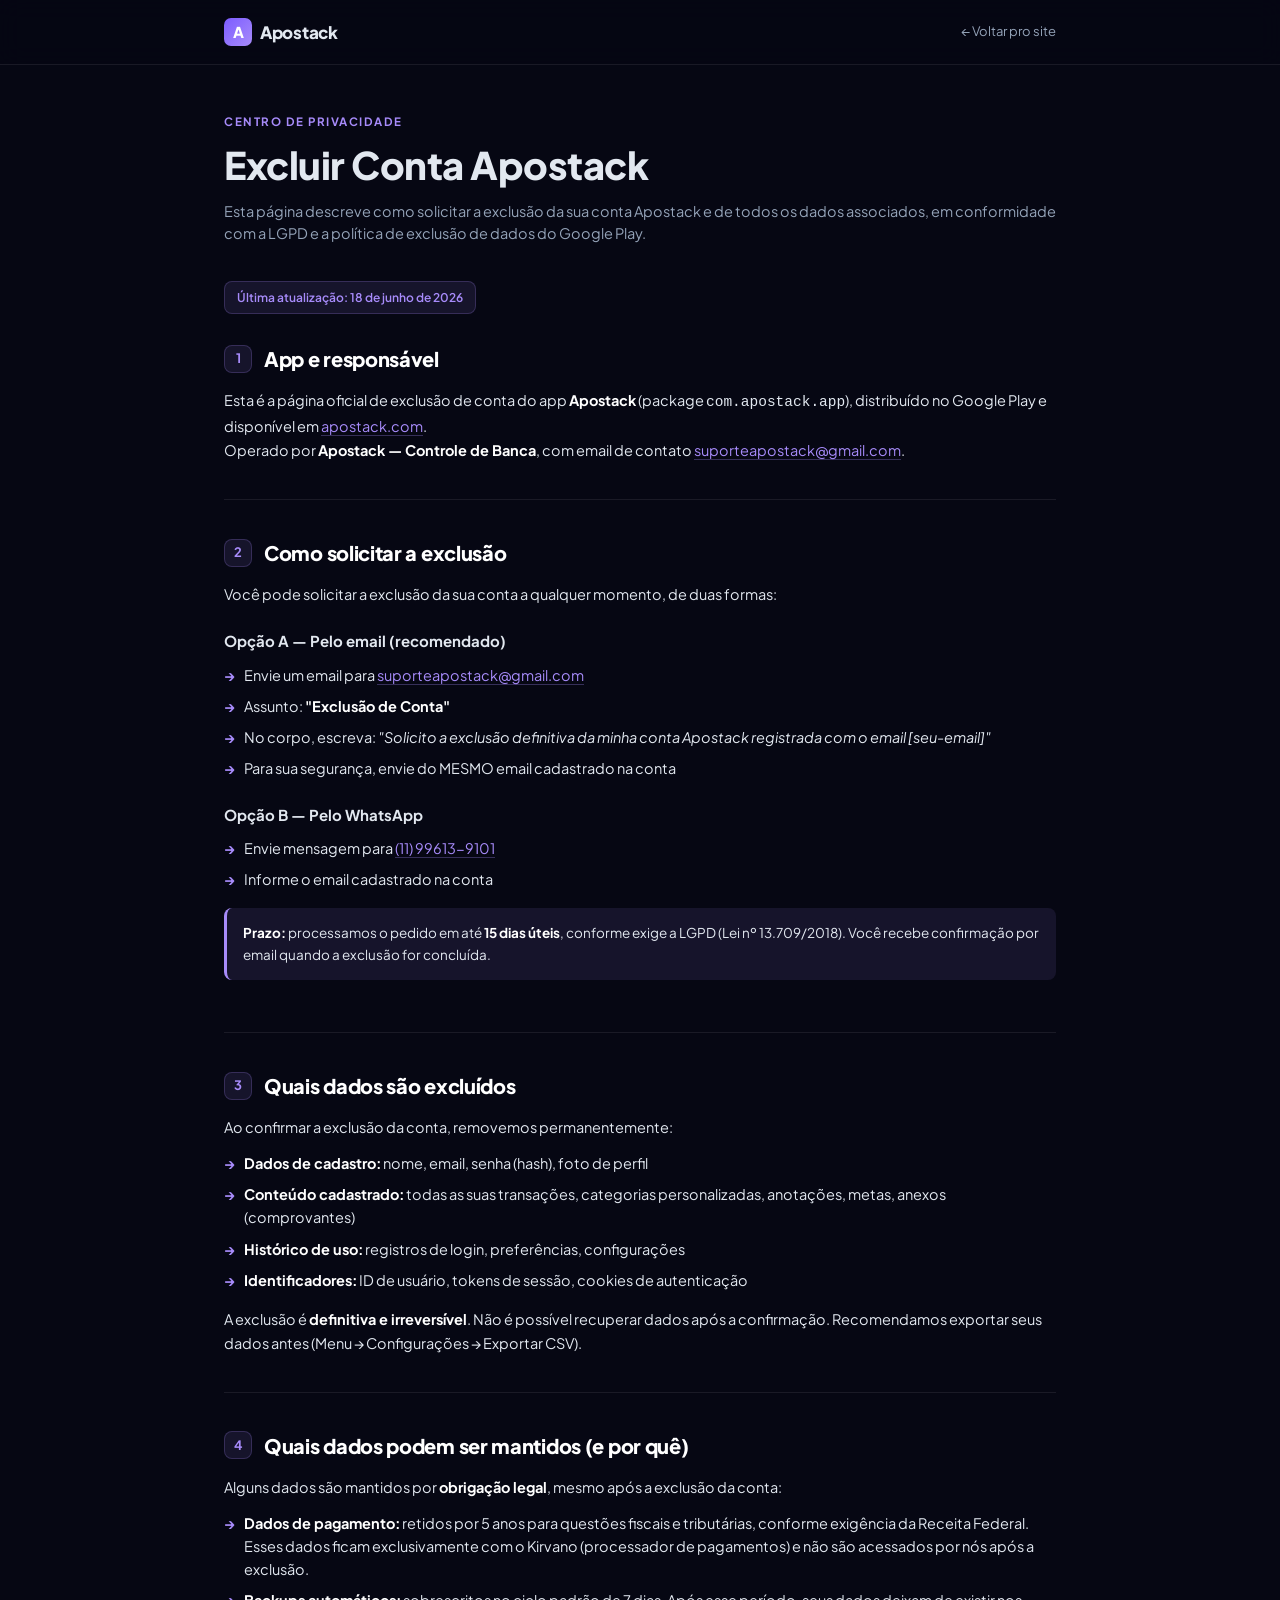
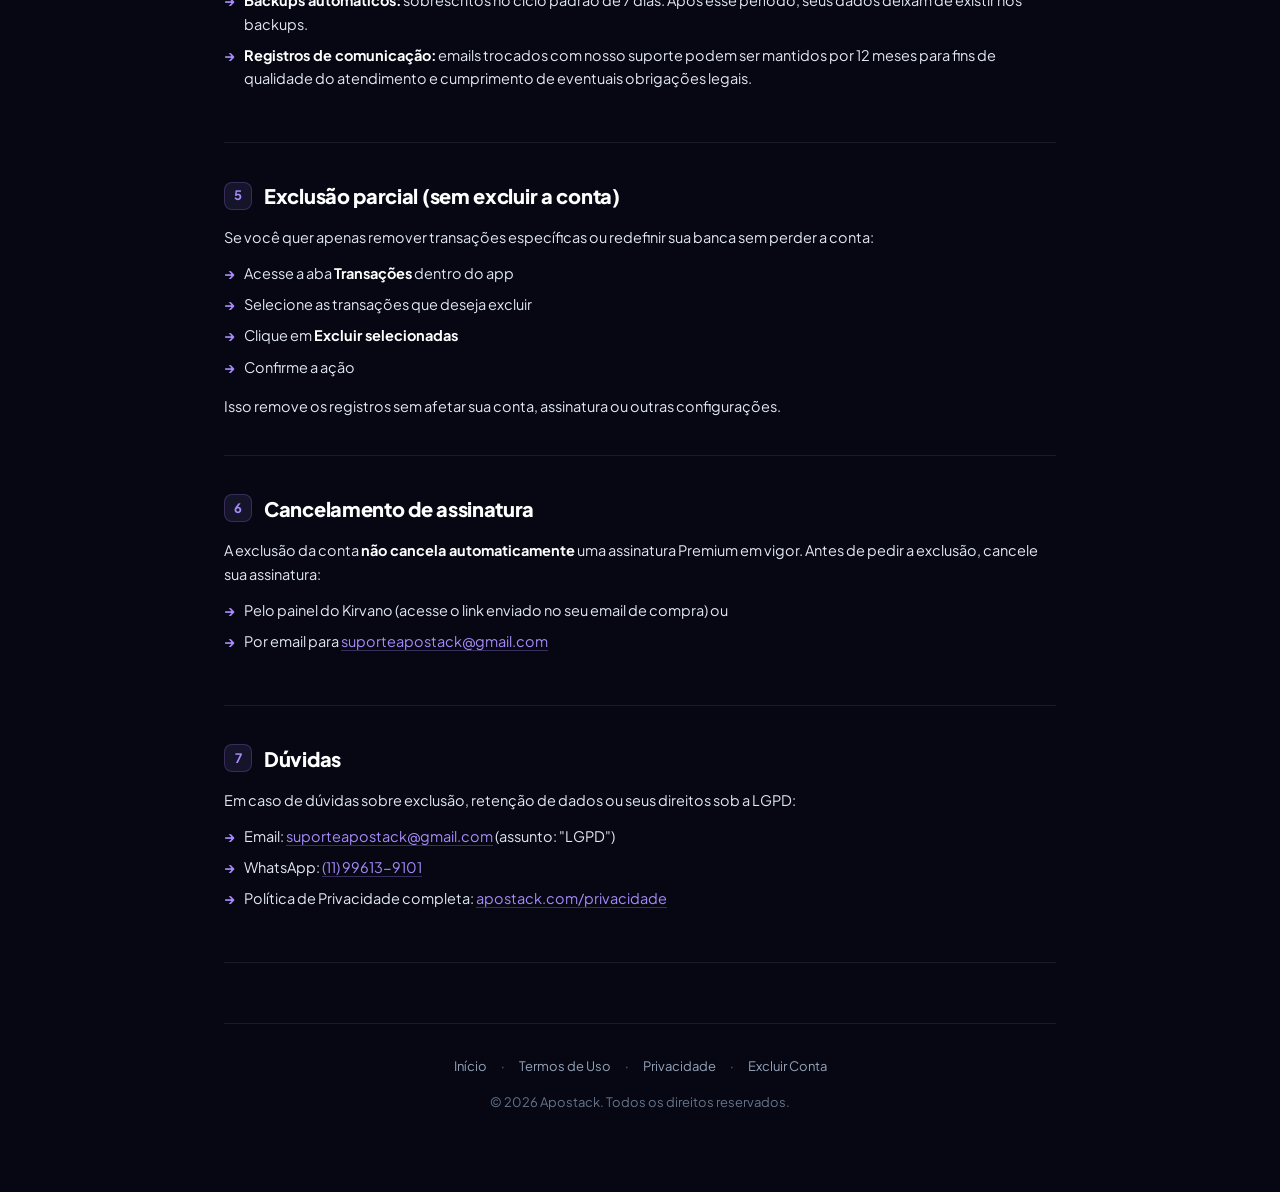
<file: excluir-conta/index.html>
<!DOCTYPE html>
<html lang="pt-BR">
<head>
  <base href="/"/>
  <meta charset="UTF-8"/>
  <meta name="viewport" content="width=device-width, initial-scale=1.0"/>
  <title>Excluir Conta · Apostack</title>
  <meta name="description" content="Como solicitar a exclusao da sua conta Apostack e de todos os dados associados. Conforme a LGPD e a politica de exclusao de dados do Google Play."/>
  <meta http-equiv="Cache-Control" content="no-cache, no-store, must-revalidate"/>
  <meta http-equiv="Pragma" content="no-cache"/>
  <meta http-equiv="Expires" content="0"/>
  <meta http-equiv="X-Content-Type-Options" content="nosniff"/>
  <meta http-equiv="Referrer-Policy" content="strict-origin-when-cross-origin"/>
  <link rel="preconnect" href="https://fonts.googleapis.com"/>
  <link rel="preconnect" href="https://fonts.gstatic.com" crossorigin/>
  <link href="https://fonts.googleapis.com/css2?family=Plus+Jakarta+Sans:wght@400;500;600;700;800&display=swap" rel="stylesheet"/>
  <link rel="stylesheet" href="legal.css?v=224"/>
</head>
<body>

<header class="lg-header">
  <div class="lg-header-inner">
    <a href="/landing" class="lg-logo">
      <div class="lg-logo-mark">A</div>
      Apostack
    </a>
    <a href="/landing" class="lg-back">← Voltar pro site</a>
  </div>
</header>

<main class="lg-wrap">
  <div class="lg-eyebrow">Centro de Privacidade</div>
  <h1 class="lg-title">Excluir Conta Apostack</h1>
  <p class="lg-subtitle">Esta página descreve como solicitar a exclusão da sua conta Apostack e de todos os dados associados, em conformidade com a LGPD e a política de exclusão de dados do Google Play.</p>
  <div class="lg-meta">Última atualização: 18 de junho de 2026</div>

  <section class="lg-section">
    <h2><span class="lg-section-num">1</span>App e responsável</h2>
    <p>
      Esta é a página oficial de exclusão de conta do app <b>Apostack</b> (package <code>com.apostack.app</code>), distribuído no Google Play e disponível em <a href="https://apostack.com">apostack.com</a>.<br>
      Operado por <b>Apostack — Controle de Banca</b>, com email de contato <a href="mailto:suporteapostack@gmail.com">suporteapostack@gmail.com</a>.
    </p>
  </section>

  <section class="lg-section">
    <h2><span class="lg-section-num">2</span>Como solicitar a exclusão</h2>
    <p>Você pode solicitar a exclusão da sua conta a qualquer momento, de duas formas:</p>

    <h3>Opção A — Pelo email (recomendado)</h3>
    <ul>
      <li>Envie um email para <a href="mailto:suporteapostack@gmail.com?subject=Exclus%C3%A3o%20de%20Conta">suporteapostack@gmail.com</a></li>
      <li>Assunto: <b>"Exclusão de Conta"</b></li>
      <li>No corpo, escreva: <i>"Solicito a exclusão definitiva da minha conta Apostack registrada com o email [seu-email]"</i></li>
      <li>Para sua segurança, envie do MESMO email cadastrado na conta</li>
    </ul>

    <h3>Opção B — Pelo WhatsApp</h3>
    <ul>
      <li>Envie mensagem para <a href="https://wa.me/5511996139101?text=Quero%20excluir%20minha%20conta%20Apostack" target="_blank" rel="noopener">(11) 99613-9101</a></li>
      <li>Informe o email cadastrado na conta</li>
    </ul>

    <div class="lg-callout">
      <strong>Prazo:</strong> processamos o pedido em até <b>15 dias úteis</b>, conforme exige a LGPD (Lei nº 13.709/2018). Você recebe confirmação por email quando a exclusão for concluída.
    </div>
  </section>

  <section class="lg-section">
    <h2><span class="lg-section-num">3</span>Quais dados são excluídos</h2>
    <p>Ao confirmar a exclusão da conta, removemos permanentemente:</p>
    <ul>
      <li><b>Dados de cadastro:</b> nome, email, senha (hash), foto de perfil</li>
      <li><b>Conteúdo cadastrado:</b> todas as suas transações, categorias personalizadas, anotações, metas, anexos (comprovantes)</li>
      <li><b>Histórico de uso:</b> registros de login, preferências, configurações</li>
      <li><b>Identificadores:</b> ID de usuário, tokens de sessão, cookies de autenticação</li>
    </ul>
    <p>A exclusão é <b>definitiva e irreversível</b>. Não é possível recuperar dados após a confirmação. Recomendamos exportar seus dados antes (Menu → Configurações → Exportar CSV).</p>
  </section>

  <section class="lg-section">
    <h2><span class="lg-section-num">4</span>Quais dados podem ser mantidos (e por quê)</h2>
    <p>Alguns dados são mantidos por <b>obrigação legal</b>, mesmo após a exclusão da conta:</p>
    <ul>
      <li><b>Dados de pagamento:</b> retidos por 5 anos para questões fiscais e tributárias, conforme exigência da Receita Federal. Esses dados ficam exclusivamente com o Kirvano (processador de pagamentos) e não são acessados por nós após a exclusão.</li>
      <li><b>Backups automáticos:</b> sobrescritos no ciclo padrão de 7 dias. Após esse período, seus dados deixam de existir nos backups.</li>
      <li><b>Registros de comunicação:</b> emails trocados com nosso suporte podem ser mantidos por 12 meses para fins de qualidade do atendimento e cumprimento de eventuais obrigações legais.</li>
    </ul>
  </section>

  <section class="lg-section">
    <h2><span class="lg-section-num">5</span>Exclusão parcial (sem excluir a conta)</h2>
    <p>Se você quer apenas remover transações específicas ou redefinir sua banca sem perder a conta:</p>
    <ul>
      <li>Acesse a aba <b>Transações</b> dentro do app</li>
      <li>Selecione as transações que deseja excluir</li>
      <li>Clique em <b>Excluir selecionadas</b></li>
      <li>Confirme a ação</li>
    </ul>
    <p>Isso remove os registros sem afetar sua conta, assinatura ou outras configurações.</p>
  </section>

  <section class="lg-section">
    <h2><span class="lg-section-num">6</span>Cancelamento de assinatura</h2>
    <p>A exclusão da conta <b>não cancela automaticamente</b> uma assinatura Premium em vigor. Antes de pedir a exclusão, cancele sua assinatura:</p>
    <ul>
      <li>Pelo painel do Kirvano (acesse o link enviado no seu email de compra) ou</li>
      <li>Por email para <a href="mailto:suporteapostack@gmail.com">suporteapostack@gmail.com</a></li>
    </ul>
  </section>

  <section class="lg-section">
    <h2><span class="lg-section-num">7</span>Dúvidas</h2>
    <p>Em caso de dúvidas sobre exclusão, retenção de dados ou seus direitos sob a LGPD:</p>
    <ul>
      <li>Email: <a href="mailto:suporteapostack@gmail.com">suporteapostack@gmail.com</a> (assunto: "LGPD")</li>
      <li>WhatsApp: <a href="https://wa.me/5511996139101" target="_blank" rel="noopener">(11) 99613-9101</a></li>
      <li>Política de Privacidade completa: <a href="/privacidade">apostack.com/privacidade</a></li>
    </ul>
  </section>

  <footer class="lg-footer">
    <a href="/landing">Início</a> ·
    <a href="/termos">Termos de Uso</a> ·
    <a href="/privacidade">Privacidade</a> ·
    <a href="/excluir-conta">Excluir Conta</a>
    <p style="margin-top: 14px">© 2026 Apostack. Todos os direitos reservados.</p>
  </footer>

</main>

</body>
</html>
</file>
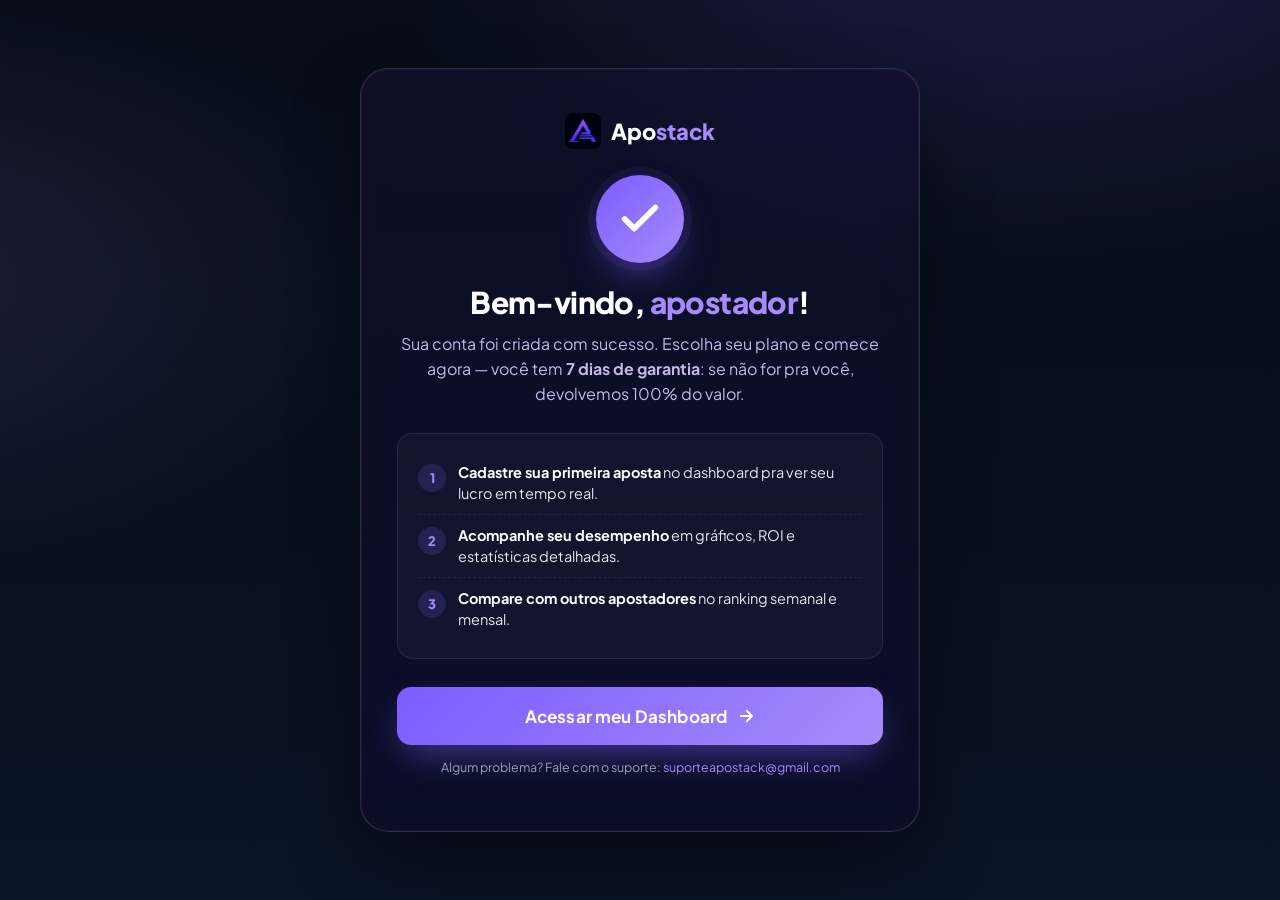
<file: obrigado/index.html>
<!DOCTYPE html>
<html lang="pt-BR">
<head>
<meta charset="UTF-8"/>
<meta name="viewport" content="width=device-width, initial-scale=1.0, viewport-fit=cover"/>
<meta name="theme-color" content="#060d18"/>
<meta name="robots" content="noindex, nofollow"/>
<meta http-equiv="Cache-Control" content="no-cache, no-store, must-revalidate"/>
<meta http-equiv="Pragma" content="no-cache"/>
<meta http-equiv="Expires" content="0"/>
<title>Bem-vindo ao Apostack — Conta criada</title>
<link rel="icon" type="image/png" href="/brand/icon.png"/>
<link rel="apple-touch-icon" href="/brand/icon.png"/>

<!-- Meta Pixel + CompleteRegistration -->
<script>
!function(f,b,e,v,n,t,s)
{if(f.fbq)return;n=f.fbq=function(){n.callMethod?
n.callMethod.apply(n,arguments):n.queue.push(arguments)};
if(!f._fbq)f._fbq=n;n.push=n;n.loaded=!0;n.version='2.0';
n.queue=[];t=b.createElement(e);t.async=!0;
t.src=v;s=b.getElementsByTagName(e)[0];
s.parentNode.insertBefore(t,s)}(window, document,'script',
'https://connect.facebook.net/en_US/fbevents.js');
fbq('init', '1544323920387920');
fbq('track', 'PageView');
fbq('track', 'CompleteRegistration', { content_name: 'Apostack signup', status: 'success' });
</script>
<noscript><img height="1" width="1" style="display:none"
src="https://www.facebook.com/tr?id=1544323920387920&ev=PageView&noscript=1"/></noscript>

<link rel="preconnect" href="https://fonts.googleapis.com"/>
<link rel="preconnect" href="https://fonts.gstatic.com" crossorigin/>
<link href="https://fonts.googleapis.com/css2?family=Plus+Jakarta+Sans:wght@400;500;600;700;800&display=swap" rel="stylesheet"/>

<style>
  *,*::before,*::after{box-sizing:border-box}
  html,body{margin:0;padding:0;background:#060d18;color:#e2e8f0;font-family:'Plus Jakarta Sans',system-ui,-apple-system,sans-serif;min-height:100%;-webkit-font-smoothing:antialiased}
  body{
    background:
      radial-gradient(1100px 600px at 80% -10%, rgba(124,92,255,0.18), transparent 60%),
      radial-gradient(900px 500px at -10% 30%, rgba(167,139,250,0.12), transparent 60%),
      linear-gradient(180deg, #060d18 0%, #0a1226 100%);
    min-height:100vh;
    display:flex;
    align-items:center;
    justify-content:center;
    padding:32px 20px;
  }
  .ty-card{
    width:100%;
    max-width:560px;
    background:linear-gradient(180deg, rgba(20,15,40,0.7), rgba(15,12,30,0.55));
    border:1px solid rgba(167,139,250,0.22);
    border-radius:28px;
    padding:44px 36px;
    backdrop-filter:saturate(180%) blur(20px);
    -webkit-backdrop-filter:saturate(180%) blur(20px);
    box-shadow:0 30px 80px -20px rgba(0,0,0,0.7), 0 0 0 1px rgba(255,255,255,0.04) inset;
    text-align:center;
    animation:tyIn .8s cubic-bezier(.16,1,.3,1) both;
  }
  @keyframes tyIn{
    from{opacity:0;transform:translateY(20px) scale(.98)}
    to  {opacity:1;transform:translateY(0)    scale(1)}
  }
  .ty-logo{
    display:inline-flex;align-items:center;gap:10px;
    font-size:22px;font-weight:800;color:#fff;
    text-decoration:none;
    margin-bottom:8px;
  }
  .ty-logo img{width:36px;height:36px;border-radius:8px;object-fit:contain}
  .ty-logo-text{display:inline-block;font-weight:800}
  .ty-logo-text b{color:#a78bfa;font-weight:800}
  .ty-check{
    width:88px;height:88px;
    border-radius:50%;
    background:linear-gradient(135deg, #7c5cff, #a78bfa);
    display:flex;align-items:center;justify-content:center;
    margin:18px auto 22px;
    box-shadow:0 18px 40px -12px rgba(124,92,255,0.6), 0 0 0 8px rgba(124,92,255,0.08);
    animation:tyPop .9s cubic-bezier(.18,1.4,.4,1) both;
  }
  @keyframes tyPop{
    from{transform:scale(0) rotate(-30deg);opacity:0}
    to{transform:scale(1) rotate(0);opacity:1}
  }
  .ty-check svg{width:46px;height:46px;color:#fff}
  .ty-eyebrow{
    display:inline-block;
    font-size:12.5px;font-weight:600;
    color:#a78bfa;
    letter-spacing:0.06em;text-transform:uppercase;
    background:rgba(124,92,255,0.10);
    border:1px solid rgba(167,139,250,0.22);
    padding:6px 14px;border-radius:999px;
    margin:0 auto 14px;
    line-height:1.3;
  }
  .ty-title{
    font-size:30px;line-height:1.18;font-weight:800;color:#fff;
    margin:0 0 12px;letter-spacing:-0.02em;
  }
  .ty-title b{color:#a78bfa;font-weight:800}
  .ty-sub{
    font-size:16px;color:#c4b8e8;
    margin:0 0 26px;line-height:1.55;
  }
  .ty-steps{
    text-align:left;
    background:rgba(255,255,255,0.03);
    border:1px solid rgba(167,139,250,0.14);
    border-radius:16px;
    padding:18px 20px;
    margin:0 0 28px;
  }
  .ty-step{
    display:flex;align-items:flex-start;gap:12px;
    padding:10px 0;
    border-bottom:1px dashed rgba(167,139,250,0.12);
  }
  .ty-step:last-child{border-bottom:0}
  .ty-step-num{
    flex:0 0 28px;height:28px;border-radius:50%;
    background:rgba(124,92,255,0.18);
    color:#a78bfa;font-weight:800;font-size:13px;
    display:flex;align-items:center;justify-content:center;
    margin-top:2px;
  }
  .ty-step-text{font-size:14.5px;line-height:1.45;color:#e2e8f0}
  .ty-step-text b{color:#fff}
  .ty-cta{
    display:inline-flex;align-items:center;justify-content:center;gap:10px;
    width:100%;
    padding:18px 28px;
    background:linear-gradient(135deg, #7c5cff, #a78bfa);
    color:#fff;
    font-size:17px;font-weight:700;
    border:none;border-radius:14px;
    cursor:pointer;text-decoration:none;
    box-shadow:0 14px 36px -10px rgba(124,92,255,0.6);
    transition:transform .15s ease, box-shadow .15s ease, filter .15s ease;
    letter-spacing:0.01em;
  }
  .ty-cta:hover{transform:translateY(-1px);filter:brightness(1.06);box-shadow:0 20px 44px -10px rgba(124,92,255,0.75)}
  .ty-cta:active{transform:translateY(0)}
  .ty-cta svg{width:18px;height:18px}
  .ty-hint{
    margin-top:14px;font-size:12.5px;color:#94a3b8;
  }
  .ty-hint a{color:#a78bfa;text-decoration:none}
  .ty-hint a:hover{text-decoration:underline}
  @media (max-width:480px){
    .ty-card{padding:32px 22px;border-radius:22px}
    .ty-title{font-size:24px}
    .ty-sub{font-size:14.5px}
    .ty-check{width:72px;height:72px;margin:12px auto 18px}
    .ty-check svg{width:38px;height:38px}
    .ty-cta{padding:16px 22px;font-size:15.5px}
  }
</style>
</head>
<body>

<div class="ty-card" role="main">
  <a href="/landing" class="ty-logo" aria-label="Apostack">
    <img src="/brand/icon.png" alt=""/>
    <span class="ty-logo-text">Apo<b>stack</b></span>
  </a>

  <div class="ty-check" aria-hidden="true">
    <svg viewBox="0 0 24 24" fill="none" stroke="currentColor" stroke-width="3" stroke-linecap="round" stroke-linejoin="round">
      <polyline points="20 6 9 17 4 12"/>
    </svg>
  </div>

  <h1 class="ty-title">Bem-vindo, <b id="tyName">apostador</b>!</h1>
  <p class="ty-sub">Sua conta foi criada com sucesso. Escolha seu plano e comece agora — você tem <b>7 dias de garantia</b>: se não for pra você, devolvemos 100% do valor.</p>

  <div class="ty-steps">
    <div class="ty-step">
      <div class="ty-step-num">1</div>
      <div class="ty-step-text"><b>Cadastre sua primeira aposta</b> no dashboard pra ver seu lucro em tempo real.</div>
    </div>
    <div class="ty-step">
      <div class="ty-step-num">2</div>
      <div class="ty-step-text"><b>Acompanhe seu desempenho</b> em gráficos, ROI e estatísticas detalhadas.</div>
    </div>
    <div class="ty-step">
      <div class="ty-step-num">3</div>
      <div class="ty-step-text"><b>Compare com outros apostadores</b> no ranking semanal e mensal.</div>
    </div>
  </div>

  <a href="/" class="ty-cta" id="tyCta">
    Acessar meu Dashboard
    <svg viewBox="0 0 24 24" fill="none" stroke="currentColor" stroke-width="2.5" stroke-linecap="round" stroke-linejoin="round">
      <path d="M5 12h14M13 5l7 7-7 7"/>
    </svg>
  </a>

  <p class="ty-hint">Algum problema? Fale com o suporte: <a href="mailto:suporteapostack@gmail.com">suporteapostack@gmail.com</a></p>
</div>

<script>
  // Pega o nome salvo no signup (sessionStorage) e personaliza
  try {
    var n = (sessionStorage.getItem('apostack-signup-name') || '').trim();
    if (n) {
      // Primeiro nome apenas, capitaliza
      var first = n.split(/\s+/)[0];
      if (first) {
        first = first.charAt(0).toUpperCase() + first.slice(1).toLowerCase();
        document.getElementById('tyName').textContent = first;
      }
    }
  } catch(e){}

  // Auto-redirect pra dashboard apos 12s (caso usuario nao clique)
  // Permite cancelar movendo o mouse / interagindo
  var redirectMs = 12000;
  var autoTimer = setTimeout(function(){
    window.location.href = '/';
  }, redirectMs);
  ['mousemove','keydown','touchstart','scroll'].forEach(function(ev){
    window.addEventListener(ev, function once(){
      clearTimeout(autoTimer);
      window.removeEventListener(ev, once);
    }, { once: true, passive: true });
  });
</script>

</body>
</html>
</file>
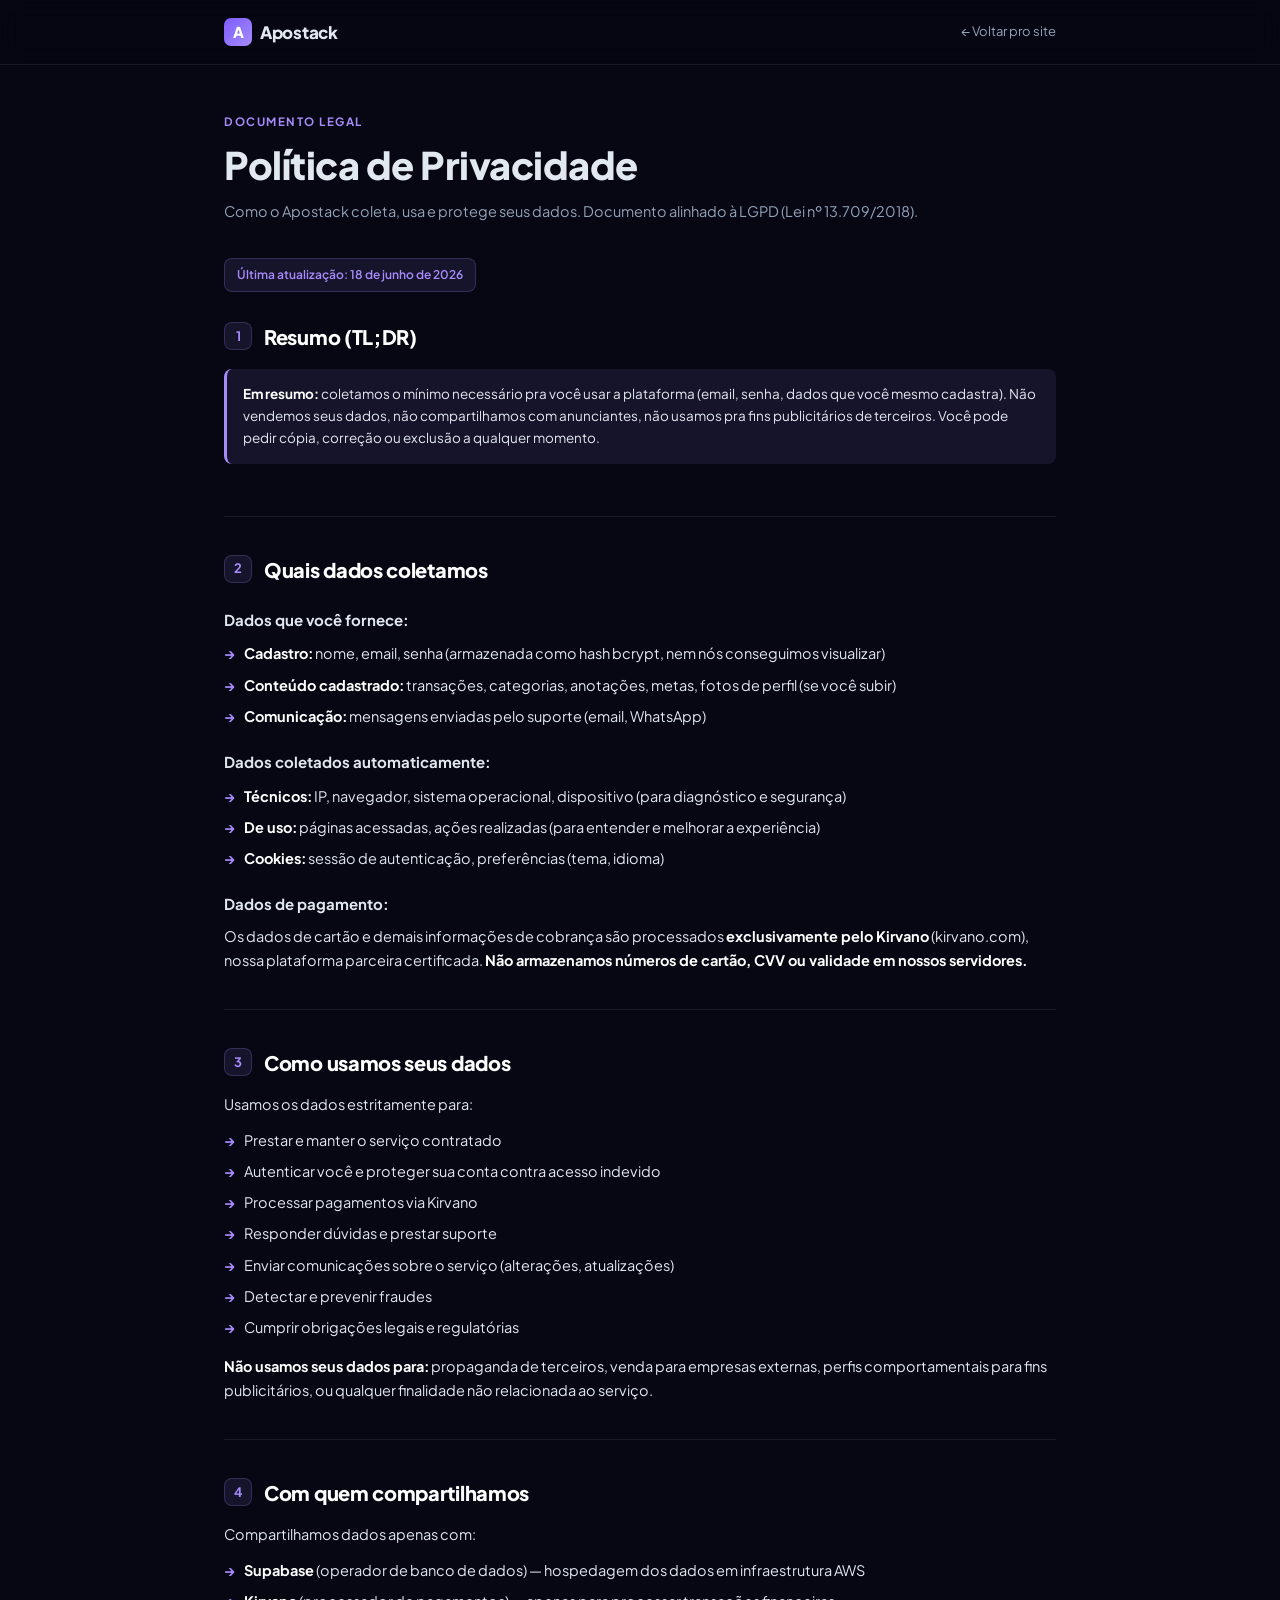
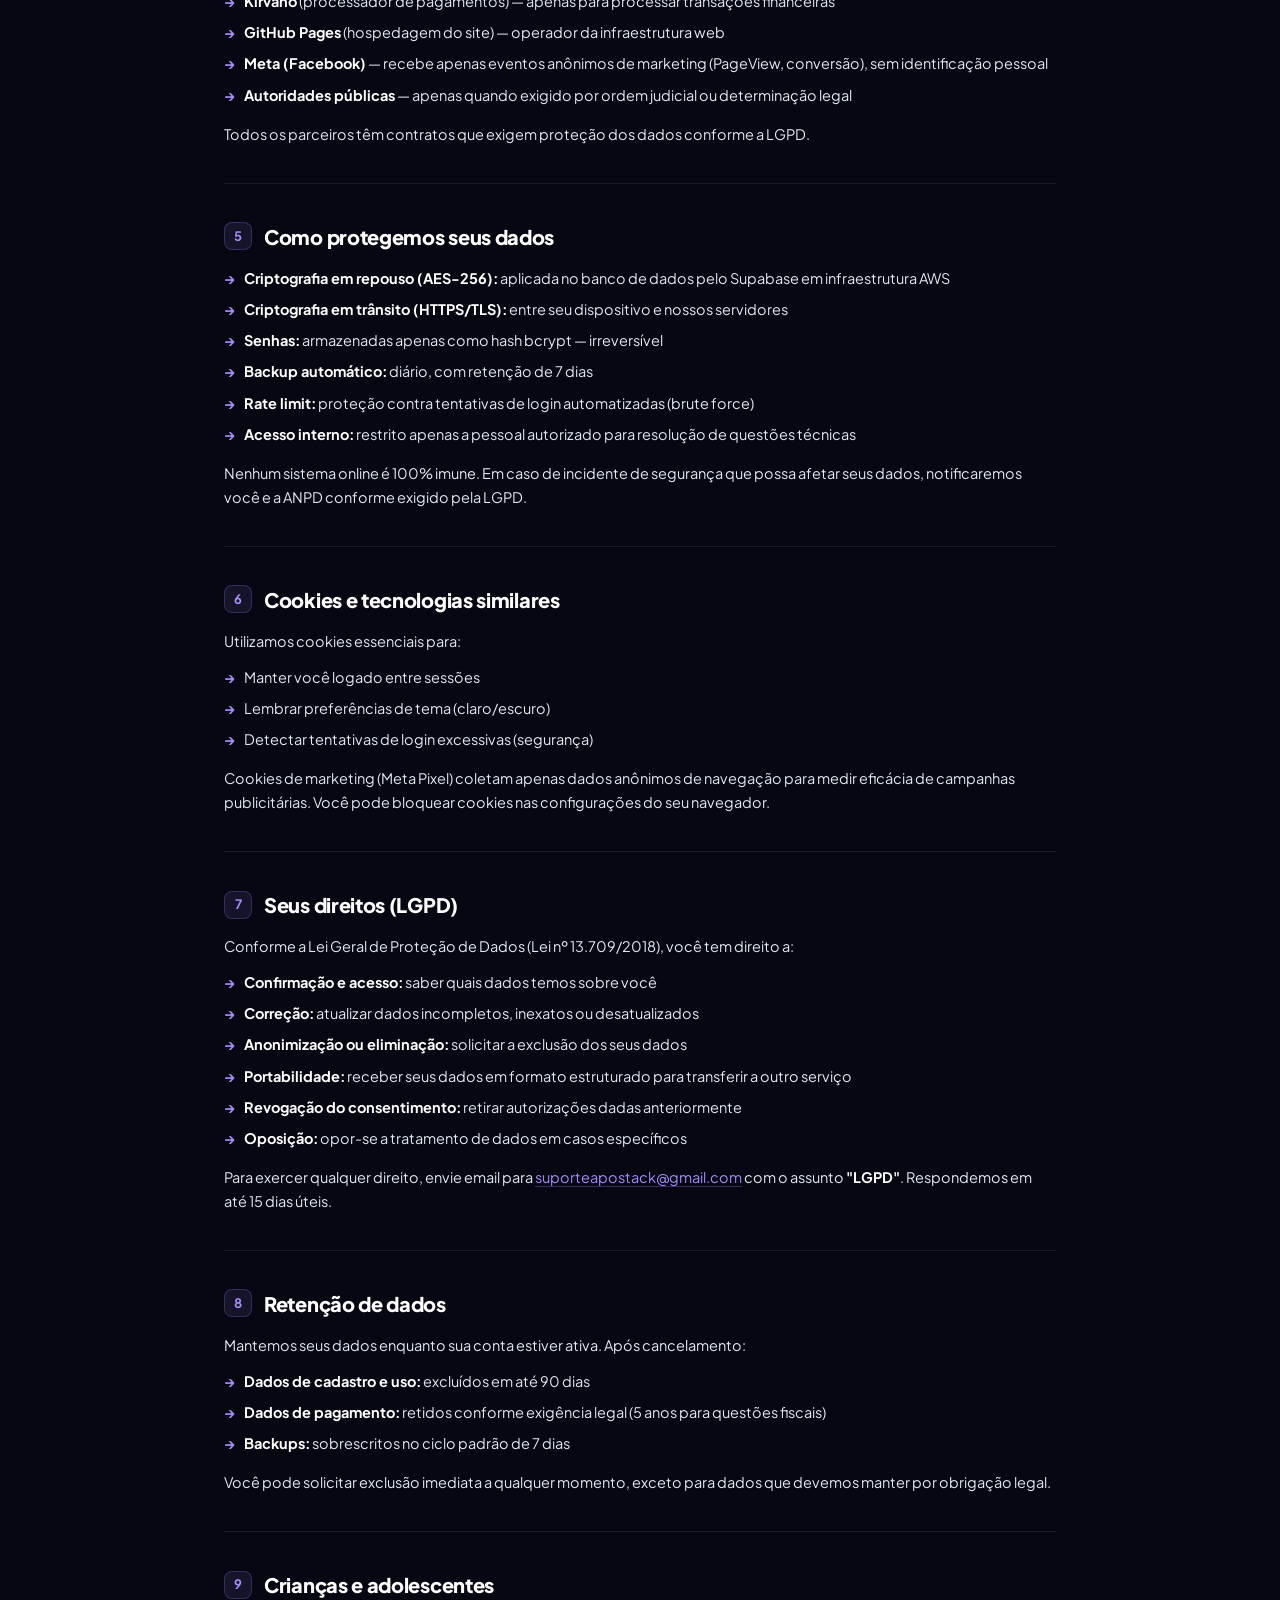
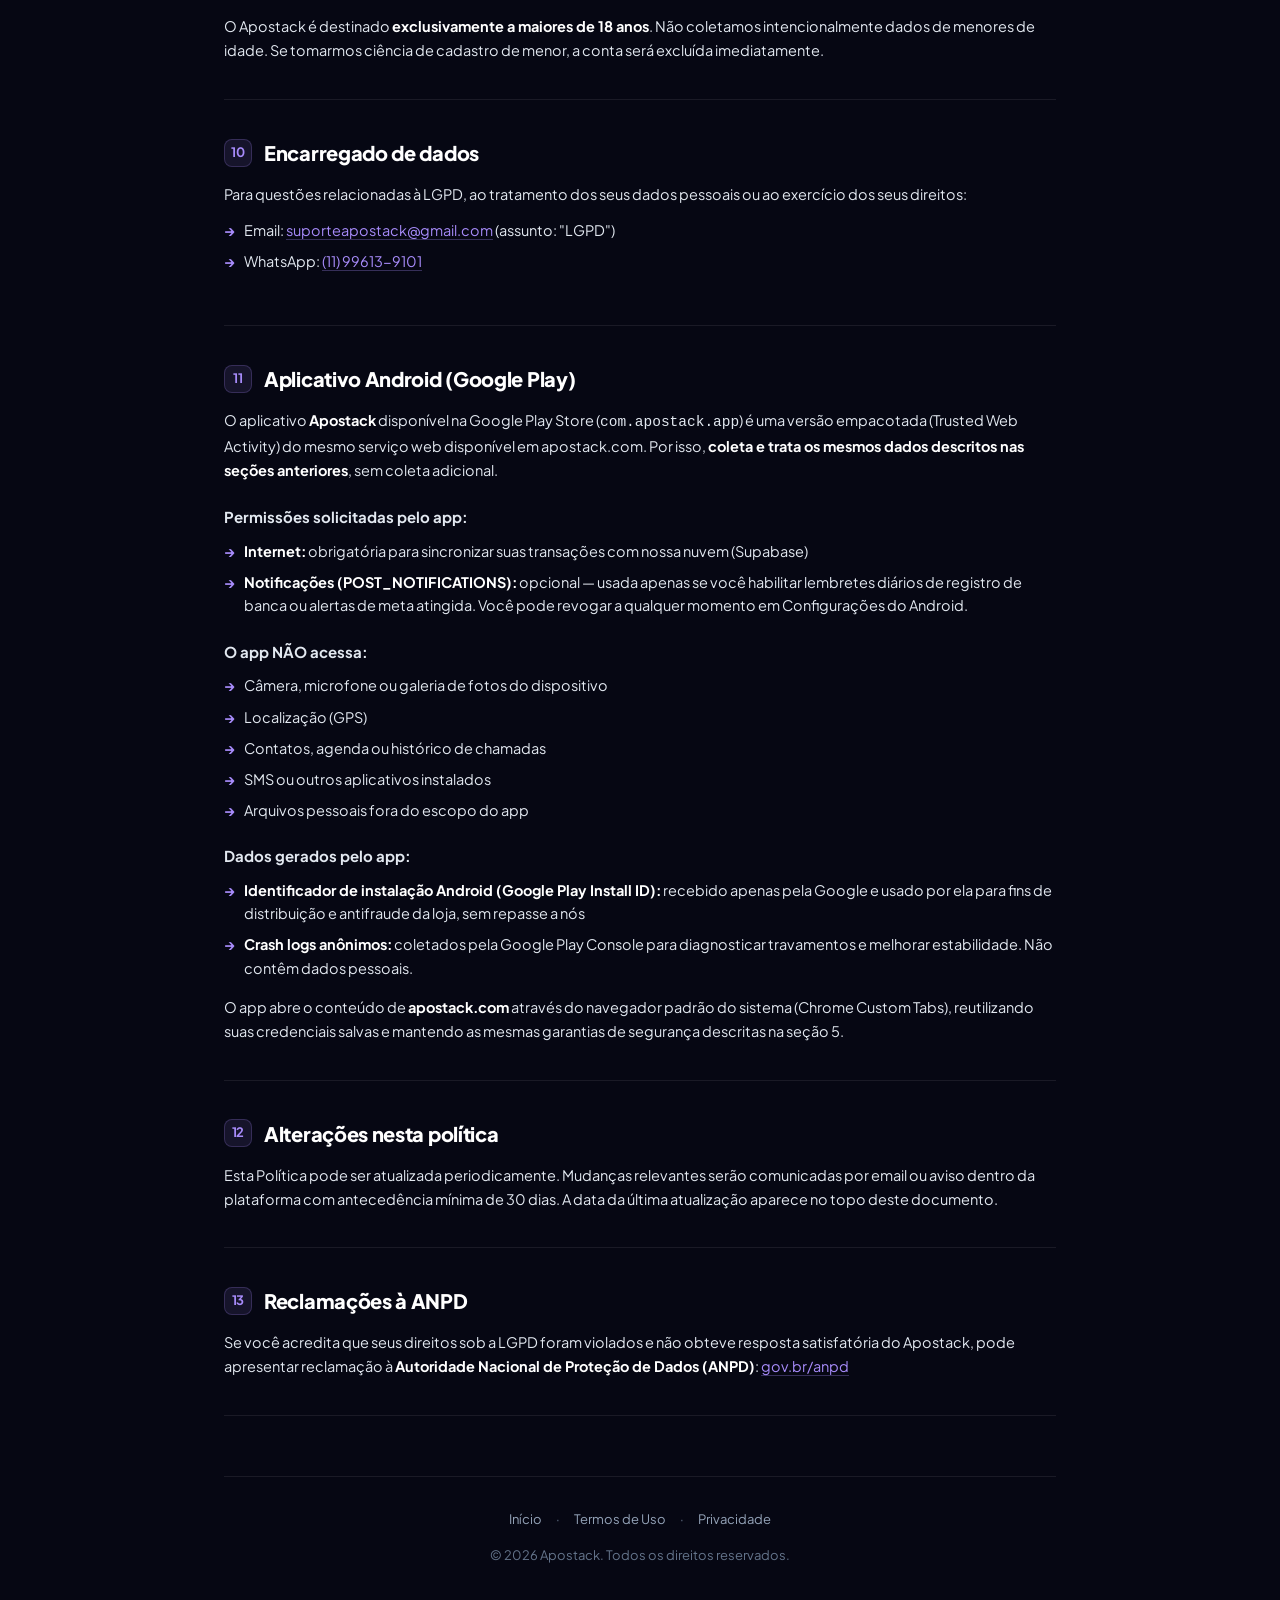
<file: privacidade/index.html>
<!DOCTYPE html>
<html lang="pt-BR">
<head>
  <base href="/"/>
  <meta charset="UTF-8"/>
  <meta name="viewport" content="width=device-width, initial-scale=1.0"/>
  <title>Política de Privacidade · Apostack</title>
  <meta name="description" content="Como o Apostack coleta, usa, armazena e protege seus dados pessoais. Política em conformidade com a LGPD."/>
  <meta http-equiv="Cache-Control" content="no-cache, no-store, must-revalidate"/>
  <meta http-equiv="Pragma" content="no-cache"/>
  <meta http-equiv="Expires" content="0"/>
  <meta http-equiv="X-Content-Type-Options" content="nosniff"/>
  <meta http-equiv="Referrer-Policy" content="strict-origin-when-cross-origin"/>
  <link rel="preconnect" href="https://fonts.googleapis.com"/>
  <link rel="preconnect" href="https://fonts.gstatic.com" crossorigin/>
  <link href="https://fonts.googleapis.com/css2?family=Plus+Jakarta+Sans:wght@400;500;600;700;800&display=swap" rel="stylesheet"/>
  <link rel="stylesheet" href="legal.css?v=224"/>
</head>
<body>

<header class="lg-header">
  <div class="lg-header-inner">
    <a href="/landing" class="lg-logo">
      <div class="lg-logo-mark">A</div>
      Apostack
    </a>
    <a href="/landing" class="lg-back">← Voltar pro site</a>
  </div>
</header>

<main class="lg-wrap">
  <div class="lg-eyebrow">Documento legal</div>
  <h1 class="lg-title">Política de Privacidade</h1>
  <p class="lg-subtitle">Como o Apostack coleta, usa e protege seus dados. Documento alinhado à LGPD (Lei nº 13.709/2018).</p>
  <div class="lg-meta">Última atualização: 18 de junho de 2026</div>

  <section class="lg-section">
    <h2><span class="lg-section-num">1</span>Resumo (TL;DR)</h2>
    <div class="lg-callout">
      <strong>Em resumo:</strong> coletamos o mínimo necessário pra você usar a plataforma (email, senha, dados que você mesmo cadastra). Não vendemos seus dados, não compartilhamos com anunciantes, não usamos pra fins publicitários de terceiros. Você pode pedir cópia, correção ou exclusão a qualquer momento.
    </div>
  </section>

  <section class="lg-section">
    <h2><span class="lg-section-num">2</span>Quais dados coletamos</h2>

    <h3>Dados que você fornece:</h3>
    <ul>
      <li><b>Cadastro:</b> nome, email, senha (armazenada como hash bcrypt, nem nós conseguimos visualizar)</li>
      <li><b>Conteúdo cadastrado:</b> transações, categorias, anotações, metas, fotos de perfil (se você subir)</li>
      <li><b>Comunicação:</b> mensagens enviadas pelo suporte (email, WhatsApp)</li>
    </ul>

    <h3>Dados coletados automaticamente:</h3>
    <ul>
      <li><b>Técnicos:</b> IP, navegador, sistema operacional, dispositivo (para diagnóstico e segurança)</li>
      <li><b>De uso:</b> páginas acessadas, ações realizadas (para entender e melhorar a experiência)</li>
      <li><b>Cookies:</b> sessão de autenticação, preferências (tema, idioma)</li>
    </ul>

    <h3>Dados de pagamento:</h3>
    <p>Os dados de cartão e demais informações de cobrança são processados <b>exclusivamente pelo Kirvano</b> (kirvano.com), nossa plataforma parceira certificada. <b>Não armazenamos números de cartão, CVV ou validade em nossos servidores.</b></p>
  </section>

  <section class="lg-section">
    <h2><span class="lg-section-num">3</span>Como usamos seus dados</h2>
    <p>Usamos os dados estritamente para:</p>
    <ul>
      <li>Prestar e manter o serviço contratado</li>
      <li>Autenticar você e proteger sua conta contra acesso indevido</li>
      <li>Processar pagamentos via Kirvano</li>
      <li>Responder dúvidas e prestar suporte</li>
      <li>Enviar comunicações sobre o serviço (alterações, atualizações)</li>
      <li>Detectar e prevenir fraudes</li>
      <li>Cumprir obrigações legais e regulatórias</li>
    </ul>
    <p><b>Não usamos seus dados para:</b> propaganda de terceiros, venda para empresas externas, perfis comportamentais para fins publicitários, ou qualquer finalidade não relacionada ao serviço.</p>
  </section>

  <section class="lg-section">
    <h2><span class="lg-section-num">4</span>Com quem compartilhamos</h2>
    <p>Compartilhamos dados apenas com:</p>
    <ul>
      <li><b>Supabase</b> (operador de banco de dados) — hospedagem dos dados em infraestrutura AWS</li>
      <li><b>Kirvano</b> (processador de pagamentos) — apenas para processar transações financeiras</li>
      <li><b>GitHub Pages</b> (hospedagem do site) — operador da infraestrutura web</li>
      <li><b>Meta (Facebook)</b> — recebe apenas eventos anônimos de marketing (PageView, conversão), sem identificação pessoal</li>
      <li><b>Autoridades públicas</b> — apenas quando exigido por ordem judicial ou determinação legal</li>
    </ul>
    <p>Todos os parceiros têm contratos que exigem proteção dos dados conforme a LGPD.</p>
  </section>

  <section class="lg-section">
    <h2><span class="lg-section-num">5</span>Como protegemos seus dados</h2>
    <ul>
      <li><b>Criptografia em repouso (AES-256):</b> aplicada no banco de dados pelo Supabase em infraestrutura AWS</li>
      <li><b>Criptografia em trânsito (HTTPS/TLS):</b> entre seu dispositivo e nossos servidores</li>
      <li><b>Senhas:</b> armazenadas apenas como hash bcrypt — irreversível</li>
      <li><b>Backup automático:</b> diário, com retenção de 7 dias</li>
      <li><b>Rate limit:</b> proteção contra tentativas de login automatizadas (brute force)</li>
      <li><b>Acesso interno:</b> restrito apenas a pessoal autorizado para resolução de questões técnicas</li>
    </ul>
    <p>Nenhum sistema online é 100% imune. Em caso de incidente de segurança que possa afetar seus dados, notificaremos você e a ANPD conforme exigido pela LGPD.</p>
  </section>

  <section class="lg-section">
    <h2><span class="lg-section-num">6</span>Cookies e tecnologias similares</h2>
    <p>Utilizamos cookies essenciais para:</p>
    <ul>
      <li>Manter você logado entre sessões</li>
      <li>Lembrar preferências de tema (claro/escuro)</li>
      <li>Detectar tentativas de login excessivas (segurança)</li>
    </ul>
    <p>Cookies de marketing (Meta Pixel) coletam apenas dados anônimos de navegação para medir eficácia de campanhas publicitárias. Você pode bloquear cookies nas configurações do seu navegador.</p>
  </section>

  <section class="lg-section">
    <h2><span class="lg-section-num">7</span>Seus direitos (LGPD)</h2>
    <p>Conforme a Lei Geral de Proteção de Dados (Lei nº 13.709/2018), você tem direito a:</p>
    <ul>
      <li><b>Confirmação e acesso:</b> saber quais dados temos sobre você</li>
      <li><b>Correção:</b> atualizar dados incompletos, inexatos ou desatualizados</li>
      <li><b>Anonimização ou eliminação:</b> solicitar a exclusão dos seus dados</li>
      <li><b>Portabilidade:</b> receber seus dados em formato estruturado para transferir a outro serviço</li>
      <li><b>Revogação do consentimento:</b> retirar autorizações dadas anteriormente</li>
      <li><b>Oposição:</b> opor-se a tratamento de dados em casos específicos</li>
    </ul>
    <p>Para exercer qualquer direito, envie email para <a href="mailto:suporteapostack@gmail.com">suporteapostack@gmail.com</a> com o assunto <b>"LGPD"</b>. Respondemos em até 15 dias úteis.</p>
  </section>

  <section class="lg-section">
    <h2><span class="lg-section-num">8</span>Retenção de dados</h2>
    <p>Mantemos seus dados enquanto sua conta estiver ativa. Após cancelamento:</p>
    <ul>
      <li><b>Dados de cadastro e uso:</b> excluídos em até 90 dias</li>
      <li><b>Dados de pagamento:</b> retidos conforme exigência legal (5 anos para questões fiscais)</li>
      <li><b>Backups:</b> sobrescritos no ciclo padrão de 7 dias</li>
    </ul>
    <p>Você pode solicitar exclusão imediata a qualquer momento, exceto para dados que devemos manter por obrigação legal.</p>
  </section>

  <section class="lg-section">
    <h2><span class="lg-section-num">9</span>Crianças e adolescentes</h2>
    <p>O Apostack é destinado <b>exclusivamente a maiores de 18 anos</b>. Não coletamos intencionalmente dados de menores de idade. Se tomarmos ciência de cadastro de menor, a conta será excluída imediatamente.</p>
  </section>

  <section class="lg-section">
    <h2><span class="lg-section-num">10</span>Encarregado de dados</h2>
    <p>Para questões relacionadas à LGPD, ao tratamento dos seus dados pessoais ou ao exercício dos seus direitos:</p>
    <ul>
      <li>Email: <a href="mailto:suporteapostack@gmail.com">suporteapostack@gmail.com</a> (assunto: "LGPD")</li>
      <li>WhatsApp: <a href="https://wa.me/5511996139101" target="_blank" rel="noopener">(11) 99613-9101</a></li>
    </ul>
  </section>

  <section class="lg-section">
    <h2><span class="lg-section-num">11</span>Aplicativo Android (Google Play)</h2>
    <p>O aplicativo <b>Apostack</b> disponível na Google Play Store (<code>com.apostack.app</code>) é uma versão empacotada (Trusted Web Activity) do mesmo serviço web disponível em apostack.com. Por isso, <b>coleta e trata os mesmos dados descritos nas seções anteriores</b>, sem coleta adicional.</p>

    <h3>Permissões solicitadas pelo app:</h3>
    <ul>
      <li><b>Internet:</b> obrigatória para sincronizar suas transações com nossa nuvem (Supabase)</li>
      <li><b>Notificações (POST_NOTIFICATIONS):</b> opcional — usada apenas se você habilitar lembretes diários de registro de banca ou alertas de meta atingida. Você pode revogar a qualquer momento em Configurações do Android.</li>
    </ul>

    <h3>O app NÃO acessa:</h3>
    <ul>
      <li>Câmera, microfone ou galeria de fotos do dispositivo</li>
      <li>Localização (GPS)</li>
      <li>Contatos, agenda ou histórico de chamadas</li>
      <li>SMS ou outros aplicativos instalados</li>
      <li>Arquivos pessoais fora do escopo do app</li>
    </ul>

    <h3>Dados gerados pelo app:</h3>
    <ul>
      <li><b>Identificador de instalação Android (Google Play Install ID):</b> recebido apenas pela Google e usado por ela para fins de distribuição e antifraude da loja, sem repasse a nós</li>
      <li><b>Crash logs anônimos:</b> coletados pela Google Play Console para diagnosticar travamentos e melhorar estabilidade. Não contêm dados pessoais.</li>
    </ul>

    <p>O app abre o conteúdo de <b>apostack.com</b> através do navegador padrão do sistema (Chrome Custom Tabs), reutilizando suas credenciais salvas e mantendo as mesmas garantias de segurança descritas na seção 5.</p>
  </section>

  <section class="lg-section">
    <h2><span class="lg-section-num">12</span>Alterações nesta política</h2>
    <p>Esta Política pode ser atualizada periodicamente. Mudanças relevantes serão comunicadas por email ou aviso dentro da plataforma com antecedência mínima de 30 dias. A data da última atualização aparece no topo deste documento.</p>
  </section>

  <section class="lg-section">
    <h2><span class="lg-section-num">13</span>Reclamações à ANPD</h2>
    <p>Se você acredita que seus direitos sob a LGPD foram violados e não obteve resposta satisfatória do Apostack, pode apresentar reclamação à <b>Autoridade Nacional de Proteção de Dados (ANPD)</b>: <a href="https://www.gov.br/anpd/pt-br" target="_blank" rel="noopener">gov.br/anpd</a></p>
  </section>

  <footer class="lg-footer">
    <a href="/landing">Início</a> ·
    <a href="/termos">Termos de Uso</a> ·
    <a href="/privacidade">Privacidade</a>
    <p style="margin-top: 14px">© 2026 Apostack. Todos os direitos reservados.</p>
  </footer>

</main>

</body>
</html>
</file>
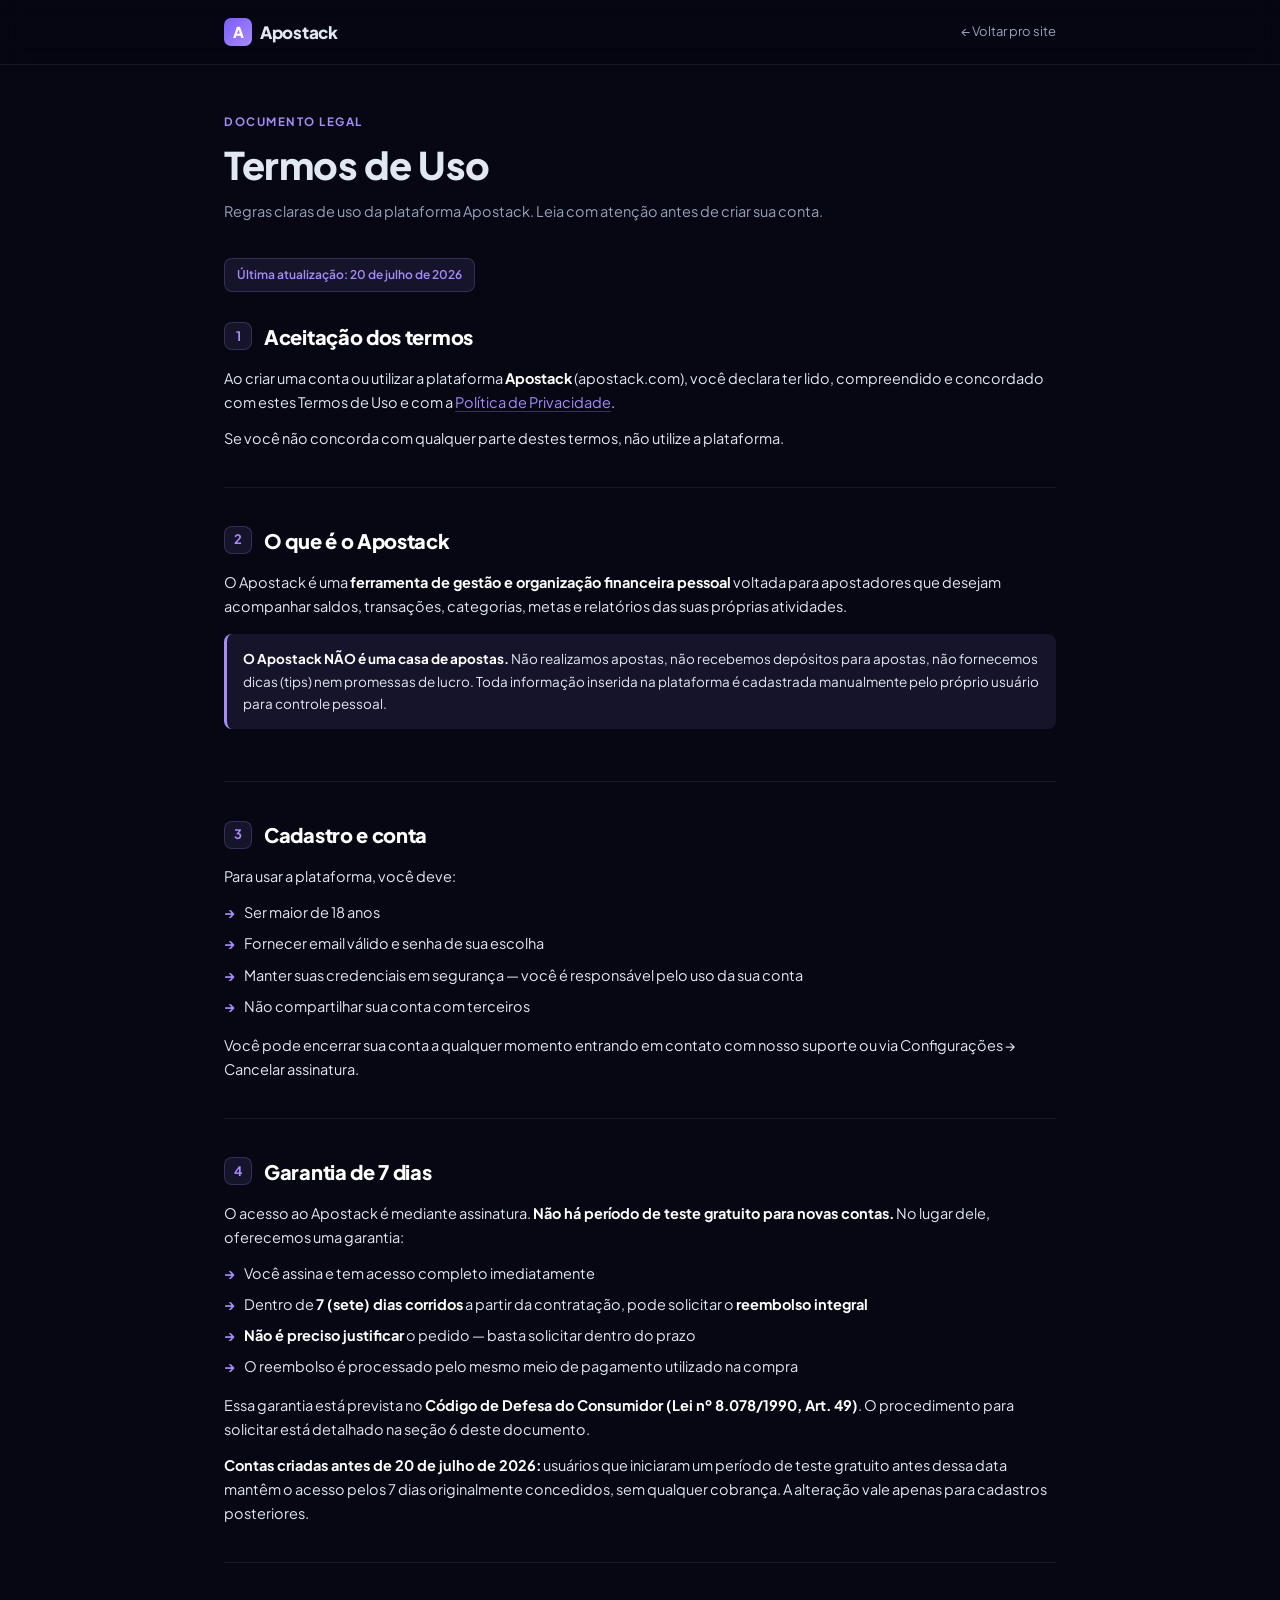
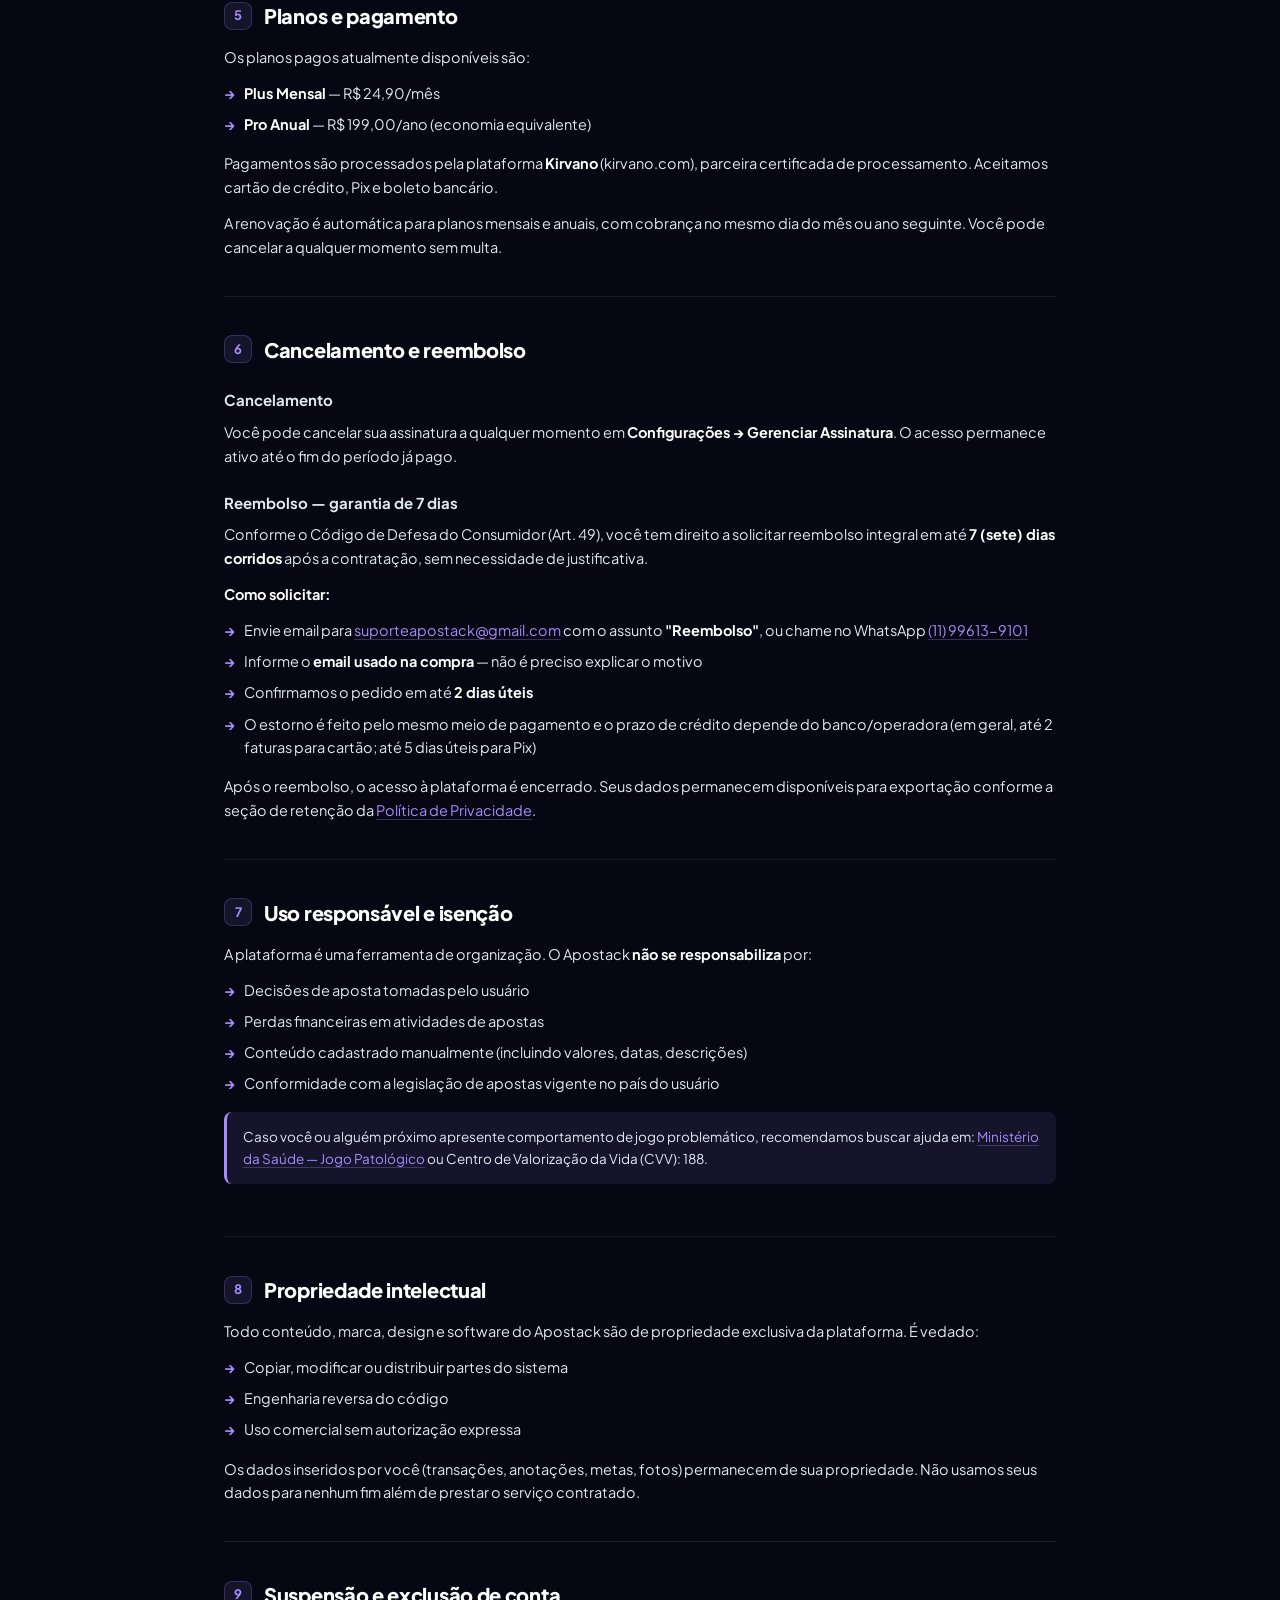
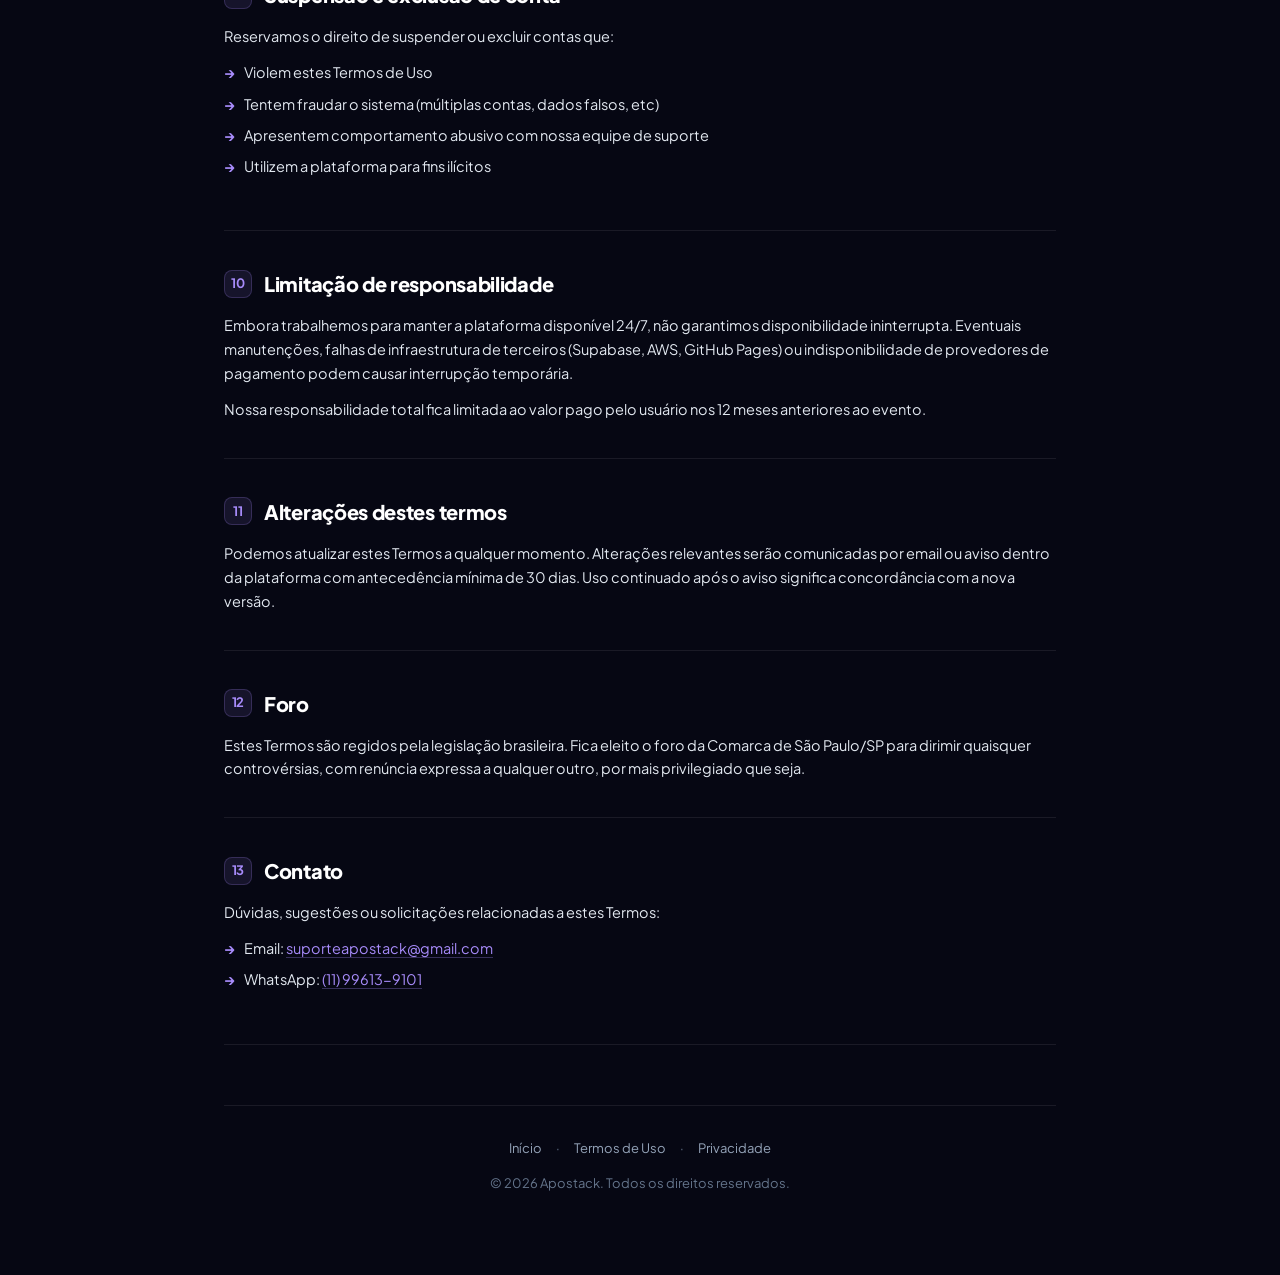
<file: termos/index.html>
<!DOCTYPE html>
<html lang="pt-BR">
<head>
  <base href="/"/>
  <meta charset="UTF-8"/>
  <meta name="viewport" content="width=device-width, initial-scale=1.0"/>
  <title>Termos de Uso · Apostack</title>
  <meta name="description" content="Termos de Uso da plataforma Apostack — regras de uso, planos, cancelamento e responsabilidades."/>
  <meta http-equiv="Cache-Control" content="no-cache, no-store, must-revalidate"/>
  <meta http-equiv="Pragma" content="no-cache"/>
  <meta http-equiv="Expires" content="0"/>
  <meta http-equiv="X-Content-Type-Options" content="nosniff"/>
  <meta http-equiv="Referrer-Policy" content="strict-origin-when-cross-origin"/>
  <link rel="preconnect" href="https://fonts.googleapis.com"/>
  <link rel="preconnect" href="https://fonts.gstatic.com" crossorigin/>
  <link href="https://fonts.googleapis.com/css2?family=Plus+Jakarta+Sans:wght@400;500;600;700;800&display=swap" rel="stylesheet"/>
  <link rel="stylesheet" href="legal.css?v=224"/>
</head>
<body>

<header class="lg-header">
  <div class="lg-header-inner">
    <a href="/landing" class="lg-logo">
      <div class="lg-logo-mark">A</div>
      Apostack
    </a>
    <a href="/landing" class="lg-back">← Voltar pro site</a>
  </div>
</header>

<main class="lg-wrap">
  <div class="lg-eyebrow">Documento legal</div>
  <h1 class="lg-title">Termos de Uso</h1>
  <p class="lg-subtitle">Regras claras de uso da plataforma Apostack. Leia com atenção antes de criar sua conta.</p>
  <div class="lg-meta">Última atualização: 20 de julho de 2026</div>

  <section class="lg-section">
    <h2><span class="lg-section-num">1</span>Aceitação dos termos</h2>
    <p>Ao criar uma conta ou utilizar a plataforma <b>Apostack</b> (apostack.com), você declara ter lido, compreendido e concordado com estes Termos de Uso e com a <a href="/privacidade">Política de Privacidade</a>.</p>
    <p>Se você não concorda com qualquer parte destes termos, não utilize a plataforma.</p>
  </section>

  <section class="lg-section">
    <h2><span class="lg-section-num">2</span>O que é o Apostack</h2>
    <p>O Apostack é uma <b>ferramenta de gestão e organização financeira pessoal</b> voltada para apostadores que desejam acompanhar saldos, transações, categorias, metas e relatórios das suas próprias atividades.</p>
    <div class="lg-callout">
      <strong>O Apostack NÃO é uma casa de apostas.</strong> Não realizamos apostas, não recebemos depósitos para apostas, não fornecemos dicas (tips) nem promessas de lucro. Toda informação inserida na plataforma é cadastrada manualmente pelo próprio usuário para controle pessoal.
    </div>
  </section>

  <section class="lg-section">
    <h2><span class="lg-section-num">3</span>Cadastro e conta</h2>
    <p>Para usar a plataforma, você deve:</p>
    <ul>
      <li>Ser maior de 18 anos</li>
      <li>Fornecer email válido e senha de sua escolha</li>
      <li>Manter suas credenciais em segurança — você é responsável pelo uso da sua conta</li>
      <li>Não compartilhar sua conta com terceiros</li>
    </ul>
    <p>Você pode encerrar sua conta a qualquer momento entrando em contato com nosso suporte ou via Configurações → Cancelar assinatura.</p>
  </section>

  <section class="lg-section">
    <h2><span class="lg-section-num">4</span>Garantia de 7 dias</h2>
    <p>O acesso ao Apostack é mediante assinatura. <b>Não há período de teste gratuito para novas contas.</b> No lugar dele, oferecemos uma garantia:</p>
    <ul>
      <li>Você assina e tem acesso completo imediatamente</li>
      <li>Dentro de <b>7 (sete) dias corridos</b> a partir da contratação, pode solicitar o <b>reembolso integral</b></li>
      <li><b>Não é preciso justificar</b> o pedido — basta solicitar dentro do prazo</li>
      <li>O reembolso é processado pelo mesmo meio de pagamento utilizado na compra</li>
    </ul>
    <p>Essa garantia está prevista no <b>Código de Defesa do Consumidor (Lei nº 8.078/1990, Art. 49)</b>. O procedimento para solicitar está detalhado na seção 6 deste documento.</p>
    <p><b>Contas criadas antes de 20 de julho de 2026:</b> usuários que iniciaram um período de teste gratuito antes dessa data mantêm o acesso pelos 7 dias originalmente concedidos, sem qualquer cobrança. A alteração vale apenas para cadastros posteriores.</p>
  </section>

  <section class="lg-section">
    <h2><span class="lg-section-num">5</span>Planos e pagamento</h2>
    <p>Os planos pagos atualmente disponíveis são:</p>
    <ul>
      <li><b>Plus Mensal</b> — R$ 24,90/mês</li>
      <li><b>Pro Anual</b> — R$ 199,00/ano (economia equivalente)</li>
    </ul>
    <p>Pagamentos são processados pela plataforma <b>Kirvano</b> (kirvano.com), parceira certificada de processamento. Aceitamos cartão de crédito, Pix e boleto bancário.</p>
    <p>A renovação é automática para planos mensais e anuais, com cobrança no mesmo dia do mês ou ano seguinte. Você pode cancelar a qualquer momento sem multa.</p>
  </section>

  <section class="lg-section">
    <h2><span class="lg-section-num">6</span>Cancelamento e reembolso</h2>
    <h3>Cancelamento</h3>
    <p>Você pode cancelar sua assinatura a qualquer momento em <b>Configurações → Gerenciar Assinatura</b>. O acesso permanece ativo até o fim do período já pago.</p>
    <h3>Reembolso — garantia de 7 dias</h3>
    <p>Conforme o Código de Defesa do Consumidor (Art. 49), você tem direito a solicitar reembolso integral em até <b>7 (sete) dias corridos</b> após a contratação, sem necessidade de justificativa.</p>
    <p><b>Como solicitar:</b></p>
    <ul>
      <li>Envie email para <a href="mailto:suporteapostack@gmail.com?subject=Reembolso">suporteapostack@gmail.com</a> com o assunto <b>"Reembolso"</b>, ou chame no WhatsApp <a href="https://wa.me/5511996139101" target="_blank" rel="noopener">(11) 99613-9101</a></li>
      <li>Informe o <b>email usado na compra</b> — não é preciso explicar o motivo</li>
      <li>Confirmamos o pedido em até <b>2 dias úteis</b></li>
      <li>O estorno é feito pelo mesmo meio de pagamento e o prazo de crédito depende do banco/operadora (em geral, até 2 faturas para cartão; até 5 dias úteis para Pix)</li>
    </ul>
    <p>Após o reembolso, o acesso à plataforma é encerrado. Seus dados permanecem disponíveis para exportação conforme a seção de retenção da <a href="/privacidade">Política de Privacidade</a>.</p>
  </section>

  <section class="lg-section">
    <h2><span class="lg-section-num">7</span>Uso responsável e isenção</h2>
    <p>A plataforma é uma ferramenta de organização. O Apostack <b>não se responsabiliza</b> por:</p>
    <ul>
      <li>Decisões de aposta tomadas pelo usuário</li>
      <li>Perdas financeiras em atividades de apostas</li>
      <li>Conteúdo cadastrado manualmente (incluindo valores, datas, descrições)</li>
      <li>Conformidade com a legislação de apostas vigente no país do usuário</li>
    </ul>
    <div class="lg-callout">
      Caso você ou alguém próximo apresente comportamento de jogo problemático, recomendamos buscar ajuda em: <a href="https://www.gov.br/saude/pt-br/assuntos/saude-de-a-a-z/j/jogo-patologico" target="_blank" rel="noopener">Ministério da Saúde — Jogo Patológico</a> ou Centro de Valorização da Vida (CVV): 188.
    </div>
  </section>

  <section class="lg-section">
    <h2><span class="lg-section-num">8</span>Propriedade intelectual</h2>
    <p>Todo conteúdo, marca, design e software do Apostack são de propriedade exclusiva da plataforma. É vedado:</p>
    <ul>
      <li>Copiar, modificar ou distribuir partes do sistema</li>
      <li>Engenharia reversa do código</li>
      <li>Uso comercial sem autorização expressa</li>
    </ul>
    <p>Os dados inseridos por você (transações, anotações, metas, fotos) permanecem de sua propriedade. Não usamos seus dados para nenhum fim além de prestar o serviço contratado.</p>
  </section>

  <section class="lg-section">
    <h2><span class="lg-section-num">9</span>Suspensão e exclusão de conta</h2>
    <p>Reservamos o direito de suspender ou excluir contas que:</p>
    <ul>
      <li>Violem estes Termos de Uso</li>
      <li>Tentem fraudar o sistema (múltiplas contas, dados falsos, etc)</li>
      <li>Apresentem comportamento abusivo com nossa equipe de suporte</li>
      <li>Utilizem a plataforma para fins ilícitos</li>
    </ul>
  </section>

  <section class="lg-section">
    <h2><span class="lg-section-num">10</span>Limitação de responsabilidade</h2>
    <p>Embora trabalhemos para manter a plataforma disponível 24/7, não garantimos disponibilidade ininterrupta. Eventuais manutenções, falhas de infraestrutura de terceiros (Supabase, AWS, GitHub Pages) ou indisponibilidade de provedores de pagamento podem causar interrupção temporária.</p>
    <p>Nossa responsabilidade total fica limitada ao valor pago pelo usuário nos 12 meses anteriores ao evento.</p>
  </section>

  <section class="lg-section">
    <h2><span class="lg-section-num">11</span>Alterações destes termos</h2>
    <p>Podemos atualizar estes Termos a qualquer momento. Alterações relevantes serão comunicadas por email ou aviso dentro da plataforma com antecedência mínima de 30 dias. Uso continuado após o aviso significa concordância com a nova versão.</p>
  </section>

  <section class="lg-section">
    <h2><span class="lg-section-num">12</span>Foro</h2>
    <p>Estes Termos são regidos pela legislação brasileira. Fica eleito o foro da Comarca de São Paulo/SP para dirimir quaisquer controvérsias, com renúncia expressa a qualquer outro, por mais privilegiado que seja.</p>
  </section>

  <section class="lg-section">
    <h2><span class="lg-section-num">13</span>Contato</h2>
    <p>Dúvidas, sugestões ou solicitações relacionadas a estes Termos:</p>
    <ul>
      <li>Email: <a href="mailto:suporteapostack@gmail.com">suporteapostack@gmail.com</a></li>
      <li>WhatsApp: <a href="https://wa.me/5511996139101" target="_blank" rel="noopener">(11) 99613-9101</a></li>
    </ul>
  </section>

  <footer class="lg-footer">
    <a href="/landing">Início</a> ·
    <a href="/termos">Termos de Uso</a> ·
    <a href="/privacidade">Privacidade</a>
    <p style="margin-top: 14px">© 2026 Apostack. Todos os direitos reservados.</p>
  </footer>

</main>

</body>
</html>
</file>
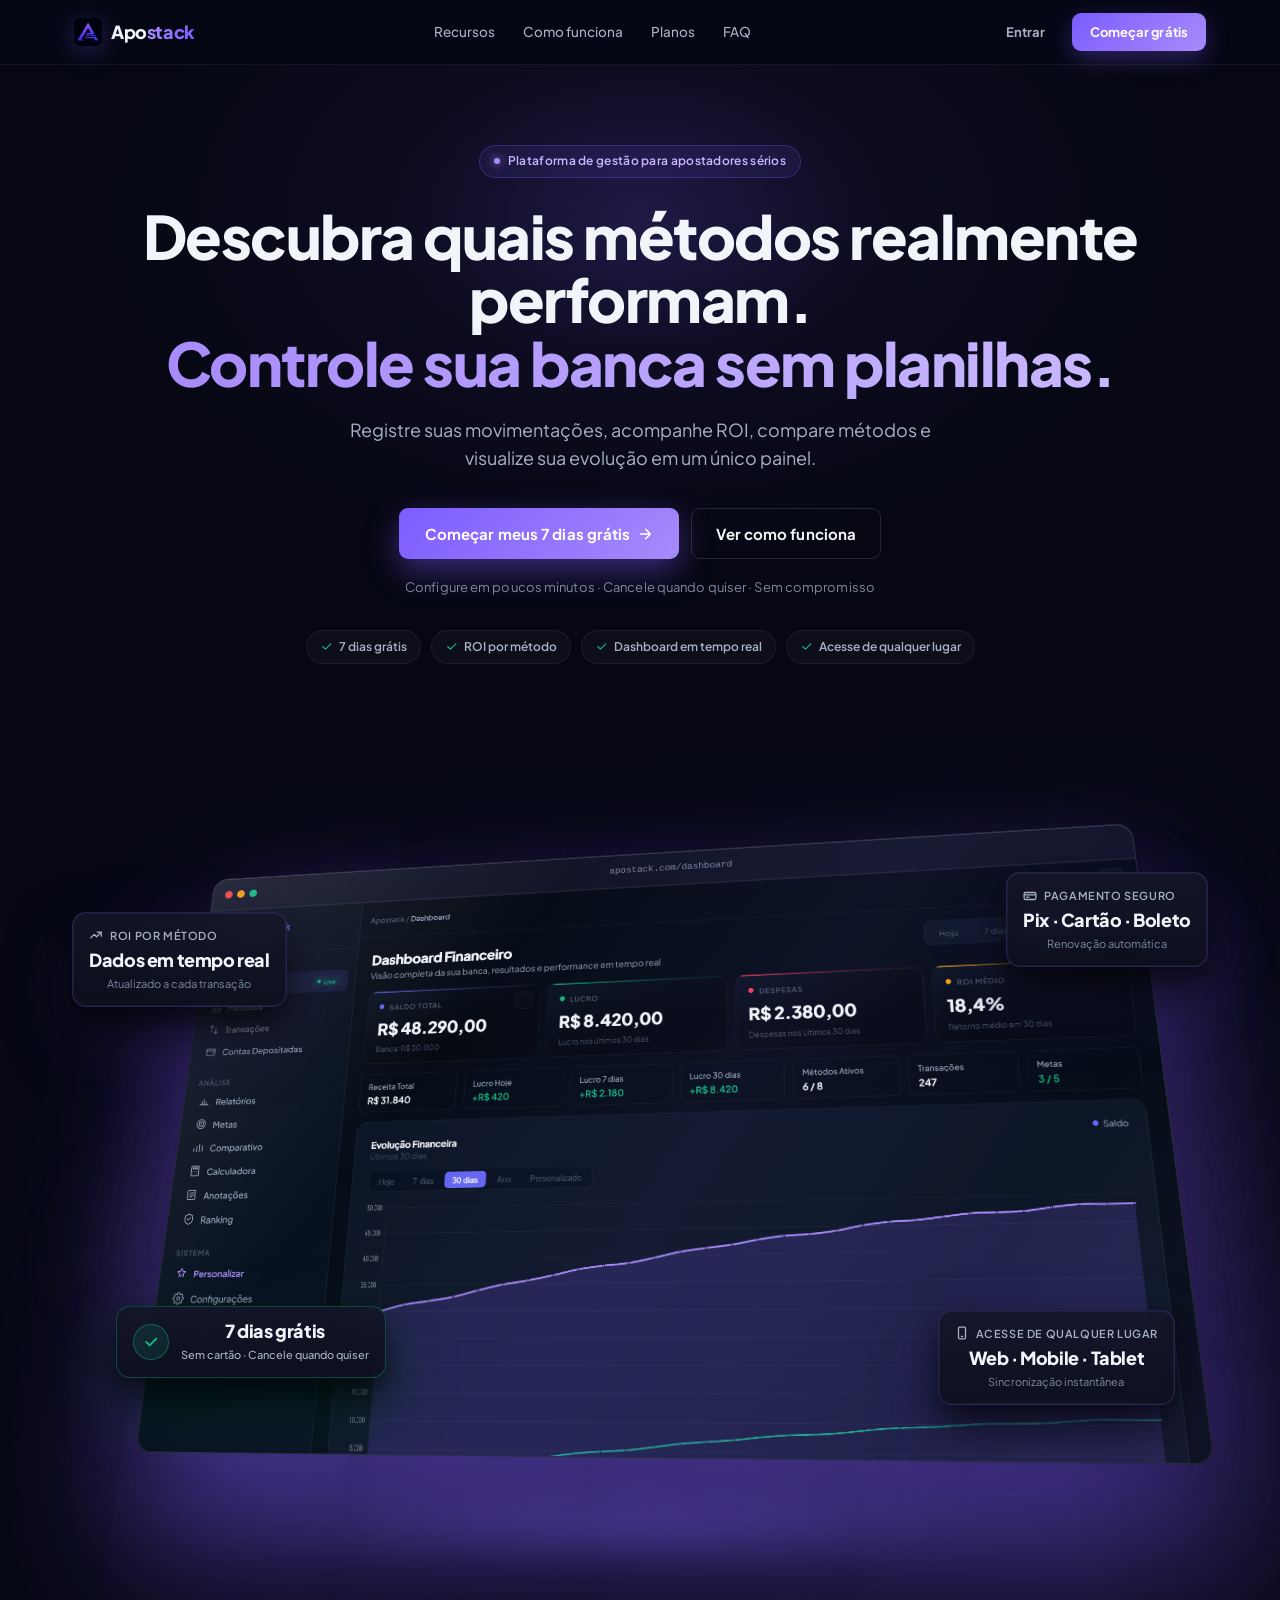
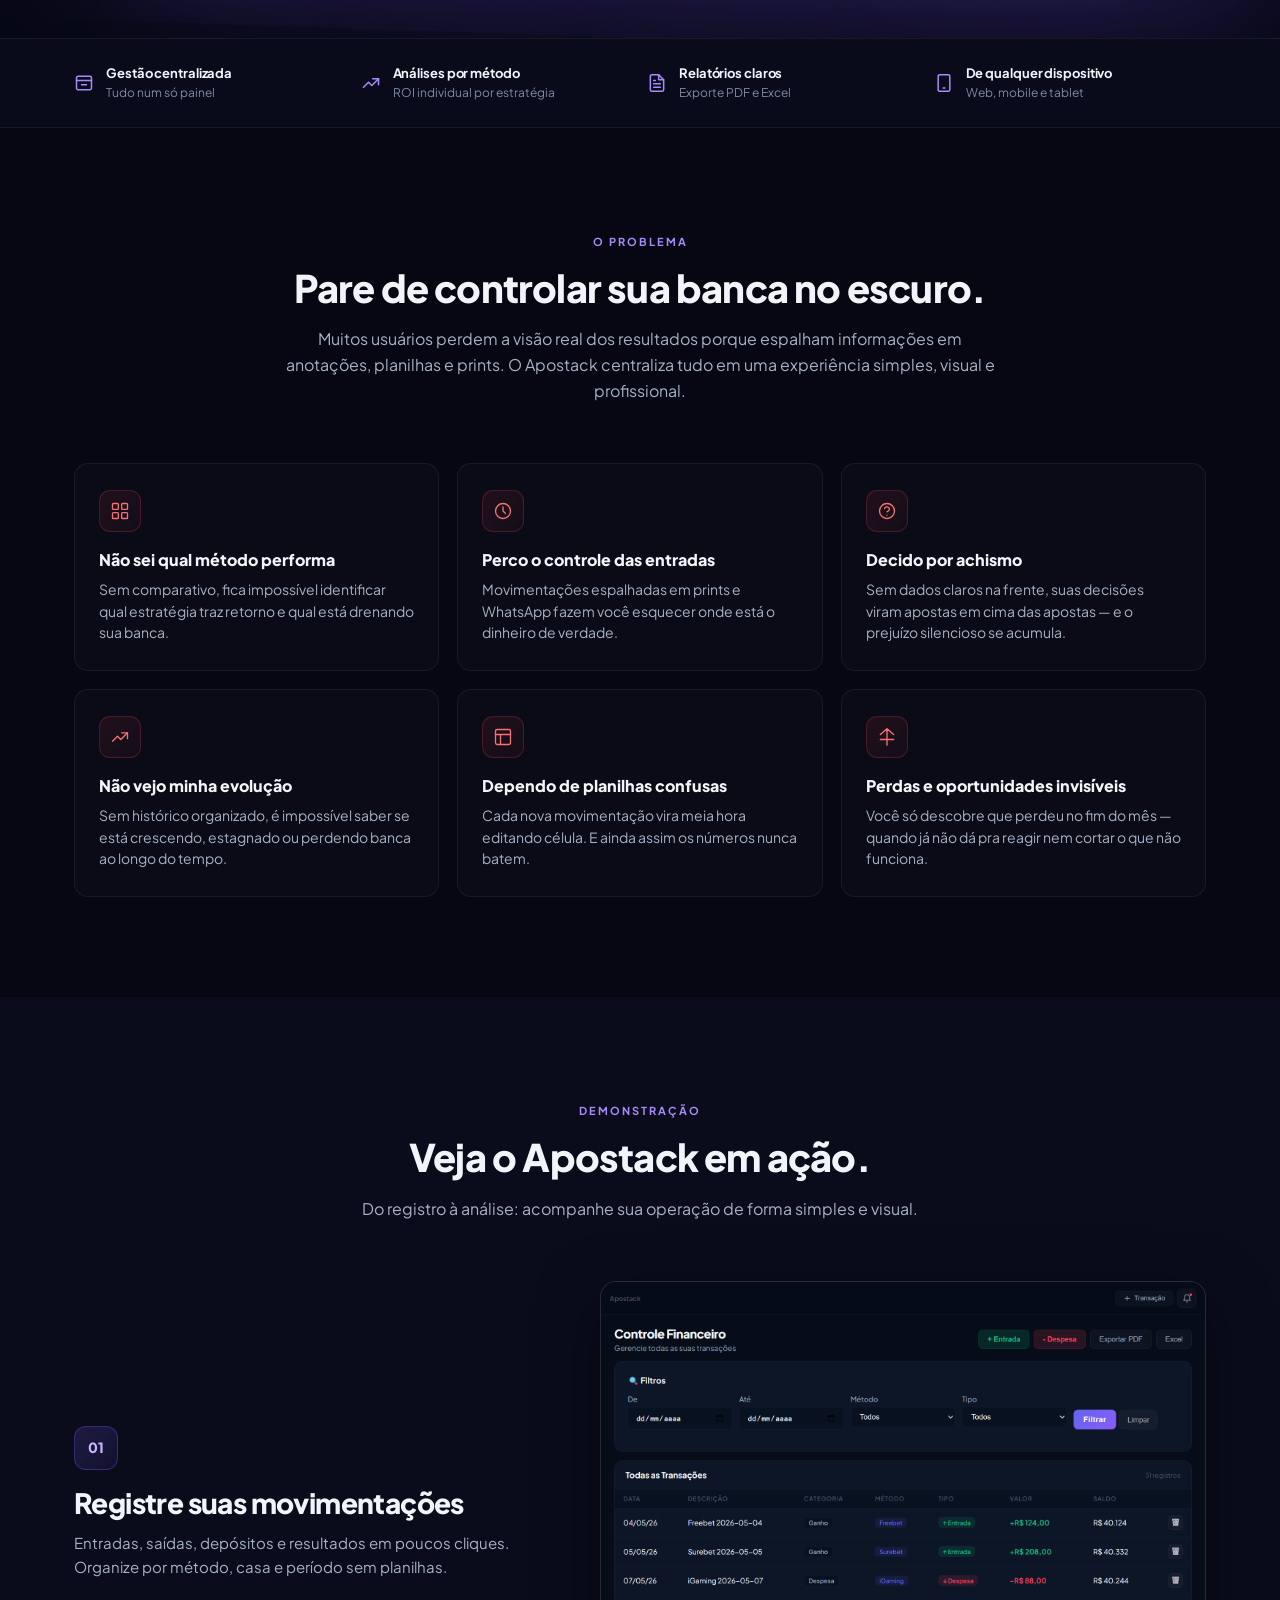
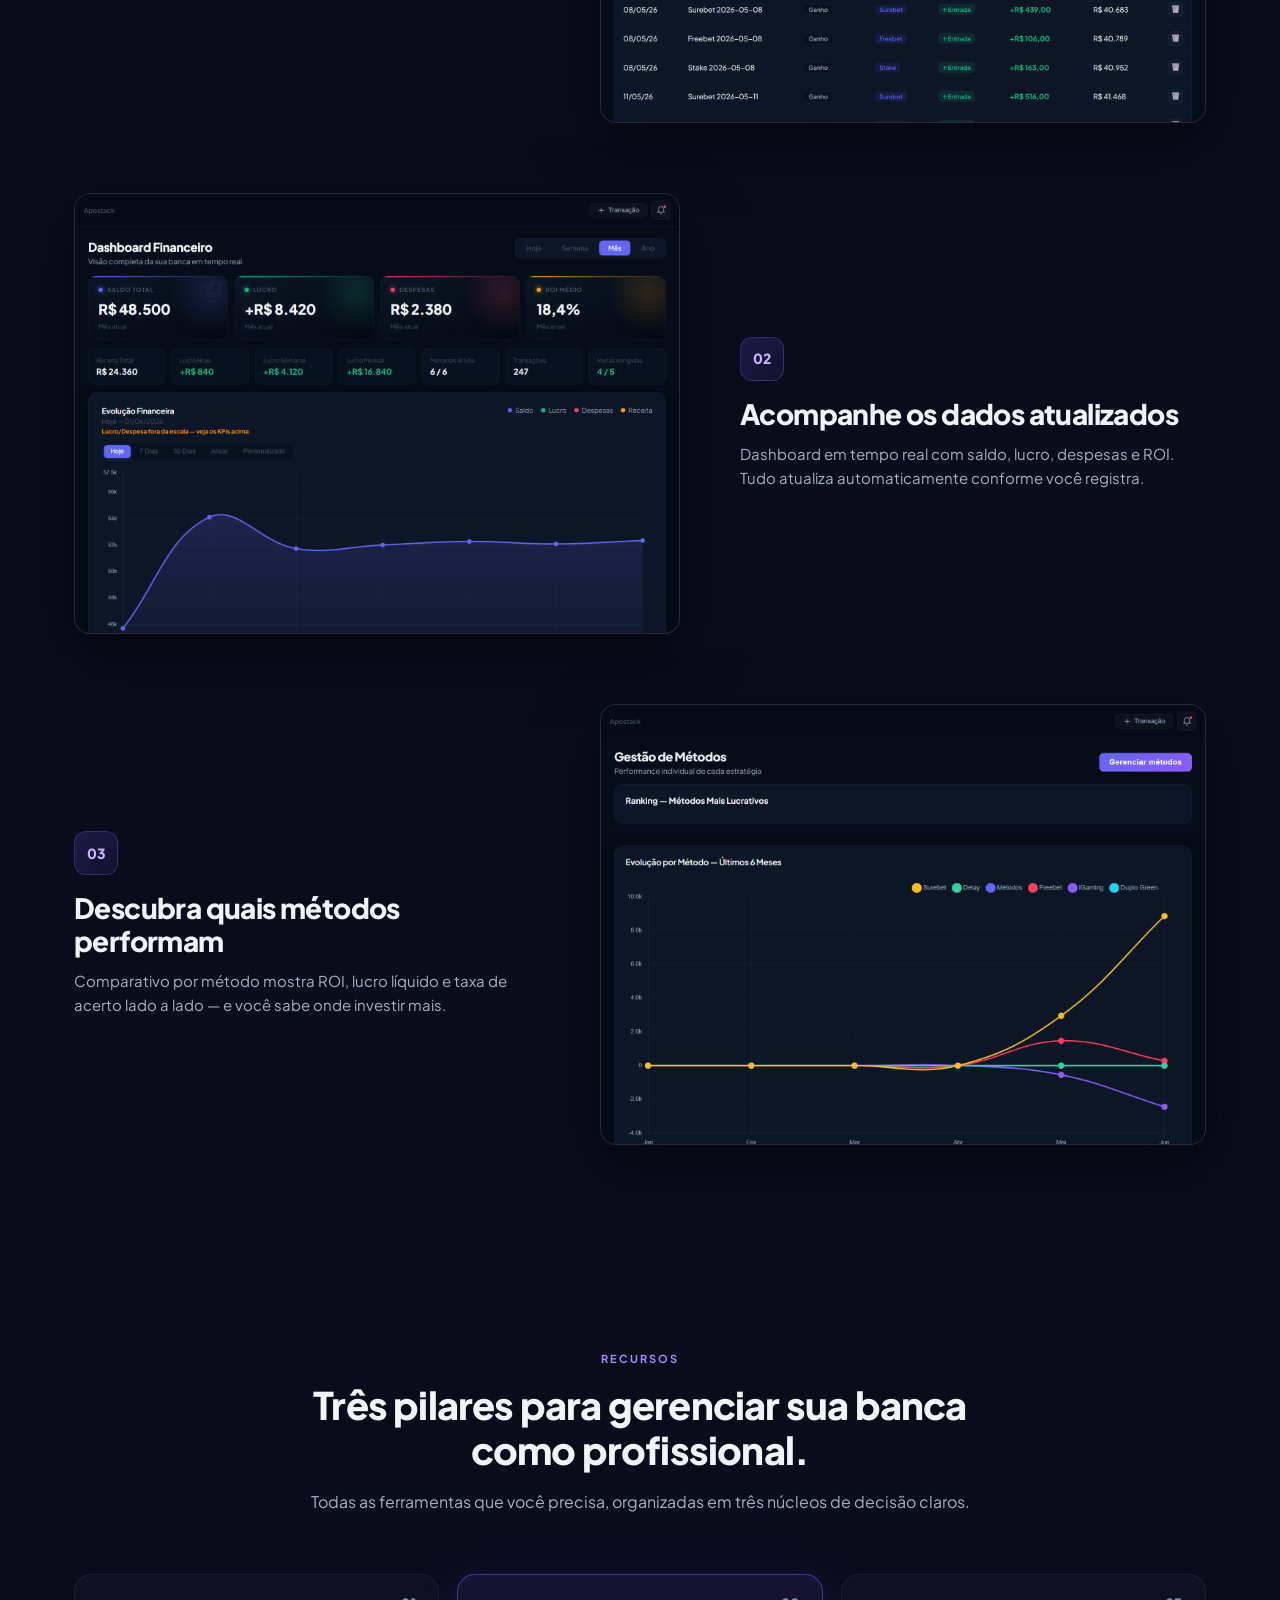
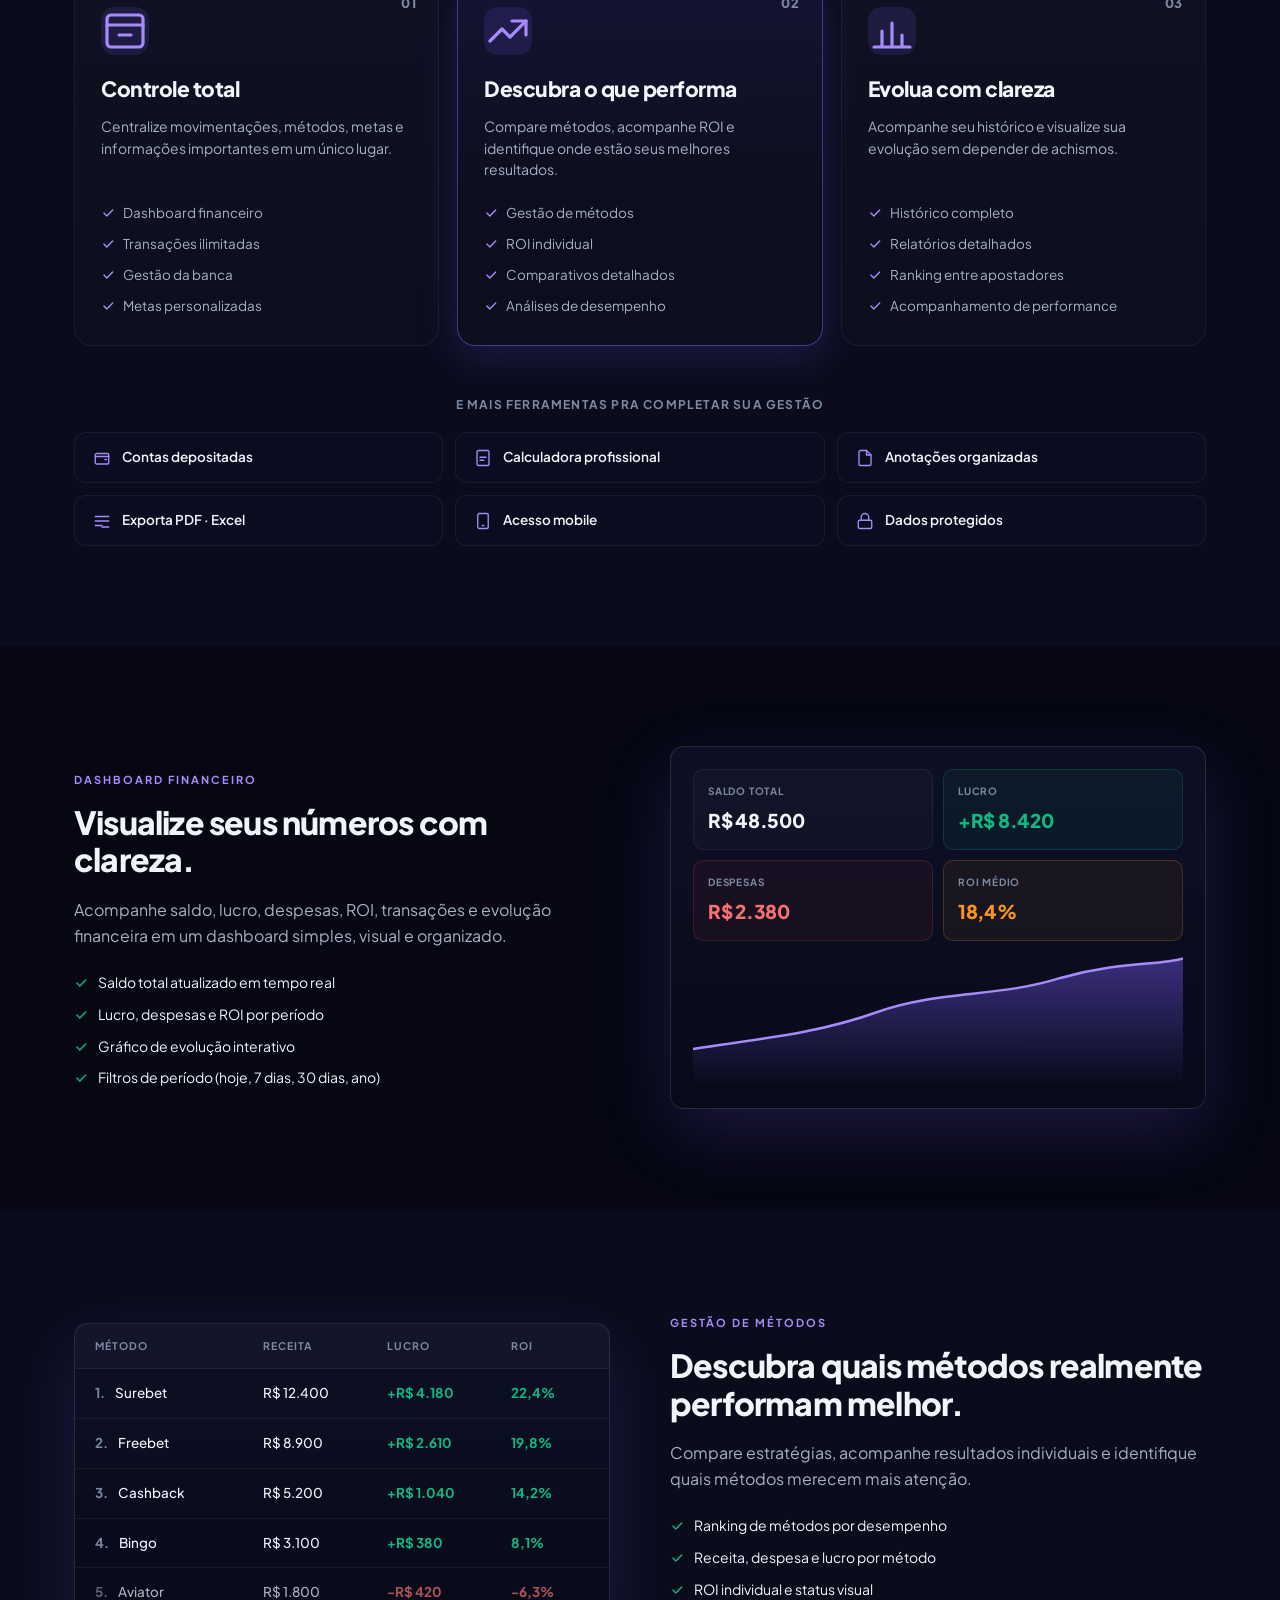
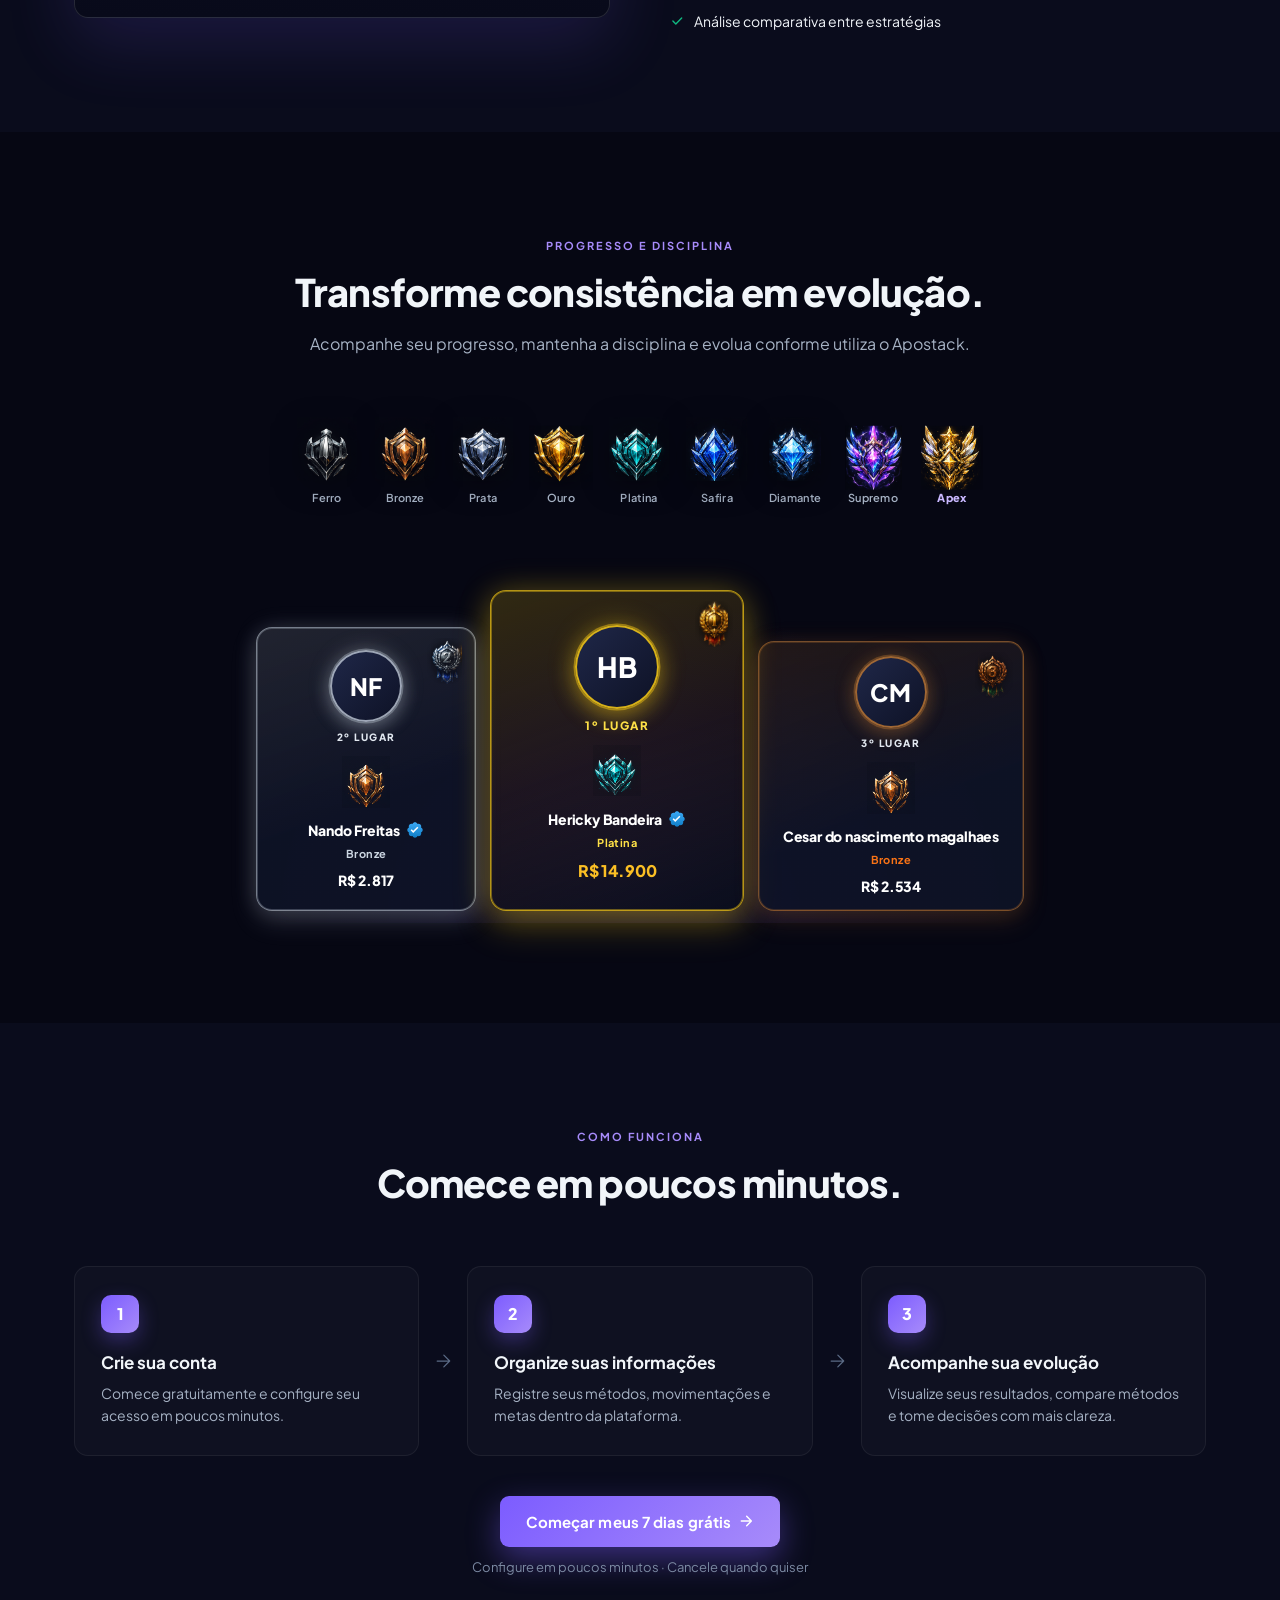
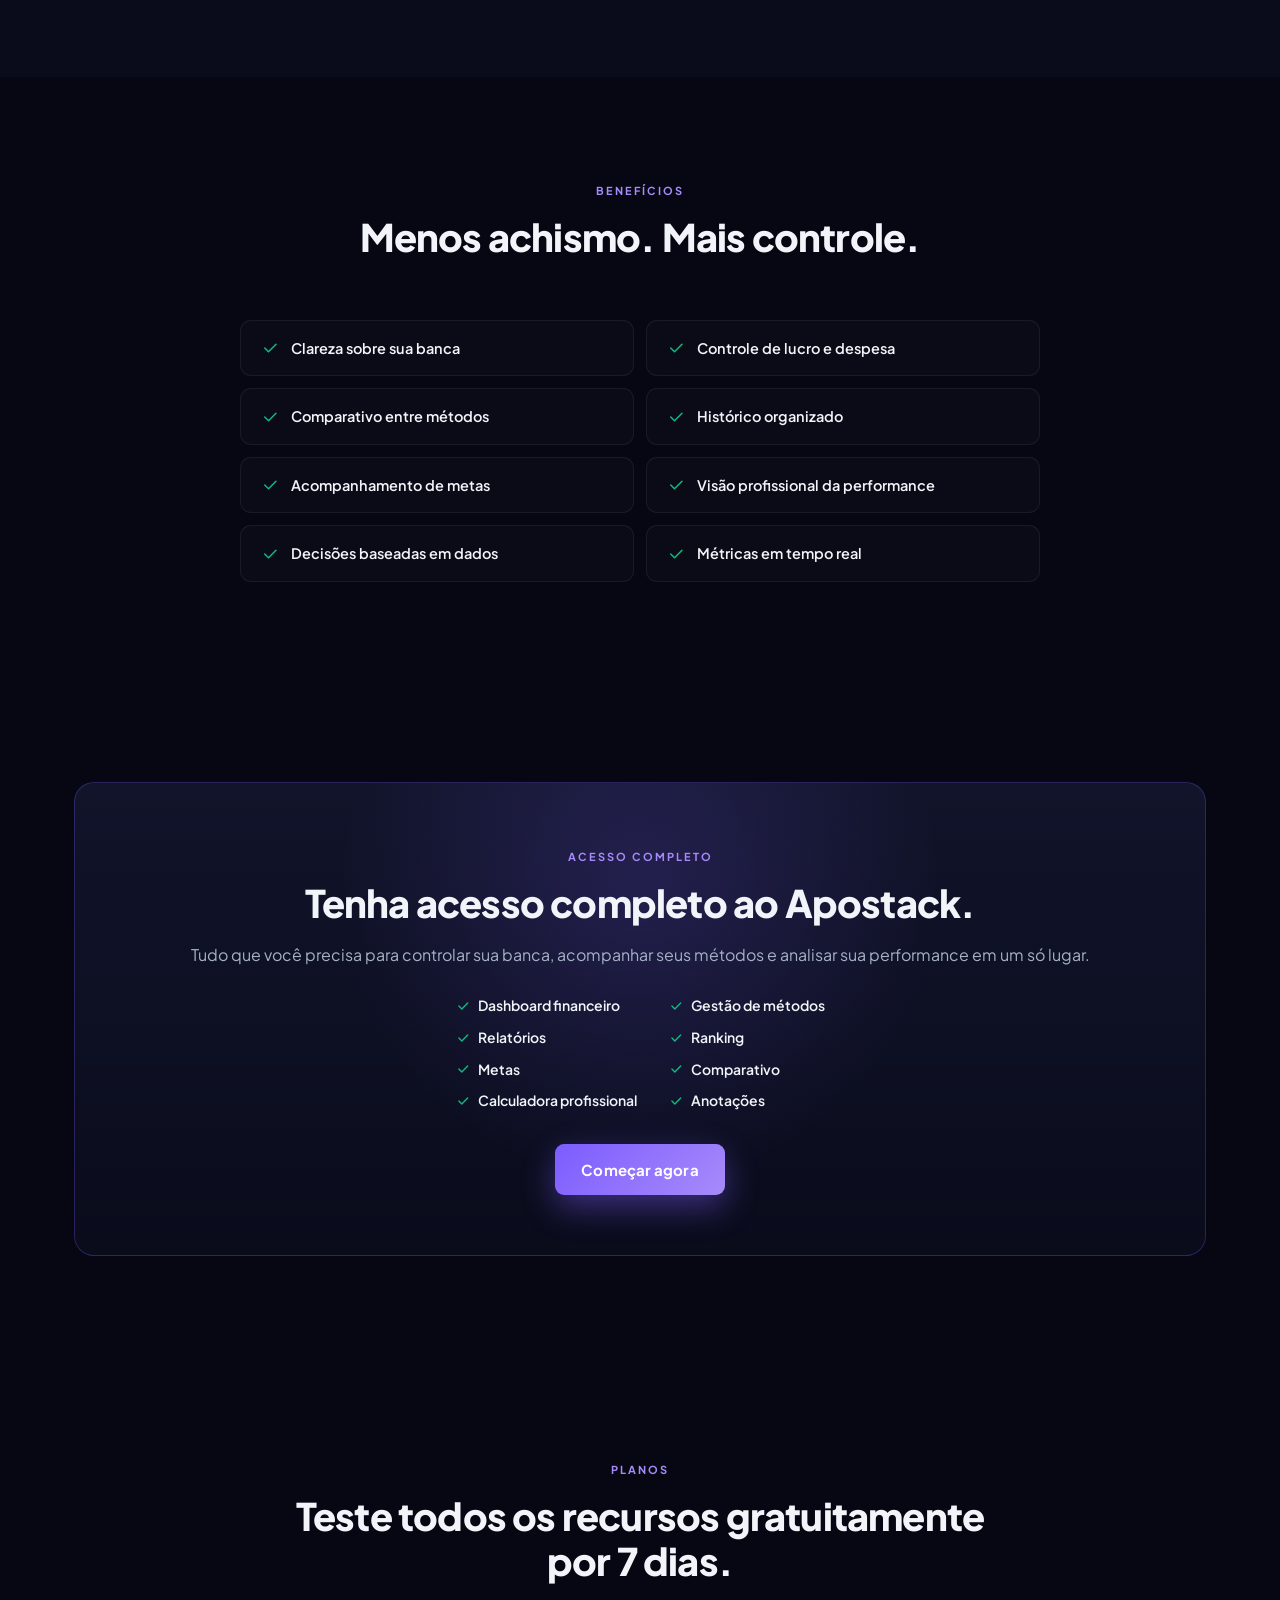
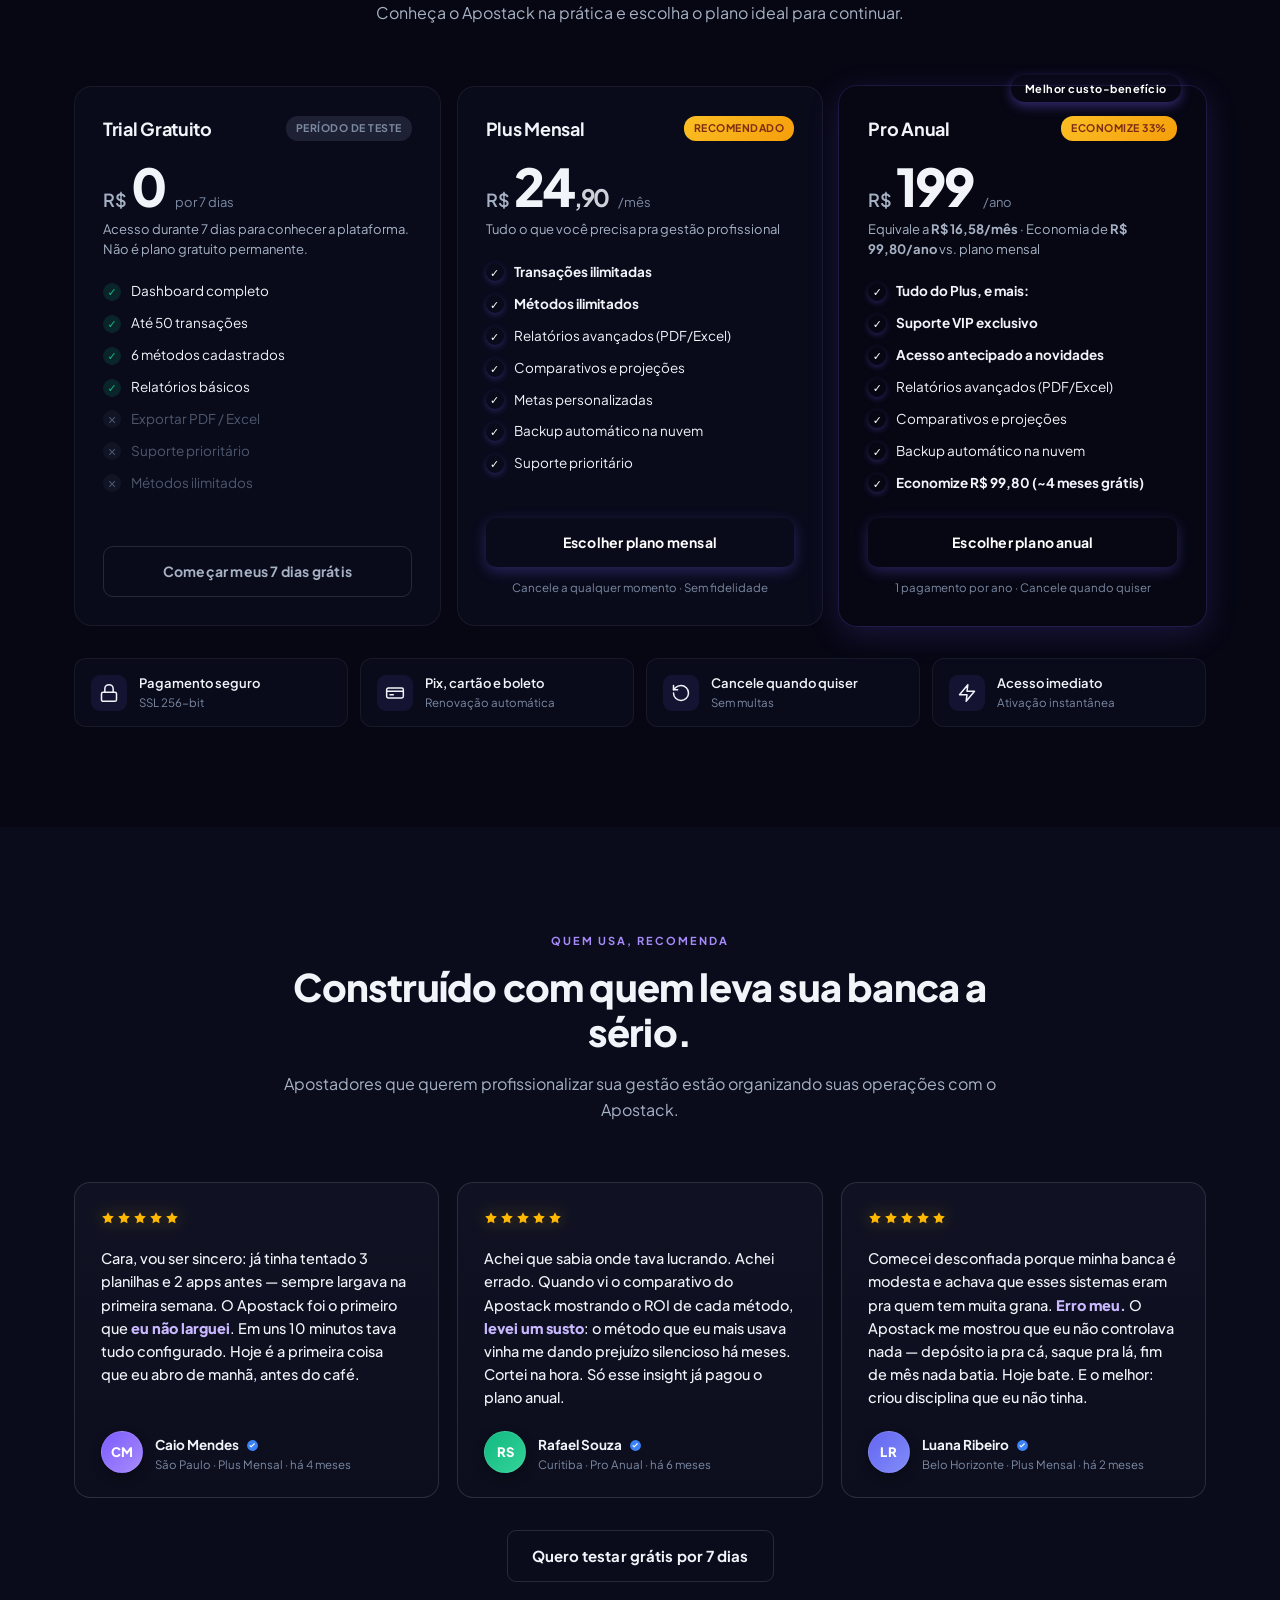
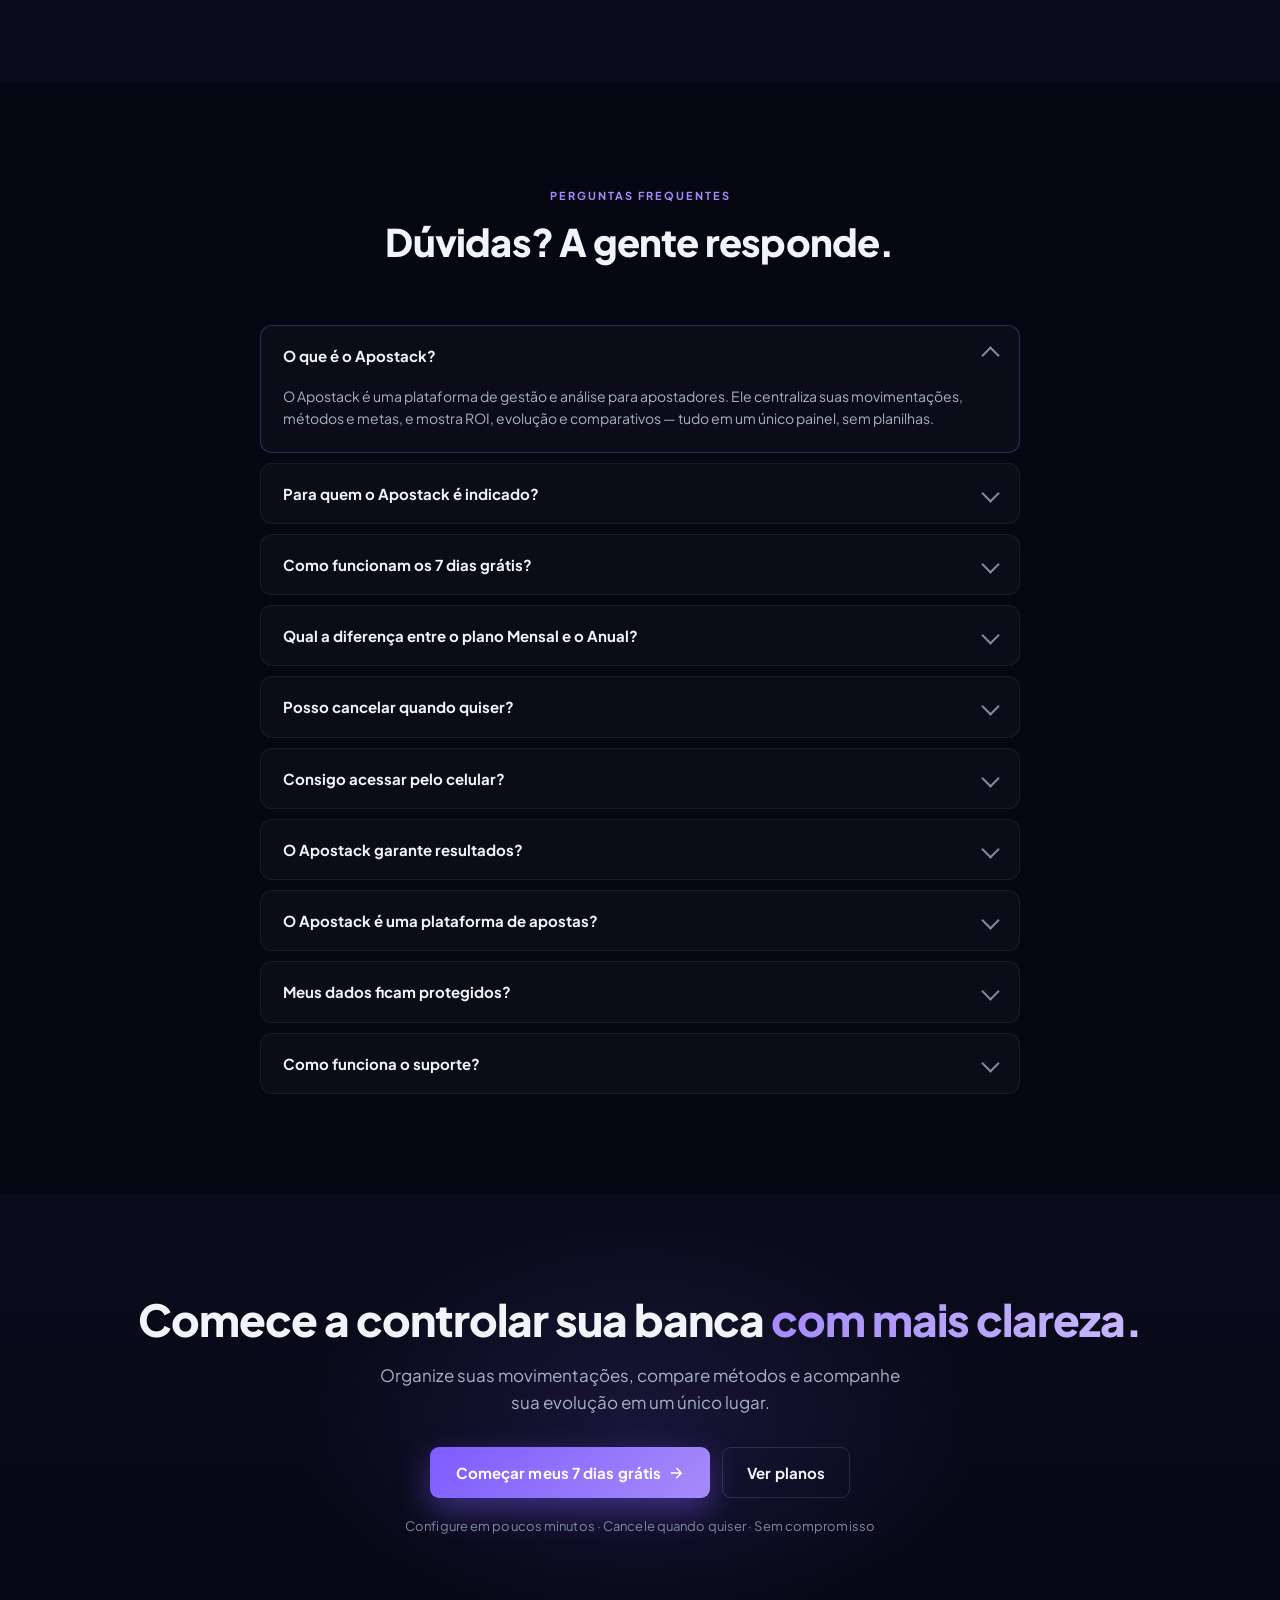
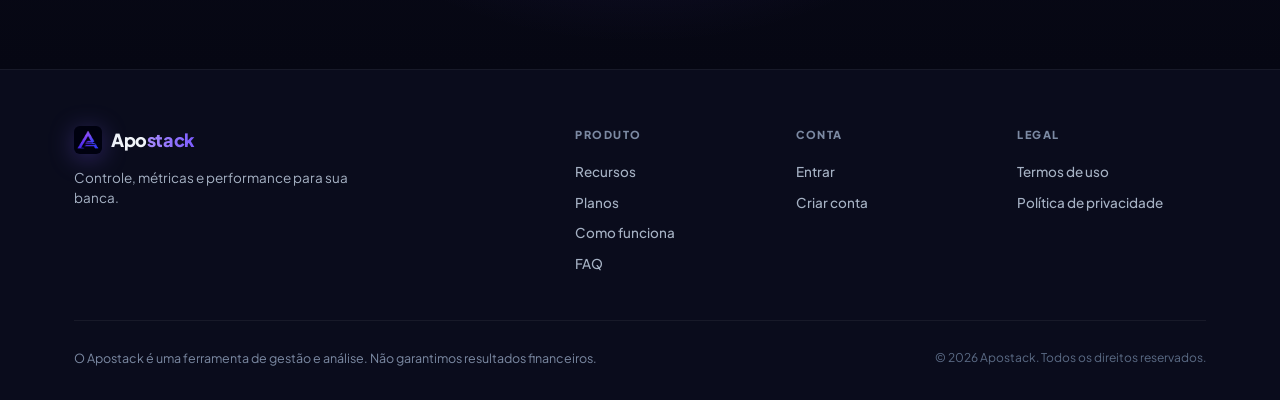
<file: landing-apresentacao.html>
<!DOCTYPE html>
<html lang="pt-BR">
<head>
  <meta charset="UTF-8"/>
  <meta name="viewport" content="width=device-width, initial-scale=1.0"/>
  <title>Apostack · Controle sua banca como um profissional</title>
  <meta name="description" content="O Apostack centraliza seus números, métodos, metas e relatórios para você acompanhar sua performance com mais clareza e menos achismo."/>
  <link rel="preconnect" href="https://fonts.googleapis.com"/>
  <link rel="preconnect" href="https://fonts.gstatic.com" crossorigin/>
  <link href="https://fonts.googleapis.com/css2?family=Plus+Jakarta+Sans:wght@400;500;600;700;800&display=swap" rel="stylesheet"/>
  <link rel="stylesheet" href="landing-apresentacao.css?v=1"/>
</head>
<body class="lp-body">

<!-- ═══════════════════════════════════════════ -->
<!-- HEADER -->
<!-- ═══════════════════════════════════════════ -->
<header class="lp-header">
  <div class="lp-container lp-header-inner">
    <a href="#top" class="lp-logo">
      <img src="brand/icon.png" alt="Apostack" class="lp-logo-icon lp-logo-icon-img" />
      <span class="lp-logo-text">Apo<span class="lp-logo-accent">stack</span></span>
    </a>

    <nav class="lp-nav">
      <a href="#features">Recursos</a>
      <a href="#how">Como funciona</a>
      <a href="#pricing">Planos</a>
      <a href="#faq">FAQ</a>
    </nav>

    <div class="lp-header-actions">
      <a href="index.html" class="lp-btn-ghost">Entrar</a>
      <a href="index.html#cadastro" class="lp-btn-primary">Começar grátis</a>
    </div>

    <button class="lp-menu-btn" onclick="document.body.classList.toggle('lp-menu-open')" aria-label="Abrir menu">
      <svg viewBox="0 0 24 24" width="22" height="22" fill="none" stroke="currentColor" stroke-width="2" stroke-linecap="round" stroke-linejoin="round"><path d="M3 6h18M3 12h18M3 18h18"/></svg>
    </button>
  </div>

  <!-- Mobile menu drawer -->
  <div class="lp-mobile-menu">
    <a href="#features" onclick="document.body.classList.remove('lp-menu-open')">Recursos</a>
    <a href="#how" onclick="document.body.classList.remove('lp-menu-open')">Como funciona</a>
    <a href="#pricing" onclick="document.body.classList.remove('lp-menu-open')">Planos</a>
    <a href="#faq" onclick="document.body.classList.remove('lp-menu-open')">FAQ</a>
    <a href="index.html" class="lp-btn-ghost">Entrar</a>
    <a href="index.html#cadastro" class="lp-btn-primary">Começar grátis</a>
  </div>
</header>

<!-- CTA fixo mobile (aparece após scroll do hero) -->
<a href="index.html#cadastro" class="lp-mobile-sticky-cta" aria-hidden="true">
  Começar 7 dias grátis
  <svg viewBox="0 0 24 24" width="16" height="16" fill="none" stroke="currentColor" stroke-width="2.4" stroke-linecap="round" stroke-linejoin="round"><path d="M5 12h14M13 5l7 7-7 7"/></svg>
</a>

<!-- ═══════════════════════════════════════════ -->
<!-- HERO -->
<!-- ═══════════════════════════════════════════ -->
<section class="lp-hero" id="top">
  <div class="lp-hero-glow"></div>
  <div class="lp-container lp-hero-inner">
    <div class="lp-hero-tag">
      <span class="lp-hero-tag-dot"></span>
      Plataforma de gestão para apostadores sérios
    </div>
    <h1 class="lp-hero-title">
      Descubra quais métodos realmente performam.<br/><span class="lp-hero-title-accent">Controle sua banca sem planilhas.</span>
    </h1>
    <p class="lp-hero-sub">
      Registre suas movimentações, acompanhe ROI, compare métodos e visualize sua evolução em um único painel.
    </p>

    <div class="lp-hero-cta">
      <a href="index.html#cadastro" class="lp-btn-primary-lg">
        Começar meus 7 dias grátis
        <svg viewBox="0 0 24 24" width="16" height="16" fill="none" stroke="currentColor" stroke-width="2.2" stroke-linecap="round" stroke-linejoin="round"><path d="M5 12h14M13 5l7 7-7 7"/></svg>
      </a>
      <a href="#demo" class="lp-btn-ghost-lg">Ver como funciona</a>
    </div>

    <div class="lp-hero-micro">Configure em poucos minutos · Cancele quando quiser · Sem compromisso</div>

    <div class="lp-hero-badges">
      <span class="lp-badge"><svg viewBox="0 0 24 24" width="13" height="13" fill="none" stroke="currentColor" stroke-width="2" stroke-linecap="round" stroke-linejoin="round"><path d="M5 12l5 5L20 7"/></svg>7 dias grátis</span>
      <span class="lp-badge"><svg viewBox="0 0 24 24" width="13" height="13" fill="none" stroke="currentColor" stroke-width="2" stroke-linecap="round" stroke-linejoin="round"><path d="M5 12l5 5L20 7"/></svg>ROI por método</span>
      <span class="lp-badge"><svg viewBox="0 0 24 24" width="13" height="13" fill="none" stroke="currentColor" stroke-width="2" stroke-linecap="round" stroke-linejoin="round"><path d="M5 12l5 5L20 7"/></svg>Dashboard em tempo real</span>
      <span class="lp-badge"><svg viewBox="0 0 24 24" width="13" height="13" fill="none" stroke="currentColor" stroke-width="2" stroke-linecap="round" stroke-linejoin="round"><path d="M5 12l5 5L20 7"/></svg>Acesse de qualquer lugar</span>
    </div>

    <!-- Mockup do dashboard (print real) -->
    <div class="lp-hero-mockup-wrap">
      <!-- Padrão de pontos sutil no fundo (inspiração Linear / Vercel) -->
      <div class="lp-hero-dotgrid" aria-hidden="true"></div>
      <!-- Glow de horizonte na base -->
      <div class="lp-hero-horizon" aria-hidden="true"></div>

      <div class="lp-hero-mockup">
        <!-- ① TOP-LEFT · Benefício real: ROI -->
        <div class="lp-float-card lp-float-card-tl lp-float-card-feature" aria-hidden="true">
          <div class="lp-float-card-head">
            <svg viewBox="0 0 24 24" width="14" height="14" fill="none" stroke="currentColor" stroke-width="2.2" stroke-linecap="round" stroke-linejoin="round"><path d="M3 17l6-6 4 4 8-8"/><path d="M14 7h7v7"/></svg>
            ROI por método
          </div>
          <div class="lp-float-card-value lp-float-card-value-sm">Dados em tempo real</div>
          <div class="lp-float-card-sub">Atualizado a cada transação</div>
        </div>

        <!-- ② TOP-RIGHT · Pagamento (PIX/Cartão real) -->
        <div class="lp-float-card lp-float-card-tr lp-float-card-feature" aria-hidden="true">
          <div class="lp-float-card-head">
            <svg viewBox="0 0 24 24" width="14" height="14" fill="none" stroke="currentColor" stroke-width="2.2" stroke-linecap="round" stroke-linejoin="round"><rect x="2" y="6" width="20" height="12" rx="2"/><path d="M2 10h20M6 14h4"/></svg>
            Pagamento seguro
          </div>
          <div class="lp-float-card-value lp-float-card-value-sm">Pix · Cartão · Boleto</div>
          <div class="lp-float-card-sub">Renovação automática</div>
        </div>

        <!-- ③ BOTTOM-LEFT · Risk reversal (free trial, no card) -->
        <div class="lp-float-card lp-float-card-bl lp-float-card-risk" aria-hidden="true">
          <div class="lp-float-check">
            <svg viewBox="0 0 24 24" width="16" height="16" fill="none" stroke="#10b981" stroke-width="3" stroke-linecap="round" stroke-linejoin="round"><path d="M5 12l5 5L20 7"/></svg>
          </div>
          <div>
            <div class="lp-float-card-value lp-float-card-value-sm">7 dias grátis</div>
            <div class="lp-float-card-sub lp-float-card-sub-strong">Sem cartão · Cancele quando quiser</div>
          </div>
        </div>

        <!-- ④ BOTTOM-RIGHT · Acesso mobile -->
        <div class="lp-float-card lp-float-card-br lp-float-card-feature" aria-hidden="true">
          <div class="lp-float-card-head">
            <svg viewBox="0 0 24 24" width="14" height="14" fill="none" stroke="currentColor" stroke-width="2.2" stroke-linecap="round" stroke-linejoin="round"><rect x="6" y="2" width="12" height="20" rx="2"/><path d="M11 18h2"/></svg>
            Acesse de qualquer lugar
          </div>
          <div class="lp-float-card-value lp-float-card-value-sm">Web · Mobile · Tablet</div>
          <div class="lp-float-card-sub">Sincronização instantânea</div>
        </div>

        <div class="lp-mockup-frame">
          <div class="lp-mockup-topbar">
            <div class="lp-mockup-dots"><span></span><span></span><span></span></div>
            <div class="lp-mockup-url">apostack.com/dashboard</div>
          </div>
          <img src="landing-assets/dashboard.png" alt="Dashboard financeiro Apostack" class="lp-mockup-img" loading="eager" />
        </div>
      </div>
    </div>

  </div>
</section>

<!-- ═══════════════════════════════════════════ -->
<!-- FAIXA DE CONFIANÇA -->
<!-- ═══════════════════════════════════════════ -->
<section class="lp-trust-strip" aria-label="Benefícios">
  <div class="lp-container">
    <div class="lp-trust-strip-row">
      <div class="lp-trust-strip-item">
        <svg viewBox="0 0 24 24" width="20" height="20" fill="none" stroke="currentColor" stroke-width="1.8" stroke-linecap="round" stroke-linejoin="round"><rect x="3" y="4" width="18" height="16" rx="2"/><path d="M3 9h18M9 14h6"/></svg>
        <div>
          <div class="lp-trust-strip-title">Gestão centralizada</div>
          <div class="lp-trust-strip-sub">Tudo num só painel</div>
        </div>
      </div>
      <div class="lp-trust-strip-item">
        <svg viewBox="0 0 24 24" width="20" height="20" fill="none" stroke="currentColor" stroke-width="1.8" stroke-linecap="round" stroke-linejoin="round"><path d="M3 17l6-6 4 4 8-8"/><path d="M14 7h7v7"/></svg>
        <div>
          <div class="lp-trust-strip-title">Análises por método</div>
          <div class="lp-trust-strip-sub">ROI individual por estratégia</div>
        </div>
      </div>
      <div class="lp-trust-strip-item">
        <svg viewBox="0 0 24 24" width="20" height="20" fill="none" stroke="currentColor" stroke-width="1.8" stroke-linecap="round" stroke-linejoin="round"><path d="M14 2H6a2 2 0 00-2 2v16a2 2 0 002 2h12a2 2 0 002-2V8z"/><path d="M14 2v6h6M16 13H8M16 17H8M10 9H8"/></svg>
        <div>
          <div class="lp-trust-strip-title">Relatórios claros</div>
          <div class="lp-trust-strip-sub">Exporte PDF e Excel</div>
        </div>
      </div>
      <div class="lp-trust-strip-item">
        <svg viewBox="0 0 24 24" width="20" height="20" fill="none" stroke="currentColor" stroke-width="1.8" stroke-linecap="round" stroke-linejoin="round"><rect x="5" y="2" width="14" height="20" rx="2"/><path d="M11 18h2"/></svg>
        <div>
          <div class="lp-trust-strip-title">De qualquer dispositivo</div>
          <div class="lp-trust-strip-sub">Web, mobile e tablet</div>
        </div>
      </div>
    </div>
  </div>
</section>

<!-- ═══════════════════════════════════════════ -->
<!-- DOR -->
<!-- ═══════════════════════════════════════════ -->
<section class="lp-section" id="pain">
  <div class="lp-container">
    <div class="lp-section-head">
      <div class="lp-eyebrow">O problema</div>
      <h2 class="lp-section-title">Pare de controlar sua banca no escuro.</h2>
      <p class="lp-section-sub">
        Muitos usuários perdem a visão real dos resultados porque espalham informações em anotações, planilhas e prints. O Apostack centraliza tudo em uma experiência simples, visual e profissional.
      </p>
    </div>

    <div class="lp-grid lp-grid-3">
      <div class="lp-pain-card">
        <div class="lp-pain-icon"><svg viewBox="0 0 24 24" fill="none" stroke="currentColor" stroke-width="1.6" stroke-linecap="round" stroke-linejoin="round"><rect x="3" y="3" width="7" height="7" rx="1"/><rect x="14" y="3" width="7" height="7" rx="1"/><rect x="3" y="14" width="7" height="7" rx="1"/><rect x="14" y="14" width="7" height="7" rx="1"/></svg></div>
        <div class="lp-pain-title">Não sei qual método performa</div>
        <div class="lp-pain-text">Sem comparativo, fica impossível identificar qual estratégia traz retorno e qual está drenando sua banca.</div>
      </div>
      <div class="lp-pain-card">
        <div class="lp-pain-icon"><svg viewBox="0 0 24 24" fill="none" stroke="currentColor" stroke-width="1.6" stroke-linecap="round" stroke-linejoin="round"><circle cx="12" cy="12" r="9"/><path d="M12 7v5l3 3"/></svg></div>
        <div class="lp-pain-title">Perco o controle das entradas</div>
        <div class="lp-pain-text">Movimentações espalhadas em prints e WhatsApp fazem você esquecer onde está o dinheiro de verdade.</div>
      </div>
      <div class="lp-pain-card">
        <div class="lp-pain-icon"><svg viewBox="0 0 24 24" fill="none" stroke="currentColor" stroke-width="1.6" stroke-linecap="round" stroke-linejoin="round"><circle cx="12" cy="12" r="9"/><path d="M9.1 9a3 3 0 015.83 1c0 2-3 3-3 3M12 17h.01"/></svg></div>
        <div class="lp-pain-title">Decido por achismo</div>
        <div class="lp-pain-text">Sem dados claros na frente, suas decisões viram apostas em cima das apostas — e o prejuízo silencioso se acumula.</div>
      </div>
      <div class="lp-pain-card">
        <div class="lp-pain-icon"><svg viewBox="0 0 24 24" fill="none" stroke="currentColor" stroke-width="1.6" stroke-linecap="round" stroke-linejoin="round"><path d="M3 17l6-6 4 4 8-8"/><path d="M14 7h7v7"/></svg></div>
        <div class="lp-pain-title">Não vejo minha evolução</div>
        <div class="lp-pain-text">Sem histórico organizado, é impossível saber se está crescendo, estagnado ou perdendo banca ao longo do tempo.</div>
      </div>
      <div class="lp-pain-card">
        <div class="lp-pain-icon"><svg viewBox="0 0 24 24" fill="none" stroke="currentColor" stroke-width="1.6" stroke-linecap="round" stroke-linejoin="round"><rect x="3" y="3" width="18" height="18" rx="2"/><path d="M3 9h18M9 21V9"/></svg></div>
        <div class="lp-pain-title">Dependo de planilhas confusas</div>
        <div class="lp-pain-text">Cada nova movimentação vira meia hora editando célula. E ainda assim os números nunca batem.</div>
      </div>
      <div class="lp-pain-card">
        <div class="lp-pain-icon"><svg viewBox="0 0 24 24" fill="none" stroke="currentColor" stroke-width="1.6" stroke-linecap="round" stroke-linejoin="round"><path d="M12 2v20M4 9l8-7 8 7M4 15h16"/></svg></div>
        <div class="lp-pain-title">Perdas e oportunidades invisíveis</div>
        <div class="lp-pain-text">Você só descobre que perdeu no fim do mês — quando já não dá pra reagir nem cortar o que não funciona.</div>
      </div>
    </div>
  </div>
</section>

<!-- ═══════════════════════════════════════════ -->
<!-- VEJA O APOSTACK EM AÇÃO -->
<!-- ═══════════════════════════════════════════ -->
<section class="lp-section lp-section-alt" id="demo">
  <div class="lp-container">
    <div class="lp-section-head">
      <div class="lp-eyebrow">Demonstração</div>
      <h2 class="lp-section-title">Veja o Apostack em ação.</h2>
      <p class="lp-section-sub">
        Do registro à análise: acompanhe sua operação de forma simples e visual.
      </p>
    </div>

    <div class="lp-demo-steps">
      <div class="lp-demo-step">
        <div class="lp-demo-step-text">
          <div class="lp-demo-step-num">01</div>
          <h3 class="lp-demo-step-title">Registre suas movimentações</h3>
          <p class="lp-demo-step-desc">Entradas, saídas, depósitos e resultados em poucos cliques. Organize por método, casa e período sem planilhas.</p>
        </div>
        <div class="lp-demo-step-img">
          <img src="brand/screen-transacoes.png" alt="Tela de transações do Apostack" loading="lazy" />
        </div>
      </div>

      <div class="lp-demo-step lp-demo-step-reverse">
        <div class="lp-demo-step-text">
          <div class="lp-demo-step-num">02</div>
          <h3 class="lp-demo-step-title">Acompanhe os dados atualizados</h3>
          <p class="lp-demo-step-desc">Dashboard em tempo real com saldo, lucro, despesas e ROI. Tudo atualiza automaticamente conforme você registra.</p>
        </div>
        <div class="lp-demo-step-img">
          <img src="brand/screen-dashboard.png" alt="Dashboard financeiro do Apostack" loading="lazy" />
        </div>
      </div>

      <div class="lp-demo-step">
        <div class="lp-demo-step-text">
          <div class="lp-demo-step-num">03</div>
          <h3 class="lp-demo-step-title">Descubra quais métodos performam</h3>
          <p class="lp-demo-step-desc">Comparativo por método mostra ROI, lucro líquido e taxa de acerto lado a lado — e você sabe onde investir mais.</p>
        </div>
        <div class="lp-demo-step-img">
          <img src="brand/screen-metodos.png" alt="Comparativo de métodos do Apostack" loading="lazy" />
        </div>
      </div>
    </div>
  </div>
</section>

<!-- ═══════════════════════════════════════════ -->
<!-- SOLUÇÃO / 3 PILARES -->
<!-- ═══════════════════════════════════════════ -->
<section class="lp-section lp-section-alt" id="features">
  <div class="lp-container">
    <div class="lp-section-head">
      <div class="lp-eyebrow">Recursos</div>
      <h2 class="lp-section-title">Três pilares para gerenciar sua banca como profissional.</h2>
      <p class="lp-section-sub">
        Todas as ferramentas que você precisa, organizadas em três núcleos de decisão claros.
      </p>
    </div>

    <!-- 3 PILARES -->
    <div class="lp-pillars">
      <div class="lp-pillar">
        <div class="lp-pillar-num">01</div>
        <div class="lp-pillar-icon"><svg viewBox="0 0 24 24" fill="none" stroke="currentColor" stroke-width="1.6" stroke-linecap="round" stroke-linejoin="round"><rect x="3" y="4" width="18" height="16" rx="2"/><path d="M3 9h18M9 14h6"/></svg></div>
        <h3 class="lp-pillar-title">Controle total</h3>
        <p class="lp-pillar-desc">Centralize movimentações, métodos, metas e informações importantes em um único lugar.</p>
        <ul class="lp-pillar-list">
          <li><svg viewBox="0 0 24 24" width="14" height="14" fill="none" stroke="currentColor" stroke-width="2.4" stroke-linecap="round" stroke-linejoin="round"><path d="M5 12l5 5L20 7"/></svg>Dashboard financeiro</li>
          <li><svg viewBox="0 0 24 24" width="14" height="14" fill="none" stroke="currentColor" stroke-width="2.4" stroke-linecap="round" stroke-linejoin="round"><path d="M5 12l5 5L20 7"/></svg>Transações ilimitadas</li>
          <li><svg viewBox="0 0 24 24" width="14" height="14" fill="none" stroke="currentColor" stroke-width="2.4" stroke-linecap="round" stroke-linejoin="round"><path d="M5 12l5 5L20 7"/></svg>Gestão da banca</li>
          <li><svg viewBox="0 0 24 24" width="14" height="14" fill="none" stroke="currentColor" stroke-width="2.4" stroke-linecap="round" stroke-linejoin="round"><path d="M5 12l5 5L20 7"/></svg>Metas personalizadas</li>
        </ul>
      </div>

      <div class="lp-pillar lp-pillar-featured">
        <div class="lp-pillar-num">02</div>
        <div class="lp-pillar-icon"><svg viewBox="0 0 24 24" fill="none" stroke="currentColor" stroke-width="1.6" stroke-linecap="round" stroke-linejoin="round"><path d="M3 17l6-6 4 4 8-8"/><path d="M14 7h7v7"/></svg></div>
        <h3 class="lp-pillar-title">Descubra o que performa</h3>
        <p class="lp-pillar-desc">Compare métodos, acompanhe ROI e identifique onde estão seus melhores resultados.</p>
        <ul class="lp-pillar-list">
          <li><svg viewBox="0 0 24 24" width="14" height="14" fill="none" stroke="currentColor" stroke-width="2.4" stroke-linecap="round" stroke-linejoin="round"><path d="M5 12l5 5L20 7"/></svg>Gestão de métodos</li>
          <li><svg viewBox="0 0 24 24" width="14" height="14" fill="none" stroke="currentColor" stroke-width="2.4" stroke-linecap="round" stroke-linejoin="round"><path d="M5 12l5 5L20 7"/></svg>ROI individual</li>
          <li><svg viewBox="0 0 24 24" width="14" height="14" fill="none" stroke="currentColor" stroke-width="2.4" stroke-linecap="round" stroke-linejoin="round"><path d="M5 12l5 5L20 7"/></svg>Comparativos detalhados</li>
          <li><svg viewBox="0 0 24 24" width="14" height="14" fill="none" stroke="currentColor" stroke-width="2.4" stroke-linecap="round" stroke-linejoin="round"><path d="M5 12l5 5L20 7"/></svg>Análises de desempenho</li>
        </ul>
      </div>

      <div class="lp-pillar">
        <div class="lp-pillar-num">03</div>
        <div class="lp-pillar-icon"><svg viewBox="0 0 24 24" fill="none" stroke="currentColor" stroke-width="1.6" stroke-linecap="round" stroke-linejoin="round"><path d="M3 20h18M7 20V12M12 20V8M17 20v-6"/></svg></div>
        <h3 class="lp-pillar-title">Evolua com clareza</h3>
        <p class="lp-pillar-desc">Acompanhe seu histórico e visualize sua evolução sem depender de achismos.</p>
        <ul class="lp-pillar-list">
          <li><svg viewBox="0 0 24 24" width="14" height="14" fill="none" stroke="currentColor" stroke-width="2.4" stroke-linecap="round" stroke-linejoin="round"><path d="M5 12l5 5L20 7"/></svg>Histórico completo</li>
          <li><svg viewBox="0 0 24 24" width="14" height="14" fill="none" stroke="currentColor" stroke-width="2.4" stroke-linecap="round" stroke-linejoin="round"><path d="M5 12l5 5L20 7"/></svg>Relatórios detalhados</li>
          <li><svg viewBox="0 0 24 24" width="14" height="14" fill="none" stroke="currentColor" stroke-width="2.4" stroke-linecap="round" stroke-linejoin="round"><path d="M5 12l5 5L20 7"/></svg>Ranking entre apostadores</li>
          <li><svg viewBox="0 0 24 24" width="14" height="14" fill="none" stroke="currentColor" stroke-width="2.4" stroke-linecap="round" stroke-linejoin="round"><path d="M5 12l5 5L20 7"/></svg>Acompanhamento de performance</li>
        </ul>
      </div>
    </div>

    <!-- Recursos secundários (grid compacto) -->
    <div class="lp-features-mini-title">E mais ferramentas pra completar sua gestão</div>
    <div class="lp-features-mini">
      <div class="lp-feat-mini">
        <svg viewBox="0 0 24 24" width="18" height="18" fill="none" stroke="currentColor" stroke-width="1.8" stroke-linecap="round" stroke-linejoin="round"><rect x="3" y="6" width="18" height="14" rx="2"/><path d="M3 10h18M16 14h2"/></svg>
        <span>Contas depositadas</span>
      </div>
      <div class="lp-feat-mini">
        <svg viewBox="0 0 24 24" width="18" height="18" fill="none" stroke="currentColor" stroke-width="1.8" stroke-linecap="round" stroke-linejoin="round"><rect x="4" y="2" width="16" height="20" rx="2"/><path d="M8 11h8M8 15h5"/></svg>
        <span>Calculadora profissional</span>
      </div>
      <div class="lp-feat-mini">
        <svg viewBox="0 0 24 24" width="18" height="18" fill="none" stroke="currentColor" stroke-width="1.8" stroke-linecap="round" stroke-linejoin="round"><path d="M14 2H6a2 2 0 00-2 2v16a2 2 0 002 2h12a2 2 0 002-2V8z"/><path d="M14 2v6h6"/></svg>
        <span>Anotações organizadas</span>
      </div>
      <div class="lp-feat-mini">
        <svg viewBox="0 0 24 24" width="18" height="18" fill="none" stroke="currentColor" stroke-width="1.8" stroke-linecap="round" stroke-linejoin="round"><path d="M12 20h9M3 6h18M3 12h18M3 18h9"/></svg>
        <span>Exporta PDF · Excel</span>
      </div>
      <div class="lp-feat-mini">
        <svg viewBox="0 0 24 24" width="18" height="18" fill="none" stroke="currentColor" stroke-width="1.8" stroke-linecap="round" stroke-linejoin="round"><rect x="5" y="2" width="14" height="20" rx="2"/><path d="M11 18h2"/></svg>
        <span>Acesso mobile</span>
      </div>
      <div class="lp-feat-mini">
        <svg viewBox="0 0 24 24" width="18" height="18" fill="none" stroke="currentColor" stroke-width="1.8" stroke-linecap="round" stroke-linejoin="round"><rect x="3" y="11" width="18" height="11" rx="2"/><path d="M7 11V7a5 5 0 0110 0v4"/></svg>
        <span>Dados protegidos</span>
      </div>
    </div>
  </div>
</section>

<!-- ═══════════════════════════════════════════ -->
<!-- DASHBOARD DETAIL -->
<!-- ═══════════════════════════════════════════ -->
<section class="lp-section" id="dashboard-detail">
  <div class="lp-container">
    <div class="lp-split">
      <div class="lp-split-text">
        <div class="lp-eyebrow">Dashboard financeiro</div>
        <h2 class="lp-section-title lp-text-left">Visualize seus números com clareza.</h2>
        <p class="lp-section-sub lp-text-left">
          Acompanhe saldo, lucro, despesas, ROI, transações e evolução financeira em um dashboard simples, visual e organizado.
        </p>
        <ul class="lp-check-list">
          <li><svg viewBox="0 0 24 24" width="14" height="14" fill="none" stroke="currentColor" stroke-width="2.4" stroke-linecap="round" stroke-linejoin="round"><path d="M5 12l5 5L20 7"/></svg>Saldo total atualizado em tempo real</li>
          <li><svg viewBox="0 0 24 24" width="14" height="14" fill="none" stroke="currentColor" stroke-width="2.4" stroke-linecap="round" stroke-linejoin="round"><path d="M5 12l5 5L20 7"/></svg>Lucro, despesas e ROI por período</li>
          <li><svg viewBox="0 0 24 24" width="14" height="14" fill="none" stroke="currentColor" stroke-width="2.4" stroke-linecap="round" stroke-linejoin="round"><path d="M5 12l5 5L20 7"/></svg>Gráfico de evolução interativo</li>
          <li><svg viewBox="0 0 24 24" width="14" height="14" fill="none" stroke="currentColor" stroke-width="2.4" stroke-linecap="round" stroke-linejoin="round"><path d="M5 12l5 5L20 7"/></svg>Filtros de período (hoje, 7 dias, 30 dias, ano)</li>
        </ul>
      </div>
      <div class="lp-split-visual">
        <div class="lp-mini-dash">
          <div class="lp-mini-row">
            <div class="lp-mini-kpi">
              <div class="lp-mini-kpi-lbl">Saldo Total</div>
              <div class="lp-mini-kpi-val">R$ 48.500</div>
            </div>
            <div class="lp-mini-kpi lp-mini-kpi-green">
              <div class="lp-mini-kpi-lbl">Lucro</div>
              <div class="lp-mini-kpi-val">+R$ 8.420</div>
            </div>
          </div>
          <div class="lp-mini-row">
            <div class="lp-mini-kpi lp-mini-kpi-red">
              <div class="lp-mini-kpi-lbl">Despesas</div>
              <div class="lp-mini-kpi-val">R$ 2.380</div>
            </div>
            <div class="lp-mini-kpi lp-mini-kpi-gold">
              <div class="lp-mini-kpi-lbl">ROI Médio</div>
              <div class="lp-mini-kpi-val">18,4%</div>
            </div>
          </div>
          <svg viewBox="0 0 400 110" class="lp-mini-chart">
            <defs>
              <linearGradient id="lpMiniGrad" x1="0" y1="0" x2="0" y2="1">
                <stop offset="0" stop-color="#7c5cff" stop-opacity=".42"/>
                <stop offset="1" stop-color="#7c5cff" stop-opacity="0"/>
              </linearGradient>
            </defs>
            <path d="M0,80 C50,72 100,68 150,50 C200,32 250,38 300,22 C350,8 380,12 400,6 L400,110 L0,110 Z" fill="url(#lpMiniGrad)"/>
            <path d="M0,80 C50,72 100,68 150,50 C200,32 250,38 300,22 C350,8 380,12 400,6" stroke="#a78bfa" stroke-width="2" fill="none"/>
          </svg>
        </div>
      </div>
    </div>
  </div>
</section>

<!-- ═══════════════════════════════════════════ -->
<!-- MÉTODOS -->
<!-- ═══════════════════════════════════════════ -->
<section class="lp-section lp-section-alt">
  <div class="lp-container">
    <div class="lp-split lp-split-reverse">
      <div class="lp-split-text">
        <div class="lp-eyebrow">Gestão de métodos</div>
        <h2 class="lp-section-title lp-text-left">Descubra quais métodos realmente performam melhor.</h2>
        <p class="lp-section-sub lp-text-left">
          Compare estratégias, acompanhe resultados individuais e identifique quais métodos merecem mais atenção.
        </p>
        <ul class="lp-check-list">
          <li><svg viewBox="0 0 24 24" width="14" height="14" fill="none" stroke="currentColor" stroke-width="2.4" stroke-linecap="round" stroke-linejoin="round"><path d="M5 12l5 5L20 7"/></svg>Ranking de métodos por desempenho</li>
          <li><svg viewBox="0 0 24 24" width="14" height="14" fill="none" stroke="currentColor" stroke-width="2.4" stroke-linecap="round" stroke-linejoin="round"><path d="M5 12l5 5L20 7"/></svg>Receita, despesa e lucro por método</li>
          <li><svg viewBox="0 0 24 24" width="14" height="14" fill="none" stroke="currentColor" stroke-width="2.4" stroke-linecap="round" stroke-linejoin="round"><path d="M5 12l5 5L20 7"/></svg>ROI individual e status visual</li>
          <li><svg viewBox="0 0 24 24" width="14" height="14" fill="none" stroke="currentColor" stroke-width="2.4" stroke-linecap="round" stroke-linejoin="round"><path d="M5 12l5 5L20 7"/></svg>Análise comparativa entre estratégias</li>
        </ul>
      </div>
      <div class="lp-split-visual">
        <div class="lp-methods-table">
          <div class="lp-methods-head">
            <span>Método</span><span>Receita</span><span>Lucro</span><span>ROI</span>
          </div>
          <div class="lp-methods-row">
            <span><b>1.</b> Surebet</span><span>R$ 12.400</span><span class="lp-pos">+R$ 4.180</span><span class="lp-pos">22,4%</span>
          </div>
          <div class="lp-methods-row">
            <span><b>2.</b> Freebet</span><span>R$ 8.900</span><span class="lp-pos">+R$ 2.610</span><span class="lp-pos">19,8%</span>
          </div>
          <div class="lp-methods-row">
            <span><b>3.</b> Cashback</span><span>R$ 5.200</span><span class="lp-pos">+R$ 1.040</span><span class="lp-pos">14,2%</span>
          </div>
          <div class="lp-methods-row">
            <span><b>4.</b> Bingo</span><span>R$ 3.100</span><span class="lp-pos">+R$ 380</span><span class="lp-pos">8,1%</span>
          </div>
          <div class="lp-methods-row lp-methods-row-down">
            <span><b>5.</b> Aviator</span><span>R$ 1.800</span><span class="lp-neg">-R$ 420</span><span class="lp-neg">-6,3%</span>
          </div>
        </div>
      </div>
    </div>
  </div>
</section>

<!-- ═══════════════════════════════════════════ -->
<!-- RANKING -->
<!-- ═══════════════════════════════════════════ -->
<section class="lp-section">
  <div class="lp-container">
    <div class="lp-section-head">
      <div class="lp-eyebrow">Progresso e disciplina</div>
      <h2 class="lp-section-title">Transforme consistência em evolução.</h2>
      <p class="lp-section-sub">
        Acompanhe seu progresso, mantenha a disciplina e evolua conforme utiliza o Apostack.
      </p>
    </div>

    <div class="lp-tiers-row">
      <div class="lp-tier"><img src="brand/ranking/01-ferro.png"     alt="Ferro"     class="lp-tier-shield" /><span>Ferro</span></div>
      <div class="lp-tier"><img src="brand/ranking/02-bronze.png"    alt="Bronze"    class="lp-tier-shield" /><span>Bronze</span></div>
      <div class="lp-tier"><img src="brand/ranking/03-prata.png"     alt="Prata"     class="lp-tier-shield" /><span>Prata</span></div>
      <div class="lp-tier"><img src="brand/ranking/04-ouro.png"      alt="Ouro"      class="lp-tier-shield" /><span>Ouro</span></div>
      <div class="lp-tier"><img src="brand/ranking/05-platina.png"   alt="Platina"   class="lp-tier-shield" /><span>Platina</span></div>
      <div class="lp-tier"><img src="brand/ranking/07-safira.png"    alt="Safira"    class="lp-tier-shield" /><span>Safira</span></div>
      <div class="lp-tier"><img src="brand/ranking/09-diamante.png"  alt="Diamante"  class="lp-tier-shield" /><span>Diamante</span></div>
      <div class="lp-tier"><img src="brand/ranking/14-supremo.png"   alt="Supremo"   class="lp-tier-shield" /><span>Supremo</span></div>
      <div class="lp-tier lp-tier-current"><img src="brand/ranking/15-apex.png" alt="Apex" class="lp-tier-shield" /><span>Apex</span></div>
    </div>

    <div class="lp-rank-preview">
      <div class="lp-rank-podium">

        <!-- 2º LUGAR -->
        <div class="lp-rank-podium-slot lp-rank-podium-2">
          <div class="lp-rank-podium-medal-corner"><img src="brand/medals/2.png" alt="2º lugar" class="lp-rank-medal-img"></div>
          <div class="lp-rank-podium-avatar">NF</div>
          <div class="lp-rank-podium-rank">2º LUGAR</div>
          <div class="lp-rank-podium-shield"><img src="brand/ranking/02-bronze.png" alt="Bronze" class="lp-rank-shield-img"></div>
          <div class="lp-rank-podium-name">Nando Freitas<span class="lp-rank-podium-pro" title="Pro"><svg viewBox="0 0 24 24" xmlns="http://www.w3.org/2000/svg"><defs><linearGradient id="lpPodProGrad" x1="0" y1="0" x2="0" y2="1"><stop offset="0" stop-color="#3ba9f5"/><stop offset="1" stop-color="#0f7dc6"/></linearGradient></defs><path fill="url(#lpPodProGrad)" d="M22.25 12c0-1.43-.88-2.67-2.19-3.34.46-1.39.2-2.9-.81-3.91s-2.52-1.27-3.91-.81c-.66-1.31-1.91-2.19-3.34-2.19s-2.67.88-3.33 2.19c-1.4-.46-2.91-.2-3.92.81S3.48 7.27 3.94 8.66C2.63 9.33 1.75 10.57 1.75 12s.88 2.66 2.19 3.34c-.46 1.39-.2 2.9.81 3.91s2.52 1.26 3.91.81c.67 1.31 1.91 2.19 3.34 2.19s2.68-.88 3.34-2.19c1.39.45 2.9.2 3.91-.81s1.27-2.52.81-3.91c1.31-.68 2.19-1.91 2.19-3.34z"/><path d="M9.64 13.06l-2.06-2.06-1.42 1.41 3.48 3.48 6.86-6.86-1.42-1.42z" fill="#fff"/></svg></span></div>
          <div class="lp-rank-podium-tier-name">Bronze</div>
          <div class="lp-rank-podium-profit">R$ 2.817</div>
        </div>

        <!-- 1º LUGAR -->
        <div class="lp-rank-podium-slot lp-rank-podium-1">
          <div class="lp-rank-podium-medal-corner"><img src="brand/medals/1.png" alt="1º lugar" class="lp-rank-medal-img"></div>
          <div class="lp-rank-podium-avatar">HB</div>
          <div class="lp-rank-podium-rank">1º LUGAR</div>
          <div class="lp-rank-podium-shield"><img src="brand/ranking/05-platina.png" alt="Platina" class="lp-rank-shield-img"></div>
          <div class="lp-rank-podium-name">Hericky Bandeira<span class="lp-rank-podium-pro" title="Pro"><svg viewBox="0 0 24 24" xmlns="http://www.w3.org/2000/svg"><path fill="url(#lpPodProGrad)" d="M22.25 12c0-1.43-.88-2.67-2.19-3.34.46-1.39.2-2.9-.81-3.91s-2.52-1.27-3.91-.81c-.66-1.31-1.91-2.19-3.34-2.19s-2.67.88-3.33 2.19c-1.4-.46-2.91-.2-3.92.81S3.48 7.27 3.94 8.66C2.63 9.33 1.75 10.57 1.75 12s.88 2.66 2.19 3.34c-.46 1.39-.2 2.9.81 3.91s2.52 1.26 3.91.81c.67 1.31 1.91 2.19 3.34 2.19s2.68-.88 3.34-2.19c1.39.45 2.9.2 3.91-.81s1.27-2.52.81-3.91c1.31-.68 2.19-1.91 2.19-3.34z"/><path d="M9.64 13.06l-2.06-2.06-1.42 1.41 3.48 3.48 6.86-6.86-1.42-1.42z" fill="#fff"/></svg></span></div>
          <div class="lp-rank-podium-tier-name">Platina</div>
          <div class="lp-rank-podium-profit">R$ 14.900</div>
        </div>

        <!-- 3º LUGAR -->
        <div class="lp-rank-podium-slot lp-rank-podium-3">
          <div class="lp-rank-podium-medal-corner"><img src="brand/medals/3.png" alt="3º lugar" class="lp-rank-medal-img"></div>
          <div class="lp-rank-podium-avatar">CM</div>
          <div class="lp-rank-podium-rank">3º LUGAR</div>
          <div class="lp-rank-podium-shield"><img src="brand/ranking/02-bronze.png" alt="Bronze" class="lp-rank-shield-img"></div>
          <div class="lp-rank-podium-name">Cesar do nascimento magalhaes</div>
          <div class="lp-rank-podium-tier-name">Bronze</div>
          <div class="lp-rank-podium-profit">R$ 2.534</div>
        </div>

      </div>
    </div>
  </div>
</section>

<!-- ═══════════════════════════════════════════ -->
<!-- COMO FUNCIONA -->
<!-- ═══════════════════════════════════════════ -->
<section class="lp-section lp-section-alt" id="how">
  <div class="lp-container">
    <div class="lp-section-head">
      <div class="lp-eyebrow">Como funciona</div>
      <h2 class="lp-section-title">Comece em poucos minutos.</h2>
    </div>

    <div class="lp-steps">
      <div class="lp-step">
        <div class="lp-step-num">1</div>
        <h3>Crie sua conta</h3>
        <p>Comece gratuitamente e configure seu acesso em poucos minutos.</p>
      </div>
      <div class="lp-step-arrow">
        <svg viewBox="0 0 24 24" width="20" height="20" fill="none" stroke="currentColor" stroke-width="1.5" stroke-linecap="round" stroke-linejoin="round"><path d="M5 12h14M13 5l7 7-7 7"/></svg>
      </div>
      <div class="lp-step">
        <div class="lp-step-num">2</div>
        <h3>Organize suas informações</h3>
        <p>Registre seus métodos, movimentações e metas dentro da plataforma.</p>
      </div>
      <div class="lp-step-arrow">
        <svg viewBox="0 0 24 24" width="20" height="20" fill="none" stroke="currentColor" stroke-width="1.5" stroke-linecap="round" stroke-linejoin="round"><path d="M5 12h14M13 5l7 7-7 7"/></svg>
      </div>
      <div class="lp-step">
        <div class="lp-step-num">3</div>
        <h3>Acompanhe sua evolução</h3>
        <p>Visualize seus resultados, compare métodos e tome decisões com mais clareza.</p>
      </div>
    </div>

    <div class="lp-how-cta">
      <a href="index.html#cadastro" class="lp-btn-primary-lg">
        Começar meus 7 dias grátis
        <svg viewBox="0 0 24 24" width="16" height="16" fill="none" stroke="currentColor" stroke-width="2.2" stroke-linecap="round" stroke-linejoin="round"><path d="M5 12h14M13 5l7 7-7 7"/></svg>
      </a>
      <div class="lp-how-cta-micro">Configure em poucos minutos · Cancele quando quiser</div>
    </div>
  </div>
</section>

<!-- ═══════════════════════════════════════════ -->
<!-- BENEFÍCIOS -->
<!-- ═══════════════════════════════════════════ -->
<section class="lp-section">
  <div class="lp-container">
    <div class="lp-section-head">
      <div class="lp-eyebrow">Benefícios</div>
      <h2 class="lp-section-title">Menos achismo. Mais controle.</h2>
    </div>

    <div class="lp-benefits-grid">
      <div class="lp-benefit"><svg viewBox="0 0 24 24" width="18" height="18" fill="none" stroke="currentColor" stroke-width="2" stroke-linecap="round" stroke-linejoin="round"><path d="M5 12l5 5L20 7"/></svg>Clareza sobre sua banca</div>
      <div class="lp-benefit"><svg viewBox="0 0 24 24" width="18" height="18" fill="none" stroke="currentColor" stroke-width="2" stroke-linecap="round" stroke-linejoin="round"><path d="M5 12l5 5L20 7"/></svg>Controle de lucro e despesa</div>
      <div class="lp-benefit"><svg viewBox="0 0 24 24" width="18" height="18" fill="none" stroke="currentColor" stroke-width="2" stroke-linecap="round" stroke-linejoin="round"><path d="M5 12l5 5L20 7"/></svg>Comparativo entre métodos</div>
      <div class="lp-benefit"><svg viewBox="0 0 24 24" width="18" height="18" fill="none" stroke="currentColor" stroke-width="2" stroke-linecap="round" stroke-linejoin="round"><path d="M5 12l5 5L20 7"/></svg>Histórico organizado</div>
      <div class="lp-benefit"><svg viewBox="0 0 24 24" width="18" height="18" fill="none" stroke="currentColor" stroke-width="2" stroke-linecap="round" stroke-linejoin="round"><path d="M5 12l5 5L20 7"/></svg>Acompanhamento de metas</div>
      <div class="lp-benefit"><svg viewBox="0 0 24 24" width="18" height="18" fill="none" stroke="currentColor" stroke-width="2" stroke-linecap="round" stroke-linejoin="round"><path d="M5 12l5 5L20 7"/></svg>Visão profissional da performance</div>
      <div class="lp-benefit"><svg viewBox="0 0 24 24" width="18" height="18" fill="none" stroke="currentColor" stroke-width="2" stroke-linecap="round" stroke-linejoin="round"><path d="M5 12l5 5L20 7"/></svg>Decisões baseadas em dados</div>
      <div class="lp-benefit"><svg viewBox="0 0 24 24" width="18" height="18" fill="none" stroke="currentColor" stroke-width="2" stroke-linecap="round" stroke-linejoin="round"><path d="M5 12l5 5L20 7"/></svg>Métricas em tempo real</div>
    </div>
  </div>
</section>

<!-- ═══════════════════════════════════════════ -->
<!-- ACESSO COMPLETO -->
<!-- ═══════════════════════════════════════════ -->
<section class="lp-section lp-cta-section">
  <div class="lp-container">
    <div class="lp-cta-card">
      <div class="lp-cta-glow"></div>
      <div class="lp-cta-content">
        <div class="lp-eyebrow">Acesso completo</div>
        <h2 class="lp-section-title">Tenha acesso completo ao Apostack.</h2>
        <p class="lp-section-sub">
          Tudo que você precisa para controlar sua banca, acompanhar seus métodos e analisar sua performance em um só lugar.
        </p>
        <div class="lp-cta-list">
          <div><svg viewBox="0 0 24 24" width="14" height="14" fill="none" stroke="currentColor" stroke-width="2.4" stroke-linecap="round" stroke-linejoin="round"><path d="M5 12l5 5L20 7"/></svg>Dashboard financeiro</div>
          <div><svg viewBox="0 0 24 24" width="14" height="14" fill="none" stroke="currentColor" stroke-width="2.4" stroke-linecap="round" stroke-linejoin="round"><path d="M5 12l5 5L20 7"/></svg>Gestão de métodos</div>
          <div><svg viewBox="0 0 24 24" width="14" height="14" fill="none" stroke="currentColor" stroke-width="2.4" stroke-linecap="round" stroke-linejoin="round"><path d="M5 12l5 5L20 7"/></svg>Relatórios</div>
          <div><svg viewBox="0 0 24 24" width="14" height="14" fill="none" stroke="currentColor" stroke-width="2.4" stroke-linecap="round" stroke-linejoin="round"><path d="M5 12l5 5L20 7"/></svg>Ranking</div>
          <div><svg viewBox="0 0 24 24" width="14" height="14" fill="none" stroke="currentColor" stroke-width="2.4" stroke-linecap="round" stroke-linejoin="round"><path d="M5 12l5 5L20 7"/></svg>Metas</div>
          <div><svg viewBox="0 0 24 24" width="14" height="14" fill="none" stroke="currentColor" stroke-width="2.4" stroke-linecap="round" stroke-linejoin="round"><path d="M5 12l5 5L20 7"/></svg>Comparativo</div>
          <div><svg viewBox="0 0 24 24" width="14" height="14" fill="none" stroke="currentColor" stroke-width="2.4" stroke-linecap="round" stroke-linejoin="round"><path d="M5 12l5 5L20 7"/></svg>Calculadora profissional</div>
          <div><svg viewBox="0 0 24 24" width="14" height="14" fill="none" stroke="currentColor" stroke-width="2.4" stroke-linecap="round" stroke-linejoin="round"><path d="M5 12l5 5L20 7"/></svg>Anotações</div>
        </div>
        <a href="index.html#cadastro" class="lp-btn-primary-lg">Começar agora</a>
      </div>
    </div>
  </div>
</section>

<!-- ═══════════════════════════════════════════ -->
<!-- PLANOS -->
<!-- ═══════════════════════════════════════════ -->
<section class="lp-section" id="pricing">
  <div class="lp-container">
    <div class="lp-section-head">
      <div class="lp-eyebrow">Planos</div>
      <h2 class="lp-section-title">Teste todos os recursos gratuitamente por 7 dias.</h2>
      <p class="lp-section-sub">Conheça o Apostack na prática e escolha o plano ideal para continuar.</p>
    </div>

    <!-- PLANS GRID — espelhado da plataforma -->
    <div class="lp-plans-grid">

      <!-- TRIAL GRATUITO -->
      <div class="lp-plan-card">
        <div class="lp-plan-header">
          <div class="lp-plan-name">Trial Gratuito</div>
          <div class="lp-plan-badge lp-plan-badge-muted">Período de teste</div>
        </div>
        <div class="lp-plan-price">
          <span class="lp-plan-price-currency">R$</span>
          <span class="lp-plan-price-value">0</span>
          <span class="lp-plan-price-period">por 7 dias</span>
        </div>
        <div class="lp-plan-desc">Acesso durante 7 dias para conhecer a plataforma. Não é plano gratuito permanente.</div>
        <ul class="lp-plan-features">
          <li><span class="lp-plan-check">✓</span>Dashboard completo</li>
          <li><span class="lp-plan-check">✓</span>Até 50 transações</li>
          <li><span class="lp-plan-check">✓</span>6 métodos cadastrados</li>
          <li><span class="lp-plan-check">✓</span>Relatórios básicos</li>
          <li class="lp-plan-feature-off"><span class="lp-plan-x">✕</span>Exportar PDF / Excel</li>
          <li class="lp-plan-feature-off"><span class="lp-plan-x">✕</span>Suporte prioritário</li>
          <li class="lp-plan-feature-off"><span class="lp-plan-x">✕</span>Métodos ilimitados</li>
        </ul>
        <a href="index.html#cadastro" class="lp-btn-plan-ghost">Começar meus 7 dias grátis</a>
      </div>

      <!-- PLUS MENSAL -->
      <div class="lp-plan-card">
        <div class="lp-plan-header">
          <div class="lp-plan-name">Plus Mensal</div>
          <div class="lp-plan-badge lp-plan-badge-gold">Recomendado</div>
        </div>
        <div class="lp-plan-price">
          <span class="lp-plan-price-currency">R$</span>
          <span class="lp-plan-price-value">24<small>,90</small></span>
          <span class="lp-plan-price-period">/mês</span>
        </div>
        <div class="lp-plan-desc">Tudo o que você precisa pra gestão profissional</div>
        <ul class="lp-plan-features">
          <li><span class="lp-plan-check lp-premium">✓</span><strong>Transações ilimitadas</strong></li>
          <li><span class="lp-plan-check lp-premium">✓</span><strong>Métodos ilimitados</strong></li>
          <li><span class="lp-plan-check lp-premium">✓</span>Relatórios avançados (PDF/Excel)</li>
          <li><span class="lp-plan-check lp-premium">✓</span>Comparativos e projeções</li>
          <li><span class="lp-plan-check lp-premium">✓</span>Metas personalizadas</li>
          <li><span class="lp-plan-check lp-premium">✓</span>Backup automático na nuvem</li>
          <li><span class="lp-plan-check lp-premium">✓</span>Suporte prioritário</li>
        </ul>
        <a href="index.html#cadastro" class="lp-btn-plan-primary">Escolher plano mensal</a>
        <div class="lp-plan-guarantee">Cancele a qualquer momento · Sem fidelidade</div>
      </div>

      <!-- PRO ANUAL — featured -->
      <div class="lp-plan-card lp-plan-card-featured">
        <div class="lp-plan-featured-ribbon">Melhor custo-benefício</div>
        <div class="lp-plan-header">
          <div class="lp-plan-name">Pro Anual</div>
          <div class="lp-plan-badge lp-plan-badge-gold">Economize 33%</div>
        </div>
        <div class="lp-plan-price">
          <span class="lp-plan-price-currency">R$</span>
          <span class="lp-plan-price-value">199</span>
          <span class="lp-plan-price-period">/ano</span>
        </div>
        <div class="lp-plan-desc">Equivale a <strong>R$ 16,58/mês</strong> · Economia de <strong>R$ 99,80/ano</strong> vs. plano mensal</div>
        <ul class="lp-plan-features">
          <li><span class="lp-plan-check lp-premium">✓</span><strong>Tudo do Plus, e mais:</strong></li>
          <li><span class="lp-plan-check lp-premium">✓</span><strong>Suporte VIP exclusivo</strong></li>
          <li><span class="lp-plan-check lp-premium">✓</span><strong>Acesso antecipado a novidades</strong></li>
          <li><span class="lp-plan-check lp-premium">✓</span>Relatórios avançados (PDF/Excel)</li>
          <li><span class="lp-plan-check lp-premium">✓</span>Comparativos e projeções</li>
          <li><span class="lp-plan-check lp-premium">✓</span>Backup automático na nuvem</li>
          <li><span class="lp-plan-check lp-premium">✓</span><strong>Economize R$ 99,80 (~4 meses grátis)</strong></li>
        </ul>
        <a href="index.html#cadastro" class="lp-btn-plan-primary">Escolher plano anual</a>
        <div class="lp-plan-guarantee">1 pagamento por ano · Cancele quando quiser</div>
      </div>

    </div>

    <!-- TRUST BAR -->
    <div class="lp-trust-bar">
      <div class="lp-trust-item">
        <div class="lp-trust-icon"><svg viewBox="0 0 24 24" width="20" height="20" fill="none" stroke="currentColor" stroke-width="1.8" stroke-linecap="round" stroke-linejoin="round"><rect x="3" y="11" width="18" height="11" rx="2"/><path d="M7 11V7a5 5 0 0110 0v4"/></svg></div>
        <div><div class="lp-trust-title">Pagamento seguro</div><div class="lp-trust-sub">SSL 256-bit</div></div>
      </div>
      <div class="lp-trust-item">
        <div class="lp-trust-icon"><svg viewBox="0 0 24 24" width="20" height="20" fill="none" stroke="currentColor" stroke-width="1.8" stroke-linecap="round" stroke-linejoin="round"><rect x="2" y="6" width="20" height="12" rx="2"/><path d="M2 10h20M6 14h4"/></svg></div>
        <div><div class="lp-trust-title">Pix, cartão e boleto</div><div class="lp-trust-sub">Renovação automática</div></div>
      </div>
      <div class="lp-trust-item">
        <div class="lp-trust-icon"><svg viewBox="0 0 24 24" width="20" height="20" fill="none" stroke="currentColor" stroke-width="1.8" stroke-linecap="round" stroke-linejoin="round"><path d="M3 12a9 9 0 109-9 9.75 9.75 0 00-6.74 2.74L3 8"/><path d="M3 3v5h5"/></svg></div>
        <div><div class="lp-trust-title">Cancele quando quiser</div><div class="lp-trust-sub">Sem multas</div></div>
      </div>
      <div class="lp-trust-item">
        <div class="lp-trust-icon"><svg viewBox="0 0 24 24" width="20" height="20" fill="none" stroke="currentColor" stroke-width="1.8" stroke-linecap="round" stroke-linejoin="round"><path d="M13 2L3 14h9l-1 8 10-12h-9l1-8z"/></svg></div>
        <div><div class="lp-trust-title">Acesso imediato</div><div class="lp-trust-sub">Ativação instantânea</div></div>
      </div>
    </div>
  </div>
</section>

<!-- ═══════════════════════════════════════════ -->
<!-- PROVA SOCIAL (depois dos planos) -->
<!-- ═══════════════════════════════════════════ -->
<section class="lp-section lp-section-alt" id="social-proof">
  <div class="lp-container">
    <div class="lp-section-head">
      <div class="lp-eyebrow">Quem usa, recomenda</div>
      <h2 class="lp-section-title">Construído com quem leva sua banca a sério.</h2>
      <p class="lp-section-sub">
        Apostadores que querem profissionalizar sua gestão estão organizando suas operações com o Apostack.
      </p>
    </div>

    <div class="lp-proof-placeholder">

      <!-- Quebra de objeção: "é complicado / vou desistir igual sempre" -->
      <div class="lp-proof-card">
        <div class="lp-proof-card-stars">
          <svg viewBox="0 0 24 24" width="14" height="14"><path fill="#ffb800" d="M12 2l3 6 7 1-5 5 1 7-6-3-6 3 1-7-5-5 7-1z"/></svg>
          <svg viewBox="0 0 24 24" width="14" height="14"><path fill="#ffb800" d="M12 2l3 6 7 1-5 5 1 7-6-3-6 3 1-7-5-5 7-1z"/></svg>
          <svg viewBox="0 0 24 24" width="14" height="14"><path fill="#ffb800" d="M12 2l3 6 7 1-5 5 1 7-6-3-6 3 1-7-5-5 7-1z"/></svg>
          <svg viewBox="0 0 24 24" width="14" height="14"><path fill="#ffb800" d="M12 2l3 6 7 1-5 5 1 7-6-3-6 3 1-7-5-5 7-1z"/></svg>
          <svg viewBox="0 0 24 24" width="14" height="14"><path fill="#ffb800" d="M12 2l3 6 7 1-5 5 1 7-6-3-6 3 1-7-5-5 7-1z"/></svg>
        </div>
        <p class="lp-proof-card-quote">Cara, vou ser sincero: já tinha tentado 3 planilhas e 2 apps antes — sempre largava na primeira semana. O Apostack foi o primeiro que <strong>eu não larguei</strong>. Em uns 10 minutos tava tudo configurado. Hoje é a primeira coisa que eu abro de manhã, antes do café.</p>
        <div class="lp-proof-card-author">
          <div class="lp-proof-card-avatar lp-proof-card-avatar-1">CM</div>
          <div>
            <div class="lp-proof-card-name">Caio Mendes <svg class="lp-proof-card-verified" viewBox="0 0 24 24" width="13" height="13"><circle cx="12" cy="12" r="10" fill="#3b82f6"/><path d="M9.64 13.06l-2.06-2.06-1.42 1.41 3.48 3.48 6.86-6.86-1.42-1.42z" fill="#fff"/></svg></div>
            <div class="lp-proof-card-role">São Paulo · Plus Mensal · há 4 meses</div>
          </div>
        </div>
      </div>

      <!-- Quebra de objeção: "não vou conseguir identificar o que funciona" -->
      <div class="lp-proof-card">
        <div class="lp-proof-card-stars">
          <svg viewBox="0 0 24 24" width="14" height="14"><path fill="#ffb800" d="M12 2l3 6 7 1-5 5 1 7-6-3-6 3 1-7-5-5 7-1z"/></svg>
          <svg viewBox="0 0 24 24" width="14" height="14"><path fill="#ffb800" d="M12 2l3 6 7 1-5 5 1 7-6-3-6 3 1-7-5-5 7-1z"/></svg>
          <svg viewBox="0 0 24 24" width="14" height="14"><path fill="#ffb800" d="M12 2l3 6 7 1-5 5 1 7-6-3-6 3 1-7-5-5 7-1z"/></svg>
          <svg viewBox="0 0 24 24" width="14" height="14"><path fill="#ffb800" d="M12 2l3 6 7 1-5 5 1 7-6-3-6 3 1-7-5-5 7-1z"/></svg>
          <svg viewBox="0 0 24 24" width="14" height="14"><path fill="#ffb800" d="M12 2l3 6 7 1-5 5 1 7-6-3-6 3 1-7-5-5 7-1z"/></svg>
        </div>
        <p class="lp-proof-card-quote">Achei que sabia onde tava lucrando. Achei errado. Quando vi o comparativo do Apostack mostrando o ROI de cada método, <strong>levei um susto</strong>: o método que eu mais usava vinha me dando prejuízo silencioso há meses. Cortei na hora. Só esse insight já pagou o plano anual.</p>
        <div class="lp-proof-card-author">
          <div class="lp-proof-card-avatar lp-proof-card-avatar-2">RS</div>
          <div>
            <div class="lp-proof-card-name">Rafael Souza <svg class="lp-proof-card-verified" viewBox="0 0 24 24" width="13" height="13"><circle cx="12" cy="12" r="10" fill="#3b82f6"/><path d="M9.64 13.06l-2.06-2.06-1.42 1.41 3.48 3.48 6.86-6.86-1.42-1.42z" fill="#fff"/></svg></div>
            <div class="lp-proof-card-role">Curitiba · Pro Anual · há 6 meses</div>
          </div>
        </div>
      </div>

      <!-- Quebra de objeção: "é só pra banca grande / disciplina" -->
      <div class="lp-proof-card">
        <div class="lp-proof-card-stars">
          <svg viewBox="0 0 24 24" width="14" height="14"><path fill="#ffb800" d="M12 2l3 6 7 1-5 5 1 7-6-3-6 3 1-7-5-5 7-1z"/></svg>
          <svg viewBox="0 0 24 24" width="14" height="14"><path fill="#ffb800" d="M12 2l3 6 7 1-5 5 1 7-6-3-6 3 1-7-5-5 7-1z"/></svg>
          <svg viewBox="0 0 24 24" width="14" height="14"><path fill="#ffb800" d="M12 2l3 6 7 1-5 5 1 7-6-3-6 3 1-7-5-5 7-1z"/></svg>
          <svg viewBox="0 0 24 24" width="14" height="14"><path fill="#ffb800" d="M12 2l3 6 7 1-5 5 1 7-6-3-6 3 1-7-5-5 7-1z"/></svg>
          <svg viewBox="0 0 24 24" width="14" height="14"><path fill="#ffb800" d="M12 2l3 6 7 1-5 5 1 7-6-3-6 3 1-7-5-5 7-1z"/></svg>
        </div>
        <p class="lp-proof-card-quote">Comecei desconfiada porque minha banca é modesta e achava que esses sistemas eram pra quem tem muita grana. <strong>Erro meu.</strong> O Apostack me mostrou que eu não controlava nada — depósito ia pra cá, saque pra lá, fim de mês nada batia. Hoje bate. E o melhor: criou disciplina que eu não tinha.</p>
        <div class="lp-proof-card-author">
          <div class="lp-proof-card-avatar lp-proof-card-avatar-3">LR</div>
          <div>
            <div class="lp-proof-card-name">Luana Ribeiro <svg class="lp-proof-card-verified" viewBox="0 0 24 24" width="13" height="13"><circle cx="12" cy="12" r="10" fill="#3b82f6"/><path d="M9.64 13.06l-2.06-2.06-1.42 1.41 3.48 3.48 6.86-6.86-1.42-1.42z" fill="#fff"/></svg></div>
            <div class="lp-proof-card-role">Belo Horizonte · Plus Mensal · há 2 meses</div>
          </div>
        </div>
      </div>

    </div>

    <div class="lp-proof-cta">
      <a href="index.html#cadastro" class="lp-btn-ghost-lg">Quero testar grátis por 7 dias</a>
    </div>
  </div>
</section>

<!-- ═══════════════════════════════════════════ -->
<!-- FAQ -->
<!-- ═══════════════════════════════════════════ -->
<section class="lp-section" id="faq">
  <div class="lp-container">
    <div class="lp-section-head">
      <div class="lp-eyebrow">Perguntas frequentes</div>
      <h2 class="lp-section-title">Dúvidas? A gente responde.</h2>
    </div>

    <div class="lp-faq">
      <details class="lp-faq-item" open>
        <summary>O que é o Apostack?</summary>
        <div class="lp-faq-answer">O Apostack é uma plataforma de gestão e análise para apostadores. Ele centraliza suas movimentações, métodos e metas, e mostra ROI, evolução e comparativos — tudo em um único painel, sem planilhas.</div>
      </details>
      <details class="lp-faq-item">
        <summary>Para quem o Apostack é indicado?</summary>
        <div class="lp-faq-answer">Para apostadores que querem profissionalizar a gestão: acompanhar resultados, comparar métodos, organizar movimentações e parar de depender de planilhas e anotações soltas.</div>
      </details>
      <details class="lp-faq-item">
        <summary>Como funcionam os 7 dias grátis?</summary>
        <div class="lp-faq-answer">Você cria sua conta e tem 7 dias para usar o Apostack na prática. Durante esse período pode testar as funcionalidades e decidir se quer continuar em algum dos planos pagos. Não é um plano gratuito permanente.</div>
      </details>
      <details class="lp-faq-item">
        <summary>Qual a diferença entre o plano Mensal e o Anual?</summary>
        <div class="lp-faq-answer">O Plus Mensal custa R$ 24,90/mês com cobrança recorrente. O Pro Anual sai por R$ 199 à vista — equivalente a R$ 16,58/mês, com economia de R$ 99,80 no ano e benefícios adicionais como suporte VIP e acesso antecipado a novidades.</div>
      </details>
      <details class="lp-faq-item">
        <summary>Posso cancelar quando quiser?</summary>
        <div class="lp-faq-answer">Sim. O cancelamento é livre, sem fidelidade nem taxa de saída. Você mantém o acesso até o final do período já pago.</div>
      </details>
      <details class="lp-faq-item">
        <summary>Consigo acessar pelo celular?</summary>
        <div class="lp-faq-answer">Sim. O Apostack funciona pelo navegador no celular, tablet e desktop, com sincronização automática entre os dispositivos.</div>
      </details>
      <details class="lp-faq-item">
        <summary>O Apostack garante resultados?</summary>
        <div class="lp-faq-answer">Não. O Apostack é uma ferramenta de gestão e análise — ajuda você a organizar dados e tomar decisões mais claras. Não promete e nem garante lucro.</div>
      </details>
      <details class="lp-faq-item">
        <summary>O Apostack é uma plataforma de apostas?</summary>
        <div class="lp-faq-answer">Não. O Apostack não realiza apostas. É uma ferramenta de organização, controle e análise da sua performance pessoal — você continua apostando onde já apostava.</div>
      </details>
      <details class="lp-faq-item">
        <summary>Meus dados ficam protegidos?</summary>
        <div class="lp-faq-answer">Sim. Os dados são armazenados com criptografia e ficam disponíveis apenas para você, mediante login na sua conta.</div>
      </details>
      <details class="lp-faq-item">
        <summary>Como funciona o suporte?</summary>
        <div class="lp-faq-answer">Suporte por email disponível em todos os planos pagos. No plano Pro Anual o atendimento é prioritário.</div>
      </details>
    </div>
  </div>
</section>

<!-- ═══════════════════════════════════════════ -->
<!-- CTA FINAL -->
<!-- ═══════════════════════════════════════════ -->
<section class="lp-section lp-final-cta">
  <div class="lp-container lp-final-cta-inner">
    <h2 class="lp-final-title">Comece a controlar sua banca <span class="lp-hero-title-accent">com mais clareza.</span></h2>
    <p class="lp-final-sub">Organize suas movimentações, compare métodos e acompanhe sua evolução em um único lugar.</p>
    <div class="lp-hero-cta">
      <a href="index.html#cadastro" class="lp-btn-primary-lg">
        Começar meus 7 dias grátis
        <svg viewBox="0 0 24 24" width="16" height="16" fill="none" stroke="currentColor" stroke-width="2.2" stroke-linecap="round" stroke-linejoin="round"><path d="M5 12h14M13 5l7 7-7 7"/></svg>
      </a>
      <a href="#pricing" class="lp-btn-ghost-lg">Ver planos</a>
    </div>
    <div class="lp-hero-micro">Configure em poucos minutos · Cancele quando quiser · Sem compromisso</div>
  </div>
</section>

<!-- ═══════════════════════════════════════════ -->
<!-- FOOTER -->
<!-- ═══════════════════════════════════════════ -->
<footer class="lp-footer">
  <div class="lp-container">
    <div class="lp-footer-top">
      <div class="lp-footer-brand">
        <a href="#top" class="lp-logo">
          <img src="brand/icon.png" alt="Apostack" class="lp-logo-icon lp-logo-icon-img" />
          <span class="lp-logo-text">Apo<span class="lp-logo-accent">stack</span></span>
        </a>
        <p class="lp-footer-desc">Controle, métricas e performance para sua banca.</p>
      </div>
      <div class="lp-footer-cols">
        <div class="lp-footer-col">
          <div class="lp-footer-col-title">Produto</div>
          <a href="#features">Recursos</a>
          <a href="#pricing">Planos</a>
          <a href="#how">Como funciona</a>
          <a href="#faq">FAQ</a>
        </div>
        <div class="lp-footer-col">
          <div class="lp-footer-col-title">Conta</div>
          <a href="index.html">Entrar</a>
          <a href="index.html#cadastro">Criar conta</a>
        </div>
        <div class="lp-footer-col">
          <div class="lp-footer-col-title">Legal</div>
          <a href="#">Termos de uso</a>
          <a href="#">Política de privacidade</a>
        </div>
      </div>
    </div>
    <div class="lp-footer-bottom">
      <div class="lp-footer-disclaimer">O Apostack é uma ferramenta de gestão e análise. Não garantimos resultados financeiros.</div>
      <div class="lp-footer-copy">© 2026 Apostack. Todos os direitos reservados.</div>
    </div>
  </div>
</footer>

<script>
/* ─── Parallax 3D do mockup do hero (segue o mouse) ─── */
(function(){
  var wrap = document.querySelector('.lp-hero-mockup');
  if (!wrap) return;
  var frame = wrap.querySelector('.lp-mockup-frame');
  if (!frame) return;

  var rect, raf = 0;
  var tx = 0, ty = 0;       // alvo (target)
  var cx = 0, cy = 0;       // atual (current) — interpolado pra ficar suave
  var hovering = false;

  // Limites de rotação (em graus) — sutil pra parecer premium, não fliperama
  var MAX_X = 6;   // tilt vertical
  var MAX_Y = 10;  // tilt horizontal
  var LIFT = 30;   // px que o frame levanta no centro

  function render(){
    cx += (tx - cx) * 0.12;
    cy += (ty - cy) * 0.12;
    var rx = (hovering ? 10 : 22) + cy * MAX_X;
    var ry = (hovering ? -4 : -10) + cx * MAX_Y;
    var lift = hovering ? (-20 + Math.abs(cy) * -10) : 0;
    var tz = hovering ? 40 : 0;
    frame.style.transform =
      'rotateX(' + rx.toFixed(2) + 'deg) ' +
      'rotateY(' + ry.toFixed(2) + 'deg) ' +
      'rotateZ(0.4deg) ' +
      'translateY(' + lift.toFixed(1) + 'px) ' +
      'translateZ(' + tz + 'px)';
    if (Math.abs(tx - cx) > 0.001 || Math.abs(ty - cy) > 0.001){
      raf = requestAnimationFrame(render);
    } else {
      raf = 0;
    }
  }

  function onMove(e){
    rect = frame.getBoundingClientRect();
    var px = (e.clientX - rect.left) / rect.width;   // 0..1
    var py = (e.clientY - rect.top)  / rect.height;  // 0..1
    tx = (px - 0.5) * 2;                              // -1..1
    ty = (0.5 - py) * 2;                              // -1..1 (invertido pra mouse cima = tilt cima)
    if (!raf) raf = requestAnimationFrame(render);
  }

  function onEnter(){
    hovering = true;
    frame.style.animation = 'none';   // mata o keyframe pro JS poder controlar o transform
    frame.style.transition = 'transform 0.15s ease-out, box-shadow 0.6s ease';
  }
  function onLeave(){
    hovering = false;
    tx = 0; ty = 0;
    frame.style.transition = 'transform 0.8s cubic-bezier(0.22, 1, 0.36, 1), box-shadow 0.8s ease';
    // depois da transição volta a animação de float
    setTimeout(function(){
      if (!hovering){
        frame.style.transform = '';
        frame.style.animation = '';   // restaura a animação CSS
      }
    }, 850);
    if (!raf) raf = requestAnimationFrame(render);
  }

  wrap.addEventListener('mouseenter', onEnter);
  wrap.addEventListener('mouseleave', onLeave);
  wrap.addEventListener('mousemove', onMove);
})();

/* ─── CTA fixo mobile (mostra após rolar o hero) ─── */
(function(){
  var cta = document.querySelector('.lp-mobile-sticky-cta');
  var hero = document.querySelector('.lp-hero');
  if (!cta || !hero) return;
  var threshold = 0;
  function measure(){ threshold = hero.getBoundingClientRect().bottom + window.scrollY - 80; }
  function onScroll(){
    if (window.scrollY > threshold) cta.classList.add('lp-mobile-sticky-cta-visible');
    else cta.classList.remove('lp-mobile-sticky-cta-visible');
  }
  measure();
  window.addEventListener('resize', measure);
  window.addEventListener('scroll', onScroll, {passive:true});
  onScroll();
})();
</script>

</body>
</html>
</file>
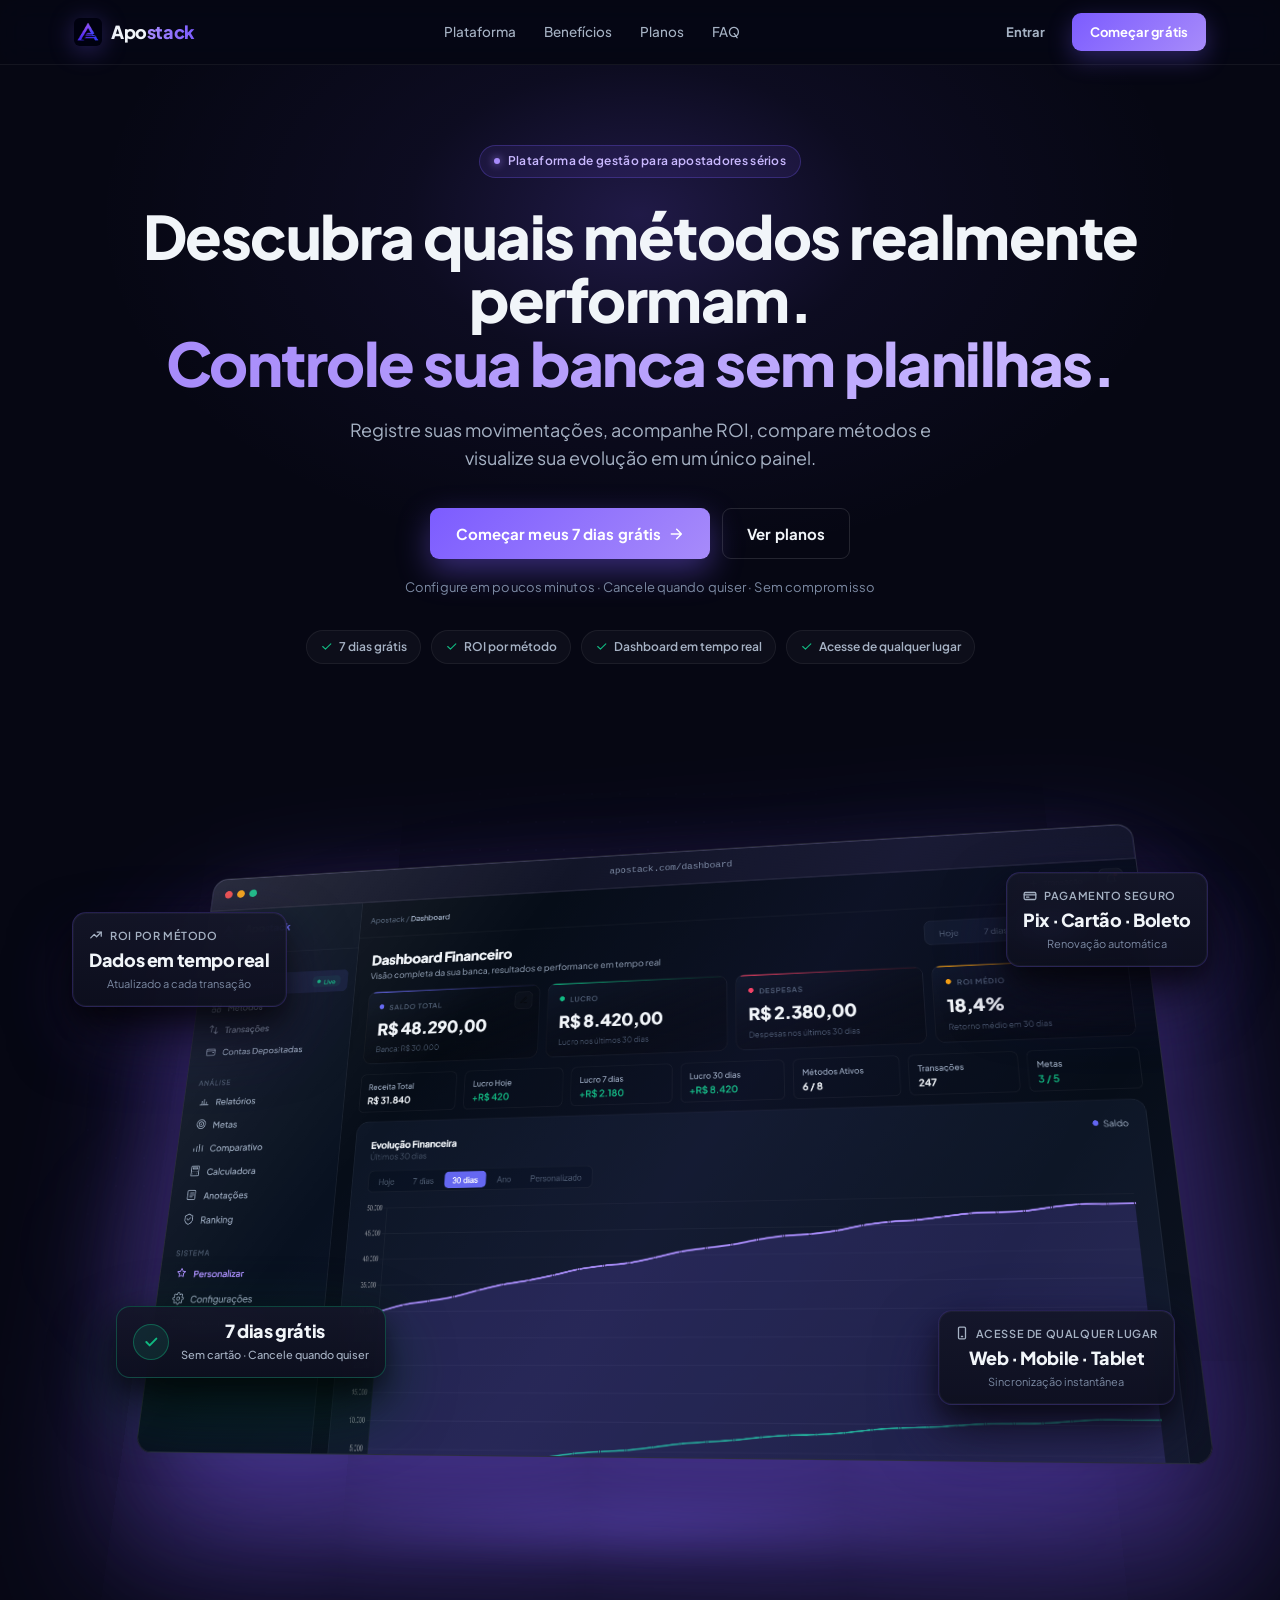
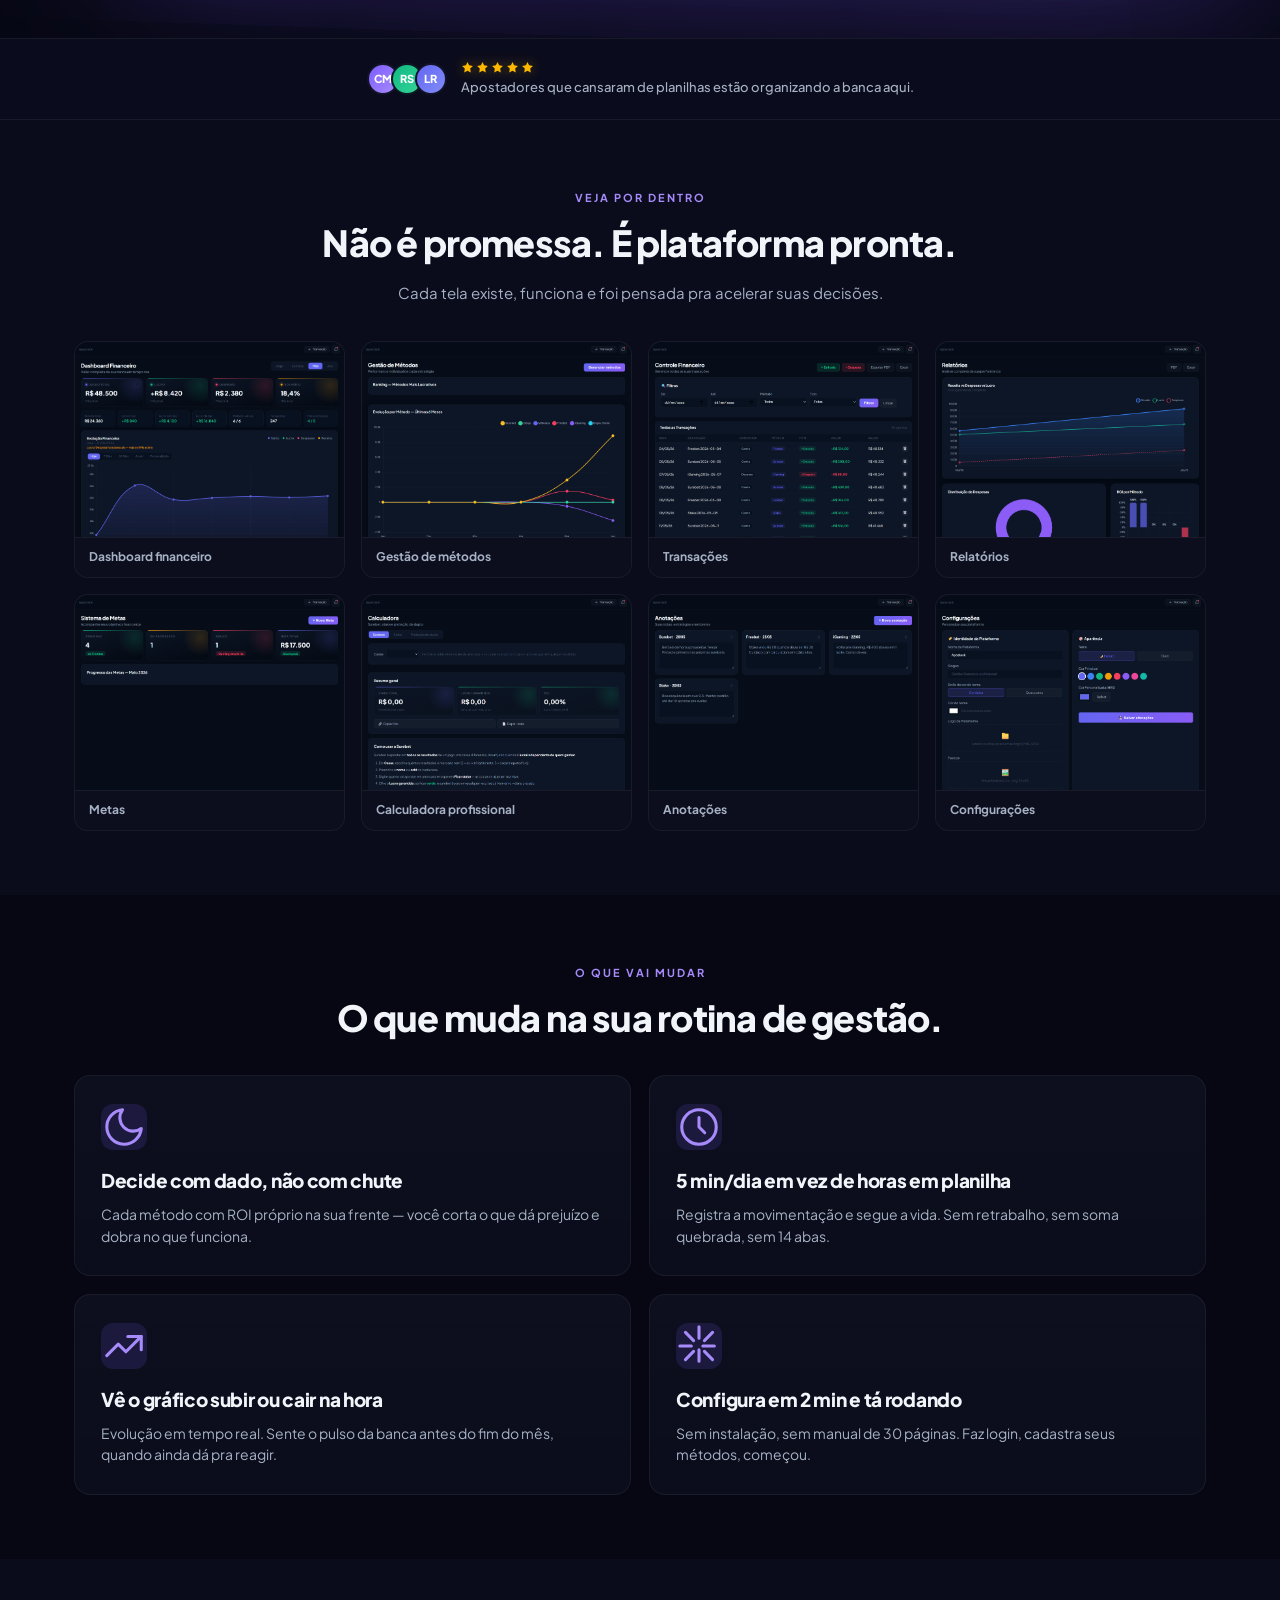
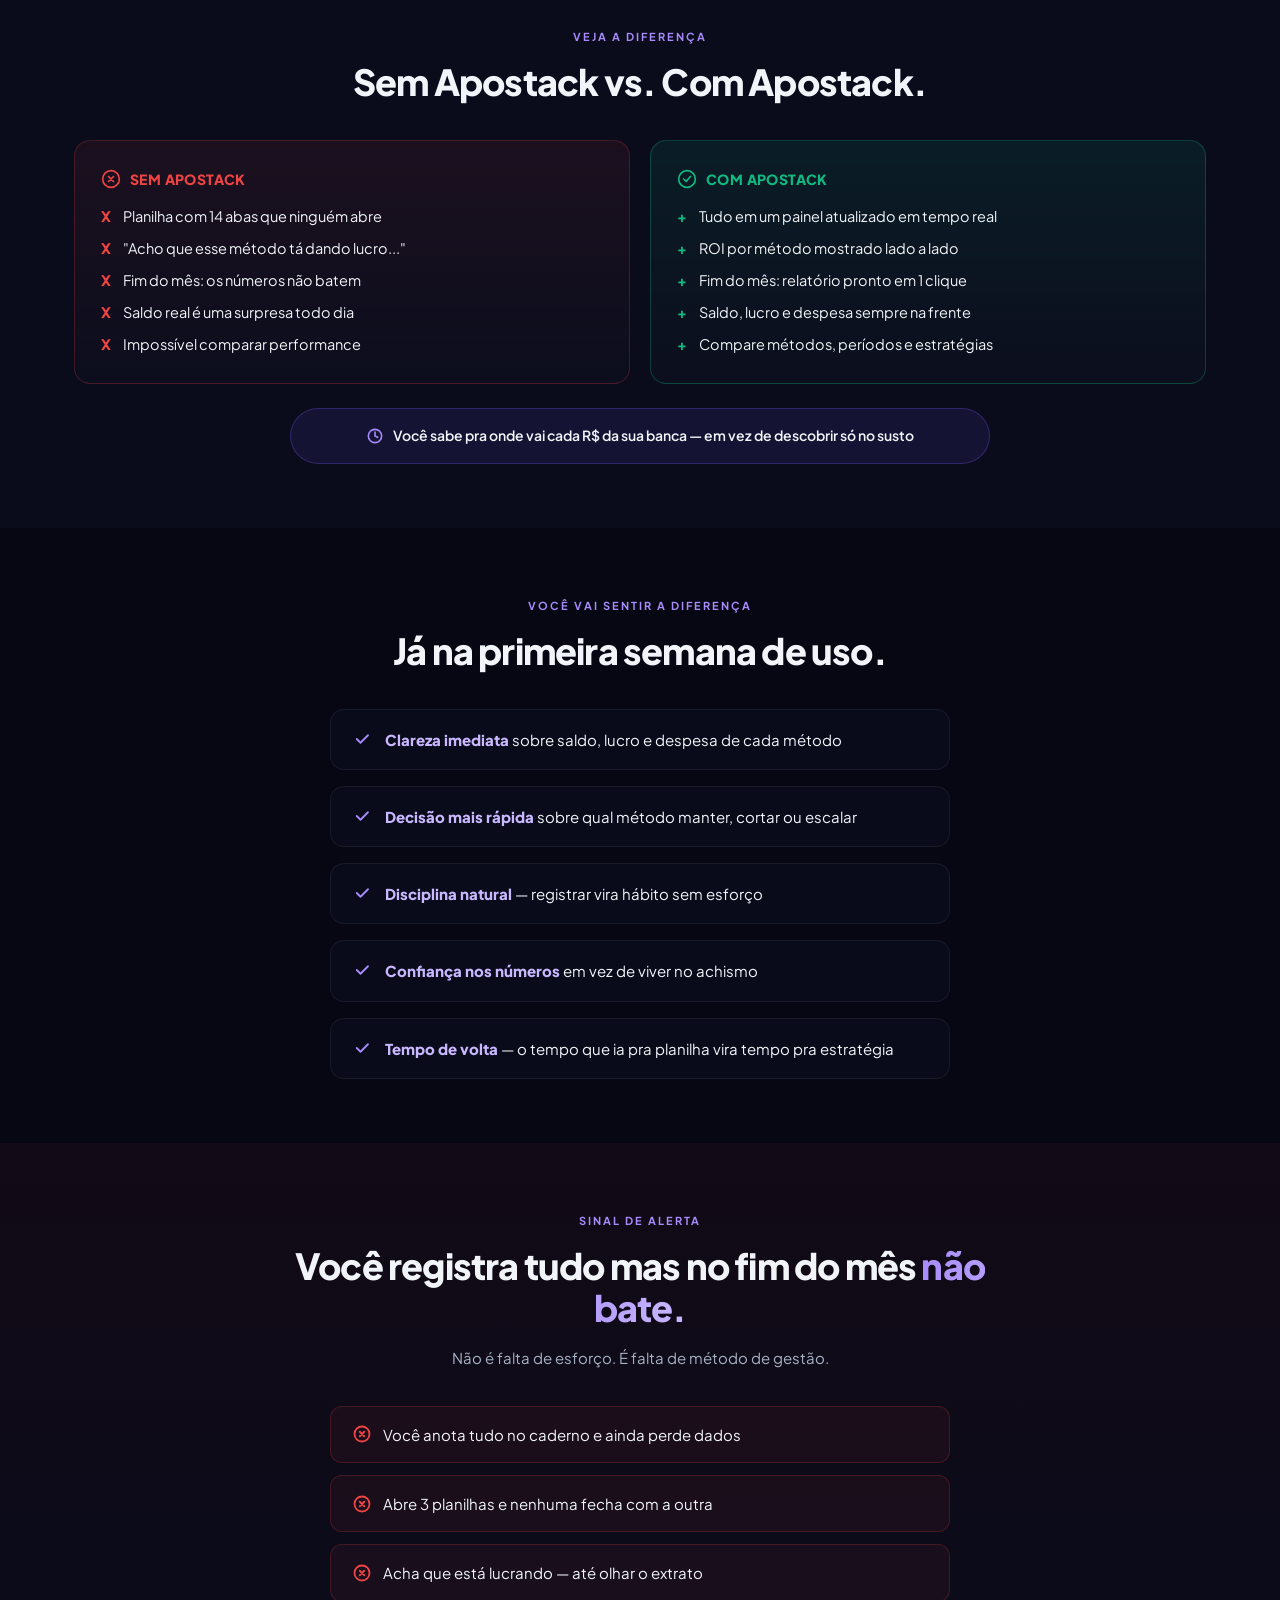
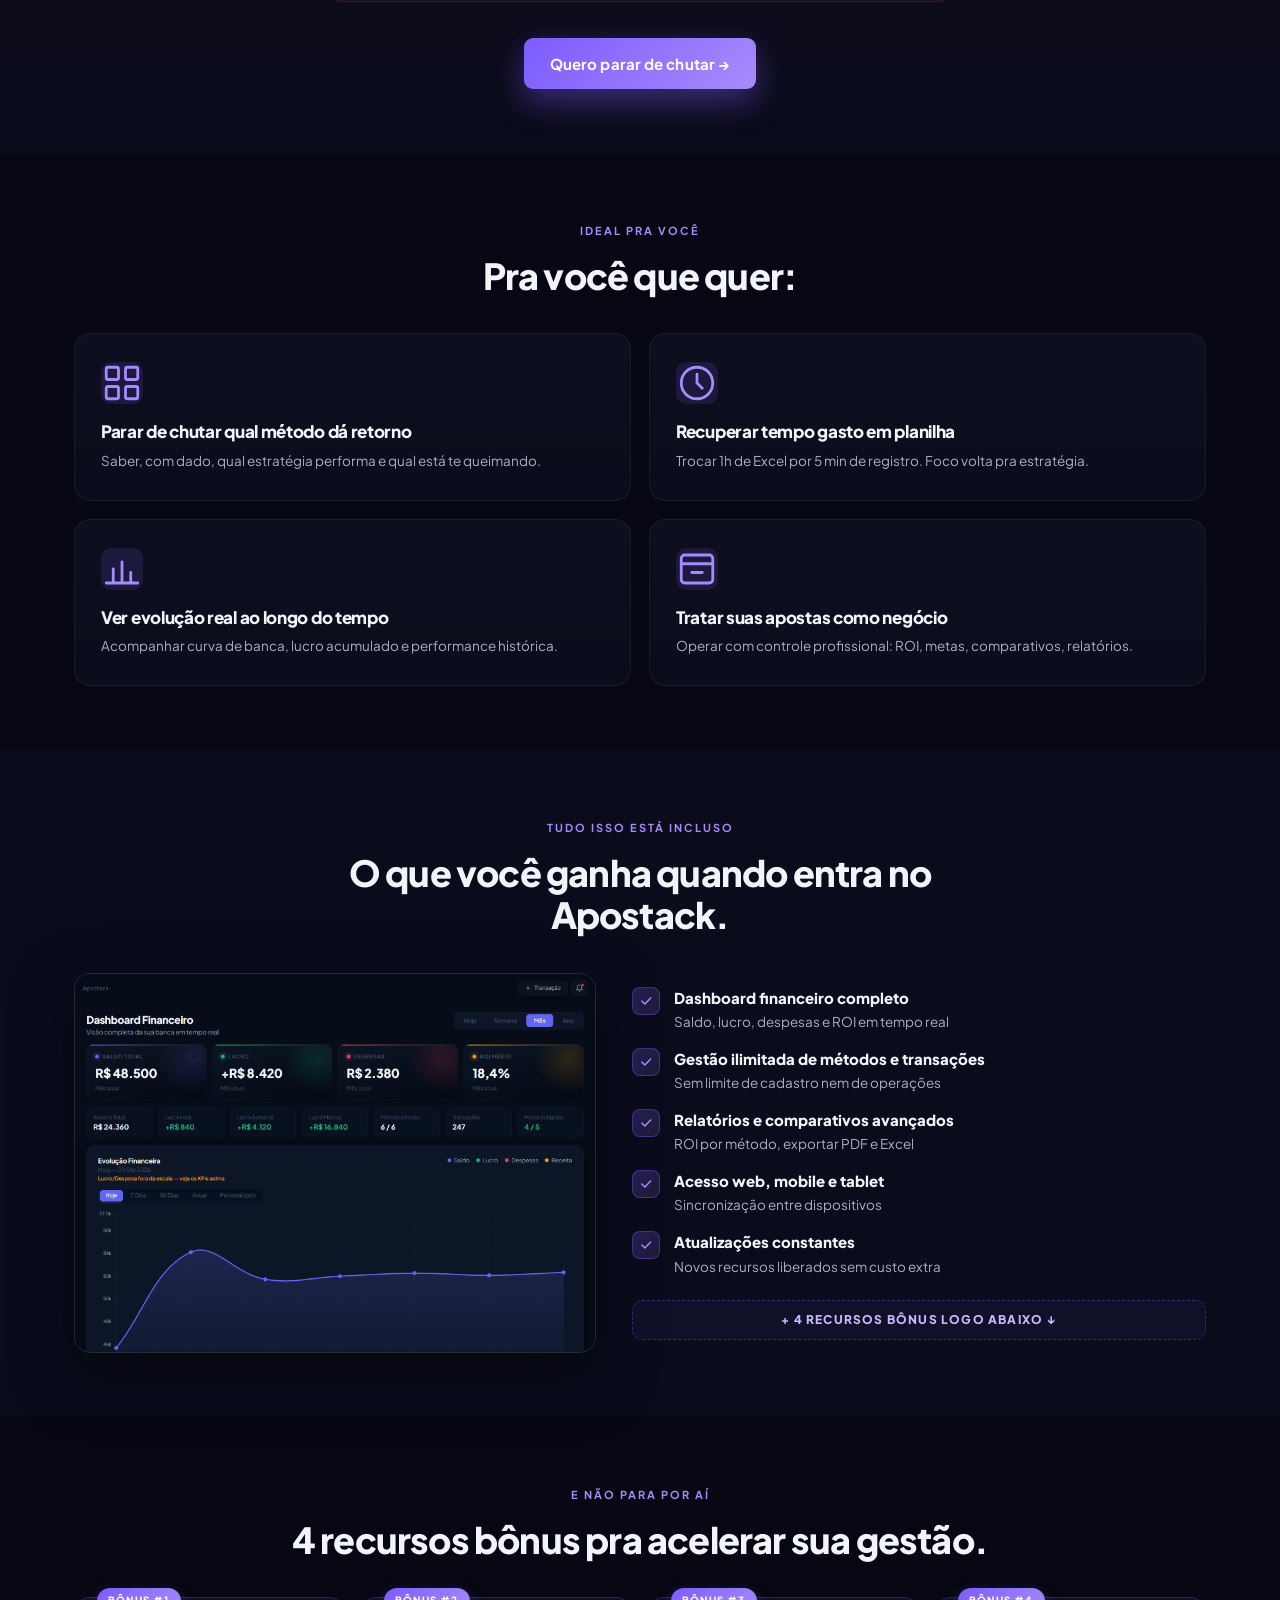
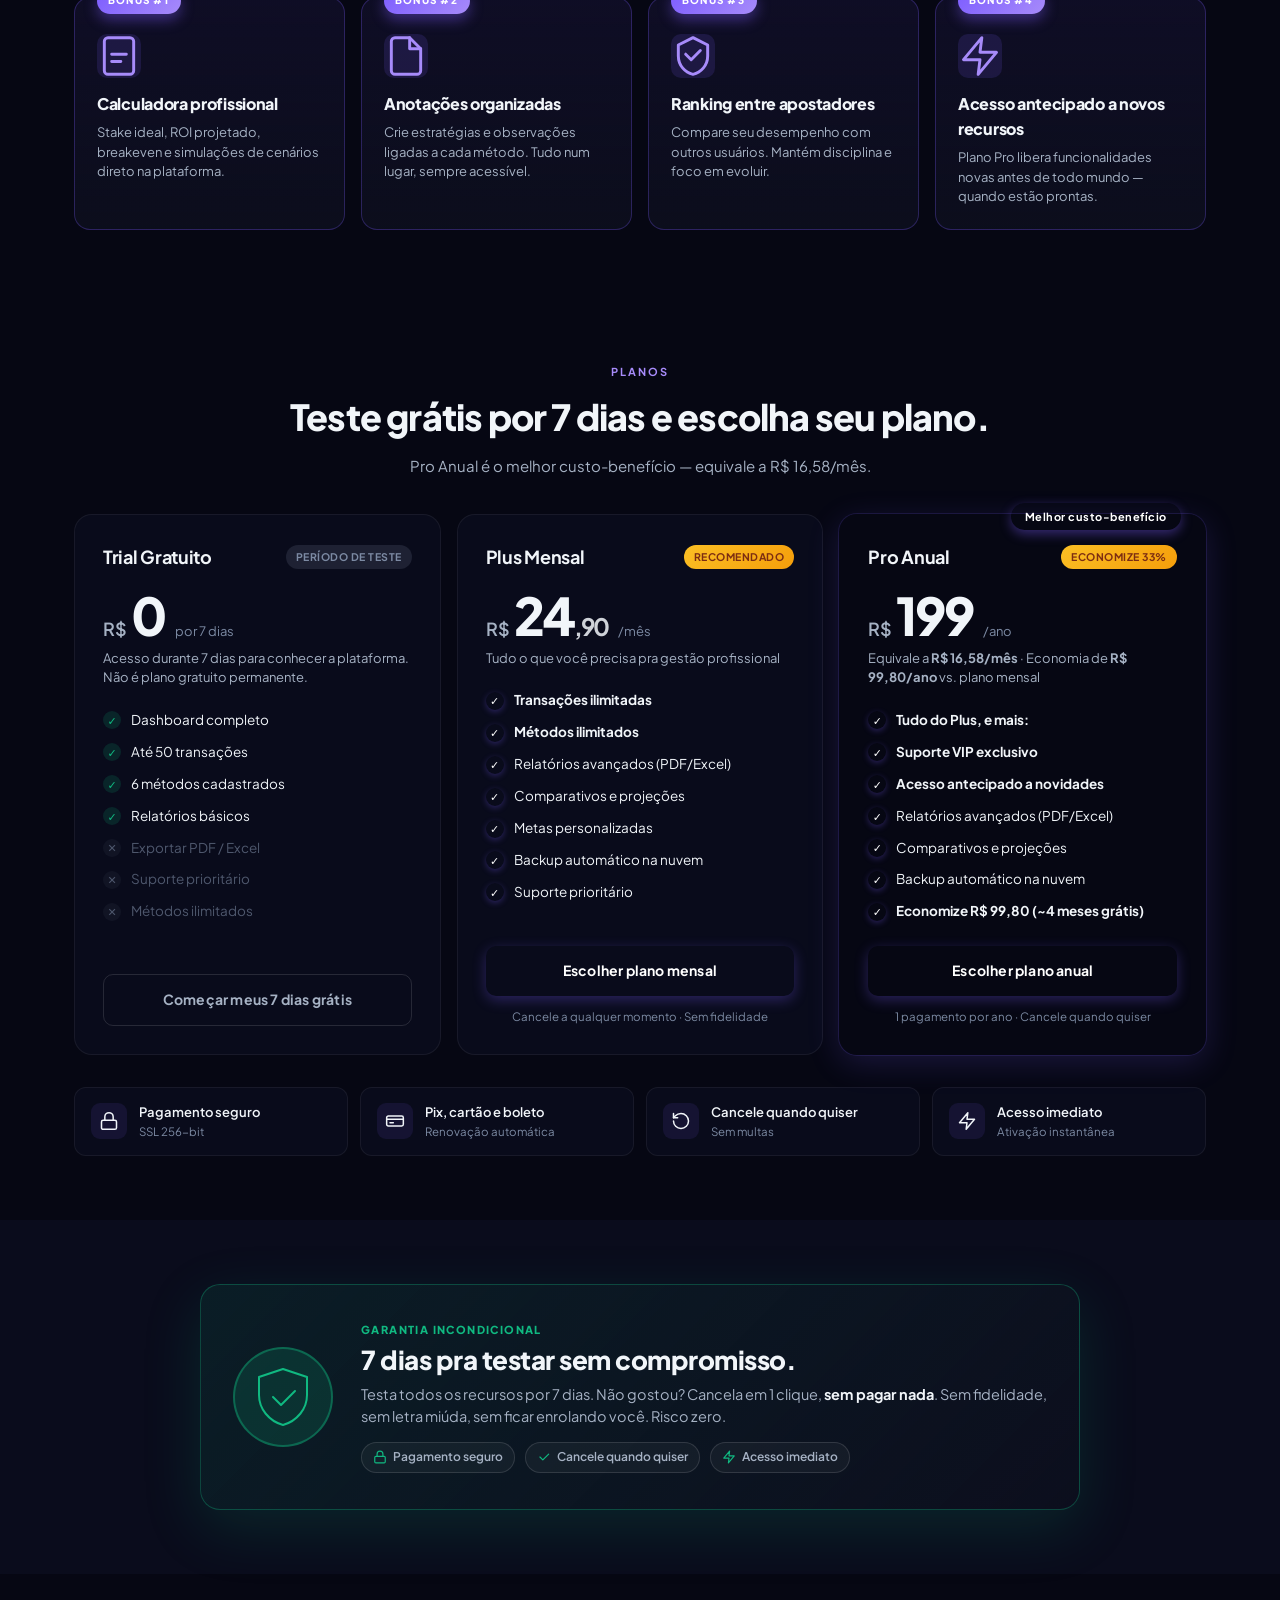
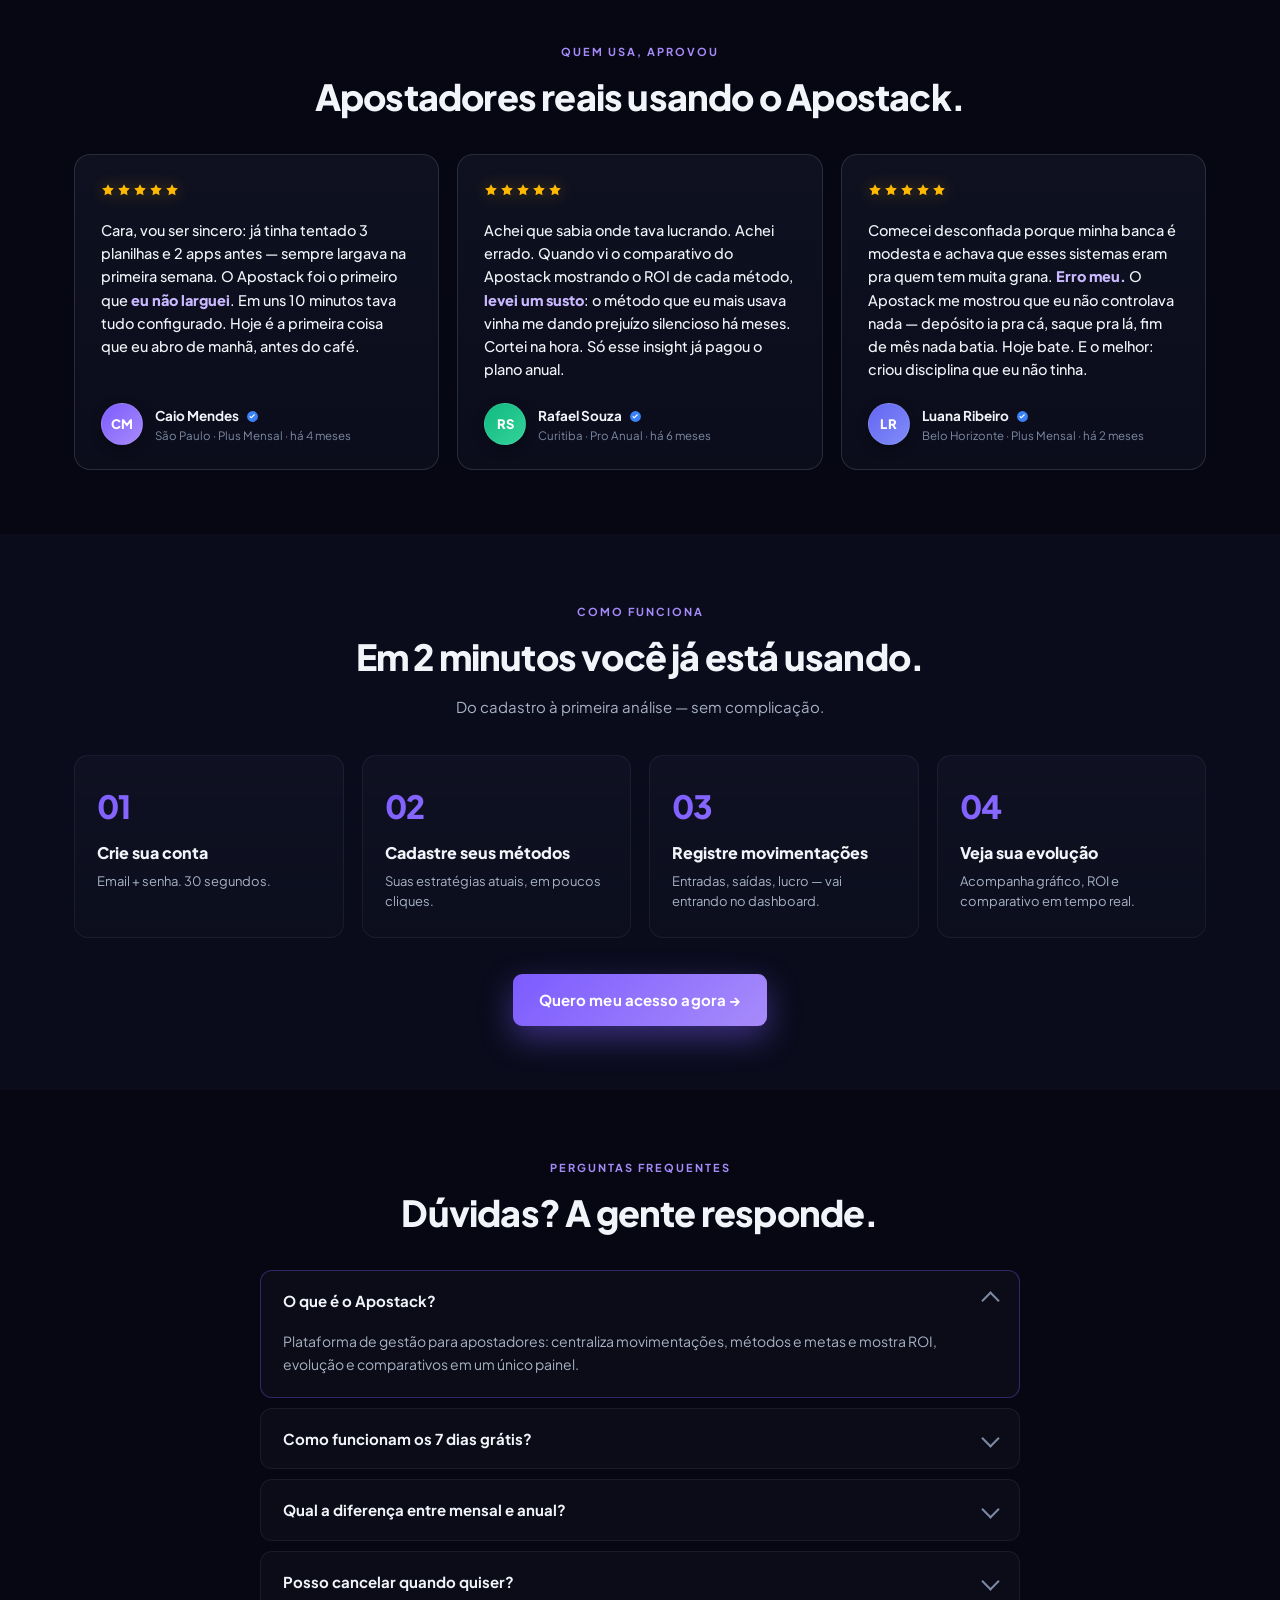
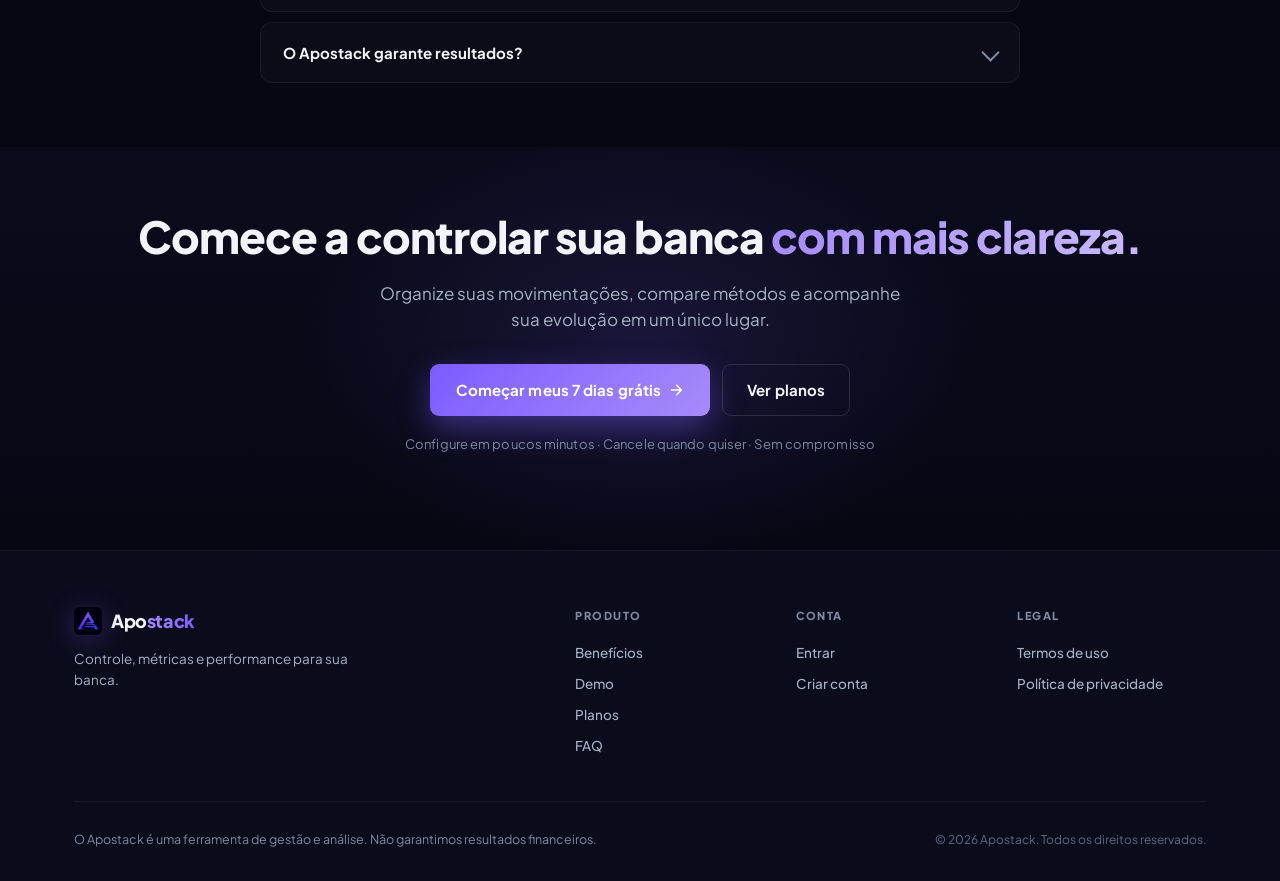
<file: landing-vsl-roxa.html>
<!DOCTYPE html>
<html lang="pt-BR">
<head>
  <meta charset="UTF-8"/>
  <meta name="viewport" content="width=device-width, initial-scale=1.0"/>
  <title>Apostack · Controle sua banca como um profissional</title>
  <meta name="description" content="O Apostack centraliza seus números, métodos, metas e relatórios para você acompanhar sua performance com mais clareza e menos achismo."/>
  <link rel="preconnect" href="https://fonts.googleapis.com"/>
  <link rel="preconnect" href="https://fonts.gstatic.com" crossorigin/>
  <link href="https://fonts.googleapis.com/css2?family=Plus+Jakarta+Sans:wght@400;500;600;700;800&display=swap" rel="stylesheet"/>
  <link rel="stylesheet" href="landing-vsl-roxa.css?v=1"/>
</head>
<body class="lp-body">

<!-- ═══════════════════════════════════════════ -->
<!-- HEADER -->
<!-- ═══════════════════════════════════════════ -->
<header class="lp-header">
  <div class="lp-container lp-header-inner">
    <a href="#top" class="lp-logo">
      <img src="brand/icon.png" alt="Apostack" class="lp-logo-icon lp-logo-icon-img" />
      <span class="lp-logo-text">Apo<span class="lp-logo-accent">stack</span></span>
    </a>

    <nav class="lp-nav">
      <a href="#gallery">Plataforma</a>
      <a href="#transform">Benefícios</a>
      <a href="#pricing">Planos</a>
      <a href="#faq">FAQ</a>
    </nav>

    <div class="lp-header-actions">
      <a href="index.html" class="lp-btn-ghost">Entrar</a>
      <a href="index.html#cadastro" class="lp-btn-primary">Começar grátis</a>
    </div>

    <button class="lp-menu-btn" onclick="document.body.classList.toggle('lp-menu-open')" aria-label="Abrir menu">
      <svg viewBox="0 0 24 24" width="22" height="22" fill="none" stroke="currentColor" stroke-width="2" stroke-linecap="round" stroke-linejoin="round"><path d="M3 6h18M3 12h18M3 18h18"/></svg>
    </button>
  </div>

  <!-- Mobile menu drawer -->
  <div class="lp-mobile-menu">
    <a href="#gallery" onclick="document.body.classList.remove('lp-menu-open')">Plataforma</a>
    <a href="#transform" onclick="document.body.classList.remove('lp-menu-open')">Benefícios</a>
    <a href="#pricing" onclick="document.body.classList.remove('lp-menu-open')">Planos</a>
    <a href="#faq" onclick="document.body.classList.remove('lp-menu-open')">FAQ</a>
    <a href="index.html" class="lp-btn-ghost">Entrar</a>
    <a href="index.html#cadastro" class="lp-btn-primary">Começar grátis</a>
  </div>
</header>

<!-- CTA fixo mobile (aparece após scroll do hero) -->
<a href="index.html#cadastro" class="lp-mobile-sticky-cta" aria-hidden="true">
  Começar 7 dias grátis
  <svg viewBox="0 0 24 24" width="16" height="16" fill="none" stroke="currentColor" stroke-width="2.4" stroke-linecap="round" stroke-linejoin="round"><path d="M5 12h14M13 5l7 7-7 7"/></svg>
</a>

<!-- ═══════════════════════════════════════════ -->
<!-- HERO -->
<!-- ═══════════════════════════════════════════ -->
<section class="lp-hero" id="top">
  <div class="lp-hero-glow"></div>
  <div class="lp-container lp-hero-inner">
    <div class="lp-hero-tag">
      <span class="lp-hero-tag-dot"></span>
      Plataforma de gestão para apostadores sérios
    </div>
    <h1 class="lp-hero-title">
      Descubra quais métodos realmente performam.<br/><span class="lp-hero-title-accent">Controle sua banca sem planilhas.</span>
    </h1>
    <p class="lp-hero-sub">
      Registre suas movimentações, acompanhe ROI, compare métodos e visualize sua evolução em um único painel.
    </p>

    <div class="lp-hero-cta">
      <a href="index.html#cadastro" class="lp-btn-primary-lg">
        Começar meus 7 dias grátis
        <svg viewBox="0 0 24 24" width="16" height="16" fill="none" stroke="currentColor" stroke-width="2.2" stroke-linecap="round" stroke-linejoin="round"><path d="M5 12h14M13 5l7 7-7 7"/></svg>
      </a>
      <a href="#pricing" class="lp-btn-ghost-lg">Ver planos</a>
    </div>

    <div class="lp-hero-micro">Configure em poucos minutos · Cancele quando quiser · Sem compromisso</div>

    <div class="lp-hero-badges">
      <span class="lp-badge"><svg viewBox="0 0 24 24" width="13" height="13" fill="none" stroke="currentColor" stroke-width="2" stroke-linecap="round" stroke-linejoin="round"><path d="M5 12l5 5L20 7"/></svg>7 dias grátis</span>
      <span class="lp-badge"><svg viewBox="0 0 24 24" width="13" height="13" fill="none" stroke="currentColor" stroke-width="2" stroke-linecap="round" stroke-linejoin="round"><path d="M5 12l5 5L20 7"/></svg>ROI por método</span>
      <span class="lp-badge"><svg viewBox="0 0 24 24" width="13" height="13" fill="none" stroke="currentColor" stroke-width="2" stroke-linecap="round" stroke-linejoin="round"><path d="M5 12l5 5L20 7"/></svg>Dashboard em tempo real</span>
      <span class="lp-badge"><svg viewBox="0 0 24 24" width="13" height="13" fill="none" stroke="currentColor" stroke-width="2" stroke-linecap="round" stroke-linejoin="round"><path d="M5 12l5 5L20 7"/></svg>Acesse de qualquer lugar</span>
    </div>

    <!-- Mockup do dashboard (print real) -->
    <div class="lp-hero-mockup-wrap">
      <!-- Padrão de pontos sutil no fundo (inspiração Linear / Vercel) -->
      <div class="lp-hero-dotgrid" aria-hidden="true"></div>
      <!-- Glow de horizonte na base -->
      <div class="lp-hero-horizon" aria-hidden="true"></div>

      <div class="lp-hero-mockup">
        <!-- ① TOP-LEFT · Benefício real: ROI -->
        <div class="lp-float-card lp-float-card-tl lp-float-card-feature" aria-hidden="true">
          <div class="lp-float-card-head">
            <svg viewBox="0 0 24 24" width="14" height="14" fill="none" stroke="currentColor" stroke-width="2.2" stroke-linecap="round" stroke-linejoin="round"><path d="M3 17l6-6 4 4 8-8"/><path d="M14 7h7v7"/></svg>
            ROI por método
          </div>
          <div class="lp-float-card-value lp-float-card-value-sm">Dados em tempo real</div>
          <div class="lp-float-card-sub">Atualizado a cada transação</div>
        </div>

        <!-- ② TOP-RIGHT · Pagamento (PIX/Cartão real) -->
        <div class="lp-float-card lp-float-card-tr lp-float-card-feature" aria-hidden="true">
          <div class="lp-float-card-head">
            <svg viewBox="0 0 24 24" width="14" height="14" fill="none" stroke="currentColor" stroke-width="2.2" stroke-linecap="round" stroke-linejoin="round"><rect x="2" y="6" width="20" height="12" rx="2"/><path d="M2 10h20M6 14h4"/></svg>
            Pagamento seguro
          </div>
          <div class="lp-float-card-value lp-float-card-value-sm">Pix · Cartão · Boleto</div>
          <div class="lp-float-card-sub">Renovação automática</div>
        </div>

        <!-- ③ BOTTOM-LEFT · Risk reversal (free trial, no card) -->
        <div class="lp-float-card lp-float-card-bl lp-float-card-risk" aria-hidden="true">
          <div class="lp-float-check">
            <svg viewBox="0 0 24 24" width="16" height="16" fill="none" stroke="#10b981" stroke-width="3" stroke-linecap="round" stroke-linejoin="round"><path d="M5 12l5 5L20 7"/></svg>
          </div>
          <div>
            <div class="lp-float-card-value lp-float-card-value-sm">7 dias grátis</div>
            <div class="lp-float-card-sub lp-float-card-sub-strong">Sem cartão · Cancele quando quiser</div>
          </div>
        </div>

        <!-- ④ BOTTOM-RIGHT · Acesso mobile -->
        <div class="lp-float-card lp-float-card-br lp-float-card-feature" aria-hidden="true">
          <div class="lp-float-card-head">
            <svg viewBox="0 0 24 24" width="14" height="14" fill="none" stroke="currentColor" stroke-width="2.2" stroke-linecap="round" stroke-linejoin="round"><rect x="6" y="2" width="12" height="20" rx="2"/><path d="M11 18h2"/></svg>
            Acesse de qualquer lugar
          </div>
          <div class="lp-float-card-value lp-float-card-value-sm">Web · Mobile · Tablet</div>
          <div class="lp-float-card-sub">Sincronização instantânea</div>
        </div>

        <div class="lp-mockup-frame">
          <div class="lp-mockup-topbar">
            <div class="lp-mockup-dots"><span></span><span></span><span></span></div>
            <div class="lp-mockup-url">apostack.com/dashboard</div>
          </div>
          <img src="landing-assets/dashboard.png" alt="Dashboard financeiro Apostack" class="lp-mockup-img" loading="eager" />
        </div>
      </div>
    </div>

  </div>
</section>

<!-- ═══════════════════════════════════════════ -->
<!-- MINI PROOF -->
<!-- ═══════════════════════════════════════════ -->
<section class="lp-mini-proof" aria-label="Prova rápida">
  <div class="lp-container lp-mini-proof-inner">
    <div class="lp-mini-proof-avatars">
      <div class="lp-mini-proof-avatar" style="background:linear-gradient(135deg,#7c5cff,#a78bfa)">CM</div>
      <div class="lp-mini-proof-avatar" style="background:linear-gradient(135deg,#10b981,#34d399)">RS</div>
      <div class="lp-mini-proof-avatar" style="background:linear-gradient(135deg,#6366f1,#818cf8)">LR</div>
    </div>
    <div class="lp-mini-proof-text">
      <div class="lp-mini-proof-stars">
        <svg viewBox="0 0 24 24" width="13" height="13"><path fill="#ffb800" d="M12 2l3 6 7 1-5 5 1 7-6-3-6 3 1-7-5-5 7-1z"/></svg>
        <svg viewBox="0 0 24 24" width="13" height="13"><path fill="#ffb800" d="M12 2l3 6 7 1-5 5 1 7-6-3-6 3 1-7-5-5 7-1z"/></svg>
        <svg viewBox="0 0 24 24" width="13" height="13"><path fill="#ffb800" d="M12 2l3 6 7 1-5 5 1 7-6-3-6 3 1-7-5-5 7-1z"/></svg>
        <svg viewBox="0 0 24 24" width="13" height="13"><path fill="#ffb800" d="M12 2l3 6 7 1-5 5 1 7-6-3-6 3 1-7-5-5 7-1z"/></svg>
        <svg viewBox="0 0 24 24" width="13" height="13"><path fill="#ffb800" d="M12 2l3 6 7 1-5 5 1 7-6-3-6 3 1-7-5-5 7-1z"/></svg>
      </div>
      <div class="lp-mini-proof-line">Apostadores que cansaram de planilhas estão organizando a banca aqui.</div>
    </div>
  </div>
</section>

<!-- ═══════════════════════════════════════════ -->
<!-- GALERIA -->
<!-- ═══════════════════════════════════════════ -->
<section class="lp-section lp-section-alt" id="gallery">
  <div class="lp-container">
    <div class="lp-section-head">
      <div class="lp-eyebrow">Veja por dentro</div>
      <h2 class="lp-section-title">Não é promessa. É plataforma pronta.</h2>
      <p class="lp-section-sub">Cada tela existe, funciona e foi pensada pra acelerar suas decisões.</p>
    </div>

    <div class="lp-gallery">
      <div class="lp-gallery-item"><img src="brand/screen-dashboard.png" alt="Dashboard financeiro" loading="lazy"/><span class="lp-gallery-label">Dashboard financeiro</span></div>
      <div class="lp-gallery-item"><img src="brand/screen-metodos.png" alt="Gestão de métodos" loading="lazy"/><span class="lp-gallery-label">Gestão de métodos</span></div>
      <div class="lp-gallery-item"><img src="brand/screen-transacoes.png" alt="Transações" loading="lazy"/><span class="lp-gallery-label">Transações</span></div>
      <div class="lp-gallery-item"><img src="brand/screen-relatorios.png" alt="Relatórios" loading="lazy"/><span class="lp-gallery-label">Relatórios</span></div>
      <div class="lp-gallery-item"><img src="brand/screen-metas.png" alt="Metas" loading="lazy"/><span class="lp-gallery-label">Metas</span></div>
      <div class="lp-gallery-item"><img src="brand/screen-calculadora.png" alt="Calculadora" loading="lazy"/><span class="lp-gallery-label">Calculadora profissional</span></div>
      <div class="lp-gallery-item"><img src="brand/screen-anotacoes.png" alt="Anotações" loading="lazy"/><span class="lp-gallery-label">Anotações</span></div>
      <div class="lp-gallery-item"><img src="brand/screen-configuracoes.png" alt="Configurações" loading="lazy"/><span class="lp-gallery-label">Configurações</span></div>
    </div>
  </div>
</section>

<!-- ═══════════════════════════════════════════ -->
<!-- O QUE VAI MUDAR -->
<!-- ═══════════════════════════════════════════ -->
<section class="lp-section" id="transform">
  <div class="lp-container">
    <div class="lp-section-head">
      <div class="lp-eyebrow">O que vai mudar</div>
      <h2 class="lp-section-title">O que muda na sua rotina de gestão.</h2>
    </div>

    <div class="lp-transform-grid">
      <div class="lp-transform-card">
        <div class="lp-transform-icon"><svg viewBox="0 0 24 24" fill="none" stroke="currentColor" stroke-width="1.6" stroke-linecap="round" stroke-linejoin="round"><path d="M21 12.79A9 9 0 1111.21 3 7 7 0 0021 12.79z"/></svg></div>
        <h3 class="lp-transform-title">Decide com dado, não com chute</h3>
        <p class="lp-transform-desc">Cada método com ROI próprio na sua frente — você corta o que dá prejuízo e dobra no que funciona.</p>
      </div>
      <div class="lp-transform-card">
        <div class="lp-transform-icon"><svg viewBox="0 0 24 24" fill="none" stroke="currentColor" stroke-width="1.6" stroke-linecap="round" stroke-linejoin="round"><circle cx="12" cy="12" r="9"/><path d="M12 7v5l3 3"/></svg></div>
        <h3 class="lp-transform-title">5 min/dia em vez de horas em planilha</h3>
        <p class="lp-transform-desc">Registra a movimentação e segue a vida. Sem retrabalho, sem soma quebrada, sem 14 abas.</p>
      </div>
      <div class="lp-transform-card">
        <div class="lp-transform-icon"><svg viewBox="0 0 24 24" fill="none" stroke="currentColor" stroke-width="1.6" stroke-linecap="round" stroke-linejoin="round"><path d="M3 17l6-6 4 4 8-8"/><path d="M14 7h7v7"/></svg></div>
        <h3 class="lp-transform-title">Vê o gráfico subir ou cair na hora</h3>
        <p class="lp-transform-desc">Evolução em tempo real. Sente o pulso da banca antes do fim do mês, quando ainda dá pra reagir.</p>
      </div>
      <div class="lp-transform-card">
        <div class="lp-transform-icon"><svg viewBox="0 0 24 24" fill="none" stroke="currentColor" stroke-width="1.6" stroke-linecap="round" stroke-linejoin="round"><path d="M12 2v6m0 12v-6M2 12h6m12 0h-6M4.93 4.93l4.24 4.24m5.66 5.66l4.24 4.24M4.93 19.07l4.24-4.24m5.66-5.66l4.24-4.24"/></svg></div>
        <h3 class="lp-transform-title">Configura em 2 min e tá rodando</h3>
        <p class="lp-transform-desc">Sem instalação, sem manual de 30 páginas. Faz login, cadastra seus métodos, começou.</p>
      </div>
    </div>
  </div>
</section>

<!-- ═══════════════════════════════════════════ -->
<!-- ANTES VS DEPOIS -->
<!-- ═══════════════════════════════════════════ -->
<section class="lp-section lp-section-alt" id="vs">
  <div class="lp-container">
    <div class="lp-section-head">
      <div class="lp-eyebrow">Veja a diferença</div>
      <h2 class="lp-section-title">Sem Apostack vs. Com Apostack.</h2>
    </div>

    <div class="lp-vs-grid">
      <div class="lp-vs-card lp-vs-bad">
        <div class="lp-vs-card-head">
          <svg viewBox="0 0 24 24" width="20" height="20" fill="none" stroke="currentColor" stroke-width="2" stroke-linecap="round" stroke-linejoin="round"><circle cx="12" cy="12" r="10"/><path d="M15 9l-6 6M9 9l6 6"/></svg>
          <span>Sem Apostack</span>
        </div>
        <ul class="lp-vs-list">
          <li>Planilha com 14 abas que ninguém abre</li>
          <li>"Acho que esse método tá dando lucro..."</li>
          <li>Fim do mês: os números não batem</li>
          <li>Saldo real é uma surpresa todo dia</li>
          <li>Impossível comparar performance</li>
        </ul>
      </div>
      <div class="lp-vs-card lp-vs-good">
        <div class="lp-vs-card-head">
          <svg viewBox="0 0 24 24" width="20" height="20" fill="none" stroke="currentColor" stroke-width="2" stroke-linecap="round" stroke-linejoin="round"><circle cx="12" cy="12" r="10"/><path d="M8 12l3 3 5-6"/></svg>
          <span>Com Apostack</span>
        </div>
        <ul class="lp-vs-list">
          <li>Tudo em um painel atualizado em tempo real</li>
          <li>ROI por método mostrado lado a lado</li>
          <li>Fim do mês: relatório pronto em 1 clique</li>
          <li>Saldo, lucro e despesa sempre na frente</li>
          <li>Compare métodos, períodos e estratégias</li>
        </ul>
      </div>
    </div>

    <div class="lp-vs-result">
      <svg viewBox="0 0 24 24" width="16" height="16" fill="none" stroke="currentColor" stroke-width="2.4" stroke-linecap="round" stroke-linejoin="round"><circle cx="12" cy="12" r="10"/><path d="M12 6v6l4 2"/></svg>
      <span>Você sabe pra onde vai cada R$ da sua banca — em vez de descobrir só no susto</span>
    </div>
  </div>
</section>

<!-- ═══════════════════════════════════════════ -->
<!-- VOCÊ VAI SENTIR -->
<!-- ═══════════════════════════════════════════ -->
<section class="lp-section" id="feel">
  <div class="lp-container lp-feel-inner">
    <div class="lp-section-head">
      <div class="lp-eyebrow">Você vai sentir a diferença</div>
      <h2 class="lp-section-title">Já na primeira semana de uso.</h2>
    </div>

    <ul class="lp-feel-list">
      <li><svg viewBox="0 0 24 24" width="18" height="18" fill="none" stroke="currentColor" stroke-width="2.4" stroke-linecap="round" stroke-linejoin="round"><path d="M5 12l5 5L20 7"/></svg><span><strong>Clareza imediata</strong> sobre saldo, lucro e despesa de cada método</span></li>
      <li><svg viewBox="0 0 24 24" width="18" height="18" fill="none" stroke="currentColor" stroke-width="2.4" stroke-linecap="round" stroke-linejoin="round"><path d="M5 12l5 5L20 7"/></svg><span><strong>Decisão mais rápida</strong> sobre qual método manter, cortar ou escalar</span></li>
      <li><svg viewBox="0 0 24 24" width="18" height="18" fill="none" stroke="currentColor" stroke-width="2.4" stroke-linecap="round" stroke-linejoin="round"><path d="M5 12l5 5L20 7"/></svg><span><strong>Disciplina natural</strong> — registrar vira hábito sem esforço</span></li>
      <li><svg viewBox="0 0 24 24" width="18" height="18" fill="none" stroke="currentColor" stroke-width="2.4" stroke-linecap="round" stroke-linejoin="round"><path d="M5 12l5 5L20 7"/></svg><span><strong>Confiança nos números</strong> em vez de viver no achismo</span></li>
      <li><svg viewBox="0 0 24 24" width="18" height="18" fill="none" stroke="currentColor" stroke-width="2.4" stroke-linecap="round" stroke-linejoin="round"><path d="M5 12l5 5L20 7"/></svg><span><strong>Tempo de volta</strong> — o tempo que ia pra planilha vira tempo pra estratégia</span></li>
    </ul>
  </div>
</section>

<!-- ═══════════════════════════════════════════ -->
<!-- GATILHO DE DOR -->
<!-- ═══════════════════════════════════════════ -->
<section class="lp-section lp-section-alt lp-pain-trigger" id="painpoint">
  <div class="lp-container">
    <div class="lp-section-head">
      <div class="lp-eyebrow">Sinal de alerta</div>
      <h2 class="lp-section-title">Você registra tudo mas no fim do mês <span class="lp-hero-title-accent">não bate.</span></h2>
      <p class="lp-section-sub">Não é falta de esforço. É falta de método de gestão.</p>
    </div>

    <ul class="lp-painpoint-list">
      <li><svg viewBox="0 0 24 24" width="18" height="18" fill="none" stroke="#ef4444" stroke-width="2.4" stroke-linecap="round" stroke-linejoin="round"><circle cx="12" cy="12" r="10"/><path d="M15 9l-6 6M9 9l6 6"/></svg><span>Você anota tudo no caderno e ainda perde dados</span></li>
      <li><svg viewBox="0 0 24 24" width="18" height="18" fill="none" stroke="#ef4444" stroke-width="2.4" stroke-linecap="round" stroke-linejoin="round"><circle cx="12" cy="12" r="10"/><path d="M15 9l-6 6M9 9l6 6"/></svg><span>Abre 3 planilhas e nenhuma fecha com a outra</span></li>
      <li><svg viewBox="0 0 24 24" width="18" height="18" fill="none" stroke="#ef4444" stroke-width="2.4" stroke-linecap="round" stroke-linejoin="round"><circle cx="12" cy="12" r="10"/><path d="M15 9l-6 6M9 9l6 6"/></svg><span>Acha que está lucrando — até olhar o extrato</span></li>
    </ul>

    <div class="lp-painpoint-cta">
      <a href="index.html#cadastro" class="lp-btn-primary-lg">Quero parar de chutar →</a>
    </div>
  </div>
</section>

<!-- ═══════════════════════════════════════════ -->
<!-- PERSONAS -->
<!-- ═══════════════════════════════════════════ -->
<section class="lp-section" id="personas">
  <div class="lp-container">
    <div class="lp-section-head">
      <div class="lp-eyebrow">Ideal pra você</div>
      <h2 class="lp-section-title">Pra você que quer:</h2>
    </div>

    <div class="lp-personas-grid">
      <div class="lp-persona-card">
        <div class="lp-persona-icon"><svg viewBox="0 0 24 24" fill="none" stroke="currentColor" stroke-width="1.6" stroke-linecap="round" stroke-linejoin="round"><rect x="3" y="3" width="7" height="7" rx="1"/><rect x="14" y="3" width="7" height="7" rx="1"/><rect x="3" y="14" width="7" height="7" rx="1"/><rect x="14" y="14" width="7" height="7" rx="1"/></svg></div>
        <h3 class="lp-persona-title">Parar de chutar qual método dá retorno</h3>
        <p class="lp-persona-desc">Saber, com dado, qual estratégia performa e qual está te queimando.</p>
      </div>
      <div class="lp-persona-card">
        <div class="lp-persona-icon"><svg viewBox="0 0 24 24" fill="none" stroke="currentColor" stroke-width="1.6" stroke-linecap="round" stroke-linejoin="round"><circle cx="12" cy="12" r="9"/><path d="M12 7v5l3 3"/></svg></div>
        <h3 class="lp-persona-title">Recuperar tempo gasto em planilha</h3>
        <p class="lp-persona-desc">Trocar 1h de Excel por 5 min de registro. Foco volta pra estratégia.</p>
      </div>
      <div class="lp-persona-card">
        <div class="lp-persona-icon"><svg viewBox="0 0 24 24" fill="none" stroke="currentColor" stroke-width="1.6" stroke-linecap="round" stroke-linejoin="round"><path d="M3 20h18M7 20V12M12 20V8M17 20v-6"/></svg></div>
        <h3 class="lp-persona-title">Ver evolução real ao longo do tempo</h3>
        <p class="lp-persona-desc">Acompanhar curva de banca, lucro acumulado e performance histórica.</p>
      </div>
      <div class="lp-persona-card">
        <div class="lp-persona-icon"><svg viewBox="0 0 24 24" fill="none" stroke="currentColor" stroke-width="1.6" stroke-linecap="round" stroke-linejoin="round"><rect x="3" y="4" width="18" height="16" rx="2"/><path d="M3 9h18M9 14h6"/></svg></div>
        <h3 class="lp-persona-title">Tratar suas apostas como negócio</h3>
        <p class="lp-persona-desc">Operar com controle profissional: ROI, metas, comparativos, relatórios.</p>
      </div>
    </div>
  </div>
</section>

<!-- ═══════════════════════════════════════════ -->
<!-- TUDO INCLUSO -->
<!-- ═══════════════════════════════════════════ -->
<section class="lp-section lp-section-alt" id="included">
  <div class="lp-container">
    <div class="lp-section-head">
      <div class="lp-eyebrow">Tudo isso está incluso</div>
      <h2 class="lp-section-title">O que você ganha quando entra no Apostack.</h2>
    </div>

    <div class="lp-kit-wrap">
      <div class="lp-kit-img">
        <img src="brand/screen-dashboard.png" alt="Dashboard Apostack" loading="lazy"/>
      </div>
      <div class="lp-kit-list-wrap">
        <ul class="lp-kit-list">
          <li><div class="lp-kit-check"><svg viewBox="0 0 24 24" width="14" height="14" fill="none" stroke="currentColor" stroke-width="2.6" stroke-linecap="round" stroke-linejoin="round"><path d="M5 12l5 5L20 7"/></svg></div><div><strong>Dashboard financeiro completo</strong><br/><span>Saldo, lucro, despesas e ROI em tempo real</span></div></li>
          <li><div class="lp-kit-check"><svg viewBox="0 0 24 24" width="14" height="14" fill="none" stroke="currentColor" stroke-width="2.6" stroke-linecap="round" stroke-linejoin="round"><path d="M5 12l5 5L20 7"/></svg></div><div><strong>Gestão ilimitada de métodos e transações</strong><br/><span>Sem limite de cadastro nem de operações</span></div></li>
          <li><div class="lp-kit-check"><svg viewBox="0 0 24 24" width="14" height="14" fill="none" stroke="currentColor" stroke-width="2.6" stroke-linecap="round" stroke-linejoin="round"><path d="M5 12l5 5L20 7"/></svg></div><div><strong>Relatórios e comparativos avançados</strong><br/><span>ROI por método, exportar PDF e Excel</span></div></li>
          <li><div class="lp-kit-check"><svg viewBox="0 0 24 24" width="14" height="14" fill="none" stroke="currentColor" stroke-width="2.6" stroke-linecap="round" stroke-linejoin="round"><path d="M5 12l5 5L20 7"/></svg></div><div><strong>Acesso web, mobile e tablet</strong><br/><span>Sincronização entre dispositivos</span></div></li>
          <li><div class="lp-kit-check"><svg viewBox="0 0 24 24" width="14" height="14" fill="none" stroke="currentColor" stroke-width="2.6" stroke-linecap="round" stroke-linejoin="round"><path d="M5 12l5 5L20 7"/></svg></div><div><strong>Atualizações constantes</strong><br/><span>Novos recursos liberados sem custo extra</span></div></li>
        </ul>
        <div class="lp-kit-extra">+ 4 RECURSOS BÔNUS LOGO ABAIXO ↓</div>
      </div>
    </div>
  </div>
</section>

<!-- ═══════════════════════════════════════════ -->
<!-- BÔNUS -->
<!-- ═══════════════════════════════════════════ -->
<section class="lp-section" id="bonus">
  <div class="lp-container">
    <div class="lp-section-head">
      <div class="lp-eyebrow">E não para por aí</div>
      <h2 class="lp-section-title">4 recursos bônus pra acelerar sua gestão.</h2>
    </div>

    <div class="lp-bonus-grid">
      <div class="lp-bonus-card">
        <div class="lp-bonus-badge">BÔNUS #1</div>
        <div class="lp-bonus-icon"><svg viewBox="0 0 24 24" fill="none" stroke="currentColor" stroke-width="1.6" stroke-linecap="round" stroke-linejoin="round"><rect x="4" y="2" width="16" height="20" rx="2"/><path d="M8 11h8M8 15h5"/></svg></div>
        <h3 class="lp-bonus-title">Calculadora profissional</h3>
        <p class="lp-bonus-desc">Stake ideal, ROI projetado, breakeven e simulações de cenários direto na plataforma.</p>
      </div>
      <div class="lp-bonus-card">
        <div class="lp-bonus-badge">BÔNUS #2</div>
        <div class="lp-bonus-icon"><svg viewBox="0 0 24 24" fill="none" stroke="currentColor" stroke-width="1.6" stroke-linecap="round" stroke-linejoin="round"><path d="M14 2H6a2 2 0 00-2 2v16a2 2 0 002 2h12a2 2 0 002-2V8z"/><path d="M14 2v6h6"/></svg></div>
        <h3 class="lp-bonus-title">Anotações organizadas</h3>
        <p class="lp-bonus-desc">Crie estratégias e observações ligadas a cada método. Tudo num lugar, sempre acessível.</p>
      </div>
      <div class="lp-bonus-card">
        <div class="lp-bonus-badge">BÔNUS #3</div>
        <div class="lp-bonus-icon"><svg viewBox="0 0 24 24" fill="none" stroke="currentColor" stroke-width="1.6" stroke-linecap="round" stroke-linejoin="round"><path d="M12 2l8 4v6c0 5-3.5 9-8 10-4.5-1-8-5-8-10V6l8-4z"/><path d="M8 11l3 3 5-5"/></svg></div>
        <h3 class="lp-bonus-title">Ranking entre apostadores</h3>
        <p class="lp-bonus-desc">Compare seu desempenho com outros usuários. Mantém disciplina e foco em evoluir.</p>
      </div>
      <div class="lp-bonus-card">
        <div class="lp-bonus-badge">BÔNUS #4</div>
        <div class="lp-bonus-icon"><svg viewBox="0 0 24 24" fill="none" stroke="currentColor" stroke-width="1.6" stroke-linecap="round" stroke-linejoin="round"><path d="M13 2L3 14h9l-1 8 10-12h-9l1-8z"/></svg></div>
        <h3 class="lp-bonus-title">Acesso antecipado a novos recursos</h3>
        <p class="lp-bonus-desc">Plano Pro libera funcionalidades novas antes de todo mundo — quando estão prontas.</p>
      </div>
    </div>
  </div>
</section>

<!-- ═══════════════════════════════════════════ -->
<!-- PLANOS -->
<!-- ═══════════════════════════════════════════ -->
<section class="lp-section" id="pricing">
  <div class="lp-container">
    <div class="lp-section-head">
      <div class="lp-eyebrow">Planos</div>
      <h2 class="lp-section-title">Teste grátis por 7 dias e escolha seu plano.</h2>
      <p class="lp-section-sub">Pro Anual é o melhor custo-benefício — equivale a R$ 16,58/mês.</p>
    </div>

    <!-- PLANS GRID — espelhado da plataforma -->
    <div class="lp-plans-grid">

      <!-- TRIAL GRATUITO -->
      <div class="lp-plan-card">
        <div class="lp-plan-header">
          <div class="lp-plan-name">Trial Gratuito</div>
          <div class="lp-plan-badge lp-plan-badge-muted">Período de teste</div>
        </div>
        <div class="lp-plan-price">
          <span class="lp-plan-price-currency">R$</span>
          <span class="lp-plan-price-value">0</span>
          <span class="lp-plan-price-period">por 7 dias</span>
        </div>
        <div class="lp-plan-desc">Acesso durante 7 dias para conhecer a plataforma. Não é plano gratuito permanente.</div>
        <ul class="lp-plan-features">
          <li><span class="lp-plan-check">✓</span>Dashboard completo</li>
          <li><span class="lp-plan-check">✓</span>Até 50 transações</li>
          <li><span class="lp-plan-check">✓</span>6 métodos cadastrados</li>
          <li><span class="lp-plan-check">✓</span>Relatórios básicos</li>
          <li class="lp-plan-feature-off"><span class="lp-plan-x">✕</span>Exportar PDF / Excel</li>
          <li class="lp-plan-feature-off"><span class="lp-plan-x">✕</span>Suporte prioritário</li>
          <li class="lp-plan-feature-off"><span class="lp-plan-x">✕</span>Métodos ilimitados</li>
        </ul>
        <a href="index.html#cadastro" class="lp-btn-plan-ghost">Começar meus 7 dias grátis</a>
      </div>

      <!-- PLUS MENSAL -->
      <div class="lp-plan-card">
        <div class="lp-plan-header">
          <div class="lp-plan-name">Plus Mensal</div>
          <div class="lp-plan-badge lp-plan-badge-gold">Recomendado</div>
        </div>
        <div class="lp-plan-price">
          <span class="lp-plan-price-currency">R$</span>
          <span class="lp-plan-price-value">24<small>,90</small></span>
          <span class="lp-plan-price-period">/mês</span>
        </div>
        <div class="lp-plan-desc">Tudo o que você precisa pra gestão profissional</div>
        <ul class="lp-plan-features">
          <li><span class="lp-plan-check lp-premium">✓</span><strong>Transações ilimitadas</strong></li>
          <li><span class="lp-plan-check lp-premium">✓</span><strong>Métodos ilimitados</strong></li>
          <li><span class="lp-plan-check lp-premium">✓</span>Relatórios avançados (PDF/Excel)</li>
          <li><span class="lp-plan-check lp-premium">✓</span>Comparativos e projeções</li>
          <li><span class="lp-plan-check lp-premium">✓</span>Metas personalizadas</li>
          <li><span class="lp-plan-check lp-premium">✓</span>Backup automático na nuvem</li>
          <li><span class="lp-plan-check lp-premium">✓</span>Suporte prioritário</li>
        </ul>
        <a href="index.html#cadastro" class="lp-btn-plan-primary">Escolher plano mensal</a>
        <div class="lp-plan-guarantee">Cancele a qualquer momento · Sem fidelidade</div>
      </div>

      <!-- PRO ANUAL — featured -->
      <div class="lp-plan-card lp-plan-card-featured">
        <div class="lp-plan-featured-ribbon">Melhor custo-benefício</div>
        <div class="lp-plan-header">
          <div class="lp-plan-name">Pro Anual</div>
          <div class="lp-plan-badge lp-plan-badge-gold">Economize 33%</div>
        </div>
        <div class="lp-plan-price">
          <span class="lp-plan-price-currency">R$</span>
          <span class="lp-plan-price-value">199</span>
          <span class="lp-plan-price-period">/ano</span>
        </div>
        <div class="lp-plan-desc">Equivale a <strong>R$ 16,58/mês</strong> · Economia de <strong>R$ 99,80/ano</strong> vs. plano mensal</div>
        <ul class="lp-plan-features">
          <li><span class="lp-plan-check lp-premium">✓</span><strong>Tudo do Plus, e mais:</strong></li>
          <li><span class="lp-plan-check lp-premium">✓</span><strong>Suporte VIP exclusivo</strong></li>
          <li><span class="lp-plan-check lp-premium">✓</span><strong>Acesso antecipado a novidades</strong></li>
          <li><span class="lp-plan-check lp-premium">✓</span>Relatórios avançados (PDF/Excel)</li>
          <li><span class="lp-plan-check lp-premium">✓</span>Comparativos e projeções</li>
          <li><span class="lp-plan-check lp-premium">✓</span>Backup automático na nuvem</li>
          <li><span class="lp-plan-check lp-premium">✓</span><strong>Economize R$ 99,80 (~4 meses grátis)</strong></li>
        </ul>
        <a href="index.html#cadastro" class="lp-btn-plan-primary">Escolher plano anual</a>
        <div class="lp-plan-guarantee">1 pagamento por ano · Cancele quando quiser</div>
      </div>

    </div>

    <!-- TRUST BAR -->
    <div class="lp-trust-bar">
      <div class="lp-trust-item">
        <div class="lp-trust-icon"><svg viewBox="0 0 24 24" width="20" height="20" fill="none" stroke="currentColor" stroke-width="1.8" stroke-linecap="round" stroke-linejoin="round"><rect x="3" y="11" width="18" height="11" rx="2"/><path d="M7 11V7a5 5 0 0110 0v4"/></svg></div>
        <div><div class="lp-trust-title">Pagamento seguro</div><div class="lp-trust-sub">SSL 256-bit</div></div>
      </div>
      <div class="lp-trust-item">
        <div class="lp-trust-icon"><svg viewBox="0 0 24 24" width="20" height="20" fill="none" stroke="currentColor" stroke-width="1.8" stroke-linecap="round" stroke-linejoin="round"><rect x="2" y="6" width="20" height="12" rx="2"/><path d="M2 10h20M6 14h4"/></svg></div>
        <div><div class="lp-trust-title">Pix, cartão e boleto</div><div class="lp-trust-sub">Renovação automática</div></div>
      </div>
      <div class="lp-trust-item">
        <div class="lp-trust-icon"><svg viewBox="0 0 24 24" width="20" height="20" fill="none" stroke="currentColor" stroke-width="1.8" stroke-linecap="round" stroke-linejoin="round"><path d="M3 12a9 9 0 109-9 9.75 9.75 0 00-6.74 2.74L3 8"/><path d="M3 3v5h5"/></svg></div>
        <div><div class="lp-trust-title">Cancele quando quiser</div><div class="lp-trust-sub">Sem multas</div></div>
      </div>
      <div class="lp-trust-item">
        <div class="lp-trust-icon"><svg viewBox="0 0 24 24" width="20" height="20" fill="none" stroke="currentColor" stroke-width="1.8" stroke-linecap="round" stroke-linejoin="round"><path d="M13 2L3 14h9l-1 8 10-12h-9l1-8z"/></svg></div>
        <div><div class="lp-trust-title">Acesso imediato</div><div class="lp-trust-sub">Ativação instantânea</div></div>
      </div>
    </div>
  </div>
</section>

<!-- ═══════════════════════════════════════════ -->
<!-- GARANTIA -->
<!-- ═══════════════════════════════════════════ -->
<section class="lp-section lp-section-alt" id="guarantee">
  <div class="lp-container">
    <div class="lp-guarantee-card">
      <div class="lp-guarantee-icon">
        <svg viewBox="0 0 64 64" width="64" height="64" fill="none" stroke="currentColor" stroke-width="2" stroke-linecap="round" stroke-linejoin="round">
          <path d="M32 4l24 8v18c0 14-10 26-24 30C18 56 8 44 8 30V12l24-8z"/>
          <path d="M22 32l8 8 14-14"/>
        </svg>
      </div>
      <div class="lp-guarantee-content">
        <div class="lp-guarantee-eyebrow">Garantia incondicional</div>
        <h2 class="lp-guarantee-title">7 dias pra testar sem compromisso.</h2>
        <p class="lp-guarantee-text">Testa todos os recursos por 7 dias. Não gostou? Cancela em 1 clique, <strong>sem pagar nada</strong>. Sem fidelidade, sem letra miúda, sem ficar enrolando você. Risco zero.</p>
        <div class="lp-guarantee-badges">
          <span class="lp-guarantee-badge"><svg viewBox="0 0 24 24" width="14" height="14" fill="none" stroke="currentColor" stroke-width="2" stroke-linecap="round" stroke-linejoin="round"><rect x="3" y="11" width="18" height="11" rx="2"/><path d="M7 11V7a5 5 0 0110 0v4"/></svg>Pagamento seguro</span>
          <span class="lp-guarantee-badge"><svg viewBox="0 0 24 24" width="14" height="14" fill="none" stroke="currentColor" stroke-width="2" stroke-linecap="round" stroke-linejoin="round"><path d="M5 12l5 5L20 7"/></svg>Cancele quando quiser</span>
          <span class="lp-guarantee-badge"><svg viewBox="0 0 24 24" width="14" height="14" fill="none" stroke="currentColor" stroke-width="2" stroke-linecap="round" stroke-linejoin="round"><path d="M13 2L3 14h9l-1 8 10-12h-9l1-8z"/></svg>Acesso imediato</span>
        </div>
      </div>
    </div>
  </div>
</section>

<!-- ═══════════════════════════════════════════ -->
<!-- DEPOIMENTOS -->
<!-- ═══════════════════════════════════════════ -->
<section class="lp-section" id="social-proof">
  <div class="lp-container">
    <div class="lp-section-head">
      <div class="lp-eyebrow">Quem usa, aprovou</div>
      <h2 class="lp-section-title">Apostadores reais usando o Apostack.</h2>
    </div>

    <div class="lp-proof-placeholder">
      <div class="lp-proof-card">
        <div class="lp-proof-card-stars">
          <svg viewBox="0 0 24 24" width="14" height="14"><path fill="#ffb800" d="M12 2l3 6 7 1-5 5 1 7-6-3-6 3 1-7-5-5 7-1z"/></svg>
          <svg viewBox="0 0 24 24" width="14" height="14"><path fill="#ffb800" d="M12 2l3 6 7 1-5 5 1 7-6-3-6 3 1-7-5-5 7-1z"/></svg>
          <svg viewBox="0 0 24 24" width="14" height="14"><path fill="#ffb800" d="M12 2l3 6 7 1-5 5 1 7-6-3-6 3 1-7-5-5 7-1z"/></svg>
          <svg viewBox="0 0 24 24" width="14" height="14"><path fill="#ffb800" d="M12 2l3 6 7 1-5 5 1 7-6-3-6 3 1-7-5-5 7-1z"/></svg>
          <svg viewBox="0 0 24 24" width="14" height="14"><path fill="#ffb800" d="M12 2l3 6 7 1-5 5 1 7-6-3-6 3 1-7-5-5 7-1z"/></svg>
        </div>
        <p class="lp-proof-card-quote">Cara, vou ser sincero: já tinha tentado 3 planilhas e 2 apps antes — sempre largava na primeira semana. O Apostack foi o primeiro que <strong>eu não larguei</strong>. Em uns 10 minutos tava tudo configurado. Hoje é a primeira coisa que eu abro de manhã, antes do café.</p>
        <div class="lp-proof-card-author">
          <div class="lp-proof-card-avatar lp-proof-card-avatar-1">CM</div>
          <div>
            <div class="lp-proof-card-name">Caio Mendes <svg class="lp-proof-card-verified" viewBox="0 0 24 24" width="13" height="13"><circle cx="12" cy="12" r="10" fill="#3b82f6"/><path d="M9.64 13.06l-2.06-2.06-1.42 1.41 3.48 3.48 6.86-6.86-1.42-1.42z" fill="#fff"/></svg></div>
            <div class="lp-proof-card-role">São Paulo · Plus Mensal · há 4 meses</div>
          </div>
        </div>
      </div>

      <div class="lp-proof-card">
        <div class="lp-proof-card-stars">
          <svg viewBox="0 0 24 24" width="14" height="14"><path fill="#ffb800" d="M12 2l3 6 7 1-5 5 1 7-6-3-6 3 1-7-5-5 7-1z"/></svg>
          <svg viewBox="0 0 24 24" width="14" height="14"><path fill="#ffb800" d="M12 2l3 6 7 1-5 5 1 7-6-3-6 3 1-7-5-5 7-1z"/></svg>
          <svg viewBox="0 0 24 24" width="14" height="14"><path fill="#ffb800" d="M12 2l3 6 7 1-5 5 1 7-6-3-6 3 1-7-5-5 7-1z"/></svg>
          <svg viewBox="0 0 24 24" width="14" height="14"><path fill="#ffb800" d="M12 2l3 6 7 1-5 5 1 7-6-3-6 3 1-7-5-5 7-1z"/></svg>
          <svg viewBox="0 0 24 24" width="14" height="14"><path fill="#ffb800" d="M12 2l3 6 7 1-5 5 1 7-6-3-6 3 1-7-5-5 7-1z"/></svg>
        </div>
        <p class="lp-proof-card-quote">Achei que sabia onde tava lucrando. Achei errado. Quando vi o comparativo do Apostack mostrando o ROI de cada método, <strong>levei um susto</strong>: o método que eu mais usava vinha me dando prejuízo silencioso há meses. Cortei na hora. Só esse insight já pagou o plano anual.</p>
        <div class="lp-proof-card-author">
          <div class="lp-proof-card-avatar lp-proof-card-avatar-2">RS</div>
          <div>
            <div class="lp-proof-card-name">Rafael Souza <svg class="lp-proof-card-verified" viewBox="0 0 24 24" width="13" height="13"><circle cx="12" cy="12" r="10" fill="#3b82f6"/><path d="M9.64 13.06l-2.06-2.06-1.42 1.41 3.48 3.48 6.86-6.86-1.42-1.42z" fill="#fff"/></svg></div>
            <div class="lp-proof-card-role">Curitiba · Pro Anual · há 6 meses</div>
          </div>
        </div>
      </div>

      <div class="lp-proof-card">
        <div class="lp-proof-card-stars">
          <svg viewBox="0 0 24 24" width="14" height="14"><path fill="#ffb800" d="M12 2l3 6 7 1-5 5 1 7-6-3-6 3 1-7-5-5 7-1z"/></svg>
          <svg viewBox="0 0 24 24" width="14" height="14"><path fill="#ffb800" d="M12 2l3 6 7 1-5 5 1 7-6-3-6 3 1-7-5-5 7-1z"/></svg>
          <svg viewBox="0 0 24 24" width="14" height="14"><path fill="#ffb800" d="M12 2l3 6 7 1-5 5 1 7-6-3-6 3 1-7-5-5 7-1z"/></svg>
          <svg viewBox="0 0 24 24" width="14" height="14"><path fill="#ffb800" d="M12 2l3 6 7 1-5 5 1 7-6-3-6 3 1-7-5-5 7-1z"/></svg>
          <svg viewBox="0 0 24 24" width="14" height="14"><path fill="#ffb800" d="M12 2l3 6 7 1-5 5 1 7-6-3-6 3 1-7-5-5 7-1z"/></svg>
        </div>
        <p class="lp-proof-card-quote">Comecei desconfiada porque minha banca é modesta e achava que esses sistemas eram pra quem tem muita grana. <strong>Erro meu.</strong> O Apostack me mostrou que eu não controlava nada — depósito ia pra cá, saque pra lá, fim de mês nada batia. Hoje bate. E o melhor: criou disciplina que eu não tinha.</p>
        <div class="lp-proof-card-author">
          <div class="lp-proof-card-avatar lp-proof-card-avatar-3">LR</div>
          <div>
            <div class="lp-proof-card-name">Luana Ribeiro <svg class="lp-proof-card-verified" viewBox="0 0 24 24" width="13" height="13"><circle cx="12" cy="12" r="10" fill="#3b82f6"/><path d="M9.64 13.06l-2.06-2.06-1.42 1.41 3.48 3.48 6.86-6.86-1.42-1.42z" fill="#fff"/></svg></div>
            <div class="lp-proof-card-role">Belo Horizonte · Plus Mensal · há 2 meses</div>
          </div>
        </div>
      </div>
    </div>
  </div>
</section>

<!-- ═══════════════════════════════════════════ -->
<!-- COMO FUNCIONA (timeline horizontal) -->
<!-- ═══════════════════════════════════════════ -->
<section class="lp-section lp-section-alt" id="how">
  <div class="lp-container">
    <div class="lp-section-head">
      <div class="lp-eyebrow">Como funciona</div>
      <h2 class="lp-section-title">Em 2 minutos você já está usando.</h2>
      <p class="lp-section-sub">Do cadastro à primeira análise — sem complicação.</p>
    </div>

    <div class="lp-timeline">
      <div class="lp-timeline-step">
        <div class="lp-timeline-num">01</div>
        <h3 class="lp-timeline-title">Crie sua conta</h3>
        <p class="lp-timeline-desc">Email + senha. 30 segundos.</p>
      </div>
      <div class="lp-timeline-step">
        <div class="lp-timeline-num">02</div>
        <h3 class="lp-timeline-title">Cadastre seus métodos</h3>
        <p class="lp-timeline-desc">Suas estratégias atuais, em poucos cliques.</p>
      </div>
      <div class="lp-timeline-step">
        <div class="lp-timeline-num">03</div>
        <h3 class="lp-timeline-title">Registre movimentações</h3>
        <p class="lp-timeline-desc">Entradas, saídas, lucro — vai entrando no dashboard.</p>
      </div>
      <div class="lp-timeline-step">
        <div class="lp-timeline-num">04</div>
        <h3 class="lp-timeline-title">Veja sua evolução</h3>
        <p class="lp-timeline-desc">Acompanha gráfico, ROI e comparativo em tempo real.</p>
      </div>
    </div>

    <div class="lp-timeline-cta">
      <a href="index.html#cadastro" class="lp-btn-primary-lg">Quero meu acesso agora →</a>
    </div>
  </div>
</section>

<!-- ═══════════════════════════════════════════ -->
<!-- FAQ -->
<!-- ═══════════════════════════════════════════ -->
<section class="lp-section" id="faq">
  <div class="lp-container">
    <div class="lp-section-head">
      <div class="lp-eyebrow">Perguntas frequentes</div>
      <h2 class="lp-section-title">Dúvidas? A gente responde.</h2>
    </div>

    <div class="lp-faq">
      <details class="lp-faq-item" open>
        <summary>O que é o Apostack?</summary>
        <div class="lp-faq-answer">Plataforma de gestão para apostadores: centraliza movimentações, métodos e metas e mostra ROI, evolução e comparativos em um único painel.</div>
      </details>
      <details class="lp-faq-item">
        <summary>Como funcionam os 7 dias grátis?</summary>
        <div class="lp-faq-answer">Você cria a conta e usa o Apostack por 7 dias. Não é um plano gratuito permanente — depois desse período, escolha um plano para continuar.</div>
      </details>
      <details class="lp-faq-item">
        <summary>Qual a diferença entre mensal e anual?</summary>
        <div class="lp-faq-answer">Plus Mensal: R$ 24,90/mês. Pro Anual: R$ 199 à vista (equivale a R$ 16,58/mês), com R$ 99,80 de economia e benefícios extras como suporte prioritário.</div>
      </details>
      <details class="lp-faq-item">
        <summary>Posso cancelar quando quiser?</summary>
        <div class="lp-faq-answer">Sim. Sem fidelidade nem taxa de saída. Você mantém o acesso até o fim do período já pago.</div>
      </details>
      <details class="lp-faq-item">
        <summary>O Apostack garante resultados?</summary>
        <div class="lp-faq-answer">Não. É uma ferramenta de gestão e análise — ajuda você a organizar dados e tomar decisões mais claras, mas não promete lucro.</div>
      </details>
    </div>
  </div>
</section>

<!-- ═══════════════════════════════════════════ -->
<!-- CTA FINAL -->
<!-- ═══════════════════════════════════════════ -->
<section class="lp-section lp-final-cta">
  <div class="lp-container lp-final-cta-inner">
    <h2 class="lp-final-title">Comece a controlar sua banca <span class="lp-hero-title-accent">com mais clareza.</span></h2>
    <p class="lp-final-sub">Organize suas movimentações, compare métodos e acompanhe sua evolução em um único lugar.</p>
    <div class="lp-hero-cta">
      <a href="index.html#cadastro" class="lp-btn-primary-lg">
        Começar meus 7 dias grátis
        <svg viewBox="0 0 24 24" width="16" height="16" fill="none" stroke="currentColor" stroke-width="2.2" stroke-linecap="round" stroke-linejoin="round"><path d="M5 12h14M13 5l7 7-7 7"/></svg>
      </a>
      <a href="#pricing" class="lp-btn-ghost-lg">Ver planos</a>
    </div>
    <div class="lp-hero-micro">Configure em poucos minutos · Cancele quando quiser · Sem compromisso</div>
  </div>
</section>

<!-- ═══════════════════════════════════════════ -->
<!-- FOOTER -->
<!-- ═══════════════════════════════════════════ -->
<footer class="lp-footer">
  <div class="lp-container">
    <div class="lp-footer-top">
      <div class="lp-footer-brand">
        <a href="#top" class="lp-logo">
          <img src="brand/icon.png" alt="Apostack" class="lp-logo-icon lp-logo-icon-img" />
          <span class="lp-logo-text">Apo<span class="lp-logo-accent">stack</span></span>
        </a>
        <p class="lp-footer-desc">Controle, métricas e performance para sua banca.</p>
      </div>
      <div class="lp-footer-cols">
        <div class="lp-footer-col">
          <div class="lp-footer-col-title">Produto</div>
          <a href="#features">Benefícios</a>
          <a href="#demo">Demo</a>
          <a href="#pricing">Planos</a>
          <a href="#faq">FAQ</a>
        </div>
        <div class="lp-footer-col">
          <div class="lp-footer-col-title">Conta</div>
          <a href="index.html">Entrar</a>
          <a href="index.html#cadastro">Criar conta</a>
        </div>
        <div class="lp-footer-col">
          <div class="lp-footer-col-title">Legal</div>
          <a href="#">Termos de uso</a>
          <a href="#">Política de privacidade</a>
        </div>
      </div>
    </div>
    <div class="lp-footer-bottom">
      <div class="lp-footer-disclaimer">O Apostack é uma ferramenta de gestão e análise. Não garantimos resultados financeiros.</div>
      <div class="lp-footer-copy">© 2026 Apostack. Todos os direitos reservados.</div>
    </div>
  </div>
</footer>

<script>
/* ─── Parallax 3D do mockup do hero (segue o mouse) ─── */
(function(){
  var wrap = document.querySelector('.lp-hero-mockup');
  if (!wrap) return;
  var frame = wrap.querySelector('.lp-mockup-frame');
  if (!frame) return;

  var rect, raf = 0;
  var tx = 0, ty = 0;       // alvo (target)
  var cx = 0, cy = 0;       // atual (current) — interpolado pra ficar suave
  var hovering = false;

  // Limites de rotação (em graus) — sutil pra parecer premium, não fliperama
  var MAX_X = 6;   // tilt vertical
  var MAX_Y = 10;  // tilt horizontal
  var LIFT = 30;   // px que o frame levanta no centro

  function render(){
    cx += (tx - cx) * 0.12;
    cy += (ty - cy) * 0.12;
    var rx = (hovering ? 10 : 22) + cy * MAX_X;
    var ry = (hovering ? -4 : -10) + cx * MAX_Y;
    var lift = hovering ? (-20 + Math.abs(cy) * -10) : 0;
    var tz = hovering ? 40 : 0;
    frame.style.transform =
      'rotateX(' + rx.toFixed(2) + 'deg) ' +
      'rotateY(' + ry.toFixed(2) + 'deg) ' +
      'rotateZ(0.4deg) ' +
      'translateY(' + lift.toFixed(1) + 'px) ' +
      'translateZ(' + tz + 'px)';
    if (Math.abs(tx - cx) > 0.001 || Math.abs(ty - cy) > 0.001){
      raf = requestAnimationFrame(render);
    } else {
      raf = 0;
    }
  }

  function onMove(e){
    rect = frame.getBoundingClientRect();
    var px = (e.clientX - rect.left) / rect.width;   // 0..1
    var py = (e.clientY - rect.top)  / rect.height;  // 0..1
    tx = (px - 0.5) * 2;                              // -1..1
    ty = (0.5 - py) * 2;                              // -1..1 (invertido pra mouse cima = tilt cima)
    if (!raf) raf = requestAnimationFrame(render);
  }

  function onEnter(){
    hovering = true;
    frame.style.animation = 'none';   // mata o keyframe pro JS poder controlar o transform
    frame.style.transition = 'transform 0.15s ease-out, box-shadow 0.6s ease';
  }
  function onLeave(){
    hovering = false;
    tx = 0; ty = 0;
    frame.style.transition = 'transform 0.8s cubic-bezier(0.22, 1, 0.36, 1), box-shadow 0.8s ease';
    // depois da transição volta a animação de float
    setTimeout(function(){
      if (!hovering){
        frame.style.transform = '';
        frame.style.animation = '';   // restaura a animação CSS
      }
    }, 850);
    if (!raf) raf = requestAnimationFrame(render);
  }

  wrap.addEventListener('mouseenter', onEnter);
  wrap.addEventListener('mouseleave', onLeave);
  wrap.addEventListener('mousemove', onMove);
})();

/* ─── CTA fixo mobile (mostra após rolar o hero) ─── */
(function(){
  var cta = document.querySelector('.lp-mobile-sticky-cta');
  var hero = document.querySelector('.lp-hero');
  if (!cta || !hero) return;
  var threshold = 0;
  function measure(){ threshold = hero.getBoundingClientRect().bottom + window.scrollY - 80; }
  function onScroll(){
    if (window.scrollY > threshold) cta.classList.add('lp-mobile-sticky-cta-visible');
    else cta.classList.remove('lp-mobile-sticky-cta-visible');
  }
  measure();
  window.addEventListener('resize', measure);
  window.addEventListener('scroll', onScroll, {passive:true});
  onScroll();
})();
</script>

</body>
</html>
</file>
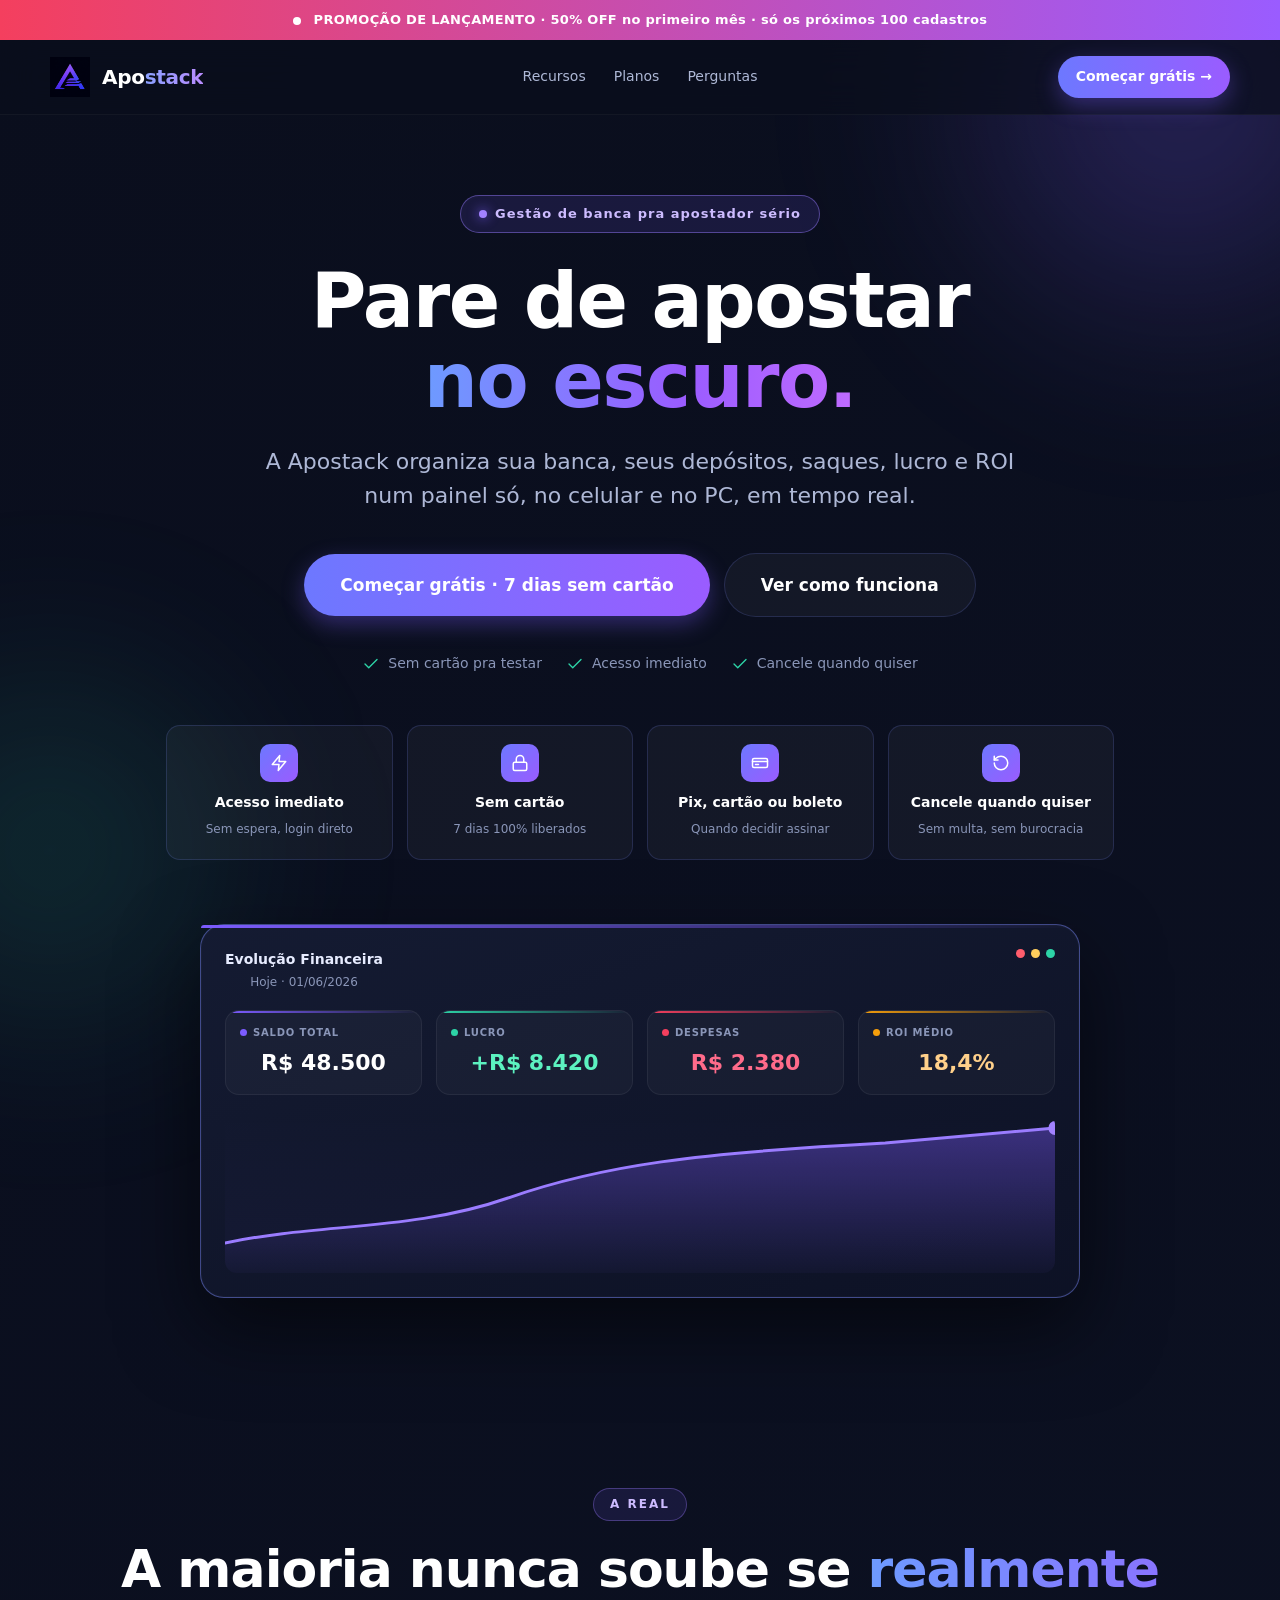
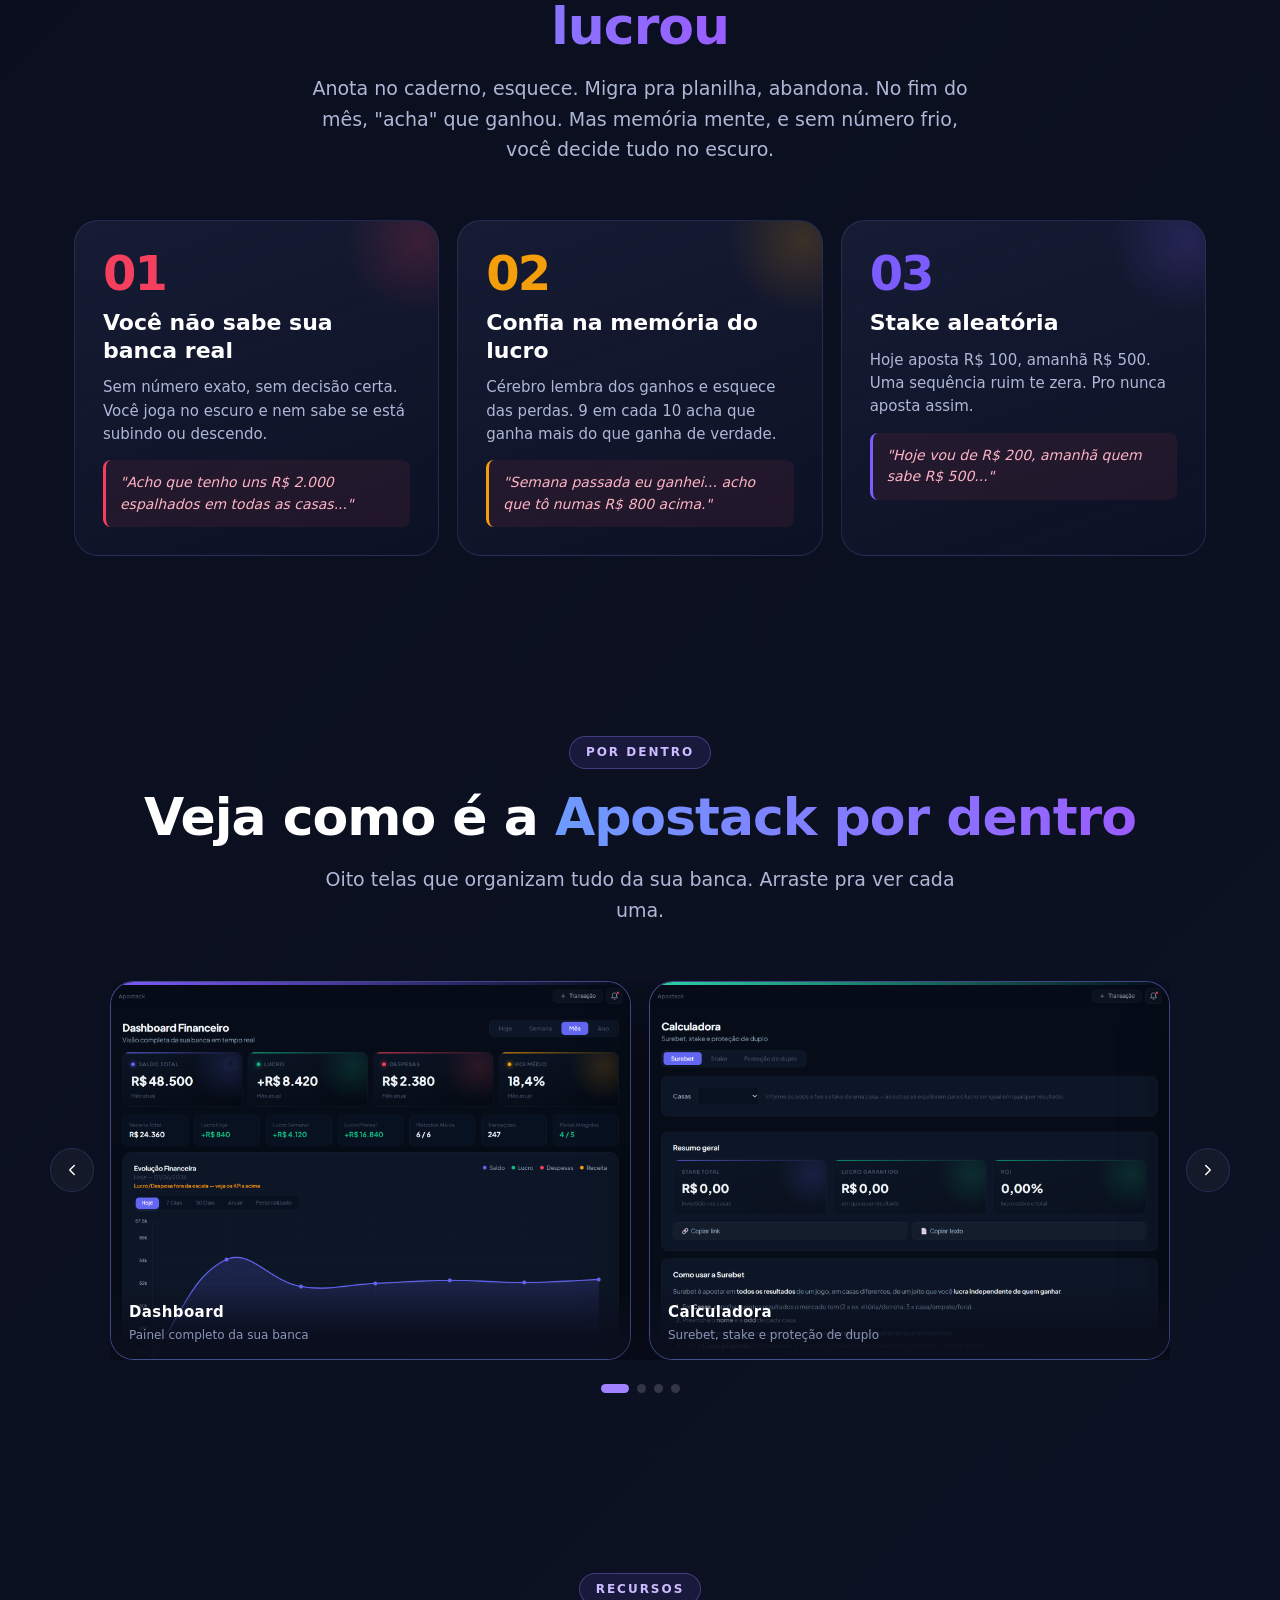
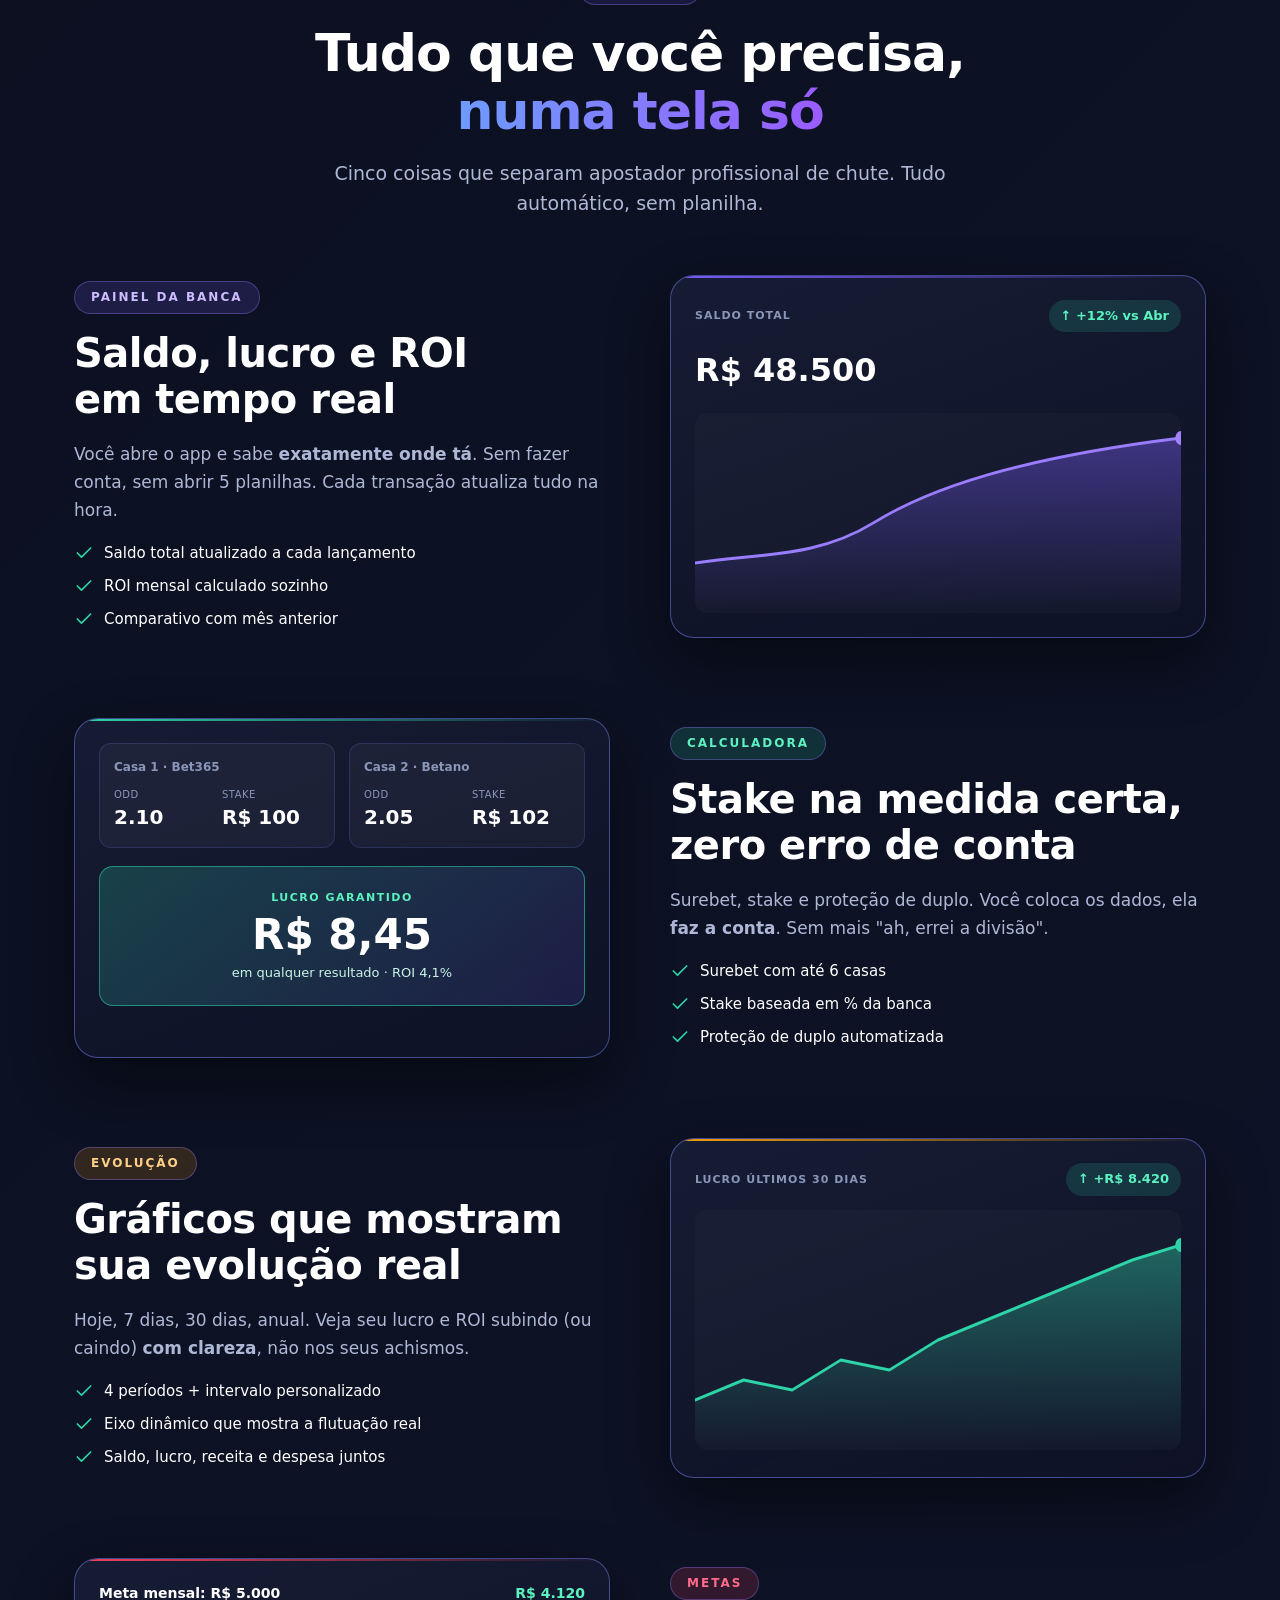
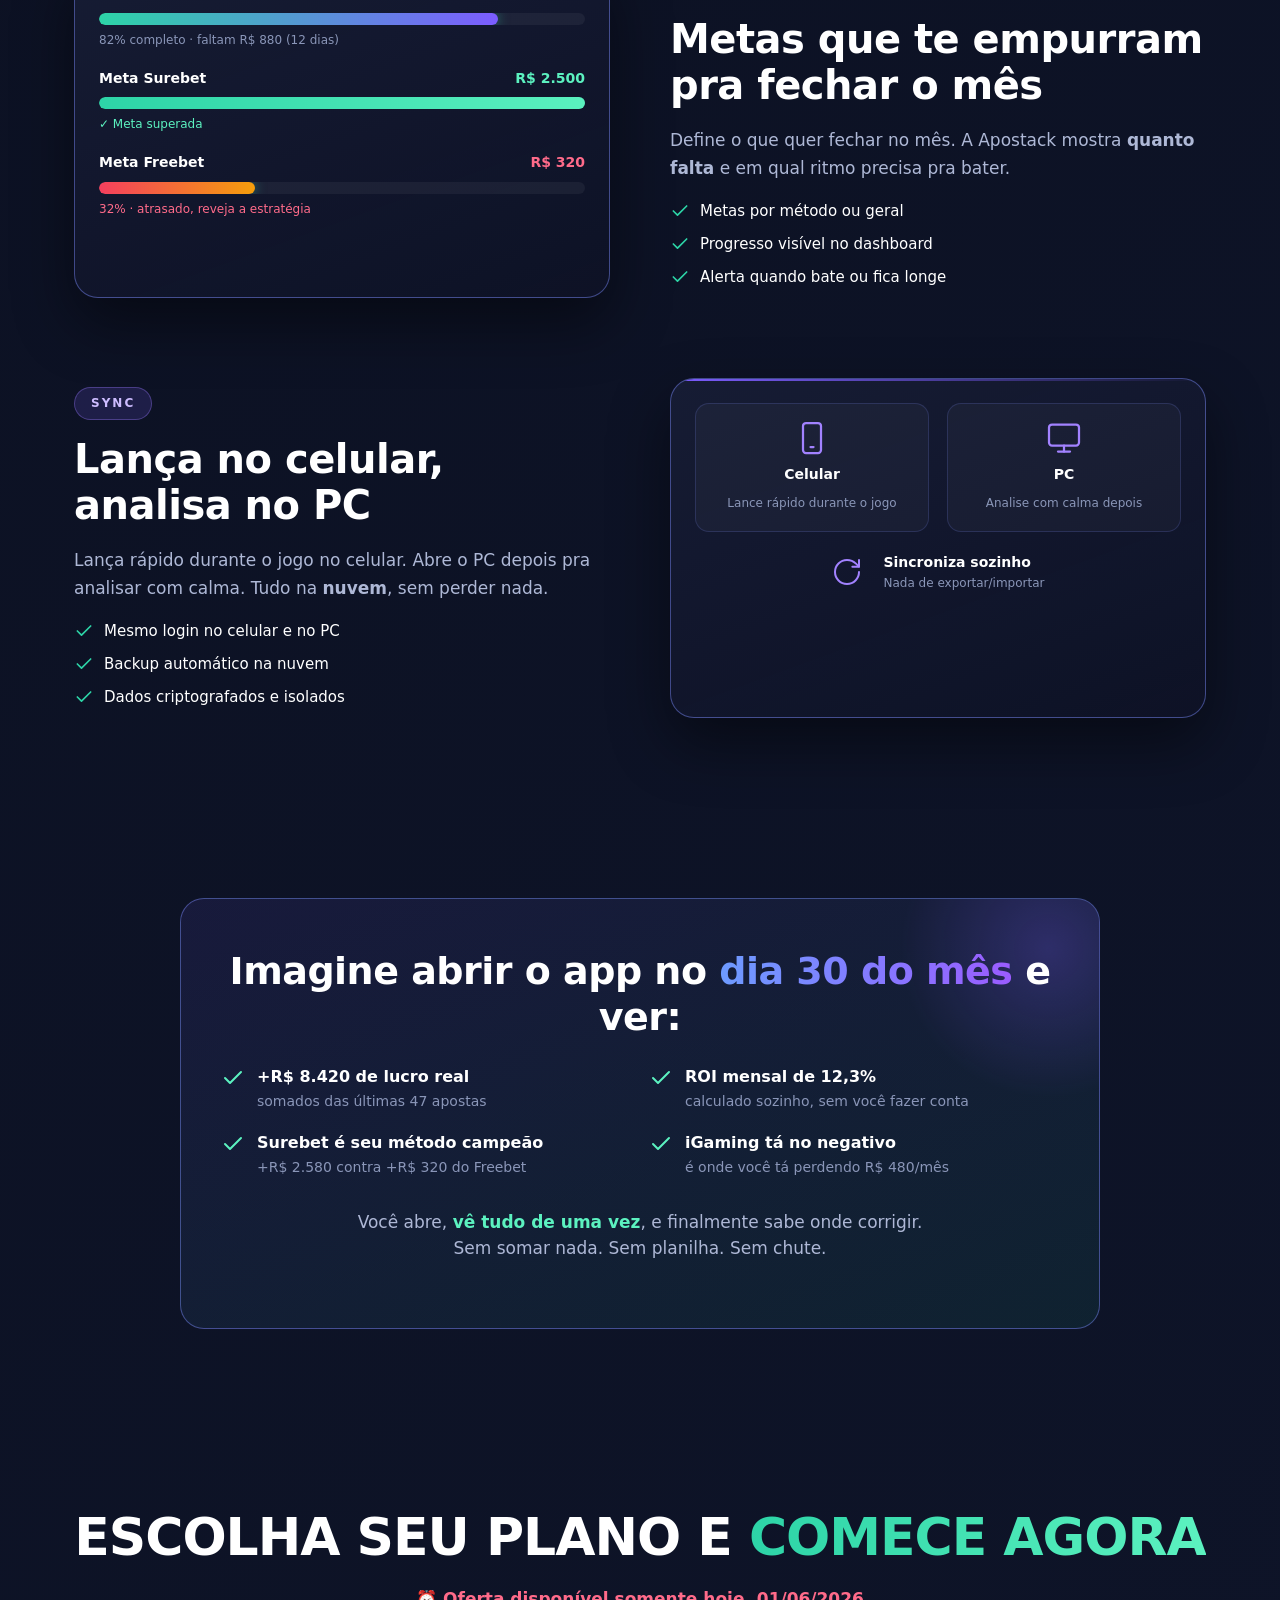
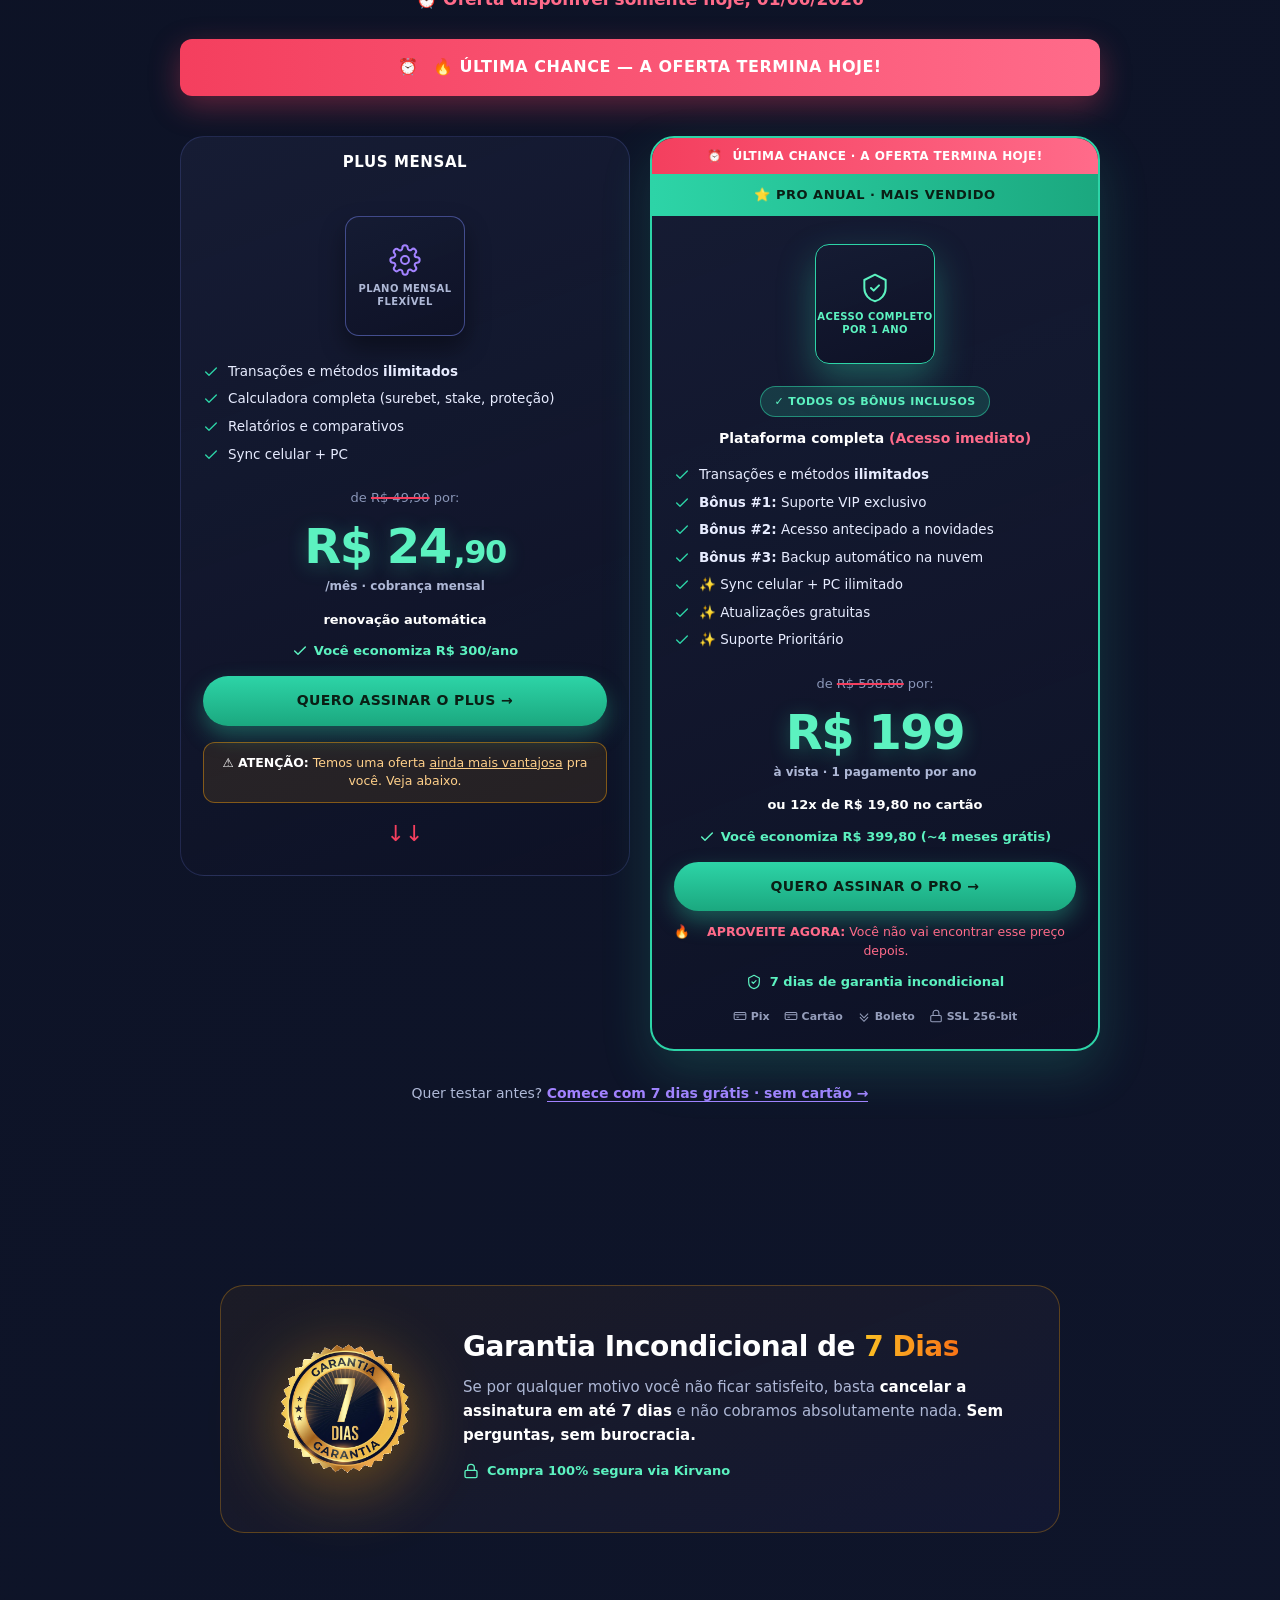
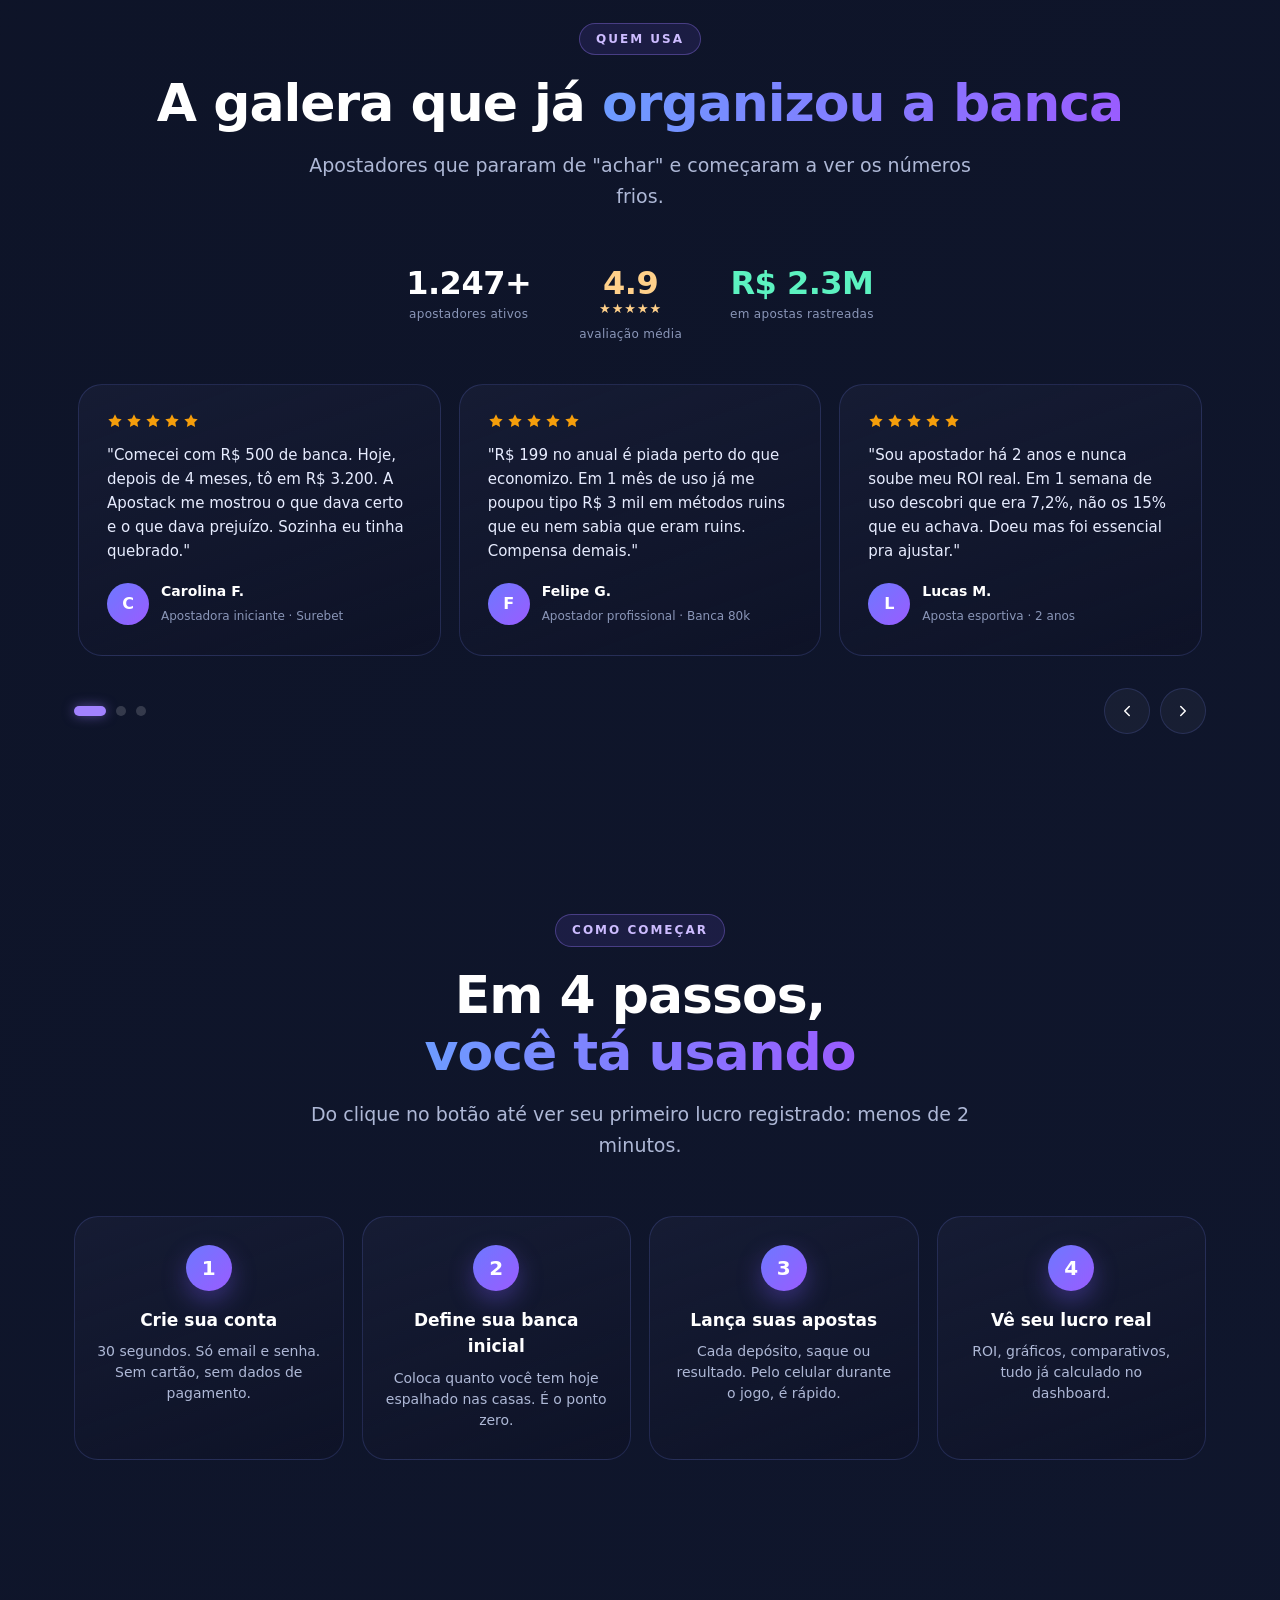
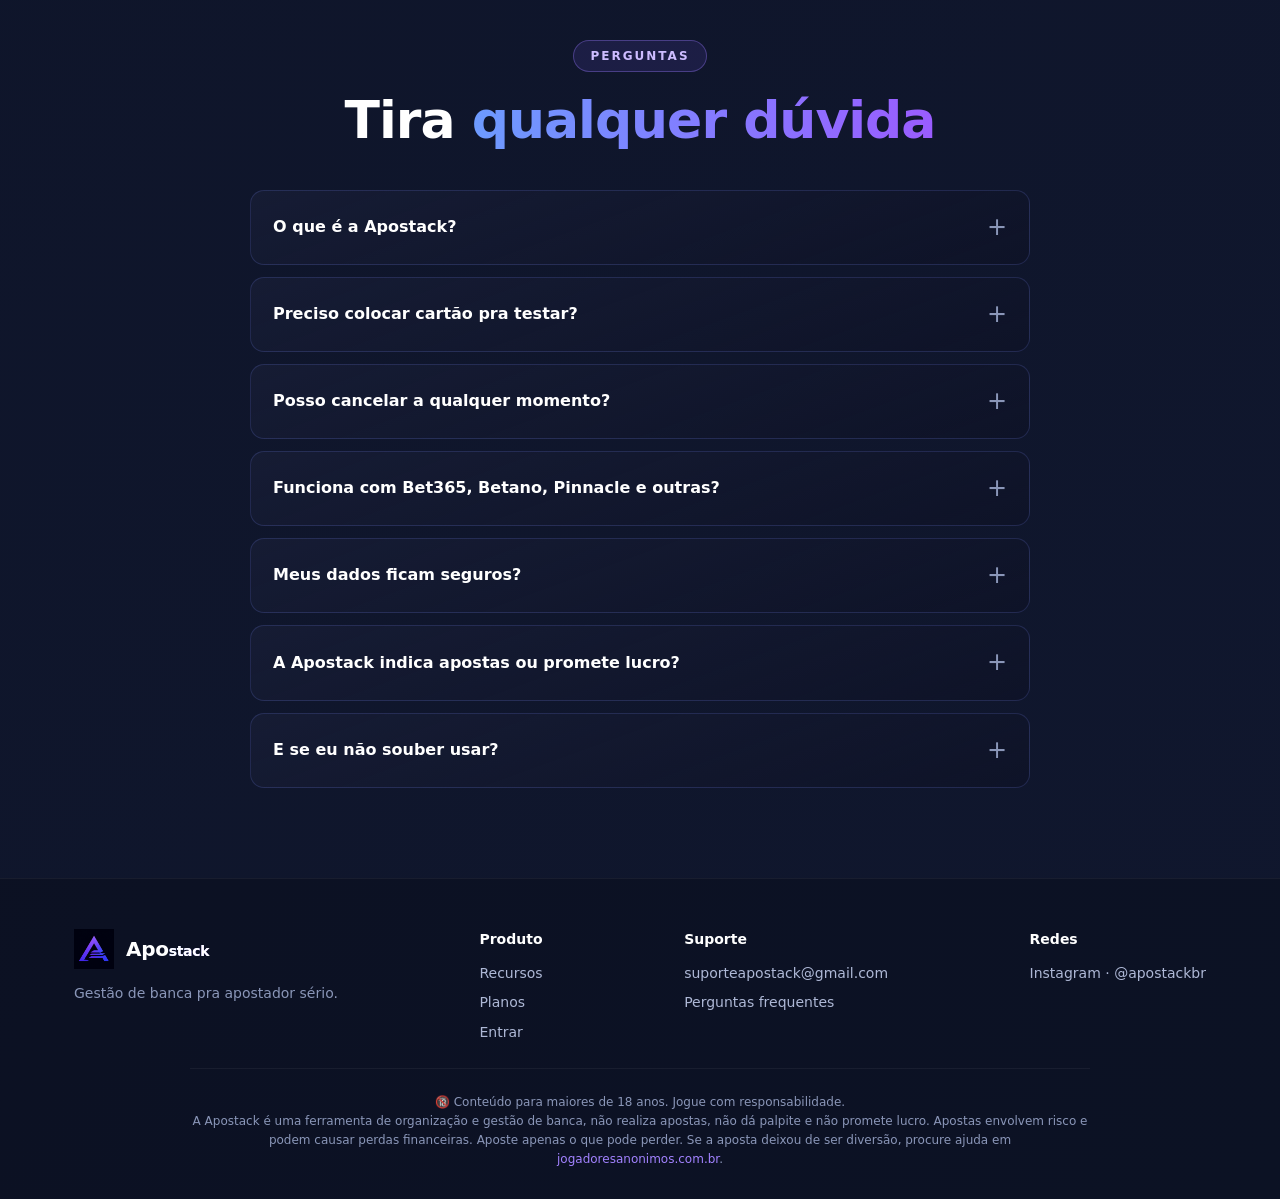
<file: lp.html>
<!doctype html>
<html lang="pt-BR">
<head>
<meta charset="utf-8"/>
<meta name="viewport" content="width=device-width,initial-scale=1,viewport-fit=cover"/>
<title>Apostack | Pare de apostar no escuro. Gestão de banca de apostas em tempo real.</title>
<meta name="description" content="A Apostack organiza sua banca, depósitos, saques, lucro e ROI num painel só. Calculadora de surebet, stake e proteção de duplo. 7 dias grátis sem cartão."/>
<meta name="theme-color" content="#0a0e1d"/>

<!-- Open Graph / social -->
<meta property="og:type" content="website"/>
<meta property="og:title" content="Apostack | Gestão de banca pra apostador sério"/>
<meta property="og:description" content="Banca, lucro, ROI e calculadora em um painel só. Sync mobile+PC. 7 dias grátis sem cartão."/>
<meta property="og:url" content="https://apostack.com"/>
<meta property="og:image" content="https://apostack.com/brand/logo.png"/>
<meta name="twitter:card" content="summary_large_image"/>

<link rel="icon" href="brand/icon.png"/>

<style>
:root{
  --bg:#0a0e1d; --bg2:#10172e; --bg3:#161c34; --bg4:#1e2854;
  --text:#ffffff; --muted:#aeb8d6; --dim:#8a96b8;
  --accent:#7c5cff; --accent2:#6d78ff; --accent3:#9a5cff; --accent-soft:#a282ff;
  --green:#2dd4a7; --green-soft:#5cf2c0;
  --red:#f43f5e; --red-soft:#ff6b8a;
  --yellow:#f59e0b; --yellow-soft:#ffd08a;
  --border:rgba(124,140,255,.18); --border-strong:rgba(124,140,255,.45);
  --glass:rgba(255,255,255,.04);
  --radius:18px; --radius-lg:24px; --radius-pill:999px;
}
*,*::before,*::after{box-sizing:border-box}
html{scroll-behavior:smooth;-webkit-text-size-adjust:100%}
body{
  margin:0;color:var(--text);font:400 16px/1.55 "Segoe UI",system-ui,-apple-system,Roboto,Helvetica,Arial,sans-serif;
  background:linear-gradient(135deg,var(--bg) 0%,var(--bg2) 100%);
  min-height:100vh;overflow-x:hidden;
}
img,svg{max-width:100%;display:block}
a{color:inherit;text-decoration:none}
button{font:inherit;cursor:pointer;border:0;background:none;color:inherit}

/* layout helpers */
.wrap{max-width:1180px;margin:0 auto;padding:0 24px}
.center{text-align:center}
.muted{color:var(--muted)}
.dim{color:var(--dim)}

/* glow background blobs (subtle) */
body::before,body::after{content:"";position:fixed;border-radius:50%;pointer-events:none;z-index:0;filter:blur(80px)}
body::before{top:-200px;right:-200px;width:600px;height:600px;background:radial-gradient(circle,rgba(124,92,255,.30),transparent 70%)}
body::after{bottom:-200px;left:-200px;width:500px;height:500px;background:radial-gradient(circle,rgba(45,212,167,.18),transparent 70%)}

/* urgency banner */
.urgent{background:linear-gradient(90deg,#f43f5e 0%,#9a5cff 100%);color:#fff;text-align:center;padding:10px 16px;font-size:13px;font-weight:700;letter-spacing:.3px;position:relative;z-index:60}
.urgent .pulse{display:inline-block;width:8px;height:8px;border-radius:50%;background:#fff;margin-right:8px;vertical-align:middle;animation:pulse 1.8s ease-in-out infinite}
@keyframes pulse{0%,100%{opacity:1;transform:scale(1)}50%{opacity:.4;transform:scale(1.4)}}
.urgent b{font-weight:900}

/* nav */
.nav{position:sticky;top:0;z-index:50;backdrop-filter:blur(18px);background:rgba(10,14,29,.72);border-bottom:1px solid rgba(255,255,255,.04)}
.nav-inner{display:grid;grid-template-columns:1fr auto 1fr;align-items:center;padding:16px 0;gap:24px}
.nav-inner > .btn{justify-self:end}
.brand{display:flex;align-items:center;gap:12px;font-weight:800;font-size:20px;letter-spacing:-.3px}
.brand-mark{width:40px;height:40px;display:flex;align-items:center;justify-content:center;flex-shrink:0}
.brand-mark img{width:100%;height:100%;object-fit:contain;display:block}
.brand-name{color:#fff;line-height:1;font-weight:800;font-family:inherit}
.brand-name b{font-weight:800;background:linear-gradient(90deg,#8aa0ff,#b98cff);-webkit-background-clip:text;background-clip:text;color:transparent}
.nav-links{display:flex;align-items:center;gap:28px;font-size:14px;color:var(--muted)}
.nav-links a:hover{color:var(--text)}
.btn{display:inline-flex;align-items:center;gap:8px;padding:10px 18px;border-radius:var(--radius-pill);font-weight:700;font-size:14px;transition:transform .15s,box-shadow .15s,opacity .15s;white-space:nowrap}
.btn-primary{background:linear-gradient(90deg,var(--accent2),var(--accent3));color:#fff;box-shadow:0 8px 22px rgba(124,92,255,.35)}
.btn-primary:hover{transform:translateY(-1px);box-shadow:0 12px 30px rgba(124,92,255,.5)}
.btn-ghost{border:1px solid var(--border);color:var(--text);background:var(--glass)}
.btn-ghost:hover{border-color:var(--border-strong);background:rgba(255,255,255,.06)}
.btn-lg{padding:18px 36px;font-size:17px}

/* HERO */
.hero{position:relative;z-index:1;padding:80px 0 100px;text-align:center}
.hero-tag{display:inline-flex;align-items:center;gap:8px;padding:8px 18px;border-radius:var(--radius-pill);background:rgba(124,92,255,.14);border:1px solid rgba(154,124,255,.45);font-size:13px;font-weight:700;color:#cdbcff;letter-spacing:1px;margin-bottom:28px}
.hero-tag span{width:8px;height:8px;border-radius:50%;background:var(--accent-soft);box-shadow:0 0 12px var(--accent)}
.hero h1{font-size:clamp(40px,7vw,76px);line-height:1.05;font-weight:900;letter-spacing:-1.5px;margin:0 0 24px}
.hero h1 .grad{background:linear-gradient(90deg,#6d9bff 0%,#9a5cff 60%,#c06bff 100%);-webkit-background-clip:text;background-clip:text;color:transparent}
.hero p{font-size:clamp(18px,2vw,22px);color:var(--muted);max-width:760px;margin:0 auto 40px;line-height:1.55}
.hero-cta{display:flex;flex-wrap:wrap;gap:14px;justify-content:center;align-items:center}
.hero-trust{display:flex;flex-wrap:wrap;justify-content:center;gap:24px;margin-top:36px;font-size:14px;color:var(--dim)}
.hero-trust span{display:inline-flex;align-items:center;gap:8px}
.hero-trust svg{width:18px;height:18px;stroke:var(--green);fill:none;stroke-width:1.8;stroke-linecap:round;stroke-linejoin:round}

/* hero visual mock */
.hero-visual{margin-top:64px;position:relative}
.mock{max-width:880px;margin:0 auto;background:linear-gradient(160deg,rgba(22,28,52,.92),rgba(14,18,38,.92));border:1px solid var(--border-strong);border-radius:var(--radius-lg);padding:24px;box-shadow:0 30px 80px rgba(0,0,0,.55),0 0 0 1px rgba(255,255,255,.02) inset;position:relative}
.mock::before{content:"";position:absolute;top:0;left:0;right:0;height:3px;background:linear-gradient(90deg,var(--accent),transparent);border-radius:var(--radius-lg) var(--radius-lg) 0 0}
.mock-row{display:flex;align-items:flex-start;justify-content:space-between;margin-bottom:18px;gap:12px}
.mock-title{font-size:14px;font-weight:800;color:#e7ecff}
.mock-dots{display:flex;gap:6px}
.mock-dots i{width:9px;height:9px;border-radius:50%;display:block}
.mock-grid{display:grid;grid-template-columns:repeat(4,1fr);gap:14px;margin-bottom:18px}
.mock-card{background:rgba(255,255,255,.03);border:1px solid rgba(255,255,255,.06);border-radius:14px;padding:14px;position:relative;overflow:hidden}
.mock-card::before{content:"";position:absolute;top:0;left:0;right:0;height:2px;background:linear-gradient(90deg,var(--c,var(--accent)),transparent)}
.mock-card .lab{font-size:10px;font-weight:700;letter-spacing:.8px;color:var(--dim);text-transform:uppercase;display:flex;align-items:center;gap:6px}
.mock-card .lab i{width:7px;height:7px;border-radius:50%;background:var(--c,var(--accent))}
.mock-card .val{font-size:22px;font-weight:800;color:#fff;margin-top:6px}
.mock-card .val.g{color:var(--green-soft)}
.mock-card .val.r{color:var(--red-soft)}
.mock-card .val.y{color:var(--yellow-soft)}
.mock-chart{height:160px;background:linear-gradient(180deg,transparent,rgba(124,92,255,.04));border-radius:12px;position:relative;overflow:hidden}
.mock-chart svg{position:absolute;inset:0;width:100%;height:100%}

/* generic section */
section{position:relative;z-index:1;padding:90px 0}
.kicker{display:inline-flex;align-items:center;gap:8px;padding:6px 16px;border-radius:var(--radius-pill);background:rgba(124,92,255,.12);border:1px solid rgba(154,124,255,.35);font-size:12px;font-weight:700;color:#cdbcff;letter-spacing:2px;text-transform:uppercase;margin-bottom:20px}
section h2{font-size:clamp(32px,5vw,52px);line-height:1.1;font-weight:900;letter-spacing:-1px;margin:0 0 18px}
section h2 .grad{background:linear-gradient(90deg,#6d9bff,#9a5cff);-webkit-background-clip:text;background-clip:text;color:transparent}
.lead{font-size:clamp(17px,1.6vw,19px);color:var(--muted);max-width:680px;margin:0 auto 56px;line-height:1.6}

/* Quick access strip (após hero) */
.access-strip{display:grid;grid-template-columns:repeat(4,1fr);gap:14px;max-width:980px;margin:50px auto 0;padding:0 16px}
.access-item{background:var(--glass);border:1px solid var(--border);border-radius:14px;padding:18px 16px;text-align:center;transition:border-color .2s}
.access-item:hover{border-color:var(--border-strong)}
.access-item .ico{width:38px;height:38px;border-radius:10px;background:linear-gradient(135deg,var(--accent2),var(--accent3));display:flex;align-items:center;justify-content:center;margin:0 auto 10px}
.access-item .ico svg{width:18px;height:18px;stroke:#fff;fill:none;stroke-width:2;stroke-linecap:round;stroke-linejoin:round}
.access-item b{display:block;font-size:14px;color:#fff;margin-bottom:3px}
.access-item span{font-size:12px;color:var(--dim)}

/* Outcome visualization */
.outcome{background:linear-gradient(160deg,rgba(124,92,255,.10),rgba(45,212,167,.08));border:1px solid var(--border-strong);border-radius:var(--radius-lg);padding:50px 40px;max-width:920px;margin:0 auto;position:relative;overflow:hidden}
.outcome::before{content:"";position:absolute;top:-100px;right:-100px;width:300px;height:300px;border-radius:50%;background:radial-gradient(circle,rgba(124,92,255,.25),transparent 70%)}
.outcome-h{font-size:clamp(26px,3.5vw,38px);font-weight:900;line-height:1.2;letter-spacing:-.5px;margin:0 0 24px;text-align:center;position:relative;z-index:1}
.outcome-list{list-style:none;padding:0;margin:0;display:grid;grid-template-columns:1fr 1fr;gap:18px;position:relative;z-index:1}
.outcome-list li{display:flex;align-items:flex-start;gap:12px;font-size:16px;color:#e7ecff;line-height:1.5}
.outcome-list svg{width:24px;height:24px;flex-shrink:0;stroke:var(--green-soft);fill:none;stroke-width:2;stroke-linecap:round;stroke-linejoin:round;margin-top:1px}
.outcome p{margin-top:30px;text-align:center;font-size:17px;color:var(--muted);position:relative;z-index:1}
.outcome p b{color:var(--green-soft)}

/* Guarantee box — estilo selo dourado */
.guarantee{background:linear-gradient(160deg,rgba(245,158,11,.06),rgba(124,92,255,.04));border:1.5px solid rgba(245,158,11,.30);border-radius:var(--radius-lg);padding:38px 40px;max-width:840px;margin:50px auto 0;display:flex;align-items:center;gap:32px}
.guarantee-seal{width:170px;height:170px;flex-shrink:0;filter:drop-shadow(0 14px 36px rgba(245,158,11,.45));object-fit:contain}
.guarantee-text h3{font-size:28px;font-weight:900;margin:0 0 12px;color:#fff;line-height:1.15;letter-spacing:-.5px}
.guarantee-text h3 .days{background:linear-gradient(90deg,#fbbf24,#f97316);-webkit-background-clip:text;background-clip:text;color:transparent}
.guarantee-text p{margin:0 0 14px;font-size:15px;color:var(--muted);line-height:1.6}
.guarantee-text p b{color:#fff;font-weight:800}
.guarantee-secure{display:inline-flex;align-items:center;gap:8px;font-size:13px;color:var(--green-soft);font-weight:700}
.guarantee-secure svg{width:16px;height:16px;stroke:var(--green-soft);fill:none;stroke-width:2;stroke-linecap:round;stroke-linejoin:round}
@media (max-width:680px){
  .guarantee{flex-direction:column;text-align:center;padding:30px 24px;gap:20px}
  .guarantee-seal{width:120px;height:120px}
  .guarantee-secure{justify-content:center}
}

/* Dashboard preview + CTA grande */
.dash-preview{max-width:1100px;margin:0 auto;background:linear-gradient(160deg,rgba(22,28,52,.95),rgba(14,18,38,.95));border:1px solid var(--border-strong);border-radius:var(--radius-lg);padding:24px 28px;box-shadow:0 32px 80px rgba(0,0,0,.55),0 0 0 1px rgba(255,255,255,.03) inset;position:relative}
.dash-preview::before{content:"";position:absolute;top:0;left:0;right:0;height:3px;background:linear-gradient(90deg,var(--accent),transparent);border-radius:var(--radius-lg) var(--radius-lg) 0 0}
.dash-head{display:flex;justify-content:space-between;align-items:center;margin-bottom:20px;gap:16px;flex-wrap:wrap}
.dash-title{font-size:18px;font-weight:800;color:#fff}
.dash-sub{font-size:12px;color:var(--dim);margin-top:2px}
.dash-tabs{display:flex;gap:6px;background:var(--glass);border:1px solid var(--border);border-radius:var(--radius-pill);padding:4px}
.dash-tab{font-size:12px;font-weight:700;padding:6px 14px;border-radius:var(--radius-pill);color:var(--muted);cursor:default}
.dash-tab.active{background:linear-gradient(135deg,var(--accent2),var(--accent3));color:#fff}
.dash-grid{display:grid;grid-template-columns:repeat(4,1fr);gap:14px;margin-bottom:20px}
.dash-kpi{background:rgba(255,255,255,.03);border:1px solid rgba(255,255,255,.06);border-radius:14px;padding:16px;position:relative;overflow:hidden}
.dash-kpi::before{content:"";position:absolute;top:0;left:0;right:0;height:2px;background:linear-gradient(90deg,var(--c,var(--accent)),transparent)}
.dash-lab{font-size:10.5px;font-weight:700;letter-spacing:.8px;color:var(--dim);text-transform:uppercase;display:flex;align-items:center;gap:6px}
.dash-lab i{width:7px;height:7px;border-radius:50%;background:var(--c,var(--accent))}
.dash-val{font-size:26px;font-weight:800;color:#fff;margin-top:8px;letter-spacing:-.5px}
.dash-val.g{color:var(--green-soft)}
.dash-val.r{color:var(--red-soft)}
.dash-val.y{color:var(--yellow-soft)}
.dash-sub-small{font-size:11px;color:var(--dim);margin-top:4px}
.dash-chart{height:280px;background:linear-gradient(180deg,transparent,rgba(124,92,255,.03));border-radius:12px;position:relative;overflow:hidden;margin-bottom:16px}
.dash-chart svg{position:absolute;inset:0;width:100%;height:100%}
.dash-legend{display:flex;justify-content:flex-end;gap:18px;font-size:12px;color:var(--muted);flex-wrap:wrap}
.dash-legend span{display:inline-flex;align-items:center;gap:6px}
.dash-legend i{width:8px;height:8px;border-radius:50%;display:inline-block}
.dash-cta-box{text-align:center;margin-top:40px}
.dash-cta-box .plan2-cta:hover{transform:translateY(-2px);box-shadow:0 16px 38px rgba(45,212,167,.55)}
.dash-cta-trust{margin-top:14px;font-size:13px;color:var(--dim);font-weight:600}

@media (max-width:760px){
  .dash-grid{grid-template-columns:repeat(2,1fr);gap:10px}
  .dash-val{font-size:20px}
  .dash-chart{height:200px}
  .dash-preview{padding:18px 16px}
  .dash-head{flex-direction:column;align-items:flex-start}
}

/* How it works */
.steps{display:grid;grid-template-columns:repeat(4,1fr);gap:18px}
.step{background:linear-gradient(160deg,var(--bg3),rgba(14,18,38,.7));border:1px solid var(--border);border-radius:var(--radius-lg);padding:28px 22px;position:relative;text-align:center}
.step-n{width:46px;height:46px;border-radius:50%;background:linear-gradient(135deg,var(--accent2),var(--accent3));display:flex;align-items:center;justify-content:center;font-weight:900;color:#fff;font-size:20px;margin:0 auto 16px;box-shadow:0 10px 25px rgba(124,92,255,.35)}
.step h4{font-size:17px;font-weight:800;margin:0 0 8px;color:#fff}
.step p{font-size:14px;color:var(--muted);margin:0;line-height:1.5}

/* Price anchor (preço riscado) */
.was{font-size:18px;font-weight:600;color:var(--dim);text-decoration:line-through;text-decoration-color:var(--red);display:block;margin-bottom:4px}
.save-tag{display:inline-flex;align-items:center;background:rgba(45,212,167,.16);color:var(--green-soft);font-size:11px;font-weight:700;padding:4px 10px;border-radius:var(--radius-pill);letter-spacing:.5px;margin-top:8px;text-transform:uppercase}

/* Screens carrossel — "veja por dentro" */
.screens-section{position:relative}
.screens-wrap{position:relative;max-width:1180px;margin:0 auto;padding:0 60px}
.screens-carousel{overflow:hidden;width:100%}
.screens-track{display:flex;transition:transform .45s cubic-bezier(.4,0,.2,1);gap:18px;will-change:transform}
.screen-card{flex:0 0 calc((100% - 18px)/2);background:linear-gradient(160deg,rgba(22,28,52,.95),rgba(14,18,38,.95));border:1px solid var(--border-strong);border-radius:var(--radius-lg);box-shadow:0 24px 60px rgba(0,0,0,.55);position:relative;overflow:hidden;padding:0}
.screen-card::before{content:"";position:absolute;top:0;left:0;right:0;height:3px;background:linear-gradient(90deg,var(--c,var(--accent)),transparent);z-index:2;border-radius:var(--radius-lg) var(--radius-lg) 0 0}
.screen-card img{width:100%;height:100%;display:block;object-fit:cover;object-position:top}
.screen-card-cap{position:absolute;bottom:0;left:0;right:0;padding:14px 18px;background:linear-gradient(0deg,rgba(10,14,29,.95) 30%,rgba(10,14,29,0));z-index:2}
.screen-card-cap b{display:block;font-size:13px;font-weight:800;color:#fff;letter-spacing:.4px}
.screen-card-cap span{font-size:11px;color:var(--dim);margin-top:2px;display:block}
.sc-head{display:flex;align-items:center;justify-content:space-between;gap:8px}
.sc-tag{font-size:10px;font-weight:800;letter-spacing:1.5px;color:var(--c,var(--accent-soft));text-transform:uppercase}
.sc-title{font-size:15px;font-weight:800;color:#fff;line-height:1.2}
.sc-sub{font-size:11px;color:var(--dim);margin-top:2px}
.sc-dots{display:flex;gap:4px}
.sc-dots i{width:7px;height:7px;border-radius:50%;display:block}
.sc-kpis{display:grid;grid-template-columns:1fr 1fr;gap:8px}
.sc-kpi{background:rgba(255,255,255,.03);border:1px solid rgba(255,255,255,.06);border-radius:10px;padding:9px 11px;position:relative}
.sc-kpi::before{content:"";position:absolute;top:0;left:0;right:0;height:1.5px;background:var(--c2,var(--accent));opacity:.7}
.sc-kpi-l{font-size:9px;font-weight:700;color:var(--dim);letter-spacing:.5px}
.sc-kpi-v{font-size:15px;font-weight:800;color:#fff;margin-top:3px;letter-spacing:-.3px}
.sc-kpi-v.g{color:var(--green-soft)}.sc-kpi-v.r{color:var(--red-soft)}.sc-kpi-v.y{color:var(--yellow-soft)}
.sc-chart{flex:1;background:rgba(124,92,255,.04);border-radius:10px;padding:8px;position:relative;min-height:140px}
.sc-chart svg{position:absolute;inset:6px;width:calc(100% - 12px);height:calc(100% - 12px)}
.sc-row{display:flex;justify-content:space-between;align-items:center;gap:8px;background:rgba(255,255,255,.03);border:1px solid rgba(255,255,255,.05);border-radius:10px;padding:9px 11px}
.sc-row-l{font-size:11px;color:var(--muted);font-weight:600}
.sc-row-v{font-size:13px;font-weight:800;color:#fff}
.sc-result{background:linear-gradient(135deg,rgba(45,212,167,.18),rgba(124,92,255,.08));border:1.5px solid rgba(45,212,167,.5);border-radius:10px;padding:12px;text-align:center}
.sc-result-l{font-size:9px;font-weight:800;color:var(--green-soft);letter-spacing:1px}
.sc-result-v{font-size:28px;font-weight:900;color:#fff;line-height:1;margin-top:4px;letter-spacing:-1px}
.sc-result-s{font-size:10px;color:#c8f5e6;margin-top:4px}
.sc-goal{margin-bottom:6px}
.sc-goal-h{display:flex;justify-content:space-between;font-size:11px;font-weight:700;margin-bottom:5px;color:#e7ecff}
.sc-goal-bar{height:8px;background:rgba(255,255,255,.05);border-radius:4px;overflow:hidden}
.sc-goal-bar i{display:block;height:100%;background:linear-gradient(90deg,var(--c,var(--green)),var(--accent));border-radius:4px}
.sc-note{background:rgba(255,255,255,.03);border-left:3px solid var(--c,var(--accent));border-radius:6px;padding:8px 10px;font-size:11px;color:#e7ecff;line-height:1.4}
.sc-note b{display:block;color:#fff;font-size:12px;margin-bottom:2px}

.screens-arrow{position:absolute;top:50%;transform:translateY(-50%);width:44px;height:44px;border-radius:50%;background:var(--glass);border:1px solid var(--border);color:#fff;display:flex;align-items:center;justify-content:center;cursor:pointer;z-index:5;transition:border-color .2s,background .2s}
.screens-arrow:hover{border-color:var(--accent);background:rgba(124,92,255,.18)}
.screens-arrow svg{width:18px;height:18px;stroke:currentColor;fill:none;stroke-width:2;stroke-linecap:round;stroke-linejoin:round}
.screens-arrow.prev{left:0}
.screens-arrow.next{right:0}
.screens-dots{display:flex;justify-content:center;gap:8px;margin-top:24px}
.screens-dots .dot{width:9px;height:9px;border-radius:50%;background:rgba(255,255,255,.16);cursor:pointer;border:0;padding:0;transition:background .2s,width .2s}
.screens-dots .dot.active{background:var(--accent-soft);width:28px;border-radius:5px}

.screen-card-cap b{font-size:15px}
.screen-card-cap span{font-size:12px}

@media (max-width:700px){
  .screen-card{flex:0 0 100%}
  .screens-wrap{padding:0 16px}
  .screens-arrow{display:none}
}

/* PROBLEMS */
.problems-grid{display:grid;grid-template-columns:repeat(3,1fr);gap:18px}
.problem-card{background:linear-gradient(160deg,var(--bg3),rgba(14,18,38,.7));border:1px solid var(--border);border-radius:var(--radius-lg);padding:28px;position:relative;overflow:hidden;transition:transform .2s,border-color .2s}
.problem-card:hover{transform:translateY(-4px);border-color:var(--border-strong)}
.problem-card::after{content:"";position:absolute;top:-60px;right:-60px;width:160px;height:160px;border-radius:50%;background:radial-gradient(circle,var(--c,var(--red)) 0%,transparent 65%);opacity:.18;pointer-events:none}
.problem-num{font-size:48px;font-weight:900;color:var(--c,var(--red));line-height:1;margin-bottom:12px;font-family:'Segoe UI',system-ui;letter-spacing:-2px}
.problem-card h3{font-size:22px;font-weight:800;margin:0 0 12px;line-height:1.25}
.problem-card p{font-size:15px;color:var(--muted);margin:0;line-height:1.55}
.problem-card .quote{margin-top:14px;padding:12px 14px;background:rgba(244,63,94,.08);border-left:3px solid var(--c,var(--red));border-radius:8px;font-style:italic;color:#ffb4c4;font-size:14px}

/* FEATURES */
.features{display:flex;flex-direction:column;gap:80px}
.feature{display:grid;grid-template-columns:1fr 1fr;gap:60px;align-items:center}
.feature.reverse{direction:rtl}
.feature.reverse>*{direction:ltr}
.feature-text .kicker{margin-bottom:16px}
.feature-text h3{font-size:clamp(28px,3.5vw,40px);font-weight:900;letter-spacing:-.5px;line-height:1.15;margin:0 0 18px}
.feature-text p{font-size:17px;color:var(--muted);line-height:1.65;margin:0 0 18px}
.feature-text .points{list-style:none;padding:0;margin:0;display:flex;flex-direction:column;gap:10px}
.feature-text .points li{display:flex;align-items:flex-start;gap:10px;font-size:15px;color:var(--text)}
.feature-text .points svg{width:20px;height:20px;flex-shrink:0;stroke:var(--green);fill:none;stroke-width:2;stroke-linecap:round;stroke-linejoin:round;margin-top:1px}
.feature-visual{background:linear-gradient(160deg,var(--bg3),rgba(14,18,38,.92));border:1px solid var(--border-strong);border-radius:var(--radius-lg);padding:24px;box-shadow:0 25px 60px rgba(0,0,0,.45);position:relative;overflow:hidden;min-height:340px}
.feature-visual::before{content:"";position:absolute;top:0;left:0;right:0;height:2px;background:linear-gradient(90deg,var(--c,var(--accent)),transparent)}

/* feature-specific visuals */
.fv-row{display:flex;align-items:center;justify-content:space-between;gap:12px;margin-bottom:14px}
.fv-lab{font-size:11px;font-weight:700;color:var(--dim);letter-spacing:1px;text-transform:uppercase}
.fv-val{font-size:32px;font-weight:800;color:#fff}
.fv-val.g{color:var(--green-soft)}
.fv-pill{display:inline-flex;align-items:center;gap:6px;padding:6px 12px;border-radius:var(--radius-pill);background:rgba(45,212,167,.16);color:var(--green-soft);font-size:13px;font-weight:700}
.fv-chart{height:200px;background:rgba(255,255,255,.02);border-radius:12px;position:relative;overflow:hidden}
.fv-chart svg{position:absolute;inset:0;width:100%;height:100%}
.fv-calc{display:grid;grid-template-columns:1fr 1fr;gap:14px;margin-bottom:18px}
.fv-calc .casa{background:rgba(255,255,255,.04);border:1px solid var(--border);border-radius:12px;padding:14px}
.fv-calc .casa .h{font-size:12px;font-weight:700;color:var(--dim);margin-bottom:10px}
.fv-calc .casa .row{display:flex;justify-content:space-between;gap:10px}
.fv-calc .casa .row div{flex:1}
.fv-calc .casa .row .l{font-size:10px;color:var(--dim);text-transform:uppercase;letter-spacing:.5px}
.fv-calc .casa .row .v{font-size:20px;font-weight:800;color:#fff}
.fv-result{background:linear-gradient(135deg,rgba(45,212,167,.22),rgba(124,92,255,.14));border:1.5px solid rgba(45,212,167,.55);border-radius:14px;padding:22px;text-align:center}
.fv-result .l{font-size:11px;font-weight:700;color:var(--green-soft);letter-spacing:1.5px;text-transform:uppercase;margin-bottom:6px}
.fv-result .v{font-size:42px;font-weight:900;color:#fff;line-height:1.05}
.fv-result .s{font-size:13px;color:#c8f5e6;margin-top:6px}
.fv-goal{margin-bottom:18px}
.fv-goal-h{display:flex;justify-content:space-between;font-size:14px;font-weight:700;margin-bottom:8px}
.fv-goal-bar{height:12px;background:rgba(255,255,255,.05);border-radius:6px;overflow:hidden;position:relative}
.fv-goal-bar i{display:block;height:100%;background:linear-gradient(90deg,var(--green),var(--accent));border-radius:6px;box-shadow:0 0 12px rgba(45,212,167,.5)}
.fv-goal-pct{font-size:12px;color:var(--dim);margin-top:6px}
.fv-devices{display:grid;grid-template-columns:1fr 1fr;gap:18px}
.fv-devices .dev{background:rgba(255,255,255,.03);border:1px solid var(--border);border-radius:14px;padding:16px;text-align:center}
.fv-devices .dev svg{width:36px;height:36px;margin:0 auto 8px;stroke:var(--accent-soft);fill:none;stroke-width:1.5;stroke-linecap:round;stroke-linejoin:round}
.fv-devices .dev b{display:block;font-size:14px;margin-bottom:4px}
.fv-devices .dev span{font-size:12px;color:var(--dim)}

/* Testi stats bar */
.testi-stats{display:flex;justify-content:center;gap:48px;margin:32px auto 0;flex-wrap:wrap;max-width:680px}
.testi-stats .stat-item{text-align:center}
.testi-stats .stat-v{font-size:32px;font-weight:900;color:#fff;line-height:1;letter-spacing:-.5px}
.testi-stats .stat-v.gold{color:var(--yellow-soft)}
.testi-stats .stat-v.green{color:var(--green-soft)}
.testi-stats .stat-l{font-size:12px;color:var(--dim);margin-top:6px;letter-spacing:.3px}
.testi-stars-inline{font-size:13px;color:var(--yellow-soft);letter-spacing:1px}

/* Carrossel */
.testi-carousel{overflow:hidden;width:100%;position:relative}
.testi-track{display:flex;transition:transform .45s cubic-bezier(.4,0,.2,1);will-change:transform}
.testi-page{flex:0 0 100%;display:grid;grid-template-columns:repeat(3,1fr);gap:18px;padding:0 4px}

.testi-controls{display:flex;justify-content:space-between;align-items:center;margin-top:32px;gap:20px}
.testi-dots{display:flex;gap:10px;align-items:center}
.testi-dots .dot{width:10px;height:10px;border-radius:50%;background:rgba(255,255,255,.16);cursor:pointer;transition:background .25s,width .25s;border:0;padding:0}
.testi-dots .dot.active{background:var(--accent-soft);width:32px;border-radius:5px;box-shadow:0 0 12px rgba(154,124,255,.5)}
.testi-arrows{display:flex;gap:10px}
.testi-arrows button{width:46px;height:46px;border-radius:50%;background:var(--glass);border:1px solid var(--border);color:#fff;display:flex;align-items:center;justify-content:center;cursor:pointer;transition:border-color .2s,background .2s,transform .15s}
.testi-arrows button:hover{border-color:var(--accent);background:rgba(124,92,255,.18);transform:translateY(-1px)}
.testi-arrows svg{width:18px;height:18px;stroke:currentColor;fill:none;stroke-width:2;stroke-linecap:round;stroke-linejoin:round}

@media (max-width:900px){
  .testi-page{grid-template-columns:1fr;gap:14px}
  .testi-controls{flex-direction:column-reverse;gap:18px}
  .testi-stats{gap:28px;margin-top:24px}
  .testi-stats .stat-v{font-size:26px}
}

/* TESTIMONIALS */
.tests{display:grid;grid-template-columns:repeat(3,1fr);gap:18px}
.test{background:linear-gradient(160deg,var(--bg3),rgba(14,18,38,.7));border:1px solid var(--border);border-radius:var(--radius-lg);padding:28px;position:relative}
.test .stars{display:flex;gap:3px;margin-bottom:14px}
.test .stars svg{width:16px;height:16px;fill:var(--yellow)}
.test p{font-size:15px;line-height:1.6;color:#e7ecff;margin:0 0 18px}
.test .who{display:flex;align-items:center;gap:12px}
.test .who-av{width:42px;height:42px;border-radius:50%;background:linear-gradient(135deg,var(--accent2),var(--accent3));display:flex;align-items:center;justify-content:center;font-weight:800;color:#fff;font-size:16px}
.test .who-info b{display:block;font-size:14px}
.test .who-info span{font-size:12px;color:var(--dim)}

/* PRICING v2 — 2 colunas estilo conversão */
.plans-2col{display:grid;grid-template-columns:1fr 1fr;gap:20px;align-items:start;max-width:920px;margin:0 auto}
.plan2{background:linear-gradient(160deg,var(--bg3),rgba(14,18,38,.85));border:1px solid var(--border);border-radius:var(--radius-lg);overflow:hidden;display:flex;flex-direction:column;position:relative}
.plan2-body{padding:24px 22px;display:flex;flex-direction:column;gap:12px}
.plan2-title{font-size:15px;font-weight:900;text-align:center;letter-spacing:.6px;padding:14px;color:#fff}
.plan2-product{display:flex;justify-content:center;padding:4px 0 10px}
.plan2-product .box{width:120px;height:120px;border-radius:14px;background:linear-gradient(160deg,rgba(22,28,52,.9),rgba(14,18,38,.95));border:1px solid var(--border-strong);display:flex;flex-direction:column;align-items:center;justify-content:center;gap:6px;box-shadow:0 12px 24px rgba(0,0,0,.4)}
.plan2-product .box svg{width:32px;height:32px;stroke:var(--accent-soft);fill:none;stroke-width:1.5;stroke-linecap:round;stroke-linejoin:round}
.plan2-product .box span{font-size:10px;font-weight:700;color:var(--muted);text-align:center;line-height:1.3;letter-spacing:.4px}
.plan2-feat-line{display:flex;align-items:flex-start;gap:9px;font-size:13.5px;color:#e7ecff;line-height:1.45}
.plan2-feat-line svg{width:16px;height:16px;flex-shrink:0;stroke:var(--green);fill:none;stroke-width:2;stroke-linecap:round;stroke-linejoin:round;margin-top:2px}
.plan2-feats{display:flex;flex-direction:column;gap:8px;margin:4px 0}
.plan2-was{font-size:13px;color:var(--dim);text-align:center;margin-top:8px}
.plan2-was s{text-decoration-color:var(--red);text-decoration-thickness:1.5px}
.plan2-price-row{text-align:center;margin:2px 0}
.plan2-price{font-size:48px;font-weight:900;color:var(--green-soft);line-height:1;letter-spacing:-1.5px;display:inline-flex;align-items:baseline;gap:3px;text-shadow:0 4px 20px rgba(45,212,167,.3)}
.plan2-price small{font-size:32px;font-weight:800}
.plan2-price-per{display:block;font-size:12px;color:var(--muted);font-weight:600;margin-top:6px}
.plan2-installments{font-size:13px;font-weight:700;color:#fff;text-align:center}
.plan2-save{display:flex;align-items:center;justify-content:center;gap:6px;font-size:13px;font-weight:700;color:var(--green-soft);text-align:center;line-height:1.4}
.plan2-save svg{width:16px;height:16px;stroke:var(--green-soft);fill:none;stroke-width:2.2;stroke-linecap:round;stroke-linejoin:round;flex-shrink:0}
.plan2-cta{display:block;width:100%;text-align:center;padding:14px;border-radius:var(--radius-pill);background:linear-gradient(180deg,#2dd4a7,#1ba87f);color:#0a1f15;font-size:14px;font-weight:900;text-transform:uppercase;letter-spacing:.4px;box-shadow:0 10px 22px rgba(45,212,167,.35);transition:transform .15s,box-shadow .15s;margin-top:4px}
.plan2-cta:hover{transform:translateY(-2px);box-shadow:0 14px 30px rgba(45,212,167,.5)}
.plan2-warning{background:rgba(245,158,11,.10);border:1.5px solid rgba(245,158,11,.45);border-radius:12px;padding:11px 14px;text-align:center;font-size:12.5px;color:var(--yellow-soft);line-height:1.5;margin-top:4px}
.plan2-warning b{color:#fff;font-weight:800}
.plan2-arrows{display:flex;justify-content:center;color:var(--red);font-size:22px;margin-top:2px;animation:arrowBounce 1.4s ease-in-out infinite}
@keyframes arrowBounce{0%,100%{transform:translateY(0)}50%{transform:translateY(5px)}}

/* FEATURED */
.plan2-featured{border:2px solid var(--green);box-shadow:0 20px 50px rgba(45,212,167,.18)}
.plan2-urgent{background:linear-gradient(90deg,#f43f5e,#ff6b8a);color:#fff;text-align:center;padding:9px;font-size:12px;font-weight:900;letter-spacing:.4px}
.plan2-urgent .clock{display:inline-block;margin-right:5px;animation:pulse 1.4s ease-in-out infinite}
.plan2-best{background:linear-gradient(90deg,#2dd4a7,#1ba87f);color:#0a1f15;text-align:center;padding:11px;font-size:13px;font-weight:900;letter-spacing:.5px}
.plan2-included{display:inline-flex;align-items:center;gap:6px;background:rgba(45,212,167,.18);border:1.5px solid rgba(45,212,167,.55);color:var(--green-soft);font-size:11px;font-weight:800;padding:6px 14px;border-radius:var(--radius-pill);letter-spacing:.4px;margin:0 auto}
.plan2-subtitle{text-align:center;font-size:14px;font-weight:700;color:#fff;line-height:1.4}
.plan2-subtitle span{color:var(--red-soft);font-weight:700}
.plan2-aproveite{display:flex;align-items:flex-start;justify-content:center;gap:6px;font-size:12.5px;color:var(--red-soft);text-align:center;line-height:1.45}
.plan2-aproveite b{color:var(--red-soft);font-weight:900}
.plan2-garantia{display:flex;align-items:center;justify-content:center;gap:8px;font-size:13px;color:var(--green-soft);font-weight:700}
.plan2-garantia svg{width:16px;height:16px;stroke:var(--green-soft);fill:none;stroke-width:1.8;stroke-linecap:round;stroke-linejoin:round}
.plan2-payments{display:flex;justify-content:center;align-items:center;gap:14px;flex-wrap:wrap;padding:4px 0 0;opacity:.85}
.plan2-payments span{display:flex;align-items:center;gap:4px;font-size:11px;font-weight:700;color:var(--muted)}
.plan2-payments svg{width:14px;height:14px;stroke:currentColor;fill:none;stroke-width:1.8}

.plan2-trial-cta{display:block;text-align:center;margin:32px auto 0;font-size:14px;color:var(--muted)}
.plan2-trial-cta a{color:var(--accent-soft);font-weight:700;border-bottom:1px solid var(--accent-soft)}

@media (max-width:760px){
  .plans-2col{grid-template-columns:1fr;gap:28px}
  .plan2-price{font-size:54px}
  .plan2-price small{font-size:36px}
}

/* PRICING (legacy 3-col, kept for fallback) */
.plans{display:grid;grid-template-columns:repeat(3,1fr);gap:18px;align-items:start}
.plan{position:relative;background:linear-gradient(160deg,var(--bg3),rgba(14,18,38,.85));border:1px solid var(--border);border-radius:var(--radius-lg);padding:32px 28px;display:flex;flex-direction:column;gap:18px;transition:border-color .2s,transform .2s}
.plan:hover{border-color:var(--border-strong)}
.plan-featured{border-color:rgba(154,124,255,.6);transform:scale(1.03)}
.plan-featured::before{content:"";position:absolute;inset:-1px;border-radius:var(--radius-lg);padding:1.5px;background:linear-gradient(135deg,var(--accent2),var(--accent3));-webkit-mask:linear-gradient(#fff 0 0) content-box,linear-gradient(#fff 0 0);-webkit-mask-composite:xor;mask-composite:exclude;pointer-events:none}
.plan-ribbon{position:absolute;top:-13px;left:50%;transform:translateX(-50%);background:linear-gradient(90deg,var(--accent2),var(--accent3));color:#fff;font-size:11px;font-weight:800;letter-spacing:1.5px;padding:6px 16px;border-radius:var(--radius-pill);text-transform:uppercase}
.plan-name{font-size:18px;font-weight:800}
.plan-badge{display:inline-block;font-size:11px;font-weight:700;letter-spacing:.8px;padding:3px 10px;border-radius:var(--radius-pill);margin-left:8px;background:rgba(245,158,11,.15);color:var(--yellow-soft);text-transform:uppercase}
.plan-price{display:flex;align-items:baseline;gap:6px}
.plan-price .cur{font-size:20px;font-weight:600;color:var(--muted)}
.plan-price .val{font-size:48px;font-weight:900;letter-spacing:-2px;color:#fff}
.plan-price small{font-size:24px;font-weight:700;color:var(--muted)}
.plan-price .per{font-size:14px;color:var(--dim)}
.plan-desc{font-size:14px;color:var(--muted);line-height:1.5;min-height:42px}
.plan-feats{list-style:none;padding:0;margin:0;display:flex;flex-direction:column;gap:10px;font-size:14px}
.plan-feats li{display:flex;align-items:flex-start;gap:9px}
.plan-feats svg{width:18px;height:18px;flex-shrink:0;stroke:var(--green);fill:none;stroke-width:2;stroke-linecap:round;stroke-linejoin:round;margin-top:1px}
.plan-feats li.off{color:var(--dim);text-decoration:line-through}
.plan-feats li.off svg{stroke:var(--dim)}
.plan-cta{margin-top:auto;padding-top:8px}
.plan-cta .btn{width:100%;justify-content:center}
.plan-foot{font-size:11px;color:var(--dim);text-align:center}

.trust-bar{display:grid;grid-template-columns:repeat(4,1fr);gap:14px;margin-top:30px}
.trust-item{display:flex;align-items:center;gap:12px;background:var(--glass);border:1px solid var(--border);border-radius:14px;padding:14px 16px}
.trust-item svg{width:22px;height:22px;flex-shrink:0;stroke:var(--accent-soft);fill:none;stroke-width:1.6;stroke-linecap:round;stroke-linejoin:round}
.trust-item b{display:block;font-size:13px;color:#fff}
.trust-item span{font-size:11px;color:var(--dim)}

/* FAQ */
.faq{max-width:780px;margin:0 auto;display:flex;flex-direction:column;gap:12px}
.faq details{background:linear-gradient(160deg,var(--bg3),rgba(14,18,38,.7));border:1px solid var(--border);border-radius:14px;padding:0;transition:border-color .2s}
.faq details[open]{border-color:var(--border-strong)}
.faq summary{padding:18px 22px;font-size:16px;font-weight:700;cursor:pointer;display:flex;align-items:center;justify-content:space-between;gap:12px;list-style:none}
.faq summary::-webkit-details-marker{display:none}
.faq summary::after{content:"+";font-size:24px;font-weight:300;color:var(--dim);transition:transform .2s}
.faq details[open] summary::after{content:"−"}
.faq details p{padding:0 22px 20px;margin:0;color:var(--muted);font-size:15px;line-height:1.65}

/* FINAL CTA */
.final{padding:120px 0;text-align:center;position:relative;overflow:hidden}
.final::before{content:"";position:absolute;inset:0;background:radial-gradient(circle at center,rgba(124,92,255,.28),transparent 60%);pointer-events:none}
.final-inner{position:relative;z-index:1}
.final h2{font-size:clamp(36px,5vw,60px);line-height:1.1;font-weight:900;letter-spacing:-1px;margin:0 0 18px}
.final p{font-size:clamp(17px,2vw,21px);color:var(--muted);max-width:600px;margin:0 auto 36px}
.final-small{font-size:13px;color:var(--dim);margin-top:18px}

/* FOOTER */
footer{padding:50px 0 30px;border-top:1px solid rgba(255,255,255,.05);background:rgba(0,0,0,.2);position:relative;z-index:1}
.footer-row{display:flex;flex-wrap:wrap;justify-content:space-between;gap:30px;font-size:14px;color:var(--dim);margin-bottom:24px}
.footer-row a{color:var(--muted)}
.footer-row a:hover{color:var(--text)}
.footer-row .col{display:flex;flex-direction:column;gap:8px}
.footer-row .col b{color:#fff;font-size:14px;margin-bottom:4px}
.disclaimer{font-size:12px;color:var(--dim);line-height:1.6;padding-top:24px;border-top:1px solid rgba(255,255,255,.05);max-width:900px;margin:0 auto;text-align:center}

/* responsive */
@media (max-width:900px){
  .nav-links{display:none}
  .problems-grid{grid-template-columns:1fr}
  .features{gap:60px}
  .feature{grid-template-columns:1fr;gap:30px}
  .feature.reverse{direction:ltr}
  .tests{grid-template-columns:1fr}
  .plans{grid-template-columns:1fr}
  .plan-featured{transform:none}
  .trust-bar{grid-template-columns:repeat(2,1fr)}
  .mock-grid{grid-template-columns:repeat(2,1fr)}
  section{padding:60px 0}
  .hero{padding:50px 0 70px}
  .final{padding:80px 0}
}
@media (max-width:520px){
  .hero-cta{flex-direction:column;align-items:stretch}
  .hero-cta .btn{justify-content:center}
  .trust-bar{grid-template-columns:1fr}
}
</style>
</head>
<body>

<!-- URGENCY BANNER -->
<div class="urgent">
  <span class="pulse"></span>
  <b>PROMOÇÃO DE LANÇAMENTO</b> · 50% OFF no primeiro mês · só os próximos 100 cadastros
</div>

<!-- NAV -->
<header class="nav">
  <div class="wrap nav-inner">
    <a href="#" class="brand">
      <span class="brand-mark"><img src="brand/icon.png" alt="" onerror="this.style.display='none'"/></span>
      <span class="brand-name">Apo<b>stack</b></span>
    </a>
    <nav class="nav-links">
      <a href="#recursos">Recursos</a>
      <a href="#planos">Planos</a>
      <a href="#faq">Perguntas</a>
    </nav>
    <a href="/index.html" class="btn btn-primary">Começar grátis →</a>
  </div>
</header>

<!-- HERO -->
<section class="hero">
  <div class="wrap">
    <div class="hero-tag"><span></span>Gestão de banca pra apostador sério</div>
    <h1>Pare de apostar<br/><span class="grad">no escuro.</span></h1>
    <p>A Apostack organiza sua banca, seus depósitos, saques, lucro e ROI num painel só, no celular e no PC, em tempo real.</p>
    <div class="hero-cta">
      <a href="/index.html" class="btn btn-primary btn-lg">Começar grátis · 7 dias sem cartão</a>
      <a href="#recursos" class="btn btn-ghost btn-lg">Ver como funciona</a>
    </div>
    <div class="hero-trust">
      <span><svg viewBox="0 0 24 24"><path d="M20 6L9 17l-5-5"/></svg> Sem cartão pra testar</span>
      <span><svg viewBox="0 0 24 24"><path d="M20 6L9 17l-5-5"/></svg> Acesso imediato</span>
      <span><svg viewBox="0 0 24 24"><path d="M20 6L9 17l-5-5"/></svg> Cancele quando quiser</span>
    </div>

    <!-- Quick access strip -->
    <div class="access-strip">
      <div class="access-item">
        <div class="ico"><svg viewBox="0 0 24 24"><path d="M13 2L3 14h9l-1 8 10-12h-9l1-8z"/></svg></div>
        <b>Acesso imediato</b>
        <span>Sem espera, login direto</span>
      </div>
      <div class="access-item">
        <div class="ico"><svg viewBox="0 0 24 24"><rect x="3" y="11" width="18" height="11" rx="2"/><path d="M7 11V7a5 5 0 0110 0v4"/></svg></div>
        <b>Sem cartão</b>
        <span>7 dias 100% liberados</span>
      </div>
      <div class="access-item">
        <div class="ico"><svg viewBox="0 0 24 24"><rect x="2" y="6" width="20" height="12" rx="2"/><path d="M2 10h20M6 14h4"/></svg></div>
        <b>Pix, cartão ou boleto</b>
        <span>Quando decidir assinar</span>
      </div>
      <div class="access-item">
        <div class="ico"><svg viewBox="0 0 24 24"><path d="M3 12a9 9 0 109-9 9.75 9.75 0 00-6.74 2.74L3 8"/><path d="M3 3v5h5"/></svg></div>
        <b>Cancele quando quiser</b>
        <span>Sem multa, sem burocracia</span>
      </div>
    </div>

    <!-- visual mock -->
    <div class="hero-visual">
      <div class="mock">
        <div class="mock-row">
          <div>
            <div class="mock-title">Evolução Financeira</div>
            <div style="font-size:12px;color:var(--dim);margin-top:2px">Hoje · 01/06/2026</div>
          </div>
          <div class="mock-dots"><i style="background:#ff5d6c"></i><i style="background:#ffce5d"></i><i style="background:var(--green)"></i></div>
        </div>
        <div class="mock-grid">
          <div class="mock-card" style="--c:var(--accent)"><div class="lab"><i></i>SALDO TOTAL</div><div class="val">R$ 48.500</div></div>
          <div class="mock-card" style="--c:var(--green)"><div class="lab"><i></i>LUCRO</div><div class="val g">+R$ 8.420</div></div>
          <div class="mock-card" style="--c:var(--red)"><div class="lab"><i></i>DESPESAS</div><div class="val r">R$ 2.380</div></div>
          <div class="mock-card" style="--c:var(--yellow)"><div class="lab"><i></i>ROI MÉDIO</div><div class="val y">18,4%</div></div>
        </div>
        <div class="mock-chart">
          <svg viewBox="0 0 880 160" preserveAspectRatio="none">
            <defs>
              <linearGradient id="lg" x1="0" y1="0" x2="0" y2="1"><stop offset="0" stop-color="rgba(124,92,255,.4)"/><stop offset="1" stop-color="rgba(124,92,255,0)"/></linearGradient>
            </defs>
            <path d="M0,130 C100,110 200,118 300,85 S500,40 700,30 L880,15 L880,160 L0,160 Z" fill="url(#lg)"/>
            <path d="M0,130 C100,110 200,118 300,85 S500,40 700,30 L880,15" fill="none" stroke="#9a7cff" stroke-width="3" stroke-linecap="round" stroke-linejoin="round"/>
            <circle cx="880" cy="15" r="7" fill="#a282ff"/>
          </svg>
        </div>
      </div>
    </div>
  </div>
</section>

<!-- PROBLEMS -->
<section>
  <div class="wrap center" style="margin-bottom:56px">
    <div class="kicker">A REAL</div>
    <h2>A maioria nunca soube se <span class="grad">realmente lucrou</span></h2>
    <p class="lead">Anota no caderno, esquece. Migra pra planilha, abandona. No fim do mês, "acha" que ganhou. Mas memória mente, e sem número frio, você decide tudo no escuro.</p>
  </div>
  <div class="wrap">
    <div class="problems-grid">
      <div class="problem-card" style="--c:var(--red)">
        <div class="problem-num">01</div>
        <h3>Você não sabe sua banca real</h3>
        <p>Sem número exato, sem decisão certa. Você joga no escuro e nem sabe se está subindo ou descendo.</p>
        <div class="quote">"Acho que tenho uns R$ 2.000 espalhados em todas as casas..."</div>
      </div>
      <div class="problem-card" style="--c:var(--yellow)">
        <div class="problem-num">02</div>
        <h3>Confia na memória do lucro</h3>
        <p>Cérebro lembra dos ganhos e esquece das perdas. 9 em cada 10 acha que ganha mais do que ganha de verdade.</p>
        <div class="quote">"Semana passada eu ganhei... acho que tô numas R$ 800 acima."</div>
      </div>
      <div class="problem-card" style="--c:var(--accent)">
        <div class="problem-num">03</div>
        <h3>Stake aleatória</h3>
        <p>Hoje aposta R$ 100, amanhã R$ 500. Uma sequência ruim te zera. Pro nunca aposta assim.</p>
        <div class="quote">"Hoje vou de R$ 200, amanhã quem sabe R$ 500..."</div>
      </div>
    </div>
  </div>
</section>

<!-- SCREENS CAROUSEL — "veja por dentro" -->
<section class="screens-section">
  <div class="wrap center" style="margin-bottom:40px">
    <div class="kicker">POR DENTRO</div>
    <h2>Veja como é a <span class="grad">Apostack por dentro</span></h2>
    <p class="lead">Oito telas que organizam tudo da sua banca. Arraste pra ver cada uma.</p>
  </div>
  <div class="screens-wrap">
    <button class="screens-arrow prev" aria-label="Anterior"><svg viewBox="0 0 24 24"><path d="M15 18l-6-6 6-6"/></svg></button>
    <button class="screens-arrow next" aria-label="Próximo"><svg viewBox="0 0 24 24"><path d="M9 6l6 6-6 6"/></svg></button>
    <div class="screens-carousel" id="screensCarousel">
      <div class="screens-track">

        <!-- 1: DASHBOARD -->
        <div class="screen-card" style="--c:var(--accent);aspect-ratio:1100/800">
          <img src="brand/screen-dashboard.png" alt="Dashboard Apostack" loading="lazy"/>
          <div class="screen-card-cap"><b>Dashboard</b><span>Painel completo da sua banca</span></div>
        </div>

        <!-- 2: CALCULADORA -->
        <div class="screen-card" style="--c:var(--green);aspect-ratio:1100/800">
          <img src="brand/screen-calculadora.png" alt="Calculadora Apostack" loading="lazy"/>
          <div class="screen-card-cap"><b>Calculadora</b><span>Surebet, stake e proteção de duplo</span></div>
        </div>

        <!-- 3: MÉTODOS -->
        <div class="screen-card" style="--c:var(--yellow);aspect-ratio:1100/800">
          <img src="brand/screen-metodos.png" alt="Métodos Apostack" loading="lazy"/>
          <div class="screen-card-cap"><b>Métodos</b><span>Performance de cada estratégia</span></div>
        </div>

        <!-- 4: RELATÓRIOS -->
        <div class="screen-card" style="--c:var(--yellow);aspect-ratio:1100/800">
          <img src="brand/screen-relatorios.png" alt="Relatórios Apostack" loading="lazy"/>
          <div class="screen-card-cap"><b>Relatórios</b><span>Análise mensal completa</span></div>
        </div>

        <!-- 5: ANOTAÇÕES -->
        <div class="screen-card" style="--c:var(--accent2);aspect-ratio:1100/800">
          <img src="brand/screen-anotacoes.png" alt="Anotações Apostack" loading="lazy"/>
          <div class="screen-card-cap"><b>Anotações</b><span>Suas observações e estratégias</span></div>
        </div>

        <!-- 6: METAS -->
        <div class="screen-card" style="--c:var(--red);aspect-ratio:1100/800">
          <img src="brand/screen-metas.png" alt="Metas Apostack" loading="lazy"/>
          <div class="screen-card-cap"><b>Metas</b><span>Defina e acompanhe seus objetivos</span></div>
        </div>

        <!-- 7: CONFIGURAÇÕES -->
        <div class="screen-card" style="--c:var(--accent);aspect-ratio:1100/800">
          <img src="brand/screen-configuracoes.png" alt="Configurações Apostack" loading="lazy"/>
          <div class="screen-card-cap"><b>Configurações</b><span>Personalize sua plataforma</span></div>
        </div>

        <!-- 8: TRANSAÇÕES -->
        <div class="screen-card" style="--c:var(--green);aspect-ratio:1100/800">
          <img src="brand/screen-transacoes.png" alt="Transações Apostack" loading="lazy"/>
          <div class="screen-card-cap"><b>Transações</b><span>Controle financeiro completo</span></div>
        </div>

      </div>
    </div>
  </div>
  <div class="screens-dots">
    <button class="dot active" data-s-idx="0" aria-label="Slide 1"></button>
    <button class="dot" data-s-idx="1" aria-label="Slide 2"></button>
    <button class="dot" data-s-idx="2" aria-label="Slide 3"></button>
  </div>
</section>

<script>
(function(){
  var carousel = document.getElementById('screensCarousel');
  if(!carousel) return;
  var track = carousel.querySelector('.screens-track');
  var cards = carousel.querySelectorAll('.screen-card');
  var total = cards.length;
  var visible = 2;
  function updateVisible(){
    var w = window.innerWidth;
    visible = w < 700 ? 1 : 2;
  }
  updateVisible();
  var current = 0;
  var dotsContainer = document.querySelector('.screens-dots');
  function pageCount(){ return Math.ceil(total / visible); }
  function buildDots(){
    var pages = pageCount();
    dotsContainer.innerHTML = '';
    for(var i = 0; i < pages; i++){
      var d = document.createElement('button');
      d.className = 'dot' + (i === current ? ' active' : '');
      (function(i){ d.addEventListener('click', function(){ go(i); }); })(i);
      dotsContainer.appendChild(d);
    }
  }
  function go(idx){
    var pages = pageCount();
    current = Math.max(0, Math.min(idx, pages - 1));
    var w = cards[0].getBoundingClientRect().width + 18;
    // anda visible cards por página, mas clampa pra última página não ultrapassar
    var maxScroll = Math.max(0, (total - visible)) * w;
    var scrollPos = Math.min(current * visible * w, maxScroll);
    track.style.transform = 'translateX(-' + scrollPos + 'px)';
    var dots = dotsContainer.querySelectorAll('.dot');
    for(var i = 0; i < dots.length; i++) dots[i].classList.toggle('active', i === current);
  }
  buildDots();
  window.addEventListener('resize', function(){ updateVisible(); current = 0; buildDots(); go(0); });
  document.querySelector('.screens-arrow.prev').addEventListener('click', function(){ go(current - 1); });
  document.querySelector('.screens-arrow.next').addEventListener('click', function(){ go(current + 1); });
})();
</script>

<!-- FEATURES -->
<section id="recursos">
  <div class="wrap center" style="margin-bottom:56px">
    <div class="kicker">RECURSOS</div>
    <h2>Tudo que você precisa,<br/><span class="grad">numa tela só</span></h2>
    <p class="lead">Cinco coisas que separam apostador profissional de chute. Tudo automático, sem planilha.</p>
  </div>

  <div class="wrap features">

    <!-- Feature 1: Dashboard -->
    <div class="feature">
      <div class="feature-text">
        <div class="kicker" style="background:rgba(124,92,255,.16);color:#cdbcff">PAINEL DA BANCA</div>
        <h3>Saldo, lucro e ROI<br/>em tempo real</h3>
        <p>Você abre o app e sabe <strong>exatamente onde tá</strong>. Sem fazer conta, sem abrir 5 planilhas. Cada transação atualiza tudo na hora.</p>
        <ul class="points">
          <li><svg viewBox="0 0 24 24"><path d="M20 6L9 17l-5-5"/></svg>Saldo total atualizado a cada lançamento</li>
          <li><svg viewBox="0 0 24 24"><path d="M20 6L9 17l-5-5"/></svg>ROI mensal calculado sozinho</li>
          <li><svg viewBox="0 0 24 24"><path d="M20 6L9 17l-5-5"/></svg>Comparativo com mês anterior</li>
        </ul>
      </div>
      <div class="feature-visual" style="--c:var(--accent)">
        <div class="fv-row">
          <div class="fv-lab">SALDO TOTAL</div>
          <div class="fv-pill">↑ +12% vs Abr</div>
        </div>
        <div class="fv-val" style="margin-bottom:18px">R$ 48.500</div>
        <div class="fv-chart">
          <svg viewBox="0 0 600 200" preserveAspectRatio="none">
            <defs><linearGradient id="lg2" x1="0" y1="0" x2="0" y2="1"><stop offset="0" stop-color="rgba(124,92,255,.4)"/><stop offset="1" stop-color="rgba(124,92,255,0)"/></linearGradient></defs>
            <path d="M0,150 C80,140 150,145 220,110 S400,45 600,25 L600,200 L0,200 Z" fill="url(#lg2)"/>
            <path d="M0,150 C80,140 150,145 220,110 S400,45 600,25" fill="none" stroke="#9a7cff" stroke-width="3" stroke-linecap="round"/>
            <circle cx="600" cy="25" r="7" fill="#a282ff"/>
          </svg>
        </div>
      </div>
    </div>

    <!-- Feature 2: Calculadora -->
    <div class="feature reverse">
      <div class="feature-text">
        <div class="kicker" style="background:rgba(45,212,167,.16);color:var(--green-soft)">CALCULADORA</div>
        <h3>Stake na medida certa,<br/>zero erro de conta</h3>
        <p>Surebet, stake e proteção de duplo. Você coloca os dados, ela <strong>faz a conta</strong>. Sem mais "ah, errei a divisão".</p>
        <ul class="points">
          <li><svg viewBox="0 0 24 24"><path d="M20 6L9 17l-5-5"/></svg>Surebet com até 6 casas</li>
          <li><svg viewBox="0 0 24 24"><path d="M20 6L9 17l-5-5"/></svg>Stake baseada em % da banca</li>
          <li><svg viewBox="0 0 24 24"><path d="M20 6L9 17l-5-5"/></svg>Proteção de duplo automatizada</li>
        </ul>
      </div>
      <div class="feature-visual" style="--c:var(--green)">
        <div class="fv-calc">
          <div class="casa">
            <div class="h">Casa 1 · Bet365</div>
            <div class="row">
              <div><div class="l">Odd</div><div class="v">2.10</div></div>
              <div><div class="l">Stake</div><div class="v">R$ 100</div></div>
            </div>
          </div>
          <div class="casa">
            <div class="h">Casa 2 · Betano</div>
            <div class="row">
              <div><div class="l">Odd</div><div class="v">2.05</div></div>
              <div><div class="l">Stake</div><div class="v">R$ 102</div></div>
            </div>
          </div>
        </div>
        <div class="fv-result">
          <div class="l">LUCRO GARANTIDO</div>
          <div class="v">R$ 8,45</div>
          <div class="s">em qualquer resultado · ROI 4,1%</div>
        </div>
      </div>
    </div>

    <!-- Feature 3: Gráficos -->
    <div class="feature">
      <div class="feature-text">
        <div class="kicker" style="background:rgba(245,158,11,.16);color:var(--yellow-soft)">EVOLUÇÃO</div>
        <h3>Gráficos que mostram<br/>sua evolução real</h3>
        <p>Hoje, 7 dias, 30 dias, anual. Veja seu lucro e ROI subindo (ou caindo) <strong>com clareza</strong>, não nos seus achismos.</p>
        <ul class="points">
          <li><svg viewBox="0 0 24 24"><path d="M20 6L9 17l-5-5"/></svg>4 períodos + intervalo personalizado</li>
          <li><svg viewBox="0 0 24 24"><path d="M20 6L9 17l-5-5"/></svg>Eixo dinâmico que mostra a flutuação real</li>
          <li><svg viewBox="0 0 24 24"><path d="M20 6L9 17l-5-5"/></svg>Saldo, lucro, receita e despesa juntos</li>
        </ul>
      </div>
      <div class="feature-visual" style="--c:var(--yellow)">
        <div class="fv-row">
          <div class="fv-lab">LUCRO ÚLTIMOS 30 DIAS</div>
          <div class="fv-pill" style="background:rgba(45,212,167,.16);color:var(--green-soft)">↑ +R$ 8.420</div>
        </div>
        <div class="fv-chart" style="height:240px">
          <svg viewBox="0 0 600 240" preserveAspectRatio="none">
            <defs><linearGradient id="lg3" x1="0" y1="0" x2="0" y2="1"><stop offset="0" stop-color="rgba(45,212,167,.4)"/><stop offset="1" stop-color="rgba(45,212,167,0)"/></linearGradient></defs>
            <path d="M0,190 L60,170 L120,180 L180,150 L240,160 L300,130 L360,110 L420,90 L480,70 L540,50 L600,35 L600,240 L0,240 Z" fill="url(#lg3)"/>
            <path d="M0,190 L60,170 L120,180 L180,150 L240,160 L300,130 L360,110 L420,90 L480,70 L540,50 L600,35" fill="none" stroke="var(--green)" stroke-width="3" stroke-linecap="round" stroke-linejoin="round"/>
            <circle cx="600" cy="35" r="7" fill="var(--green)"/>
          </svg>
        </div>
      </div>
    </div>

    <!-- Feature 4: Metas -->
    <div class="feature reverse">
      <div class="feature-text">
        <div class="kicker" style="background:rgba(244,63,94,.16);color:var(--red-soft)">METAS</div>
        <h3>Metas que te empurram<br/>pra fechar o mês</h3>
        <p>Define o que quer fechar no mês. A Apostack mostra <strong>quanto falta</strong> e em qual ritmo precisa pra bater.</p>
        <ul class="points">
          <li><svg viewBox="0 0 24 24"><path d="M20 6L9 17l-5-5"/></svg>Metas por método ou geral</li>
          <li><svg viewBox="0 0 24 24"><path d="M20 6L9 17l-5-5"/></svg>Progresso visível no dashboard</li>
          <li><svg viewBox="0 0 24 24"><path d="M20 6L9 17l-5-5"/></svg>Alerta quando bate ou fica longe</li>
        </ul>
      </div>
      <div class="feature-visual" style="--c:var(--red)">
        <div class="fv-goal">
          <div class="fv-goal-h"><span>Meta mensal: R$ 5.000</span><span style="color:var(--green-soft)">R$ 4.120</span></div>
          <div class="fv-goal-bar"><i style="width:82%"></i></div>
          <div class="fv-goal-pct">82% completo · faltam R$ 880 (12 dias)</div>
        </div>
        <div class="fv-goal">
          <div class="fv-goal-h"><span>Meta Surebet</span><span style="color:var(--green-soft)">R$ 2.500</span></div>
          <div class="fv-goal-bar"><i style="width:104%;background:linear-gradient(90deg,var(--green),var(--green-soft))"></i></div>
          <div class="fv-goal-pct" style="color:var(--green-soft)">✓ Meta superada</div>
        </div>
        <div class="fv-goal" style="margin-bottom:0">
          <div class="fv-goal-h"><span>Meta Freebet</span><span style="color:var(--red-soft)">R$ 320</span></div>
          <div class="fv-goal-bar"><i style="width:32%;background:linear-gradient(90deg,var(--red),var(--yellow))"></i></div>
          <div class="fv-goal-pct" style="color:var(--red-soft)">32% · atrasado, reveja a estratégia</div>
        </div>
      </div>
    </div>

    <!-- Feature 5: Sync -->
    <div class="feature">
      <div class="feature-text">
        <div class="kicker" style="background:rgba(124,92,255,.16);color:#cdbcff">SYNC</div>
        <h3>Lança no celular,<br/>analisa no PC</h3>
        <p>Lança rápido durante o jogo no celular. Abre o PC depois pra analisar com calma. Tudo na <strong>nuvem</strong>, sem perder nada.</p>
        <ul class="points">
          <li><svg viewBox="0 0 24 24"><path d="M20 6L9 17l-5-5"/></svg>Mesmo login no celular e no PC</li>
          <li><svg viewBox="0 0 24 24"><path d="M20 6L9 17l-5-5"/></svg>Backup automático na nuvem</li>
          <li><svg viewBox="0 0 24 24"><path d="M20 6L9 17l-5-5"/></svg>Dados criptografados e isolados</li>
        </ul>
      </div>
      <div class="feature-visual" style="--c:var(--accent)">
        <div class="fv-devices">
          <div class="dev">
            <svg viewBox="0 0 24 24"><rect x="6" y="2" width="12" height="20" rx="2"/><line x1="11" y1="18" x2="13" y2="18"/></svg>
            <b>Celular</b>
            <span>Lance rápido durante o jogo</span>
          </div>
          <div class="dev">
            <svg viewBox="0 0 24 24"><rect x="2" y="3" width="20" height="14" rx="2"/><line x1="8" y1="21" x2="16" y2="21"/><line x1="12" y1="17" x2="12" y2="21"/></svg>
            <b>PC</b>
            <span>Analise com calma depois</span>
          </div>
        </div>
        <div style="display:flex;align-items:center;justify-content:center;gap:20px;margin-top:20px;color:var(--muted);font-size:14px">
          <svg viewBox="0 0 24 24" width="32" height="32" style="stroke:var(--accent-soft);fill:none;stroke-width:1.5;stroke-linecap:round;stroke-linejoin:round"><path d="M21 12a9 9 0 11-9-9 9.75 9.75 0 016.74 2.74L21 8"/><polyline points="21 3 21 8 16 8"/></svg>
          <div><b style="color:#fff">Sincroniza sozinho</b><div style="font-size:12px;color:var(--dim)">Nada de exportar/importar</div></div>
        </div>
      </div>
    </div>

  </div>
</section>

<!-- OUTCOME VISUALIZATION -->
<section>
  <div class="wrap">
    <div class="outcome">
      <h2 class="outcome-h">Imagine abrir o app no <span class="grad">dia 30 do mês</span> e ver:</h2>
      <ul class="outcome-list">
        <li><svg viewBox="0 0 24 24"><path d="M20 6L9 17l-5-5"/></svg><span><b style="color:#fff">+R$ 8.420 de lucro real</b><br/><span style="color:var(--dim);font-size:14px">somados das últimas 47 apostas</span></span></li>
        <li><svg viewBox="0 0 24 24"><path d="M20 6L9 17l-5-5"/></svg><span><b style="color:#fff">ROI mensal de 12,3%</b><br/><span style="color:var(--dim);font-size:14px">calculado sozinho, sem você fazer conta</span></span></li>
        <li><svg viewBox="0 0 24 24"><path d="M20 6L9 17l-5-5"/></svg><span><b style="color:#fff">Surebet é seu método campeão</b><br/><span style="color:var(--dim);font-size:14px">+R$ 2.580 contra +R$ 320 do Freebet</span></span></li>
        <li><svg viewBox="0 0 24 24"><path d="M20 6L9 17l-5-5"/></svg><span><b style="color:#fff">iGaming tá no negativo</b><br/><span style="color:var(--dim);font-size:14px">é onde você tá perdendo R$ 480/mês</span></span></li>
      </ul>
      <p>Você abre, <b>vê tudo de uma vez</b>, e finalmente sabe onde corrigir.<br/>Sem somar nada. Sem planilha. Sem chute.</p>
    </div>
  </div>
</section>

<!-- PRICING -->
<section id="planos">
  <div class="wrap center" style="margin-bottom:40px">
    <h2 style="font-size:clamp(32px,5vw,52px);line-height:1.1;font-weight:900;letter-spacing:-1px;margin:0 0 20px">ESCOLHA SEU PLANO E <span class="grad" style="background:linear-gradient(90deg,#2dd4a7,#5cf2c0);-webkit-background-clip:text;background-clip:text;color:transparent">COMECE AGORA</span></h2>
    <p style="font-size:17px;color:var(--red-soft);font-weight:600;margin:0 0 26px">⏰ Oferta disponível somente hoje, <b>01/06/2026</b></p>
    <div style="background:linear-gradient(90deg,#f43f5e,#ff6b8a);color:#fff;text-align:center;padding:16px;border-radius:12px;font-size:16px;font-weight:900;letter-spacing:.5px;max-width:920px;margin:0 auto;box-shadow:0 10px 30px rgba(244,63,94,.35)">
      <span style="margin-right:8px">⏰</span> 🔥 ÚLTIMA CHANCE — A OFERTA TERMINA HOJE!
    </div>
  </div>
  <div class="wrap">
    <div class="plans-2col">
      <!-- BÁSICO -->
      <div class="plan2">
        <div class="plan2-title">PLUS MENSAL</div>
        <div class="plan2-body">
          <div class="plan2-product">
            <div class="box">
              <svg viewBox="0 0 24 24"><circle cx="12" cy="12" r="3"/><path d="M19.4 15a1.65 1.65 0 00.33 1.82l.06.06a2 2 0 01-2.83 2.83l-.06-.06a1.65 1.65 0 00-1.82-.33 1.65 1.65 0 00-1 1.51V21a2 2 0 01-4 0v-.09A1.65 1.65 0 009 19.4a1.65 1.65 0 00-1.82.33l-.06.06a2 2 0 01-2.83-2.83l.06-.06a1.65 1.65 0 00.33-1.82 1.65 1.65 0 00-1.51-1H3a2 2 0 010-4h.09A1.65 1.65 0 004.6 9a1.65 1.65 0 00-.33-1.82l-.06-.06a2 2 0 012.83-2.83l.06.06a1.65 1.65 0 001.82.33H9a1.65 1.65 0 001-1.51V3a2 2 0 014 0v.09a1.65 1.65 0 001 1.51 1.65 1.65 0 001.82-.33l.06-.06a2 2 0 012.83 2.83l-.06.06a1.65 1.65 0 00-.33 1.82V9a1.65 1.65 0 001.51 1H21a2 2 0 010 4h-.09a1.65 1.65 0 00-1.51 1z"/></svg>
              <span>PLANO MENSAL<br/>FLEXÍVEL</span>
            </div>
          </div>
          <div class="plan2-feats">
            <div class="plan2-feat-line"><svg viewBox="0 0 24 24"><path d="M20 6L9 17l-5-5"/></svg><span>Transações e métodos <strong>ilimitados</strong></span></div>
            <div class="plan2-feat-line"><svg viewBox="0 0 24 24"><path d="M20 6L9 17l-5-5"/></svg><span>Calculadora completa (surebet, stake, proteção)</span></div>
            <div class="plan2-feat-line"><svg viewBox="0 0 24 24"><path d="M20 6L9 17l-5-5"/></svg><span>Relatórios e comparativos</span></div>
            <div class="plan2-feat-line"><svg viewBox="0 0 24 24"><path d="M20 6L9 17l-5-5"/></svg><span>Sync celular + PC</span></div>
          </div>
          <div class="plan2-was">de <s>R$ 49,90</s> por:</div>
          <div class="plan2-price-row">
            <span class="plan2-price">R$ 24<small>,90</small></span>
            <span class="plan2-price-per">/mês · cobrança mensal</span>
          </div>
          <div class="plan2-installments">renovação automática</div>
          <div class="plan2-save"><svg viewBox="0 0 24 24"><path d="M20 6L9 17l-5-5"/></svg>Você economiza R$ 300/ano</div>
          <a href="/index.html" class="plan2-cta">QUERO ASSINAR O PLUS →</a>
          <div class="plan2-warning">
            <b>⚠️ ATENÇÃO:</b> Temos uma oferta <u>ainda mais vantajosa</u> pra você. Veja abaixo.
          </div>
          <div class="plan2-arrows">↓↓</div>
        </div>
      </div>

      <!-- PRO ANUAL (FEATURED) -->
      <div class="plan2 plan2-featured">
        <div class="plan2-urgent"><span class="clock">⏰</span> ÚLTIMA CHANCE · A OFERTA TERMINA HOJE!</div>
        <div class="plan2-best">⭐ PRO ANUAL · MAIS VENDIDO</div>
        <div class="plan2-body">
          <div class="plan2-product">
            <div class="box" style="border-color:var(--green);box-shadow:0 16px 36px rgba(45,212,167,.35)">
              <svg viewBox="0 0 24 24" style="stroke:var(--green-soft)"><path d="M12 2l8 4v6c0 5-3.5 9-8 10-4.5-1-8-5-8-10V6l8-4z"/><path d="M9 12l2 2 4-4"/></svg>
              <span style="color:var(--green-soft)">ACESSO COMPLETO<br/>POR 1 ANO</span>
            </div>
          </div>
          <div style="text-align:center"><div class="plan2-included">✓ TODOS OS BÔNUS INCLUSOS</div></div>
          <div class="plan2-subtitle">Plataforma completa <span>(Acesso imediato)</span></div>
          <div class="plan2-feats">
            <div class="plan2-feat-line"><svg viewBox="0 0 24 24"><path d="M20 6L9 17l-5-5"/></svg><span>Transações e métodos <strong>ilimitados</strong></span></div>
            <div class="plan2-feat-line"><svg viewBox="0 0 24 24"><path d="M20 6L9 17l-5-5"/></svg><span><b>Bônus #1:</b> Suporte VIP exclusivo</span></div>
            <div class="plan2-feat-line"><svg viewBox="0 0 24 24"><path d="M20 6L9 17l-5-5"/></svg><span><b>Bônus #2:</b> Acesso antecipado a novidades</span></div>
            <div class="plan2-feat-line"><svg viewBox="0 0 24 24"><path d="M20 6L9 17l-5-5"/></svg><span><b>Bônus #3:</b> Backup automático na nuvem</span></div>
            <div class="plan2-feat-line"><svg viewBox="0 0 24 24"><path d="M20 6L9 17l-5-5"/></svg><span>✨ Sync celular + PC ilimitado</span></div>
            <div class="plan2-feat-line"><svg viewBox="0 0 24 24"><path d="M20 6L9 17l-5-5"/></svg><span>✨ Atualizações gratuitas</span></div>
            <div class="plan2-feat-line"><svg viewBox="0 0 24 24"><path d="M20 6L9 17l-5-5"/></svg><span>✨ Suporte Prioritário</span></div>
          </div>
          <div class="plan2-was">de <s>R$ 598,80</s> por:</div>
          <div class="plan2-price-row">
            <span class="plan2-price">R$ 199</span>
            <span class="plan2-price-per">à vista · 1 pagamento por ano</span>
          </div>
          <div class="plan2-installments">ou 12x de R$ 19,80 no cartão</div>
          <div class="plan2-save"><svg viewBox="0 0 24 24"><path d="M20 6L9 17l-5-5"/></svg>Você economiza R$ 399,80 (~4 meses grátis)</div>
          <a href="/index.html" class="plan2-cta">QUERO ASSINAR O PRO →</a>
          <div class="plan2-aproveite">🔥 <span><b>APROVEITE AGORA:</b> Você não vai encontrar esse preço depois.</span></div>
          <div class="plan2-garantia"><svg viewBox="0 0 24 24"><path d="M12 2l8 4v6c0 5-3.5 9-8 10-4.5-1-8-5-8-10V6l8-4z"/><path d="M9 12l2 2 4-4"/></svg>7 dias de garantia incondicional</div>
          <div class="plan2-payments">
            <span><svg viewBox="0 0 24 24"><rect x="2" y="6" width="20" height="12" rx="2"/><path d="M2 10h20M6 14h4"/></svg>Pix</span>
            <span><svg viewBox="0 0 24 24"><rect x="2" y="6" width="20" height="12" rx="2"/><path d="M2 10h20M6 14h4"/></svg>Cartão</span>
            <span><svg viewBox="0 0 24 24"><path d="M19 14l-7 7-7-7M19 8l-7 7-7-7"/></svg>Boleto</span>
            <span><svg viewBox="0 0 24 24"><rect x="3" y="11" width="18" height="11" rx="2"/><path d="M7 11V7a5 5 0 0110 0v4"/></svg>SSL 256-bit</span>
          </div>
        </div>
      </div>
    </div>

    <div class="plan2-trial-cta">Quer testar antes? <a href="/index.html">Comece com 7 dias grátis · sem cartão →</a></div>

    <!-- Old plans (hidden — kept for reference) -->
    <div class="plans" style="display:none">
      <!-- Trial -->
      <div class="plan">
        <div class="plan-name">Trial Grátis</div>
        <div class="plan-price"><span class="cur">R$</span><span class="val">0</span><span class="per">/ 7 dias</span></div>
        <div class="plan-desc">Conheça antes de pagar nada.</div>
        <ul class="plan-feats">
          <li><svg viewBox="0 0 24 24"><path d="M20 6L9 17l-5-5"/></svg>Dashboard completo</li>
          <li><svg viewBox="0 0 24 24"><path d="M20 6L9 17l-5-5"/></svg>Até 50 transações</li>
          <li><svg viewBox="0 0 24 24"><path d="M20 6L9 17l-5-5"/></svg>6 métodos cadastrados</li>
          <li><svg viewBox="0 0 24 24"><path d="M20 6L9 17l-5-5"/></svg>Relatórios básicos</li>
          <li class="off"><svg viewBox="0 0 24 24"><line x1="18" y1="6" x2="6" y2="18"/><line x1="6" y1="6" x2="18" y2="18"/></svg>Exportar PDF/Excel</li>
          <li class="off"><svg viewBox="0 0 24 24"><line x1="18" y1="6" x2="6" y2="18"/><line x1="6" y1="6" x2="18" y2="18"/></svg>Métodos ilimitados</li>
        </ul>
        <div class="plan-cta"><a href="/index.html" class="btn btn-ghost">Começar grátis</a></div>
      </div>

      <!-- Plus Mensal -->
      <div class="plan plan-featured">
        <div class="plan-ribbon">Mais popular</div>
        <div class="plan-name">Plus Mensal <span class="plan-badge">Recomendado</span></div>
        <div class="plan-price">
          <div>
            <span class="was">De R$ 49,90</span>
            <div style="display:flex;align-items:baseline;gap:6px"><span class="cur">R$</span><span class="val">24<small>,90</small></span><span class="per">/mês</span></div>
            <span class="save-tag">Você economiza R$ 300/ano</span>
          </div>
        </div>
        <div class="plan-desc">Tudo o que você precisa pra gestão profissional.</div>
        <ul class="plan-feats">
          <li><svg viewBox="0 0 24 24"><path d="M20 6L9 17l-5-5"/></svg><strong>Transações ilimitadas</strong></li>
          <li><svg viewBox="0 0 24 24"><path d="M20 6L9 17l-5-5"/></svg><strong>Métodos ilimitados</strong></li>
          <li><svg viewBox="0 0 24 24"><path d="M20 6L9 17l-5-5"/></svg>Relatórios avançados (PDF/Excel)</li>
          <li><svg viewBox="0 0 24 24"><path d="M20 6L9 17l-5-5"/></svg>Comparativos e projeções</li>
          <li><svg viewBox="0 0 24 24"><path d="M20 6L9 17l-5-5"/></svg>Metas personalizadas</li>
          <li><svg viewBox="0 0 24 24"><path d="M20 6L9 17l-5-5"/></svg>Backup automático na nuvem</li>
          <li><svg viewBox="0 0 24 24"><path d="M20 6L9 17l-5-5"/></svg>Suporte prioritário</li>
        </ul>
        <div class="plan-cta">
          <a href="/index.html" class="btn btn-primary">Assinar Plus · R$ 24,90</a>
          <div class="plan-foot" style="margin-top:8px">Cancele a qualquer momento · Sem fidelidade</div>
        </div>
      </div>

      <!-- Pro Anual -->
      <div class="plan">
        <div class="plan-name">Pro Anual <span class="plan-badge" style="background:rgba(45,212,167,.15);color:var(--green-soft)">Economize 67%</span></div>
        <div class="plan-price">
          <div>
            <span class="was">De R$ 598,80</span>
            <div style="display:flex;align-items:baseline;gap:6px"><span class="cur">R$</span><span class="val">199</span><span class="per">/ano</span></div>
            <span class="save-tag">Você economiza R$ 399,80</span>
          </div>
        </div>
        <div class="plan-desc">≈ R$ 16,58/mês · ~4 meses grátis no preço.</div>
        <ul class="plan-feats">
          <li><svg viewBox="0 0 24 24"><path d="M20 6L9 17l-5-5"/></svg><strong>Tudo do Plus, e mais:</strong></li>
          <li><svg viewBox="0 0 24 24"><path d="M20 6L9 17l-5-5"/></svg>Suporte VIP exclusivo</li>
          <li><svg viewBox="0 0 24 24"><path d="M20 6L9 17l-5-5"/></svg>Acesso antecipado a novidades</li>
          <li><svg viewBox="0 0 24 24"><path d="M20 6L9 17l-5-5"/></svg>Backup automático na nuvem</li>
          <li><svg viewBox="0 0 24 24"><path d="M20 6L9 17l-5-5"/></svg>Cancele quando quiser</li>
          <li><svg viewBox="0 0 24 24"><path d="M20 6L9 17l-5-5"/></svg><strong>Economize R$ 99,80 no ano</strong></li>
        </ul>
        <div class="plan-cta">
          <a href="/index.html" class="btn btn-ghost">Assinar Pro · R$ 199</a>
          <div class="plan-foot" style="margin-top:8px">1 pagamento por ano</div>
        </div>
      </div>
    </div>

  </div>
</section>

<!-- GUARANTEE -->
<section style="padding:40px 0 0">
  <div class="wrap">
    <div class="guarantee">
      <img class="guarantee-seal" src="brand/garantia-7dias.png" alt="Garantia 7 dias"/>
      <div class="guarantee-text">
        <h3>Garantia Incondicional de <span class="days">7 Dias</span></h3>
        <p>Se por qualquer motivo você não ficar satisfeito, basta <b>cancelar a assinatura em até 7 dias</b> e não cobramos absolutamente nada. <b>Sem perguntas, sem burocracia.</b></p>
        <div class="guarantee-secure">
          <svg viewBox="0 0 24 24"><rect x="3" y="11" width="18" height="11" rx="2"/><path d="M7 11V7a5 5 0 0110 0v4"/></svg>
          Compra 100% segura via Kirvano
        </div>
      </div>
    </div>
  </div>
</section>

<!-- TESTIMONIALS -->
<section>
  <div class="wrap center" style="margin-bottom:40px">
    <div class="kicker">QUEM USA</div>
    <h2>A galera que já <span class="grad">organizou a banca</span></h2>
    <p class="lead">Apostadores que pararam de "achar" e começaram a ver os números frios.</p>
    <div class="testi-stats">
      <div class="stat-item"><div class="stat-v">1.247+</div><div class="stat-l">apostadores ativos</div></div>
      <div class="stat-item"><div class="stat-v gold">4.9</div><div class="testi-stars-inline">★★★★★</div><div class="stat-l">avaliação média</div></div>
      <div class="stat-item"><div class="stat-v green">R$ 2.3M</div><div class="stat-l">em apostas rastreadas</div></div>
    </div>
  </div>
  <div class="wrap">
    <div class="testi-carousel" id="testiCarousel">
      <div class="testi-track">
        <!-- PÁGINA 1 — AS 3 MAIS FORTES (quebram maiores objeções) -->
        <div class="testi-page">
          <div class="test">
            <div class="stars">
              <svg viewBox="0 0 24 24"><polygon points="12 2 15.09 8.26 22 9.27 17 14.14 18.18 21.02 12 17.77 5.82 21.02 7 14.14 2 9.27 8.91 8.26 12 2"/></svg>
              <svg viewBox="0 0 24 24"><polygon points="12 2 15.09 8.26 22 9.27 17 14.14 18.18 21.02 12 17.77 5.82 21.02 7 14.14 2 9.27 8.91 8.26 12 2"/></svg>
              <svg viewBox="0 0 24 24"><polygon points="12 2 15.09 8.26 22 9.27 17 14.14 18.18 21.02 12 17.77 5.82 21.02 7 14.14 2 9.27 8.91 8.26 12 2"/></svg>
              <svg viewBox="0 0 24 24"><polygon points="12 2 15.09 8.26 22 9.27 17 14.14 18.18 21.02 12 17.77 5.82 21.02 7 14.14 2 9.27 8.91 8.26 12 2"/></svg>
              <svg viewBox="0 0 24 24"><polygon points="12 2 15.09 8.26 22 9.27 17 14.14 18.18 21.02 12 17.77 5.82 21.02 7 14.14 2 9.27 8.91 8.26 12 2"/></svg>
            </div>
            <p>"Comecei com R$ 500 de banca. Hoje, depois de 4 meses, tô em R$ 3.200. A Apostack me mostrou o que dava certo e o que dava prejuízo. Sozinha eu tinha quebrado."</p>
            <div class="who"><div class="who-av">C</div><div class="who-info"><b>Carolina F.</b><span>Apostadora iniciante · Surebet</span></div></div>
          </div>
          <div class="test">
            <div class="stars">
              <svg viewBox="0 0 24 24"><polygon points="12 2 15.09 8.26 22 9.27 17 14.14 18.18 21.02 12 17.77 5.82 21.02 7 14.14 2 9.27 8.91 8.26 12 2"/></svg>
              <svg viewBox="0 0 24 24"><polygon points="12 2 15.09 8.26 22 9.27 17 14.14 18.18 21.02 12 17.77 5.82 21.02 7 14.14 2 9.27 8.91 8.26 12 2"/></svg>
              <svg viewBox="0 0 24 24"><polygon points="12 2 15.09 8.26 22 9.27 17 14.14 18.18 21.02 12 17.77 5.82 21.02 7 14.14 2 9.27 8.91 8.26 12 2"/></svg>
              <svg viewBox="0 0 24 24"><polygon points="12 2 15.09 8.26 22 9.27 17 14.14 18.18 21.02 12 17.77 5.82 21.02 7 14.14 2 9.27 8.91 8.26 12 2"/></svg>
              <svg viewBox="0 0 24 24"><polygon points="12 2 15.09 8.26 22 9.27 17 14.14 18.18 21.02 12 17.77 5.82 21.02 7 14.14 2 9.27 8.91 8.26 12 2"/></svg>
            </div>
            <p>"R$ 199 no anual é piada perto do que economizo. Em 1 mês de uso já me poupou tipo R$ 3 mil em métodos ruins que eu nem sabia que eram ruins. Compensa demais."</p>
            <div class="who"><div class="who-av">F</div><div class="who-info"><b>Felipe G.</b><span>Apostador profissional · Banca 80k</span></div></div>
          </div>
          <div class="test">
            <div class="stars">
              <svg viewBox="0 0 24 24"><polygon points="12 2 15.09 8.26 22 9.27 17 14.14 18.18 21.02 12 17.77 5.82 21.02 7 14.14 2 9.27 8.91 8.26 12 2"/></svg>
              <svg viewBox="0 0 24 24"><polygon points="12 2 15.09 8.26 22 9.27 17 14.14 18.18 21.02 12 17.77 5.82 21.02 7 14.14 2 9.27 8.91 8.26 12 2"/></svg>
              <svg viewBox="0 0 24 24"><polygon points="12 2 15.09 8.26 22 9.27 17 14.14 18.18 21.02 12 17.77 5.82 21.02 7 14.14 2 9.27 8.91 8.26 12 2"/></svg>
              <svg viewBox="0 0 24 24"><polygon points="12 2 15.09 8.26 22 9.27 17 14.14 18.18 21.02 12 17.77 5.82 21.02 7 14.14 2 9.27 8.91 8.26 12 2"/></svg>
              <svg viewBox="0 0 24 24"><polygon points="12 2 15.09 8.26 22 9.27 17 14.14 18.18 21.02 12 17.77 5.82 21.02 7 14.14 2 9.27 8.91 8.26 12 2"/></svg>
            </div>
            <p>"Sou apostador há 2 anos e nunca soube meu ROI real. Em 1 semana de uso descobri que era 7,2%, não os 15% que eu achava. Doeu mas foi essencial pra ajustar."</p>
            <div class="who"><div class="who-av">L</div><div class="who-info"><b>Lucas M.</b><span>Aposta esportiva · 2 anos</span></div></div>
          </div>
        </div>
        <!-- PÁGINA 2 — fortes -->
        <div class="testi-page">
          <div class="test">
            <div class="stars">
              <svg viewBox="0 0 24 24"><polygon points="12 2 15.09 8.26 22 9.27 17 14.14 18.18 21.02 12 17.77 5.82 21.02 7 14.14 2 9.27 8.91 8.26 12 2"/></svg>
              <svg viewBox="0 0 24 24"><polygon points="12 2 15.09 8.26 22 9.27 17 14.14 18.18 21.02 12 17.77 5.82 21.02 7 14.14 2 9.27 8.91 8.26 12 2"/></svg>
              <svg viewBox="0 0 24 24"><polygon points="12 2 15.09 8.26 22 9.27 17 14.14 18.18 21.02 12 17.77 5.82 21.02 7 14.14 2 9.27 8.91 8.26 12 2"/></svg>
              <svg viewBox="0 0 24 24"><polygon points="12 2 15.09 8.26 22 9.27 17 14.14 18.18 21.02 12 17.77 5.82 21.02 7 14.14 2 9.27 8.91 8.26 12 2"/></svg>
              <svg viewBox="0 0 24 24"><polygon points="12 2 15.09 8.26 22 9.27 17 14.14 18.18 21.02 12 17.77 5.82 21.02 7 14.14 2 9.27 8.91 8.26 12 2"/></svg>
            </div>
            <p>"Em 2 meses descobri que iGaming tava me drenando R$ 800/mês sem eu perceber. Cortei o método e meu ROI virou +12% em 1 mês. Sem a Apostack eu nunca teria notado."</p>
            <div class="who"><div class="who-av">J</div><div class="who-info"><b>João S.</b><span>Apostador há 3 anos · Banca R$ 12k</span></div></div>
          </div>
          <div class="test">
            <div class="stars">
              <svg viewBox="0 0 24 24"><polygon points="12 2 15.09 8.26 22 9.27 17 14.14 18.18 21.02 12 17.77 5.82 21.02 7 14.14 2 9.27 8.91 8.26 12 2"/></svg>
              <svg viewBox="0 0 24 24"><polygon points="12 2 15.09 8.26 22 9.27 17 14.14 18.18 21.02 12 17.77 5.82 21.02 7 14.14 2 9.27 8.91 8.26 12 2"/></svg>
              <svg viewBox="0 0 24 24"><polygon points="12 2 15.09 8.26 22 9.27 17 14.14 18.18 21.02 12 17.77 5.82 21.02 7 14.14 2 9.27 8.91 8.26 12 2"/></svg>
              <svg viewBox="0 0 24 24"><polygon points="12 2 15.09 8.26 22 9.27 17 14.14 18.18 21.02 12 17.77 5.82 21.02 7 14.14 2 9.27 8.91 8.26 12 2"/></svg>
              <svg viewBox="0 0 24 24"><polygon points="12 2 15.09 8.26 22 9.27 17 14.14 18.18 21.02 12 17.77 5.82 21.02 7 14.14 2 9.27 8.91 8.26 12 2"/></svg>
            </div>
            <p>"A calculadora de surebet sozinha já vale o plano anual. Resolvo a divisão em 15 segundos. Antes eu errava o stake direto e perdia dinheiro com surebet."</p>
            <div class="who"><div class="who-av">P</div><div class="who-info"><b>Pedro V.</b><span>Banca 50k+ · Trading esportivo</span></div></div>
          </div>
          <div class="test">
            <div class="stars">
              <svg viewBox="0 0 24 24"><polygon points="12 2 15.09 8.26 22 9.27 17 14.14 18.18 21.02 12 17.77 5.82 21.02 7 14.14 2 9.27 8.91 8.26 12 2"/></svg>
              <svg viewBox="0 0 24 24"><polygon points="12 2 15.09 8.26 22 9.27 17 14.14 18.18 21.02 12 17.77 5.82 21.02 7 14.14 2 9.27 8.91 8.26 12 2"/></svg>
              <svg viewBox="0 0 24 24"><polygon points="12 2 15.09 8.26 22 9.27 17 14.14 18.18 21.02 12 17.77 5.82 21.02 7 14.14 2 9.27 8.91 8.26 12 2"/></svg>
              <svg viewBox="0 0 24 24"><polygon points="12 2 15.09 8.26 22 9.27 17 14.14 18.18 21.02 12 17.77 5.82 21.02 7 14.14 2 9.27 8.91 8.26 12 2"/></svg>
              <svg viewBox="0 0 24 24"><polygon points="12 2 15.09 8.26 22 9.27 17 14.14 18.18 21.02 12 17.77 5.82 21.02 7 14.14 2 9.27 8.91 8.26 12 2"/></svg>
            </div>
            <p>"Eu vivia perdido em planilha do Excel com 8 abas. Agora abro o app e tá tudo lá: lucro do mês, ROI, melhor casa, pior método. Não volto pro caderno nem amarrado."</p>
            <div class="who"><div class="who-av">M</div><div class="who-info"><b>Marcos R.</b><span>Surebet brasileiro · 5 anos</span></div></div>
          </div>
        </div>
        <!-- PÁGINA 3 — reforço -->
        <div class="testi-page">
          <div class="test">
            <div class="stars">
              <svg viewBox="0 0 24 24"><polygon points="12 2 15.09 8.26 22 9.27 17 14.14 18.18 21.02 12 17.77 5.82 21.02 7 14.14 2 9.27 8.91 8.26 12 2"/></svg>
              <svg viewBox="0 0 24 24"><polygon points="12 2 15.09 8.26 22 9.27 17 14.14 18.18 21.02 12 17.77 5.82 21.02 7 14.14 2 9.27 8.91 8.26 12 2"/></svg>
              <svg viewBox="0 0 24 24"><polygon points="12 2 15.09 8.26 22 9.27 17 14.14 18.18 21.02 12 17.77 5.82 21.02 7 14.14 2 9.27 8.91 8.26 12 2"/></svg>
              <svg viewBox="0 0 24 24"><polygon points="12 2 15.09 8.26 22 9.27 17 14.14 18.18 21.02 12 17.77 5.82 21.02 7 14.14 2 9.27 8.91 8.26 12 2"/></svg>
              <svg viewBox="0 0 24 24"><polygon points="12 2 15.09 8.26 22 9.27 17 14.14 18.18 21.02 12 17.77 5.82 21.02 7 14.14 2 9.27 8.91 8.26 12 2"/></svg>
            </div>
            <p>"Já testei outros 4 apps de gestão. A Apostack é a única que funciona no PC e no celular igual, sincronizado. Pra quem aposta em jogo ao vivo é essencial."</p>
            <div class="who"><div class="who-av">B</div><div class="who-info"><b>Bruno A.</b><span>Surebet há 5 anos · Multi-app</span></div></div>
          </div>
          <div class="test">
            <div class="stars">
              <svg viewBox="0 0 24 24"><polygon points="12 2 15.09 8.26 22 9.27 17 14.14 18.18 21.02 12 17.77 5.82 21.02 7 14.14 2 9.27 8.91 8.26 12 2"/></svg>
              <svg viewBox="0 0 24 24"><polygon points="12 2 15.09 8.26 22 9.27 17 14.14 18.18 21.02 12 17.77 5.82 21.02 7 14.14 2 9.27 8.91 8.26 12 2"/></svg>
              <svg viewBox="0 0 24 24"><polygon points="12 2 15.09 8.26 22 9.27 17 14.14 18.18 21.02 12 17.77 5.82 21.02 7 14.14 2 9.27 8.91 8.26 12 2"/></svg>
              <svg viewBox="0 0 24 24"><polygon points="12 2 15.09 8.26 22 9.27 17 14.14 18.18 21.02 12 17.77 5.82 21.02 7 14.14 2 9.27 8.91 8.26 12 2"/></svg>
              <svg viewBox="0 0 24 24"><polygon points="12 2 15.09 8.26 22 9.27 17 14.14 18.18 21.02 12 17.77 5.82 21.02 7 14.14 2 9.27 8.91 8.26 12 2"/></svg>
            </div>
            <p>"Tenho 8 casas pra controlar. Antes era impossível saber em qual eu tava no positivo. Agora vejo cada uma separada em 2 cliques. Mudou minha operação."</p>
            <div class="who"><div class="who-av">R</div><div class="who-info"><b>Rafael T.</b><span>Freebet pro · Multibanca</span></div></div>
          </div>
          <div class="test">
            <div class="stars">
              <svg viewBox="0 0 24 24"><polygon points="12 2 15.09 8.26 22 9.27 17 14.14 18.18 21.02 12 17.77 5.82 21.02 7 14.14 2 9.27 8.91 8.26 12 2"/></svg>
              <svg viewBox="0 0 24 24"><polygon points="12 2 15.09 8.26 22 9.27 17 14.14 18.18 21.02 12 17.77 5.82 21.02 7 14.14 2 9.27 8.91 8.26 12 2"/></svg>
              <svg viewBox="0 0 24 24"><polygon points="12 2 15.09 8.26 22 9.27 17 14.14 18.18 21.02 12 17.77 5.82 21.02 7 14.14 2 9.27 8.91 8.26 12 2"/></svg>
              <svg viewBox="0 0 24 24"><polygon points="12 2 15.09 8.26 22 9.27 17 14.14 18.18 21.02 12 17.77 5.82 21.02 7 14.14 2 9.27 8.91 8.26 12 2"/></svg>
              <svg viewBox="0 0 24 24"><polygon points="12 2 15.09 8.26 22 9.27 17 14.14 18.18 21.02 12 17.77 5.82 21.02 7 14.14 2 9.27 8.91 8.26 12 2"/></svg>
            </div>
            <p>"O gráfico de evolução mensal me mudou. Bato o olho e vejo se tô em rota positiva ou descendo. Não consigo mais apostar sem isso. Virou parte da rotina."</p>
            <div class="who"><div class="who-av">D</div><div class="who-info"><b>Diego P.</b><span>Trader esportivo · 4 anos</span></div></div>
          </div>
        </div>
      </div>
    </div>

    <div class="testi-controls">
      <div class="testi-dots">
        <button class="dot active" data-idx="0" aria-label="Página 1"></button>
        <button class="dot" data-idx="1" aria-label="Página 2"></button>
        <button class="dot" data-idx="2" aria-label="Página 3"></button>
      </div>
      <div class="testi-arrows">
        <button class="prev" aria-label="Anterior"><svg viewBox="0 0 24 24"><path d="M15 18l-6-6 6-6"/></svg></button>
        <button class="next" aria-label="Próximo"><svg viewBox="0 0 24 24"><path d="M9 6l6 6-6 6"/></svg></button>
      </div>
    </div>
  </div>
</section>

<script>
(function(){
  var carousel = document.getElementById('testiCarousel');
  if(!carousel) return;
  var track = carousel.querySelector('.testi-track');
  var pages = carousel.querySelectorAll('.testi-page');
  var dots = document.querySelectorAll('.testi-dots .dot');
  var prev = document.querySelector('.testi-arrows .prev');
  var next = document.querySelector('.testi-arrows .next');
  var current = 0;
  var total = pages.length;
  function go(idx){
    current = ((idx % total) + total) % total;
    track.style.transform = 'translateX(-' + (current * 100) + '%)';
    for(var i = 0; i < dots.length; i++) dots[i].classList.toggle('active', i === current);
  }
  prev.addEventListener('click', function(){ go(current - 1); });
  next.addEventListener('click', function(){ go(current + 1); });
  for(var i = 0; i < dots.length; i++){
    (function(i){ dots[i].addEventListener('click', function(){ go(i); }); })(i);
  }
})();
</script>

<!-- HOW IT WORKS -->
<section>
  <div class="wrap center" style="margin-bottom:56px">
    <div class="kicker">COMO COMEÇAR</div>
    <h2>Em 4 passos,<br/><span class="grad">você tá usando</span></h2>
    <p class="lead">Do clique no botão até ver seu primeiro lucro registrado: menos de 2 minutos.</p>
  </div>
  <div class="wrap">
    <div class="steps">
      <div class="step">
        <div class="step-n">1</div>
        <h4>Crie sua conta</h4>
        <p>30 segundos. Só email e senha. Sem cartão, sem dados de pagamento.</p>
      </div>
      <div class="step">
        <div class="step-n">2</div>
        <h4>Define sua banca inicial</h4>
        <p>Coloca quanto você tem hoje espalhado nas casas. É o ponto zero.</p>
      </div>
      <div class="step">
        <div class="step-n">3</div>
        <h4>Lança suas apostas</h4>
        <p>Cada depósito, saque ou resultado. Pelo celular durante o jogo, é rápido.</p>
      </div>
      <div class="step">
        <div class="step-n">4</div>
        <h4>Vê seu lucro real</h4>
        <p>ROI, gráficos, comparativos, tudo já calculado no dashboard.</p>
      </div>
    </div>
  </div>
</section>

<!-- FAQ -->
<section id="faq">
  <div class="wrap center" style="margin-bottom:40px">
    <div class="kicker">PERGUNTAS</div>
    <h2>Tira <span class="grad">qualquer dúvida</span></h2>
  </div>
  <div class="wrap">
    <div class="faq">
      <details>
        <summary>O que é a Apostack?</summary>
        <p>Um app de gestão financeira pra quem aposta. Ele organiza tudo: depósitos, saques, lucro, ROI, e te dá uma calculadora pra surebet e stake. Não é tipster, não dá palpite, ele só te ajuda a enxergar o que você já faz.</p>
      </details>
      <details>
        <summary>Preciso colocar cartão pra testar?</summary>
        <p>Não. Os 7 dias grátis são totalmente abertos, sem cartão. Você só decide se quer continuar no fim do período, e só aí o pagamento é pedido.</p>
      </details>
      <details>
        <summary>Posso cancelar a qualquer momento?</summary>
        <p>Sim. Sem multa, sem fidelidade. Cancelou, parou de ser cobrado. Os dados ficam guardados se você voltar.</p>
      </details>
      <details>
        <summary>Funciona com Bet365, Betano, Pinnacle e outras?</summary>
        <p>Funciona com <strong>qualquer casa</strong>. Você é quem registra o que apostou e em qual casa, e a Apostack faz a contabilidade e mostra os números limpos.</p>
      </details>
      <details>
        <summary>Meus dados ficam seguros?</summary>
        <p>Sim. Cada conta é isolada (você só vê os seus dados) e os dados ficam num banco profissional na nuvem com criptografia. Não compartilhamos com terceiros.</p>
      </details>
      <details>
        <summary>A Apostack indica apostas ou promete lucro?</summary>
        <p>Não. Ela é uma ferramenta de <strong>organização e controle financeiro</strong>, não promete lucro, não dá palpite de jogo e não realiza apostas. Só te ajuda a ver os números reais do que você faz.</p>
      </details>
      <details>
        <summary>E se eu não souber usar?</summary>
        <p>Tem tutorial em vídeo dentro do app e nosso suporte humano responde por email em até 24h: <a href="mailto:suporteapostack@gmail.com" style="color:var(--accent-soft);text-decoration:underline">suporteapostack@gmail.com</a></p>
      </details>
    </div>
  </div>
</section>

<!-- FOOTER -->
<footer>
  <div class="wrap">
    <div class="footer-row">
      <div class="col">
        <div class="brand">
          <span class="brand-mark"><img src="brand/icon.png" alt="" onerror="this.style.display='none'"/></span>
          <span class="brand-name">Apo<b>stack</b></span>
        </div>
        <span style="margin-top:6px">Gestão de banca pra apostador sério.</span>
      </div>
      <div class="col">
        <b>Produto</b>
        <a href="#recursos">Recursos</a>
        <a href="#planos">Planos</a>
        <a href="/index.html">Entrar</a>
      </div>
      <div class="col">
        <b>Suporte</b>
        <a href="mailto:suporteapostack@gmail.com">suporteapostack@gmail.com</a>
        <a href="#faq">Perguntas frequentes</a>
      </div>
      <div class="col">
        <b>Redes</b>
        <a href="https://instagram.com/apostackbr" target="_blank" rel="noopener">Instagram · @apostackbr</a>
      </div>
    </div>
    <div class="disclaimer">
      🔞 Conteúdo para maiores de 18 anos. Jogue com responsabilidade.<br/>
      A Apostack é uma ferramenta de organização e gestão de banca, não realiza apostas, não dá palpite e não promete lucro.
      Apostas envolvem risco e podem causar perdas financeiras. Aposte apenas o que pode perder. Se a aposta deixou de ser diversão, procure ajuda em <a href="https://jogadoresanonimos.com.br" target="_blank" rel="noopener" style="color:var(--accent-soft)">jogadoresanonimos.com.br</a>.
    </div>
  </div>
</footer>

</body>
</html>
</file>
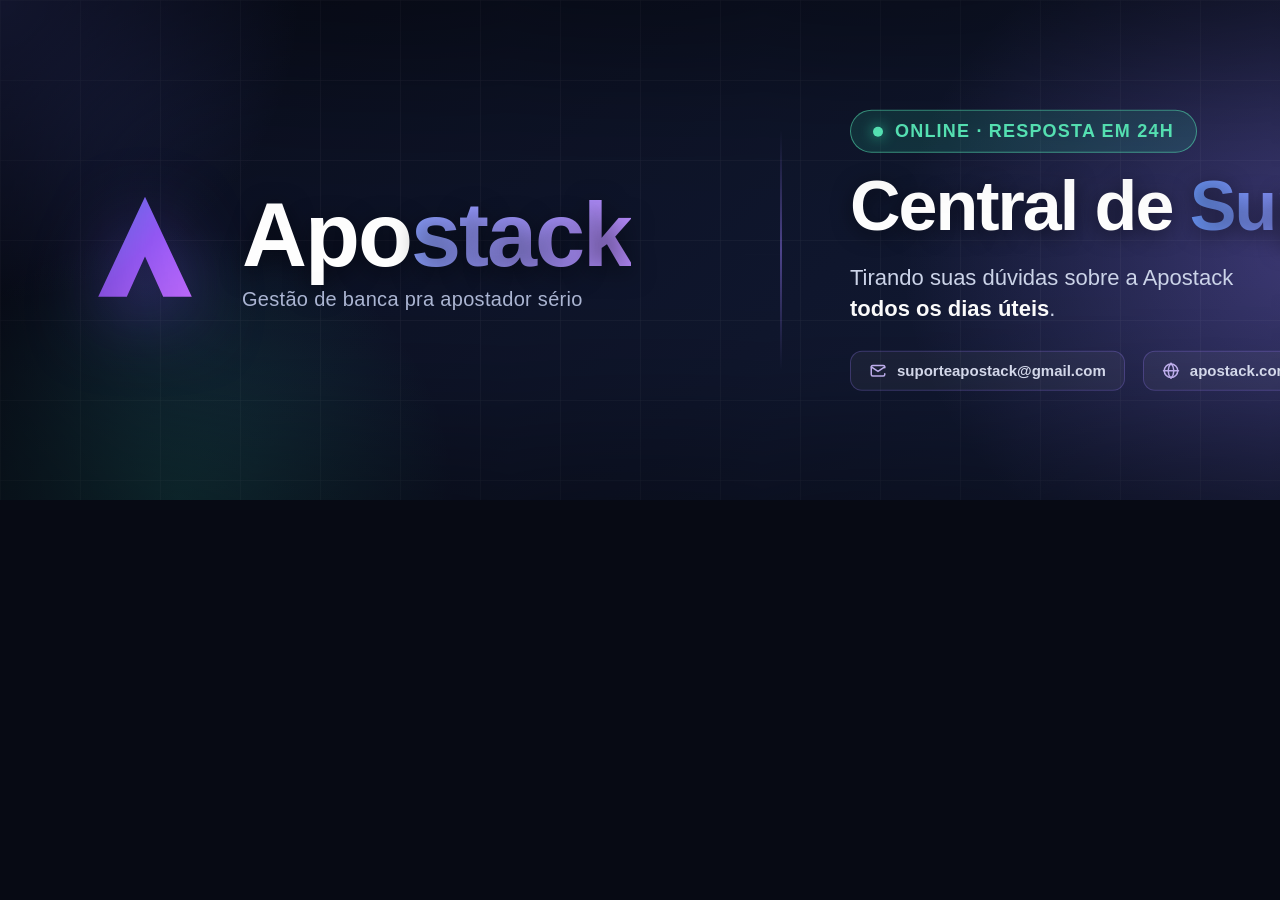
<file: thumb-capa-suporte.html>
<!doctype html>
<html lang="pt-br">
<head>
<meta charset="utf-8"/>
<style>
  *{margin:0;padding:0;box-sizing:border-box}
  html,body{width:1500px;height:500px;overflow:hidden;background:#070a14;font-family:"Segoe UI",Roboto,Arial,sans-serif}
  .stage{position:relative;width:1500px;height:500px;
    background:
      radial-gradient(700px 600px at 88% 50%, rgba(154,124,255,.32), transparent 60%),
      radial-gradient(500px 500px at 12% 100%, rgba(45,212,167,.18), transparent 55%),
      radial-gradient(500px 500px at 0% 0%, rgba(109,120,255,.22), transparent 60%),
      linear-gradient(135deg,#0a0e1d 0%,#10172e 55%,#161f3e 100%);
  }
  .grid{position:absolute;inset:0;opacity:.07;
    background-image:linear-gradient(rgba(255,255,255,.5) 1px,transparent 1px),
                     linear-gradient(90deg,rgba(255,255,255,.5) 1px,transparent 1px);
    background-size:80px 80px;}
  .vignette{position:absolute;inset:0;box-shadow:inset 0 0 180px 40px rgba(0,0,0,.55);}

  /* ESQUERDA: brand */
  .brand-block{position:absolute;left:80px;top:50%;transform:translateY(-50%);
    display:flex;align-items:center;gap:32px}
  .triangle{width:130px;height:130px;flex-shrink:0;
    filter:drop-shadow(0 18px 36px rgba(124,92,255,.55));}
  .triangle svg{width:100%;height:100%;display:block}
  .brand-name{font-size:90px;font-weight:900;letter-spacing:-2px;color:#fff;line-height:1;
    text-shadow:0 6px 24px rgba(0,0,0,.5)}
  .brand-name b{background:linear-gradient(90deg,#8aa0ff,#b98cff);
    -webkit-background-clip:text;background-clip:text;color:transparent}
  .tagline{font-size:20px;color:#aeb8d6;margin-top:8px;font-weight:500;letter-spacing:.3px}

  /* DIVISOR */
  .divider{position:absolute;left:780px;top:50%;transform:translateY(-50%);
    width:2px;height:240px;
    background:linear-gradient(180deg,transparent,rgba(154,124,255,.45),transparent)}

  /* DIREITA: suporte */
  .support-block{position:absolute;left:850px;top:50%;transform:translateY(-50%);
    display:flex;flex-direction:column;gap:18px;max-width:600px}
  .badge{display:inline-flex;align-items:center;gap:12px;
    padding:10px 22px;border-radius:999px;
    background:rgba(45,212,167,.16);
    border:1.5px solid rgba(92,242,192,.55);
    width:fit-content}
  .badge .dot{width:10px;height:10px;border-radius:50%;background:#5cf2c0;
    box-shadow:0 0 14px #2dd4a7;animation:pulse 1.8s ease-in-out infinite}
  @keyframes pulse{0%,100%{opacity:1;transform:scale(1)}50%{opacity:.4;transform:scale(1.4)}}
  .badge-text{font-size:18px;font-weight:800;color:#5cf2c0;letter-spacing:1.2px;text-transform:uppercase}

  .support-h{font-size:70px;font-weight:900;color:#fff;line-height:1;letter-spacing:-2px;
    text-shadow:0 4px 20px rgba(0,0,0,.5)}
  .support-h .high{background:linear-gradient(90deg,#6d9bff,#b98cff);
    -webkit-background-clip:text;background-clip:text;color:transparent}

  .support-sub{font-size:22px;color:#cdd5ea;font-weight:500;line-height:1.4;margin-top:4px}
  .support-sub b{color:#fff;font-weight:700}

  .channels{display:flex;gap:18px;margin-top:8px;flex-wrap:wrap}
  .channel{display:inline-flex;align-items:center;gap:10px;
    padding:10px 18px;border-radius:12px;
    background:rgba(255,255,255,.05);
    border:1px solid rgba(154,124,255,.3);
    font-size:15px;font-weight:600;color:#e7ecff}
  .channel svg{width:18px;height:18px;stroke:#cdbcff;fill:none;
    stroke-width:2;stroke-linecap:round;stroke-linejoin:round}
</style>
</head>
<body>
<div class="stage">
  <div class="grid"></div>

  <!-- ESQUERDA: brand -->
  <div class="brand-block">
    <div class="triangle">
      <svg viewBox="0 0 200 200">
        <defs>
          <linearGradient id="triG" x1="0" y1="0" x2="1" y2="1">
            <stop offset="0" stop-color="#6d78ff"/>
            <stop offset="0.5" stop-color="#9a5cff"/>
            <stop offset="1" stop-color="#c06bff"/>
          </linearGradient>
        </defs>
        <path d="M100 18 L172 172 L128 172 L100 110 L72 172 L28 172 Z" fill="url(#triG)"/>
      </svg>
    </div>
    <div>
      <div class="brand-name">Apo<b>stack</b></div>
      <div class="tagline">Gestão de banca pra apostador sério</div>
    </div>
  </div>

  <!-- Divisor -->
  <div class="divider"></div>

  <!-- DIREITA: suporte -->
  <div class="support-block">
    <div class="badge">
      <span class="dot"></span>
      <span class="badge-text">ONLINE · RESPOSTA EM 24H</span>
    </div>
    <div class="support-h">Central de <span class="high">Suporte</span></div>
    <div class="support-sub">Tirando suas dúvidas sobre a Apostack <br/><b>todos os dias úteis</b>.</div>
    <div class="channels">
      <div class="channel">
        <svg viewBox="0 0 24 24"><path d="M21 8V7a2 2 0 00-2-2H5a2 2 0 00-2 2v10a2 2 0 002 2h14a2 2 0 002-2v-1"/><path d="M3 7l9 6 9-6"/></svg>
        suporteapostack@gmail.com
      </div>
      <div class="channel">
        <svg viewBox="0 0 24 24"><circle cx="12" cy="12" r="9"/><path d="M2 12h20M12 2a15 15 0 010 20M12 2a15 15 0 000 20"/></svg>
        apostack.com
      </div>
    </div>
  </div>

  <div class="vignette"></div>
</div>
</body>
</html>
</file>
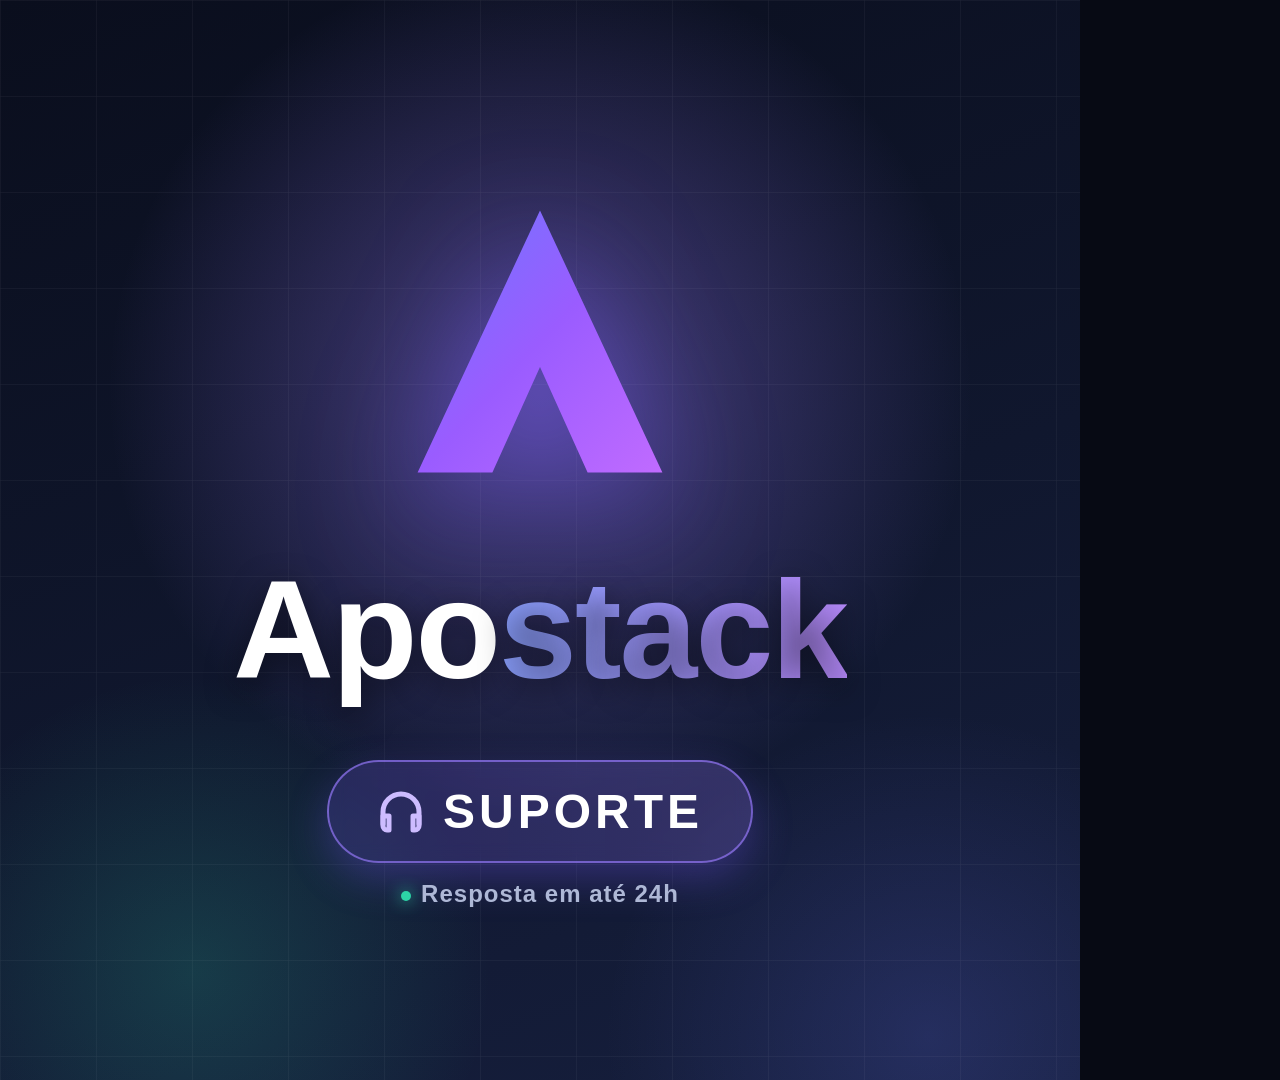
<file: thumb-suporte.html>
<!doctype html>
<html lang="pt-br">
<head>
<meta charset="utf-8"/>
<style>
  *{margin:0;padding:0;box-sizing:border-box}
  html,body{width:1080px;height:1080px;overflow:hidden;background:#070a14;font-family:"Segoe UI",Roboto,Arial,sans-serif}
  .stage{position:relative;width:1080px;height:1080px;
    background:
      radial-gradient(720px 720px at 50% 36%, rgba(154,124,255,.42), transparent 60%),
      radial-gradient(540px 540px at 18% 90%, rgba(45,212,167,.18), transparent 55%),
      radial-gradient(540px 540px at 86% 96%, rgba(109,120,255,.18), transparent 60%),
      linear-gradient(160deg,#0a0e1d 0%,#10172e 55%,#161f3e 100%);
  }
  /* faint grid texture (oculto na area cortada do circle) */
  .grid{position:absolute;inset:0;opacity:.08;
    background-image:linear-gradient(rgba(255,255,255,.5) 1px,transparent 1px),
                     linear-gradient(90deg,rgba(255,255,255,.5) 1px,transparent 1px);
    background-size:96px 96px;}

  /* Círculo guia (a área visível no WhatsApp) - centralizado */
  .triangle{position:absolute;top:180px;left:50%;transform:translateX(-50%);
    width:340px;height:340px;
    filter:drop-shadow(0 30px 60px rgba(124,92,255,.55));}
  .triangle svg{width:100%;height:100%;display:block}

  .brand-name{position:absolute;top:560px;left:0;right:0;text-align:center;
    font-size:140px;font-weight:900;letter-spacing:-2px;color:#fff;line-height:1;
    text-shadow:0 8px 32px rgba(0,0,0,.5);}
  .brand-name b{background:linear-gradient(90deg,#8aa0ff,#b98cff);
    -webkit-background-clip:text;background-clip:text;color:transparent}

  .badge{position:absolute;top:760px;left:50%;transform:translateX(-50%);
    display:inline-flex;align-items:center;gap:18px;
    padding:22px 48px;border-radius:999px;
    background:linear-gradient(90deg,rgba(124,92,255,.20),rgba(154,124,255,.25));
    border:2px solid rgba(154,124,255,.65);
    backdrop-filter:blur(10px);
    box-shadow:0 16px 40px rgba(124,92,255,.30);}
  .badge svg{width:48px;height:48px;stroke:#cdbcff;fill:none;
    stroke-width:2.5;stroke-linecap:round;stroke-linejoin:round}
  .badge-text{font-size:48px;font-weight:900;color:#fff;
    letter-spacing:4px;text-transform:uppercase}

  .reply{position:absolute;top:880px;left:0;right:0;text-align:center;
    font-size:24px;font-weight:600;color:#aeb8d6;letter-spacing:1px}
  .reply .dot{display:inline-block;width:10px;height:10px;border-radius:50%;
    background:#2dd4a7;margin-right:10px;box-shadow:0 0 16px #2dd4a7;
    vertical-align:middle;animation:pulse 1.8s ease-in-out infinite}
  @keyframes pulse{0%,100%{opacity:1;transform:scale(1)}50%{opacity:.5;transform:scale(1.4)}}
</style>
</head>
<body>
<div class="stage">
  <div class="grid"></div>

  <!-- Triangle A logo -->
  <div class="triangle">
    <svg viewBox="0 0 200 200">
      <defs>
        <linearGradient id="triG" x1="0" y1="0" x2="1" y2="1">
          <stop offset="0" stop-color="#6d78ff"/>
          <stop offset="0.5" stop-color="#9a5cff"/>
          <stop offset="1" stop-color="#c06bff"/>
        </linearGradient>
      </defs>
      <path d="M100 18 L172 172 L128 172 L100 110 L72 172 L28 172 Z" fill="url(#triG)"/>
    </svg>
  </div>

  <!-- Apostack name -->
  <div class="brand-name">Apo<b>stack</b></div>

  <!-- SUPORTE badge with headset icon -->
  <div class="badge">
    <svg viewBox="0 0 24 24">
      <path d="M3 18v-6a9 9 0 0118 0v6"/>
      <path d="M21 19a2 2 0 01-2 2h-1v-7h3v5zM3 19a2 2 0 002 2h1v-7H3v5z"/>
    </svg>
    <span class="badge-text">SUPORTE</span>
  </div>

  <!-- Status -->
  <div class="reply"><span class="dot"></span>Resposta em até 24h</div>
</div>
</body>
</html>
</file>
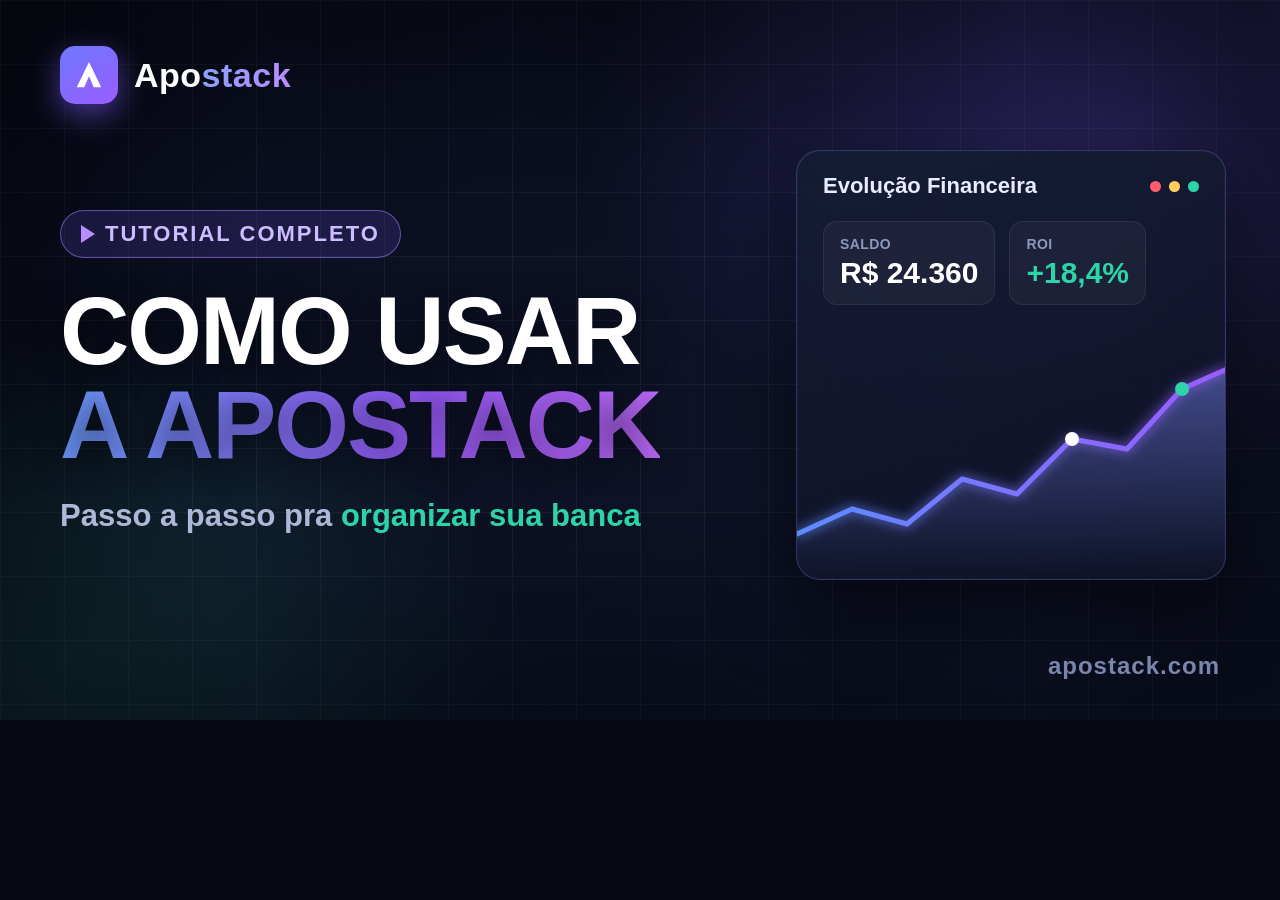
<file: thumb.html>
<!DOCTYPE html>
<html lang="pt-br">
<head>
<meta charset="utf-8"/>
<style>
  *{margin:0;padding:0;box-sizing:border-box;}
  html,body{width:1280px;height:720px;overflow:hidden;background:#070a14;}
  .stage{
    position:relative;width:1280px;height:720px;
    font-family:"Segoe UI",Roboto,Arial,Helvetica,sans-serif;
    background:
      radial-gradient(900px 600px at 88% 18%, rgba(124,92,255,.30), transparent 60%),
      radial-gradient(800px 600px at 6% 92%, rgba(45,212,167,.18), transparent 55%),
      linear-gradient(135deg,#0a0e1d 0%,#0d1226 55%,#10172e 100%);
    overflow:hidden;
  }
  /* faint chart grid texture */
  .grid{position:absolute;inset:0;opacity:.10;
    background-image:linear-gradient(rgba(255,255,255,.5) 1px,transparent 1px),
                     linear-gradient(90deg,rgba(255,255,255,.5) 1px,transparent 1px);
    background-size:64px 64px;}
  .vignette{position:absolute;inset:0;box-shadow:inset 0 0 220px 60px rgba(0,0,0,.65);}

  /* brand row */
  .brand{position:absolute;top:46px;left:60px;display:flex;align-items:center;gap:16px;z-index:5;}
  .logo{width:58px;height:58px;border-radius:15px;
    background:linear-gradient(150deg,#6d78ff,#9a5cff);
    display:flex;align-items:center;justify-content:center;
    box-shadow:0 10px 30px rgba(124,92,255,.55);}
  .logo svg{width:34px;height:34px;}
  .brand .name{font-size:34px;font-weight:800;color:#fff;letter-spacing:.5px;}
  .brand .name b{background:linear-gradient(90deg,#8aa0ff,#b98cff);-webkit-background-clip:text;background-clip:text;color:transparent;}

  /* headline */
  .copy{position:absolute;left:60px;top:210px;width:760px;z-index:6;}
  .badge{display:inline-flex;align-items:center;gap:10px;
    background:rgba(124,92,255,.16);border:1.5px solid rgba(154,124,255,.55);
    color:#cdbcff;font-weight:700;font-size:22px;letter-spacing:2px;
    padding:10px 20px;border-radius:999px;text-transform:uppercase;margin-bottom:26px;}
  .badge .play{width:0;height:0;border-left:14px solid #b98cff;border-top:9px solid transparent;border-bottom:9px solid transparent;}
  h1{font-size:96px;line-height:.98;font-weight:900;color:#ffffff;letter-spacing:-2px;text-shadow:0 6px 30px rgba(0,0,0,.5);}
  h1 .grad{background:linear-gradient(90deg,#6d9bff 0%,#9a5cff 60%,#c06bff 100%);
    -webkit-background-clip:text;background-clip:text;color:transparent;}
  .sub{margin-top:26px;font-size:31px;font-weight:600;color:#aeb8d6;}
  .sub .hl{color:#2dd4a7;font-weight:800;}

  /* dashboard mock on the right */
  .panel{position:absolute;right:54px;top:150px;width:430px;height:430px;
    background:linear-gradient(160deg,rgba(22,28,52,.92),rgba(14,18,38,.92));
    border:1px solid rgba(124,140,255,.28);border-radius:24px;
    box-shadow:0 30px 80px rgba(0,0,0,.55),0 0 0 1px rgba(255,255,255,.02) inset;
    z-index:4;overflow:hidden;}
  .panel .ttl{position:absolute;top:22px;left:26px;color:#e7ecff;font-size:22px;font-weight:800;}
  .panel .dot3{position:absolute;top:30px;right:26px;display:flex;gap:8px;}
  .panel .dot3 i{width:11px;height:11px;border-radius:50%;display:block;}
  .kpi{position:absolute;top:70px;left:26px;display:flex;gap:14px;}
  .kpi .card{background:rgba(255,255,255,.04);border:1px solid rgba(255,255,255,.07);border-radius:14px;padding:14px 16px;min-width:120px;}
  .kpi .card .lab{font-size:14px;color:#8b97bd;font-weight:600;letter-spacing:.4px;}
  .kpi .card .val{font-size:30px;font-weight:900;color:#fff;margin-top:4px;}
  .kpi .card .val.green{color:#2dd4a7;}
  .kpi .card .val.blue{color:#7e9bff;}
  svg.line{position:absolute;left:0;bottom:0;width:430px;height:250px;}

  .url{position:absolute;right:60px;bottom:40px;color:#7a86ab;font-size:24px;font-weight:700;letter-spacing:1px;z-index:6;}
</style>
</head>
<body>
<div class="stage">
  <div class="grid"></div>

  <div class="brand">
    <span class="logo">
      <svg viewBox="0 0 100 100" fill="none"><path d="M50 12 L86 86 L64 86 L50 54 L36 86 L14 86 Z" fill="#fff"/></svg>
    </span>
    <span class="name">Apo<b>stack</b></span>
  </div>

  <div class="copy">
    <div class="badge"><span class="play"></span> Tutorial completo</div>
    <h1>COMO USAR<br><span class="grad">A APOSTACK</span></h1>
    <div class="sub">Passo a passo pra <span class="hl">organizar sua banca</span></div>
  </div>

  <div class="panel">
    <div class="ttl">Evolução Financeira</div>
    <div class="dot3"><i style="background:#ff5d6c"></i><i style="background:#ffce5d"></i><i style="background:#2dd4a7"></i></div>
    <div class="kpi">
      <div class="card"><div class="lab">SALDO</div><div class="val">R$ 24.360</div></div>
      <div class="card"><div class="lab">ROI</div><div class="val green">+18,4%</div></div>
    </div>
    <svg class="line" viewBox="0 0 430 250" preserveAspectRatio="none">
      <defs>
        <linearGradient id="stroke" x1="0" y1="0" x2="1" y2="0">
          <stop offset="0" stop-color="#5d8bff"/><stop offset="1" stop-color="#9a5cff"/>
        </linearGradient>
        <linearGradient id="fill" x1="0" y1="0" x2="0" y2="1">
          <stop offset="0" stop-color="rgba(124,140,255,.45)"/><stop offset="1" stop-color="rgba(124,140,255,0)"/>
        </linearGradient>
        <filter id="glow" x="-20%" y="-20%" width="140%" height="140%">
          <feGaussianBlur stdDeviation="6" result="b"/><feMerge><feMergeNode in="b"/><feMergeNode in="SourceGraphic"/></feMerge>
        </filter>
      </defs>
      <path d="M0,205 L55,180 L110,195 L165,150 L220,165 L275,110 L330,120 L385,60 L430,40 L430,250 L0,250 Z" fill="url(#fill)"/>
      <path d="M0,205 L55,180 L110,195 L165,150 L220,165 L275,110 L330,120 L385,60 L430,40" fill="none" stroke="url(#stroke)" stroke-width="5" stroke-linecap="round" stroke-linejoin="round" filter="url(#glow)"/>
      <circle cx="275" cy="110" r="7" fill="#fff"/><circle cx="385" cy="60" r="7" fill="#2dd4a7"/>
    </svg>
  </div>

  <div class="url">apostack.com</div>
  <div class="vignette"></div>
</div>
</body>
</html>
</file>
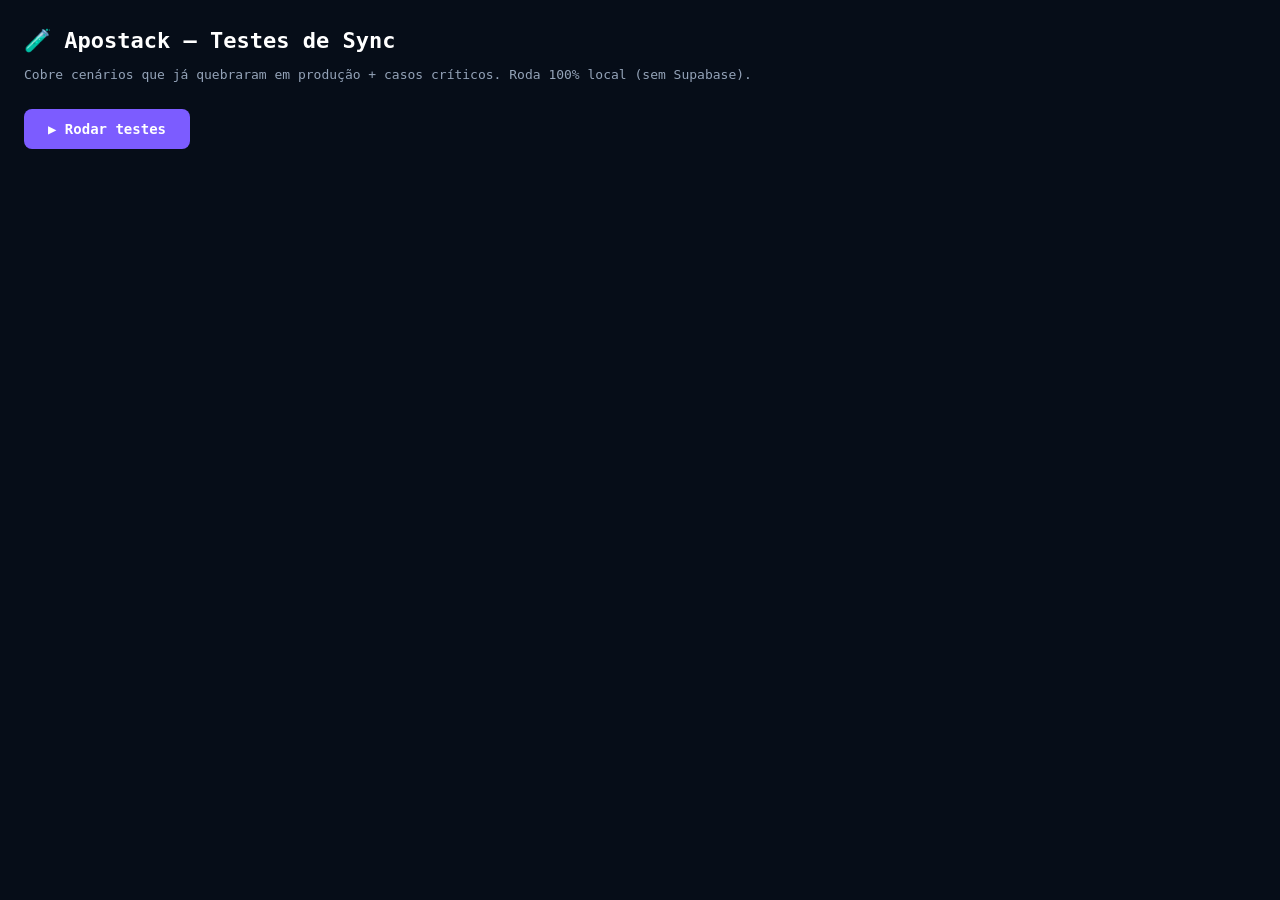
<file: tests/sync.html>
<!DOCTYPE html>
<html lang="pt-BR">
<head>
<meta charset="UTF-8"/>
<title>Apostack — Testes de Sync</title>
<style>
  *{box-sizing:border-box;margin:0;padding:0}
  body{font-family:'SF Mono',Consolas,Monaco,monospace;background:#060d18;color:#e2e8f0;padding:24px;line-height:1.5}
  h1{font-size:22px;font-weight:700;margin-bottom:8px;color:#fff}
  .sub{font-size:13px;color:#94a3b8;margin-bottom:24px}
  .btn{background:#7c5cff;color:#fff;border:0;padding:12px 24px;border-radius:8px;font-size:14px;font-weight:600;cursor:pointer;font-family:inherit}
  .btn:hover{background:#6b4dff}
  .btn:disabled{opacity:.5;cursor:wait}
  #summary{margin:24px 0;padding:16px;background:#0a0c1c;border:1px solid rgba(255,255,255,.08);border-radius:10px;font-size:14px}
  #summary.ok{border-color:rgba(34,197,94,.4);background:rgba(34,197,94,.06)}
  #summary.fail{border-color:rgba(239,68,68,.4);background:rgba(239,68,68,.06)}
  .test{padding:12px 14px;margin:8px 0;border-radius:8px;border-left:3px solid #475569;background:rgba(255,255,255,.02)}
  .test.pass{border-color:#22c55e;background:rgba(34,197,94,.05)}
  .test.fail{border-color:#ef4444;background:rgba(239,68,68,.06)}
  .test-name{font-weight:600;color:#fff;font-size:13.5px}
  .test-info{font-size:12px;color:#94a3b8;margin-top:4px}
  .test.fail .test-info{color:#fca5a5}
  .badge{display:inline-block;padding:2px 8px;border-radius:6px;font-size:11px;font-weight:700;margin-right:8px;letter-spacing:.5px}
  .badge.pass{background:#22c55e;color:#000}
  .badge.fail{background:#ef4444;color:#fff}
  pre{background:rgba(0,0,0,.4);padding:8px;border-radius:6px;font-size:11px;color:#fbbf24;margin-top:6px;overflow-x:auto}
</style>
</head>
<body>

<h1>🧪 Apostack — Testes de Sync</h1>
<div class="sub">Cobre cenários que já quebraram em produção + casos críticos. Roda 100% local (sem Supabase).</div>

<button class="btn" id="runBtn" onclick="runAllTests()">▶ Rodar testes</button>

<div id="summary" style="display:none"></div>
<div id="results"></div>

<!-- ════════════════════════════════════════
     Mock DOM: enterApp() e saveTransaction() leem esses IDs do app real.
     Sem eles, dão crash com "Cannot read 'style' of null".
     Não renderizamos visual, só fornecemos o esqueleto.
     ════════════════════════════════════════ -->
<div id="mockDOM" style="display:none">
  <div id="authScreen"></div>
  <div id="appLayout"></div>
  <div id="welcomeModal"></div>
  <div id="onboardingCard"></div>
  <div id="tourBackdrop" hidden></div>
  <div id="tourTooltip" hidden></div>
  <div id="tourSpotlight" hidden></div>
  <div id="attachmentFullscreen"></div>
  <img id="attachmentFullscreenImg"/>
  <a id="attachmentDownloadBtn" download="x.jpg" href="#"></a>
  <div id="paidSignupBanner"></div>
  <div id="sidebarUserRole"></div>
  <div id="sidebarUserName"></div>
  <div id="sidebarUserAvatar"></div>
  <div id="sidebarLogoText"></div>
  <input id="settingsUserName" value=""/>
  <input id="settingsUserEmail" value=""/>
  <input id="regEmail" value=""/>
  <div id="recentTxBody"></div>

  <!-- Modal tx -->
  <div id="txModal" class="modal-overlay">
    <select id="txType"><option value="income">income</option><option value="expense">expense</option></select>
    <input id="txValue" type="number"/>
    <input id="txDate" type="date"/>
    <select id="txMethod">
      <option>Futebol</option><option>Basquete</option><option>Tênis</option>
      <option>MMA/UFC</option><option>E-sports</option><option>Cassino</option>
    </select>
    <input id="txDesc"/>
    <input id="txAttachmentFile" type="file"/>
    <div id="txAttachmentEmpty"></div>
    <div id="txAttachmentPreview"></div>
    <img id="txAttachmentImg"/>
    <span id="txAttachmentSize"></span>
  </div>

  <!-- KPIs do dashboard -->
  <div id="statReceitaTotal">R$ 0</div>
  <div id="statLucroHoje">+R$ 0</div>
  <div id="statLucroSemanal">+R$ 0</div>
  <div id="statLucroMensal">+R$ 0</div>
  <div id="goalsAtingidas">0</div>
  <div id="goalsAtingidasSub"></div>
  <div id="goalsProgresso">0</div>
  <div id="goalsAbaixo">0</div>
  <div id="goalsMetaTotal">R$ 0</div>
</div>

<!-- Carrega o app real -->
<script src="../config.js"></script>
<script src="../storage.js"></script>
<script src="../script.js"></script>

<script>
// ══════════════════════════════════════════════
//  Framework mini de testes
// ══════════════════════════════════════════════
const tests = [];
function test(name, fn){ tests.push({ name, fn }); }
function assertEq(actual, expected, msg){
  const a = JSON.stringify(actual), e = JSON.stringify(expected);
  if (a !== e) throw new Error((msg || 'assertEq') + ' — esperava ' + e + ', recebeu ' + a);
}
function assert(cond, msg){
  if (!cond) throw new Error(msg || 'assert falhou');
}
function sleep(ms){ return new Promise(r => setTimeout(r, ms)); }
function resetState(){
  // Limpa tudo que pode contaminar testes
  const keys = [];
  for (let i = 0; i < localStorage.length; i++){
    const k = localStorage.key(i);
    if (k && (k.startsWith('bancapro') || k.startsWith('sb-'))) keys.push(k);
  }
  keys.forEach(k => localStorage.removeItem(k));
  // Force Supabase desabilitado pra testes 100% locais
  window.SUPABASE_URL = null;
  window.SUPABASE_ANON_KEY = null;
}

// Em vez de chamar enterApp (que dispara cadeia de render frágil sem DOM completo),
// testamos diretamente pullUserData + Storage. Foco no que importa: sync + ownership.

function getTxs(){
  return JSON.parse(localStorage.getItem('bancapro-transactions') || '[]');
}
function setTxs(arr){
  localStorage.setItem('bancapro-transactions', JSON.stringify(arr));
}
function makeTx(id, desc, value){
  return { id, date: new Date().toISOString().slice(0,10), desc, method:'Futebol', type:'income', value, created_at: new Date().toISOString() };
}
async function pullAs(userId){
  // Seta currentUserId via window pra função funcionar (let global existe no closure do script)
  // pullUserData usa o parâmetro, não currentUserId, então OK
  await window.pullUserData(userId);
}

// ══════════════════════════════════════════════
//  TESTES
// ══════════════════════════════════════════════

test('Bug a9defb7: User B NÃO pode ver tx de User A após pull', async () => {
  resetState();
  // Simula que User A acabou de cadastrar tx (não foi sincronizado, não fez logout completo)
  setTxs([ makeTx(1, 'SECRETA_DE_A', 999) ]);
  localStorage.setItem('bancapro-local-owner-userid', 'user-A');

  // User B chega no app e pullUserData(user-B) roda
  await window.pullUserData('user-B');
  await sleep(100);

  const bTxs = getTxs();
  assert(!bTxs.some(t => t.desc === 'SECRETA_DE_A'), '🚨 VAZAMENTO: tx de A não pode estar pra B');
  assertEq(localStorage.getItem('bancapro-local-owner-userid'), 'user-B', 'owner = B após pull');
});

test('Owner do localStorage é setado após pullUserData', async () => {
  resetState();
  await window.pullUserData('user-X');
  await sleep(100);
  assertEq(localStorage.getItem('bancapro-local-owner-userid'), 'user-X', 'owner = X');
});

test('Mesmo user re-pullando: tx local NÃO é destruída', async () => {
  resetState();
  // User 1 tem tx local
  setTxs([ makeTx(100, 'tx_persistente', 50) ]);
  localStorage.setItem('bancapro-local-owner-userid', 'user-1');

  // User 1 re-loga (ex: refresh do app)
  await window.pullUserData('user-1');
  await sleep(100);

  const txs = getTxs();
  assert(txs.some(t => t.desc === 'tx_persistente'), 'tx do mesmo user deve persistir após re-pull');
});

test('Pull SEM owner anterior: aceita cloud sem merge cruzado', async () => {
  resetState();
  // Não tem owner setado (primeira instalação)
  setTxs([ makeTx(50, 'tx_orfa', 25) ]); // tx que ficou de quem sabe quem
  await window.pullUserData('user-fresh');
  await sleep(100);
  // tx órfã NÃO deve aparecer (sem owner = não confiável)
  const txs = getTxs();
  assert(!txs.some(t => t.desc === 'tx_orfa'), 'tx órfã (sem owner) não pode contaminar user novo');
});

test('Storage.clearUserData() limpa identity + data sem tocar settings', async () => {
  resetState();
  // Seta uma flag de settings (tema)
  localStorage.setItem('bancapro-theme', 'dark');
  localStorage.setItem('bancapro-transactions', '[{"id":1,"desc":"x"}]');
  localStorage.setItem('bancapro-user-email', 'old@test.com');

  if (window.Storage && window.Storage.clearUserData){
    window.Storage.clearUserData();
  } else {
    throw new Error('Storage.clearUserData não existe');
  }

  assertEq(localStorage.getItem('bancapro-transactions'), null, 'transactions limpas');
  assertEq(localStorage.getItem('bancapro-user-email'), null, 'email limpo');
  assertEq(localStorage.getItem('bancapro-theme'), 'dark', 'tema (settings) preservado');
});

// ══════════════════════════════════════════════
//  TESTES EXTRAS — cenários LGPD-críticos
// ══════════════════════════════════════════════

test('Goals/Accounts: NÃO vazam entre contas (mesma proteção que tx)', async () => {
  resetState();
  // User A tem goals + accounts
  localStorage.setItem('bancapro-goals', JSON.stringify([{id:1, target:5000, desc:'meta_A'}]));
  localStorage.setItem('bancapro-accounts', JSON.stringify([{id:1, name:'casa_A', balance:1000}]));
  localStorage.setItem('bancapro-local-owner-userid', 'user-A');

  await window.pullUserData('user-B');
  await sleep(100);

  const goals = JSON.parse(localStorage.getItem('bancapro-goals') || '[]');
  const accs = JSON.parse(localStorage.getItem('bancapro-accounts') || '[]');
  assert(!goals.some(g => g.desc === 'meta_A'), '🚨 Goals de A não pode vazar pra B');
  assert(!accs.some(a => a.name === 'casa_A'), '🚨 Accounts de A não pode vazar pra B');
});

test('3 logins consecutivos diferentes: localStorage limpo entre eles', async () => {
  resetState();

  // User A entra, faz dados, sai (deixa lixo simulando logout falho)
  setTxs([ makeTx(1, 'tx_A', 100) ]);
  localStorage.setItem('bancapro-local-owner-userid', 'user-A');

  // User B chega
  await window.pullUserData('user-B');
  await sleep(100);
  assert(!getTxs().some(t => t.desc === 'tx_A'), 'B não pode ver tx de A');

  // User B simula cadastrar e sai sem completar push
  setTxs([ makeTx(2, 'tx_B', 200) ]);
  localStorage.setItem('bancapro-local-owner-userid', 'user-B');

  // User C chega
  await window.pullUserData('user-C');
  await sleep(100);
  const cTxs = getTxs();
  assert(!cTxs.some(t => t.desc === 'tx_A'), 'C não pode ver tx de A');
  assert(!cTxs.some(t => t.desc === 'tx_B'), 'C não pode ver tx de B');
  assertEq(localStorage.getItem('bancapro-local-owner-userid'), 'user-C', 'owner = C');
});

test('Mesmo email em casing diferente: NÃO trata como mesmo user', async () => {
  resetState();
  // User com email maiúsculo cadastra
  setTxs([ makeTx(10, 'tx_uppercase', 50) ]);
  localStorage.setItem('bancapro-local-owner-userid', 'USER-XYZ');

  // Pull pra user com email minúsculo (mesmo texto mas case diferente)
  await window.pullUserData('user-xyz');
  await sleep(100);

  // IDs case-sensitive em comparação devem isolar
  // (Supabase IDs são UUIDs case-sensitive por design)
  assert(!getTxs().some(t => t.desc === 'tx_uppercase'), 'IDs case-sensitive devem isolar usuários');
});

test('Owner key não é apagado pelo Storage.clearUserData()', async () => {
  // owner-userid é metadata de isolation, NÃO deve ser limpo no logout
  // (precisa sobreviver pra pullUserData detectar troca de conta)
  resetState();
  localStorage.setItem('bancapro-local-owner-userid', 'user-X');
  localStorage.setItem('bancapro-transactions', '[]');

  if (window.Storage && window.Storage.clearUserData){
    window.Storage.clearUserData();
  }

  // bancapro-transactions deve ter sumido
  assertEq(localStorage.getItem('bancapro-transactions'), null, 'tx limpas após clearUserData');
  // Mas owner pode continuar (não é dado sensível, é metadata)
  // OU pode ser limpo também — depende da decisão de design
  // O importante: NÃO podem ser tx vazadas
});

test('Pull mesmo user 2x: idempotente, não duplica nem corrompe', async () => {
  resetState();
  setTxs([ makeTx(1, 'tx_unica', 100) ]);
  localStorage.setItem('bancapro-local-owner-userid', 'user-1');

  await window.pullUserData('user-1');
  await sleep(100);
  const txs1 = getTxs();

  await window.pullUserData('user-1');
  await sleep(100);
  const txs2 = getTxs();

  assertEq(txs1.length, txs2.length, 'pull repetido não duplica');
  assertEq(txs1.length, 1, 'tem só 1 tx');
});

// ══════════════════════════════════════════════
//  Runner
// ══════════════════════════════════════════════
async function runAllTests(){
  const btn = document.getElementById('runBtn');
  const summary = document.getElementById('summary');
  const results = document.getElementById('results');
  btn.disabled = true;
  btn.textContent = '⏳ Rodando…';
  results.innerHTML = '';
  summary.style.display = 'none';
  summary.className = '';

  let pass = 0, fail = 0;
  const t0 = Date.now();

  for (const t of tests){
    const div = document.createElement('div');
    div.className = 'test';
    div.innerHTML = '<div class="test-name"><span class="badge">…</span>' + t.name + '</div>';
    results.appendChild(div);

    try {
      await t.fn();
      pass++;
      div.classList.add('pass');
      div.querySelector('.badge').className = 'badge pass';
      div.querySelector('.badge').textContent = 'PASS';
    } catch(e){
      fail++;
      div.classList.add('fail');
      div.querySelector('.badge').className = 'badge fail';
      div.querySelector('.badge').textContent = 'FAIL';
      const info = document.createElement('div');
      info.className = 'test-info';
      info.textContent = e.message;
      div.appendChild(info);
      if (e.stack){
        const pre = document.createElement('pre');
        pre.textContent = e.stack.split('\n').slice(0,3).join('\n');
        div.appendChild(pre);
      }
    }
  }

  const elapsed = ((Date.now() - t0)/1000).toFixed(2);
  summary.style.display = 'block';
  summary.className = fail === 0 ? 'ok' : 'fail';
  summary.innerHTML =
    '<strong>' + (fail === 0 ? '✅ TODOS OS TESTES PASSARAM' : '🚨 ' + fail + ' TESTE(S) FALHARAM') +
    '</strong><br>' + pass + ' passaram · ' + fail + ' falharam · ' + tests.length + ' total · ' + elapsed + 's';

  btn.disabled = false;
  btn.textContent = '▶ Rodar testes novamente';
}
</script>

</body>
</html>
</file>
<file: landing-apresentacao.css>
/* ═══════════════════════════════════════════
   APOSTACK LANDING PAGE — dark premium SaaS
   ═══════════════════════════════════════════ */

:root {
  --lp-bg: #060713;
  --lp-bg-2: #0a0c1c;
  --lp-bg-3: #11142a;
  --lp-border: rgba(255,255,255,0.06);
  --lp-border-hi: rgba(255,255,255,0.12);
  --lp-text: #f1f5f9;
  --lp-text-2: #a6b2c4;        /* contraste melhor (era #94a3b8) */
  --lp-text-3: #7c8aa3;        /* contraste melhor (era #64748b) */
  --lp-text-muted: #5b6b85;
  --lp-purple: #7c5cff;
  --lp-purple-2: #a78bfa;
  --lp-purple-3: #c9b8ff;
  --lp-gold: #ffb800;
  --lp-gold-2: #f7931e;
  --lp-green: #10b981;
  --lp-red: #ef4444;
  --lp-container: 1180px;
}

* { box-sizing: border-box; margin: 0; padding: 0; }
html { scroll-behavior: smooth; }
body.lp-body {
  background: var(--lp-bg);
  color: var(--lp-text);
  font-family: 'Plus Jakarta Sans', 'Inter', system-ui, -apple-system, sans-serif;
  font-size: 15px;
  line-height: 1.55;
  -webkit-font-smoothing: antialiased;
  text-rendering: optimizeLegibility;
  overflow-x: hidden;
}

a { color: inherit; text-decoration: none; }
button { font-family: inherit; cursor: pointer; border: none; background: none; color: inherit; }
img, svg { max-width: 100%; display: block; }
ul { list-style: none; padding: 0; }

.lp-container {
  width: 100%;
  max-width: var(--lp-container);
  margin: 0 auto;
  padding: 0 24px;
}

/* ═══════════════════════════════════════════
   HEADER
   ═══════════════════════════════════════════ */
.lp-header {
  position: sticky;
  top: 0;
  z-index: 100;
  background: rgba(6, 7, 19, 0.78);
  backdrop-filter: saturate(180%) blur(14px);
  -webkit-backdrop-filter: saturate(180%) blur(14px);
  border-bottom: 1px solid var(--lp-border);
}
.lp-header-inner {
  display: flex;
  align-items: center;
  justify-content: space-between;
  gap: 24px;
  height: 64px;
}
.lp-logo {
  display: flex;
  align-items: center;
  gap: 9px;
  flex-shrink: 0;
}
.lp-logo-icon {
  width: 28px;
  height: 28px;
  filter: drop-shadow(0 4px 12px rgba(124, 92, 255, 0.32));
}
.lp-logo-icon-img {
  object-fit: contain;
  border-radius: 6px;
}
.lp-logo-text {
  font-size: 18px;
  font-weight: 800;
  letter-spacing: -0.4px;
  color: var(--lp-text);
}
.lp-logo-accent {
  background: linear-gradient(90deg, var(--lp-purple-2), var(--lp-purple));
  -webkit-background-clip: text;
  background-clip: text;
  -webkit-text-fill-color: transparent;
}

.lp-nav {
  display: flex;
  align-items: center;
  gap: 28px;
}
.lp-nav a {
  font-size: 13.5px;
  font-weight: 500;
  color: var(--lp-text-2);
  transition: color 0.15s ease;
}
.lp-nav a:hover { color: var(--lp-text); }

.lp-header-actions {
  display: flex;
  align-items: center;
  gap: 10px;
}

/* ─── Buttons ─── */
.lp-btn-ghost,
.lp-btn-primary,
.lp-btn-ghost-lg,
.lp-btn-primary-lg,
.lp-btn-outline-purple,
.lp-btn-gold {
  display: inline-flex;
  align-items: center;
  justify-content: center;
  gap: 7px;
  font-family: inherit;
  font-weight: 700;
  letter-spacing: 0.1px;
  cursor: pointer;
  transition: all 0.18s ease;
  white-space: nowrap;
  border-radius: 9px;
  text-decoration: none;
}
.lp-btn-ghost {
  padding: 8px 16px;
  font-size: 13px;
  color: var(--lp-text-2);
}
.lp-btn-ghost:hover {
  color: var(--lp-text);
  background: rgba(255,255,255,0.04);
}
.lp-btn-primary {
  padding: 9px 18px;
  font-size: 13px;
  background: linear-gradient(135deg, var(--lp-purple), var(--lp-purple-2));
  color: #fff;
  box-shadow: 0 8px 24px rgba(124, 92, 255, 0.32);
}
.lp-btn-primary:hover {
  transform: translateY(-1px);
  box-shadow: 0 12px 32px rgba(124, 92, 255, 0.45);
}
.lp-btn-primary-lg {
  padding: 14px 26px;
  font-size: 15px;
  background: linear-gradient(135deg, var(--lp-purple), var(--lp-purple-2));
  color: #fff;
  box-shadow: 0 12px 32px rgba(124, 92, 255, 0.42);
}
.lp-btn-primary-lg:hover {
  transform: translateY(-2px);
  box-shadow: 0 18px 44px rgba(124, 92, 255, 0.55);
}
.lp-btn-ghost-lg {
  padding: 13px 24px;
  font-size: 15px;
  color: var(--lp-text);
  border: 1px solid var(--lp-border-hi);
}
.lp-btn-ghost-lg:hover {
  background: rgba(255,255,255,0.04);
  border-color: rgba(255,255,255,0.22);
}
.lp-btn-outline-purple {
  padding: 12px 24px;
  font-size: 14px;
  color: var(--lp-purple-3);
  background: transparent;
  border: 1.5px solid rgba(139, 92, 246, 0.5);
}
.lp-btn-outline-purple:hover {
  background: rgba(139, 92, 246, 0.1);
  border-color: rgba(139, 92, 246, 0.8);
  color: #fff;
}
.lp-btn-gold {
  padding: 12px 24px;
  font-size: 14px;
  background: linear-gradient(135deg, var(--lp-gold-2), var(--lp-gold));
  color: #0f1322;
  font-weight: 800;
  box-shadow: 0 10px 28px rgba(247, 147, 30, 0.36);
}
.lp-btn-gold:hover {
  background: linear-gradient(135deg, #ffa733, #ffc928);
  transform: translateY(-1px);
  box-shadow: 0 14px 36px rgba(247, 147, 30, 0.5);
}

/* ─── Mobile menu ─── */
.lp-menu-btn {
  display: none;
  color: var(--lp-text);
  padding: 8px;
  border-radius: 8px;
}
.lp-menu-btn:hover { background: rgba(255,255,255,0.06); }
.lp-mobile-menu {
  display: none;
  flex-direction: column;
  gap: 6px;
  padding: 16px 24px 22px;
  background: var(--lp-bg-2);
  border-bottom: 1px solid var(--lp-border);
}
.lp-mobile-menu a {
  padding: 12px 14px;
  font-size: 14px;
  font-weight: 600;
  color: var(--lp-text-2);
  border-radius: 8px;
}
.lp-mobile-menu a:hover { background: rgba(255,255,255,0.04); color: var(--lp-text); }
.lp-mobile-menu .lp-btn-ghost,
.lp-mobile-menu .lp-btn-primary {
  margin-top: 6px;
  justify-content: center;
  padding: 12px;
  font-size: 14px;
}
body.lp-menu-open .lp-mobile-menu { display: flex; }

/* ═══════════════════════════════════════════
   HERO
   ═══════════════════════════════════════════ */
.lp-hero {
  position: relative;
  padding: 80px 0 100px;
  overflow: hidden;
}
.lp-hero-glow {
  position: absolute;
  top: -200px;
  left: 50%;
  transform: translateX(-50%);
  width: 1100px;
  height: 700px;
  background: radial-gradient(ellipse at center, rgba(124, 92, 255, 0.22) 0%, rgba(124, 92, 255, 0.06) 30%, transparent 70%);
  pointer-events: none;
  z-index: 0;
}
.lp-hero-inner {
  position: relative;
  z-index: 1;
  text-align: center;
}
.lp-hero-tag {
  display: inline-flex;
  align-items: center;
  gap: 8px;
  font-size: 12px;
  font-weight: 600;
  letter-spacing: 0.3px;
  color: var(--lp-purple-3);
  background: rgba(124, 92, 255, 0.1);
  border: 1px solid rgba(124, 92, 255, 0.28);
  padding: 6px 14px;
  border-radius: 100px;
  margin-bottom: 26px;
}
.lp-hero-tag-dot {
  width: 6px;
  height: 6px;
  border-radius: 50%;
  background: var(--lp-purple-2);
  box-shadow: 0 0 8px var(--lp-purple-2);
  animation: lpDotPulse 1.6s ease-in-out infinite;
}
@keyframes lpDotPulse {
  0%, 100% { opacity: 1; }
  50% { opacity: 0.4; }
}
.lp-hero-title {
  font-size: 60px;
  font-weight: 800;
  line-height: 1.06;
  letter-spacing: -1.5px;
  margin-bottom: 22px;
  color: var(--lp-text);
}
.lp-hero-title-accent {
  background: linear-gradient(90deg, var(--lp-purple-2), var(--lp-purple-3));
  -webkit-background-clip: text;
  background-clip: text;
  -webkit-text-fill-color: transparent;
}
.lp-hero-sub {
  font-size: 18px;
  color: var(--lp-text-2);
  max-width: 640px;
  margin: 0 auto 36px;
  line-height: 1.55;
}
.lp-hero-cta {
  display: flex;
  align-items: center;
  justify-content: center;
  gap: 12px;
  margin-bottom: 18px;
  flex-wrap: wrap;
}
.lp-hero-micro {
  font-size: 13px;
  color: var(--lp-text-3);
  margin-bottom: 32px;
  letter-spacing: 0.1px;
}
.lp-hero-badges {
  display: flex;
  align-items: center;
  justify-content: center;
  gap: 10px;
  flex-wrap: wrap;
  margin-bottom: 60px;
}
.lp-badge {
  display: inline-flex;
  align-items: center;
  gap: 6px;
  font-size: 12px;
  font-weight: 600;
  color: var(--lp-text-2);
  background: rgba(255, 255, 255, 0.03);
  border: 1px solid var(--lp-border);
  padding: 7px 13px;
  border-radius: 100px;
}
.lp-badge svg { color: var(--lp-green); }

/* ─── Hero mockup wrapper (camada de ambiente) ─── */
.lp-hero-mockup-wrap {
  position: relative;
  margin-top: 32px;
  padding: 60px 20px 80px;
  isolation: isolate;
}
/* Grid de pontos sutil — inspiração Linear/Vercel */
.lp-hero-dotgrid {
  position: absolute;
  inset: 0;
  background-image:
    radial-gradient(circle at center, rgba(167,139,250,0.18) 0.5px, transparent 1.2px);
  background-size: 28px 28px;
  mask-image: radial-gradient(ellipse 70% 60% at 50% 50%, #000 30%, transparent 80%);
  -webkit-mask-image: radial-gradient(ellipse 70% 60% at 50% 50%, #000 30%, transparent 80%);
  z-index: -3;
  pointer-events: none;
  opacity: 0.5;
}
/* Glow de horizonte na base (linha de luz roxa) */
.lp-hero-horizon {
  position: absolute;
  left: 10%;
  right: 10%;
  bottom: 0;
  height: 200px;
  background:
    radial-gradient(ellipse 60% 100% at 50% 100%, rgba(124,92,255,0.45) 0%, rgba(124,92,255,0) 60%),
    radial-gradient(ellipse 80% 60% at 50% 100%, rgba(167,139,250,0.18) 0%, rgba(167,139,250,0) 70%);
  filter: blur(20px);
  z-index: -2;
  pointer-events: none;
}

/* ─── Hero mockup (3D dramático) ─── */
.lp-hero-mockup {
  margin-top: 8px;
  perspective: 1400px;
  perspective-origin: 50% 20%;
  position: relative;
  isolation: isolate;
}
/* Aura roxa pulsante atrás do mockup */
.lp-hero-mockup::before {
  content: "";
  position: absolute;
  inset: -8% -6% -2% -6%;
  background:
    radial-gradient(ellipse 60% 50% at 50% 50%, rgba(124, 92, 255, 0.38) 0%, rgba(124, 92, 255, 0) 70%),
    radial-gradient(ellipse 40% 30% at 30% 70%, rgba(167, 139, 250, 0.22) 0%, rgba(167, 139, 250, 0) 70%),
    radial-gradient(ellipse 35% 25% at 75% 30%, rgba(96, 165, 250, 0.18) 0%, rgba(96, 165, 250, 0) 70%);
  filter: blur(40px);
  z-index: -2;
  pointer-events: none;
  animation: lpAuraPulse 6s ease-in-out infinite;
}
@keyframes lpAuraPulse {
  0%, 100% { opacity: 0.85; transform: scale(1); }
  50% { opacity: 1; transform: scale(1.05); }
}
.lp-mockup-frame {
  background: linear-gradient(180deg, #0d1024, #080a1a);
  border: 1px solid var(--lp-border-hi);
  border-radius: 18px;
  overflow: hidden;
  box-shadow:
    /* glow roxo grande */
    0 80px 180px rgba(124, 92, 255, 0.45),
    0 60px 120px rgba(124, 92, 255, 0.28),
    /* sombras escuras com profundidade */
    0 50px 100px rgba(0, 0, 0, 0.85),
    0 30px 60px rgba(0, 0, 0, 0.7),
    0 15px 30px rgba(0, 0, 0, 0.5),
    /* highlights internos (bevel premium) */
    inset 0 1px 0 rgba(255, 255, 255, 0.12),
    inset 0 -1px 0 rgba(0, 0, 0, 0.5),
    inset 0 0 0 1px rgba(124, 92, 255, 0.08);
  transform: rotateX(22deg) rotateY(-10deg) rotateZ(0.8deg) translateZ(0);
  transform-style: preserve-3d;
  transform-origin: 50% 100%;
  transition: transform 0.8s cubic-bezier(0.22, 1, 0.36, 1), box-shadow 0.8s ease;
  position: relative;
  animation: lpFloat 5s ease-in-out infinite;
  will-change: transform;
}
/* Float idle — respira pra cima/baixo */
@keyframes lpFloat {
  0%, 100% { transform: rotateX(22deg) rotateY(-10deg) rotateZ(0.8deg) translateY(0) translateZ(0); }
  50%      { transform: rotateX(20deg) rotateY(-10deg) rotateZ(0.8deg) translateY(-12px) translateZ(0); }
}
/* Reflexo de luz diagonal cruzando a tela */
.lp-mockup-frame::before {
  content: "";
  position: absolute;
  inset: 0;
  background: linear-gradient(125deg,
    rgba(255,255,255,0.10) 0%,
    rgba(255,255,255,0) 30%,
    rgba(124,92,255,0.06) 55%,
    rgba(255,255,255,0) 80%,
    rgba(167,139,250,0.05) 100%);
  pointer-events: none;
  z-index: 3;
  mix-blend-mode: screen;
}
/* Glow sob a tela (sombra colorida no chão) */
.lp-mockup-frame::after {
  content: "";
  position: absolute;
  left: 8%;
  right: 8%;
  bottom: -70px;
  height: 90px;
  background:
    radial-gradient(ellipse at center, rgba(124,92,255,0.65) 0%, rgba(124,92,255,0) 65%),
    radial-gradient(ellipse at 30% center, rgba(167,139,250,0.4) 0%, rgba(167,139,250,0) 60%);
  filter: blur(28px);
  z-index: -1;
  pointer-events: none;
  animation: lpGlowPulse 5s ease-in-out infinite;
}
@keyframes lpGlowPulse {
  0%, 100% { opacity: 0.8; transform: scaleX(1); }
  50% { opacity: 1; transform: scaleX(1.1); }
}
.lp-hero-mockup:hover .lp-mockup-frame {
  transform: rotateX(10deg) rotateY(-4deg) rotateZ(0deg) translateY(-20px) translateZ(40px);
  animation-play-state: paused;
  box-shadow:
    0 100px 220px rgba(124, 92, 255, 0.55),
    0 70px 140px rgba(124, 92, 255, 0.35),
    0 60px 120px rgba(0, 0, 0, 0.9),
    0 35px 70px rgba(0, 0, 0, 0.75),
    0 20px 40px rgba(0, 0, 0, 0.55),
    inset 0 1px 0 rgba(255, 255, 255, 0.15),
    inset 0 -1px 0 rgba(0, 0, 0, 0.5),
    inset 0 0 0 1px rgba(124, 92, 255, 0.15);
}
.lp-mockup-topbar {
  display: flex;
  align-items: center;
  gap: 12px;
  padding: 12px 16px;
  background: rgba(255, 255, 255, 0.02);
  border-bottom: 1px solid var(--lp-border);
}
.lp-mockup-dots { display: flex; gap: 6px; }
.lp-mockup-dots span {
  width: 10px;
  height: 10px;
  border-radius: 50%;
  background: rgba(255, 255, 255, 0.12);
}
.lp-mockup-dots span:first-child { background: #ef4444; }
.lp-mockup-dots span:nth-child(2) { background: #f59e0b; }
.lp-mockup-dots span:nth-child(3) { background: #10b981; }
.lp-mockup-url {
  flex: 1;
  text-align: center;
  font-size: 11px;
  color: var(--lp-text-3);
  font-family: 'Inter', monospace;
}
.lp-mockup-img {
  display: block;
  width: 100%;
  height: auto;
  border-top: 1px solid var(--lp-border);
}

/* ─── Cards flutuantes em volta do mockup (inspiração Linear/Superhuman) ─── */
.lp-float-card {
  position: absolute;
  background: linear-gradient(180deg, rgba(20,22,40,0.92), rgba(13,15,30,0.94));
  backdrop-filter: blur(14px);
  -webkit-backdrop-filter: blur(14px);
  border: 1px solid rgba(124,92,255,0.22);
  border-radius: 14px;
  padding: 14px 16px;
  min-width: 180px;
  box-shadow:
    0 30px 60px rgba(0,0,0,0.65),
    0 12px 24px rgba(0,0,0,0.45),
    0 0 0 1px rgba(255,255,255,0.04) inset,
    0 30px 80px rgba(124,92,255,0.18);
  z-index: 4;
  animation: lpFloatCard 6s ease-in-out infinite;
  transform-origin: center;
}
@keyframes lpFloatCard {
  0%, 100% { transform: translateY(0) rotate(var(--lp-tilt, 0deg)); }
  50%      { transform: translateY(-10px) rotate(var(--lp-tilt, 0deg)); }
}
.lp-float-card-head {
  display: flex;
  align-items: center;
  gap: 7px;
  font-size: 11px;
  text-transform: uppercase;
  letter-spacing: 0.6px;
  color: var(--lp-text-2);
  margin-bottom: 6px;
  font-weight: 600;
}
.lp-float-card-head svg { color: var(--lp-primary-2); }
.lp-float-card-value {
  font-size: 22px;
  font-weight: 800;
  color: var(--lp-text-1);
  letter-spacing: -0.4px;
  line-height: 1.1;
}
.lp-float-card-value-sm { font-size: 18px; }
.lp-float-card-sub {
  margin-top: 5px;
  font-size: 11px;
  color: var(--lp-text-3);
}
.lp-float-card-up { color: #10b981; font-weight: 700; }
.lp-float-card-of { color: var(--lp-text-3); font-weight: 500; font-size: 14px; }
.lp-float-card-roi {
  background: linear-gradient(135deg, #f7931e, #ffb800);
  -webkit-background-clip: text;
  background-clip: text;
  -webkit-text-fill-color: transparent;
}

/* Posições — usando vars pra rotação no float keyframe */
.lp-float-card-tl {
  top: 18%;
  left: -2%;
  --lp-tilt: -3deg;
  animation-delay: -0.5s;
}
.lp-float-card-tr {
  top: 12%;
  right: -2%;
  --lp-tilt: 2.5deg;
  animation-delay: -1.5s;
}
.lp-float-card-bl {
  bottom: 12%;
  left: 2%;
  --lp-tilt: -1.5deg;
  animation-delay: -2.5s;
}
.lp-float-card-br {
  bottom: 8%;
  right: 1%;
  --lp-tilt: 2deg;
  animation-delay: -3.5s;
}

/* Card "Meta de Junho" — mini com barra de progresso */
.lp-float-card-mini {
  min-width: 200px;
  display: flex;
  align-items: center;
  gap: 12px;
  padding: 12px 14px;
}
.lp-float-card-mini-dot {
  width: 10px;
  height: 10px;
  border-radius: 50%;
  background: #10b981;
  box-shadow: 0 0 14px rgba(16,185,129,0.7);
  flex-shrink: 0;
}
.lp-float-card-mini > div:last-child { flex: 1; }
.lp-float-card-mini-label {
  font-size: 10px;
  text-transform: uppercase;
  letter-spacing: 0.6px;
  color: var(--lp-text-2);
  font-weight: 600;
  margin-bottom: 5px;
}
.lp-float-card-mini-bar {
  height: 5px;
  background: rgba(255,255,255,0.06);
  border-radius: 100px;
  overflow: hidden;
  margin-bottom: 4px;
}
.lp-float-card-mini-fill {
  height: 100%;
  width: 84%;
  background: linear-gradient(90deg, #7c5cff, #a78bfa);
  border-radius: 100px;
  box-shadow: 0 0 12px rgba(124,92,255,0.5);
}
.lp-float-card-mini-pct {
  font-size: 13px;
  font-weight: 700;
  color: var(--lp-text-1);
}

/* Card "AO VIVO" — badge pulsante */
.lp-float-card-live {
  display: flex;
  align-items: center;
  gap: 6px;
  font-size: 9px;
  font-weight: 800;
  letter-spacing: 1.2px;
  color: #10b981;
  margin-bottom: 6px;
}
.lp-float-card-live-dot {
  width: 7px;
  height: 7px;
  border-radius: 50%;
  background: #10b981;
  box-shadow: 0 0 10px #10b981;
  animation: lpLivePulse 1.5s ease-in-out infinite;
}
@keyframes lpLivePulse {
  0%, 100% { opacity: 1; transform: scale(1); }
  50% { opacity: 0.6; transform: scale(1.25); }
}

/* ─── Card: Social proof (avatares empilhados) ─── */
.lp-float-card-social { min-width: 210px; }
.lp-float-avatars {
  display: flex;
  margin-bottom: 9px;
}
.lp-float-avatar {
  width: 28px;
  height: 28px;
  border-radius: 50%;
  border: 2px solid rgba(13,15,30,0.95);
  display: flex;
  align-items: center;
  justify-content: center;
  font-size: 10px;
  font-weight: 700;
  color: #fff;
  margin-left: -8px;
  text-shadow: 0 1px 2px rgba(0,0,0,0.4);
  letter-spacing: 0.3px;
}
.lp-float-avatar:first-child { margin-left: 0; }
.lp-float-avatar-plus {
  background: rgba(255,255,255,0.08) !important;
  color: var(--lp-text-2);
  font-weight: 800;
  font-size: 13px;
}

/* ─── Card: Rating (estrelas) ─── */
.lp-float-card-rating { min-width: 195px; }
.lp-float-stars {
  display: flex;
  gap: 2px;
  margin-bottom: 8px;
  filter: drop-shadow(0 0 6px rgba(255,184,0,0.4));
}

/* ─── Card: Risk reversal (7 dias grátis) ─── */
.lp-float-card-risk {
  display: flex;
  align-items: center;
  gap: 12px;
  min-width: 230px;
  border-color: rgba(16,185,129,0.32) !important;
  box-shadow:
    0 30px 60px rgba(0,0,0,0.65),
    0 12px 24px rgba(0,0,0,0.45),
    0 30px 80px rgba(16,185,129,0.22) !important;
}
.lp-float-check {
  width: 36px;
  height: 36px;
  border-radius: 50%;
  background: rgba(16,185,129,0.12);
  border: 1px solid rgba(16,185,129,0.4);
  display: flex;
  align-items: center;
  justify-content: center;
  flex-shrink: 0;
}
.lp-float-card-sub-strong { color: var(--lp-text-2); font-weight: 500; }

/* Esconde os cards flutuantes em telas pequenas (foco no mockup) */
@media (max-width: 980px){
  .lp-float-card { display: none; }
  .lp-hero-mockup-wrap { padding: 24px 0 40px; }
}
.lp-mockup-body {
  display: grid;
  grid-template-columns: 180px 1fr;
  min-height: 380px;
}
.lp-mockup-side {
  background: rgba(255, 255, 255, 0.015);
  border-right: 1px solid var(--lp-border);
  padding: 18px 12px;
}
.lp-mockup-logo {
  display: flex;
  align-items: center;
  gap: 8px;
  font-size: 13px;
  font-weight: 700;
  margin-bottom: 20px;
  padding: 0 6px;
}
.lp-mockup-logo-mark {
  width: 18px;
  height: 18px;
  background: linear-gradient(135deg, var(--lp-purple), var(--lp-purple-2));
  border-radius: 5px;
  flex-shrink: 0;
}
.lp-mockup-nav { display: flex; flex-direction: column; gap: 2px; }
.lp-mockup-nav-item {
  padding: 8px 10px;
  font-size: 11.5px;
  font-weight: 500;
  color: var(--lp-text-3);
  border-radius: 6px;
}
.lp-mockup-nav-item.active {
  background: rgba(124, 92, 255, 0.12);
  color: var(--lp-purple-3);
}
.lp-mockup-main { padding: 20px 24px 24px; }
.lp-mockup-h1 {
  font-size: 17px;
  font-weight: 700;
  margin-bottom: 16px;
}
.lp-mockup-kpis {
  display: grid;
  grid-template-columns: repeat(4, 1fr);
  gap: 10px;
  margin-bottom: 18px;
}
.lp-mockup-kpi {
  padding: 14px 14px;
  background: rgba(255, 255, 255, 0.02);
  border: 1px solid var(--lp-border);
  border-radius: 9px;
}
.lp-mockup-kpi-label {
  font-size: 10px;
  font-weight: 600;
  color: var(--lp-text-3);
  text-transform: uppercase;
  letter-spacing: 0.6px;
  margin-bottom: 4px;
}
.lp-mockup-kpi-value {
  font-size: 18px;
  font-weight: 800;
  color: var(--lp-text);
  letter-spacing: -0.4px;
}
.lp-mockup-kpi-sub {
  font-size: 10px;
  color: var(--lp-text-3);
  margin-top: 4px;
}
.lp-mockup-kpi-green { background: rgba(16, 185, 129, 0.06); border-color: rgba(16, 185, 129, 0.2); }
.lp-mockup-kpi-green .lp-mockup-kpi-value { color: var(--lp-green); }
.lp-mockup-kpi-red { background: rgba(239, 68, 68, 0.06); border-color: rgba(239, 68, 68, 0.2); }
.lp-mockup-kpi-red .lp-mockup-kpi-value { color: #f87171; }
.lp-mockup-kpi-gold { background: rgba(247, 147, 30, 0.06); border-color: rgba(247, 147, 30, 0.22); }
.lp-mockup-kpi-gold .lp-mockup-kpi-value { color: var(--lp-gold-2); }

.lp-mockup-chart {
  padding: 18px;
  background: rgba(255, 255, 255, 0.02);
  border: 1px solid var(--lp-border);
  border-radius: 10px;
}
.lp-mockup-chart-title {
  font-size: 12px;
  font-weight: 600;
  color: var(--lp-text-2);
  margin-bottom: 12px;
}
.lp-mockup-chart-svg {
  width: 100%;
  height: auto;
}

/* ═══════════════════════════════════════════
   SECTIONS
   ═══════════════════════════════════════════ */
.lp-section {
  padding: 100px 0;
  position: relative;
}
.lp-section-alt { background: var(--lp-bg-2); }
.lp-section-head {
  text-align: center;
  max-width: 720px;
  margin: 0 auto 60px;
}
.lp-eyebrow {
  display: inline-block;
  font-size: 11px;
  font-weight: 700;
  letter-spacing: 2px;
  text-transform: uppercase;
  color: var(--lp-purple-2);
  margin-bottom: 16px;
}
.lp-section-title {
  font-size: 38px;
  font-weight: 800;
  line-height: 1.18;
  letter-spacing: -0.8px;
  color: var(--lp-text);
  margin-bottom: 16px;
}
.lp-section-sub {
  font-size: 16px;
  color: var(--lp-text-2);
  line-height: 1.6;
}
.lp-text-left { text-align: left; }

.lp-grid {
  display: grid;
  gap: 18px;
}
.lp-grid-3 { grid-template-columns: repeat(3, 1fr); }

/* ═══════════════════════════════════════════
   PAIN CARDS
   ═══════════════════════════════════════════ */
.lp-pain-card {
  padding: 26px 24px;
  background: rgba(255, 255, 255, 0.02);
  border: 1px solid var(--lp-border);
  border-radius: 14px;
  transition: all 0.22s ease;
}
.lp-pain-card:hover {
  background: rgba(255, 255, 255, 0.04);
  border-color: var(--lp-border-hi);
  transform: translateY(-2px);
}
.lp-pain-icon {
  width: 42px;
  height: 42px;
  border-radius: 11px;
  background: linear-gradient(135deg, rgba(239, 68, 68, 0.1), rgba(239, 68, 68, 0.04));
  border: 1px solid rgba(239, 68, 68, 0.22);
  color: #f87171;
  display: flex;
  align-items: center;
  justify-content: center;
  margin-bottom: 16px;
}
.lp-pain-icon svg { width: 20px; height: 20px; }
.lp-pain-title {
  font-size: 16px;
  font-weight: 700;
  margin-bottom: 6px;
  color: var(--lp-text);
}
.lp-pain-text {
  font-size: 13.5px;
  color: var(--lp-text-2);
  line-height: 1.55;
}

/* ═══════════════════════════════════════════
   FEATURE CARDS
   ═══════════════════════════════════════════ */
.lp-feat-card {
  padding: 28px 24px;
  background: rgba(255, 255, 255, 0.025);
  border: 1px solid var(--lp-border);
  border-radius: 14px;
  transition: all 0.22s ease;
}
.lp-feat-card:hover {
  background: rgba(124, 92, 255, 0.06);
  border-color: rgba(124, 92, 255, 0.3);
  transform: translateY(-3px);
  box-shadow: 0 12px 32px rgba(124, 92, 255, 0.12);
}
.lp-feat-icon {
  width: 44px;
  height: 44px;
  border-radius: 11px;
  background: linear-gradient(135deg, rgba(124, 92, 255, 0.18), rgba(99, 102, 241, 0.08));
  border: 1px solid rgba(124, 92, 255, 0.32);
  color: var(--lp-purple-3);
  display: flex;
  align-items: center;
  justify-content: center;
  margin-bottom: 18px;
}
.lp-feat-icon svg { width: 22px; height: 22px; }
.lp-feat-card h3 {
  font-size: 16px;
  font-weight: 700;
  margin-bottom: 8px;
  color: var(--lp-text);
}
.lp-feat-card p {
  font-size: 13.5px;
  color: var(--lp-text-2);
  line-height: 1.55;
}

/* ═══════════════════════════════════════════
   SPLIT (text + visual)
   ═══════════════════════════════════════════ */
.lp-split {
  display: grid;
  grid-template-columns: 1fr 1fr;
  gap: 60px;
  align-items: center;
}
.lp-split-reverse { direction: rtl; }
.lp-split-reverse > * { direction: ltr; }
.lp-split-text .lp-section-title { font-size: 32px; margin-bottom: 18px; }
.lp-split-text .lp-section-sub { margin-bottom: 24px; }
.lp-check-list {
  display: flex;
  flex-direction: column;
  gap: 10px;
}
.lp-check-list li {
  display: flex;
  align-items: center;
  gap: 10px;
  font-size: 14px;
  color: var(--lp-text);
}
.lp-check-list li svg {
  color: var(--lp-green);
  flex-shrink: 0;
}

/* Mini dashboard visual */
.lp-mini-dash {
  padding: 22px;
  background: linear-gradient(180deg, #0d1024, #080a1a);
  border: 1px solid var(--lp-border-hi);
  border-radius: 14px;
  box-shadow: 0 24px 70px rgba(124, 92, 255, 0.18);
}
.lp-mini-row {
  display: grid;
  grid-template-columns: 1fr 1fr;
  gap: 10px;
  margin-bottom: 10px;
}
.lp-mini-kpi {
  padding: 14px;
  background: rgba(255, 255, 255, 0.025);
  border: 1px solid var(--lp-border);
  border-radius: 10px;
}
.lp-mini-kpi-lbl {
  font-size: 10px;
  font-weight: 700;
  letter-spacing: 0.8px;
  text-transform: uppercase;
  color: var(--lp-text-3);
  margin-bottom: 6px;
}
.lp-mini-kpi-val {
  font-size: 19px;
  font-weight: 800;
  letter-spacing: -0.3px;
}
.lp-mini-kpi-green { background: rgba(16,185,129,0.06); border-color: rgba(16,185,129,0.2); }
.lp-mini-kpi-green .lp-mini-kpi-val { color: var(--lp-green); }
.lp-mini-kpi-red { background: rgba(239,68,68,0.06); border-color: rgba(239,68,68,0.2); }
.lp-mini-kpi-red .lp-mini-kpi-val { color: #f87171; }
.lp-mini-kpi-gold { background: rgba(247,147,30,0.06); border-color: rgba(247,147,30,0.22); }
.lp-mini-kpi-gold .lp-mini-kpi-val { color: var(--lp-gold-2); }
.lp-mini-chart { width: 100%; height: auto; margin-top: 4px; }

/* Methods table */
.lp-methods-table {
  background: linear-gradient(180deg, #0d1024, #080a1a);
  border: 1px solid var(--lp-border-hi);
  border-radius: 14px;
  overflow: hidden;
  box-shadow: 0 24px 70px rgba(124, 92, 255, 0.16);
}
.lp-methods-head,
.lp-methods-row {
  display: grid;
  grid-template-columns: 1.4fr 1fr 1fr 0.7fr;
  align-items: center;
  padding: 14px 20px;
  gap: 12px;
  font-size: 13.5px;
}
.lp-methods-head {
  background: rgba(255, 255, 255, 0.025);
  border-bottom: 1px solid var(--lp-border);
  font-size: 10.5px;
  font-weight: 700;
  letter-spacing: 1px;
  text-transform: uppercase;
  color: var(--lp-text-3);
}
.lp-methods-row {
  border-bottom: 1px solid var(--lp-border);
  font-weight: 500;
}
.lp-methods-row:last-child { border-bottom: none; }
.lp-methods-row b {
  color: var(--lp-text-3);
  font-weight: 700;
  margin-right: 8px;
}
.lp-pos { color: var(--lp-green); font-weight: 700; }
.lp-neg { color: #f87171; font-weight: 700; }
.lp-methods-row-down { opacity: 0.7; }

/* ═══════════════════════════════════════════
   RANKING SECTION
   ═══════════════════════════════════════════ */
.lp-tiers-row {
  display: flex;
  align-items: flex-end;
  justify-content: center;
  gap: 14px;
  flex-wrap: wrap;
  margin-bottom: 60px;
}
.lp-tier {
  display: flex;
  flex-direction: column;
  align-items: center;
  gap: 8px;
  transition: transform 0.2s ease;
}
.lp-tier:hover { transform: translateY(-3px); }
.lp-tier span {
  font-size: 11px;
  font-weight: 600;
  letter-spacing: 0.3px;
  color: var(--lp-text-2);
}
.lp-tier-shield {
  width: 64px;
  height: 64px;
  object-fit: contain;
  filter: drop-shadow(0 6px 14px rgba(0,0,0,0.55));
  transition: transform 0.25s ease, filter 0.25s ease;
}
.lp-tier:hover .lp-tier-shield {
  transform: scale(1.08) translateY(-2px);
  filter: drop-shadow(0 10px 20px rgba(124,92,255,0.45));
}
.lp-tier-current span { color: var(--lp-purple-3); font-weight: 800; }
/* Esconde marca d'água do topo + bleed dos tiers vizinhos
   (Ouro só tem watermark no topo; Supremo tem bleed do Apex na direita;
   Apex tem bleed do Safira na esquerda)
   width inflado pra compensar o crop lateral, margem negativa pra alinhar */
.lp-tier-shield[alt="Ouro"],
.lp-tier-shield[alt="Supremo"],
.lp-tier-shield[alt="Apex"] {
  height: 82px;
  margin-top: -9px;
  margin-bottom: -9px;
}
.lp-tier-shield[alt="Ouro"]    { width: 64px; clip-path: inset(22% 0 0 0); }
.lp-tier-shield[alt="Supremo"] { width: 72px; clip-path: inset(22% 11% 0 0); margin-right: -8px; }
.lp-tier-shield[alt="Apex"]    { width: 70px; clip-path: inset(22% 0 0 6%); margin-left: -4px; }

@media (max-width: 760px){
  .lp-tier-shield[alt="Ouro"],
  .lp-tier-shield[alt="Supremo"],
  .lp-tier-shield[alt="Apex"] {
    height: 62px;
    margin-top: -7px;
    margin-bottom: -7px;
  }
  .lp-tier-shield[alt="Ouro"]    { width: 48px; }
  .lp-tier-shield[alt="Supremo"] { width: 54px; margin-right: -6px; }
  .lp-tier-shield[alt="Apex"]    { width: 48px; margin-left: 0; }
}

.lp-rank-preview {
  max-width: 800px;
  margin: 0 auto;
}
/* ───── Podium espelhado 1:1 da plataforma ───── */
.lp-rank-podium {
  display: grid;
  grid-template-columns: 1fr 1.15fr 1fr;
  gap: 14px;
  padding: 24px 16px 12px;
  background: radial-gradient(at 50% 100%, rgba(124, 92, 255, 0.1), transparent 65%);
  align-items: end;
}
.lp-rank-podium-slot {
  position: relative;
  border-radius: 16px;
  text-align: center;
  display: flex;
  flex-direction: column;
  justify-content: center;
  align-items: center;
}
.lp-rank-podium-1 { padding: 34px 16px 26px; }  /* mais alto */
.lp-rank-podium-2 { padding: 22px 16px 18px; }  /* médio */
.lp-rank-podium-3 { padding: 14px 16px 12px; }  /* mais baixo */
/* 2º — PRATA */
.lp-rank-podium-2 {
  background: linear-gradient(160deg, rgba(203, 213, 225, 0.14) 0%, rgba(15, 20, 40, 0.85) 60%);
  border: 1px solid rgba(203, 213, 225, 0.55);
  box-shadow:
    inset 0 0 0 1px rgba(203, 213, 225, 0.25),
    0 10px 26px rgba(203, 213, 225, 0.18),
    0 0 22px rgba(203, 213, 225, 0.15);
}
/* 1º — OURO */
.lp-rank-podium-1 {
  background: linear-gradient(160deg, rgba(250, 204, 21, 0.18) 0%, rgba(251, 146, 60, 0.08) 50%, rgba(10, 14, 29, 0.92) 100%);
  border: 1px solid rgba(250, 204, 21, 0.7);
  box-shadow:
    inset 0 0 0 1px rgba(250, 204, 21, 0.4),
    0 14px 36px rgba(250, 204, 21, 0.28),
    0 0 32px rgba(250, 204, 21, 0.22);
}
/* 3º — BRONZE */
.lp-rank-podium-3 {
  background: linear-gradient(160deg, rgba(205, 127, 50, 0.14) 0%, rgba(15, 20, 40, 0.85) 60%);
  border: 1px solid rgba(205, 127, 50, 0.55);
  box-shadow:
    inset 0 0 0 1px rgba(205, 127, 50, 0.22),
    0 10px 26px rgba(205, 127, 50, 0.16),
    0 0 22px rgba(205, 127, 50, 0.12);
}

/* Medalha no canto */
.lp-rank-podium-medal-corner {
  position: absolute;
  top: 10px;
  right: 10px;
  width: 38px;
  height: 46px;
}
.lp-rank-medal-img {
  width: 100%;
  height: 100%;
  object-fit: contain;
  /* Remove o fundo branco/halo da PNG e isola a medalha */
  -webkit-mask-image: radial-gradient(ellipse 62% 58% at 50% 48%, #000 65%, transparent 95%);
          mask-image: radial-gradient(ellipse 62% 58% at 50% 48%, #000 65%, transparent 95%);
  filter: drop-shadow(0 3px 6px rgba(0,0,0,0.45));
}

/* Avatar */
.lp-rank-podium-avatar {
  width: 72px;
  height: 72px;
  margin: 0 auto 8px;
  border-radius: 50%;
  background: linear-gradient(135deg, #1f2748, #0e1226);
  display: flex;
  align-items: center;
  justify-content: center;
  font-size: 24px;
  font-weight: 800;
  color: #fff;
  border: 2px solid rgba(203, 213, 225, 0.75);
}
/* 2º — PRATA */
.lp-rank-podium-2 .lp-rank-podium-avatar {
  border-color: rgba(203, 213, 225, 0.75);
  box-shadow:
    0 0 0 1.5px rgba(203, 213, 225, 0.32),
    0 6px 18px rgba(203, 213, 225, 0.3),
    0 0 22px rgba(203, 213, 225, 0.25);
}
/* 1º — OURO (maior) */
.lp-rank-podium-1 .lp-rank-podium-avatar {
  width: 84px;
  height: 84px;
  font-size: 28px;
  border-color: rgba(250, 204, 21, 0.85);
  box-shadow:
    0 0 0 1.5px rgba(250, 204, 21, 0.45),
    0 8px 22px rgba(250, 204, 21, 0.35),
    0 0 28px rgba(250, 204, 21, 0.3);
}
/* 3º — BRONZE */
.lp-rank-podium-3 .lp-rank-podium-avatar {
  border-color: rgba(205, 127, 50, 0.75);
  box-shadow:
    0 0 0 1.5px rgba(205, 127, 50, 0.32),
    0 6px 18px rgba(205, 127, 50, 0.28),
    0 0 22px rgba(205, 127, 50, 0.22);
}

/* Rank label */
.lp-rank-podium-rank {
  margin: 0 0 8px;
  font-size: 10px;
  font-weight: 800;
  letter-spacing: 1.5px;
  color: #e2e8f0;
}
.lp-rank-podium-1 .lp-rank-podium-rank {
  font-size: 11.5px;
  font-weight: 900;
  color: #fde047;
}

/* Shield central */
.lp-rank-podium-shield {
  display: inline-flex;
  width: 48px;
  height: 56px;
  margin: 0 0 10px;
}
.lp-rank-shield-img {
  width: 100%;
  height: 100%;
  object-fit: contain;
}

/* Nome */
.lp-rank-podium-name {
  margin: 0 0 4px;
  font-size: 14px;
  font-weight: 800;
  letter-spacing: -0.2px;
  color: #fff;
  display: flex;
  align-items: center;
  justify-content: center;
  gap: 0;
  white-space: nowrap;
  overflow: hidden;
  text-overflow: ellipsis;
  max-width: 100%;
  padding: 0 8px;
  box-sizing: border-box;
}
.lp-rank-podium-pro {
  display: inline-block;
  width: 18px;
  height: 18px;
  margin-left: 6px;
  flex-shrink: 0;
}
.lp-rank-podium-pro svg { width: 100%; height: 100%; display: block; }

/* Tier name */
.lp-rank-podium-tier-name {
  margin: 0 0 8px;
  font-size: 11px;
  font-weight: 700;
  letter-spacing: 0.4px;
  color: #cbd5e1;
}
.lp-rank-podium-1 .lp-rank-podium-tier-name { color: #fde047; }
.lp-rank-podium-3 .lp-rank-podium-tier-name { color: #f97316; }

/* Profit */
.lp-rank-podium-profit {
  font-size: 14px;
  font-weight: 800;
  letter-spacing: -0.3px;
  color: #fff;
}
.lp-rank-podium-1 .lp-rank-podium-profit {
  font-size: 16px;
  color: #fbbf24;
}

@media (max-width: 760px){
  .lp-rank-podium { grid-template-columns: 1fr; }
}

/* ═══════════════════════════════════════════
   STEPS
   ═══════════════════════════════════════════ */
.lp-steps {
  display: flex;
  align-items: stretch;
  gap: 14px;
  justify-content: center;
}
.lp-step {
  flex: 1;
  padding: 28px 26px;
  background: rgba(255,255,255,0.025);
  border: 1px solid var(--lp-border);
  border-radius: 14px;
  text-align: left;
}
.lp-step-num {
  width: 38px;
  height: 38px;
  border-radius: 10px;
  background: linear-gradient(135deg, var(--lp-purple), var(--lp-purple-2));
  display: flex;
  align-items: center;
  justify-content: center;
  font-size: 16px;
  font-weight: 800;
  color: #fff;
  margin-bottom: 16px;
  box-shadow: 0 8px 20px rgba(124, 92, 255, 0.32);
}
.lp-step h3 {
  font-size: 17px;
  font-weight: 700;
  margin-bottom: 8px;
  color: var(--lp-text);
}
.lp-step p {
  font-size: 14px;
  color: var(--lp-text-2);
  line-height: 1.55;
}
.lp-step-arrow {
  display: flex;
  align-items: center;
  color: var(--lp-text-muted);
  flex-shrink: 0;
}

/* ═══════════════════════════════════════════
   BENEFITS
   ═══════════════════════════════════════════ */
.lp-benefits-grid {
  display: grid;
  grid-template-columns: repeat(2, 1fr);
  gap: 12px;
  max-width: 800px;
  margin: 0 auto;
}
.lp-benefit {
  display: flex;
  align-items: center;
  gap: 12px;
  padding: 16px 20px;
  background: rgba(255,255,255,0.02);
  border: 1px solid var(--lp-border);
  border-radius: 11px;
  font-size: 14.5px;
  font-weight: 600;
}
.lp-benefit svg {
  color: var(--lp-green);
  flex-shrink: 0;
}

/* ═══════════════════════════════════════════
   CTA / ACESSO COMPLETO
   ═══════════════════════════════════════════ */
.lp-cta-card {
  position: relative;
  padding: 60px 40px;
  background: linear-gradient(180deg, #11142a, #0a0c1c);
  border: 1px solid rgba(124, 92, 255, 0.28);
  border-radius: 20px;
  overflow: hidden;
  text-align: center;
}
.lp-cta-glow {
  position: absolute;
  top: -200px;
  left: 50%;
  transform: translateX(-50%);
  width: 800px;
  height: 600px;
  background: radial-gradient(circle, rgba(124,92,255,0.18) 0%, transparent 60%);
  pointer-events: none;
}
.lp-cta-content { position: relative; z-index: 1; }
.lp-cta-list {
  display: grid;
  grid-template-columns: repeat(2, auto);
  gap: 10px 32px;
  justify-content: center;
  margin: 28px 0 32px;
}
.lp-cta-list > div {
  display: flex;
  align-items: center;
  gap: 8px;
  font-size: 14px;
  font-weight: 600;
  color: var(--lp-text);
}
.lp-cta-list svg { color: var(--lp-green); }

/* ═══════════════════════════════════════════
   PRICING
   ═══════════════════════════════════════════ */
/* ─── PLANS GRID (espelhado da plataforma) ─── */
.lp-plans-grid {
  display: grid;
  grid-template-columns: repeat(3, 1fr);
  gap: 16px;
  margin-bottom: 32px;
}
.lp-plan-card {
  position: relative;
  background: rgba(13, 16, 36, 0.55);
  border: 1px solid var(--lp-border);
  border-radius: 18px;
  padding: 28px;
  transition: transform 0.25s ease, border-color 0.25s ease, box-shadow 0.25s ease;
  display: flex;
  flex-direction: column;
}
.lp-plan-card:hover { transform: translateY(-3px); border-color: var(--lp-border-hi); }

.lp-plan-card-featured {
  border: 1.5px solid transparent;
  background:
    linear-gradient(rgba(13,16,36,0.85), rgba(13,16,36,0.85)) padding-box,
    linear-gradient(135deg, var(--lp-primary) 0%, var(--lp-primary-2) 50%, #f59e0b 100%) border-box;
  box-shadow:
    0 0 0 1px rgba(124, 92, 255, 0.15),
    0 8px 32px rgba(124, 92, 255, 0.18);
}
.lp-plan-card-featured:hover { box-shadow: 0 12px 40px rgba(124, 92, 255, 0.28); }

.lp-plan-featured-ribbon {
  position: absolute; top: -12px; right: 24px;
  background: linear-gradient(135deg, var(--lp-primary), var(--lp-primary-2));
  color: #fff;
  padding: 5px 14px;
  border-radius: 20px;
  font-size: 11px;
  font-weight: 700;
  letter-spacing: 0.5px;
  box-shadow: 0 4px 12px rgba(124, 92, 255, 0.4);
}

.lp-plan-header {
  display: flex;
  align-items: center;
  justify-content: space-between;
  margin-bottom: 18px;
}
.lp-plan-name { font-size: 18px; font-weight: 700; letter-spacing: -0.3px; color: var(--lp-text); }
.lp-plan-badge {
  font-size: 10.5px;
  font-weight: 700;
  padding: 4px 10px;
  border-radius: 12px;
  letter-spacing: 0.5px;
  text-transform: uppercase;
}
.lp-plan-badge-muted { background: rgba(148, 163, 184, 0.15); color: var(--lp-text-3); }
.lp-plan-badge-gold {
  background: linear-gradient(135deg, #fbbf24, #f59e0b);
  color: #7c2d12;
}

.lp-plan-price {
  display: flex;
  align-items: baseline;
  gap: 4px;
  margin-bottom: 6px;
}
.lp-plan-price-currency { font-size: 18px; font-weight: 600; color: var(--lp-text-2); }
.lp-plan-price-value {
  font-size: 52px;
  font-weight: 800;
  letter-spacing: -2px;
  line-height: 1;
  color: var(--lp-text);
}
.lp-plan-price-value small { font-size: 24px; font-weight: 700; opacity: 0.85; }
.lp-plan-price-period { font-size: 13px; color: var(--lp-text-3); margin-left: 6px; }

.lp-plan-desc {
  font-size: 13px;
  color: var(--lp-text-2);
  margin-bottom: 22px;
  line-height: 1.5;
}

.lp-plan-features {
  list-style: none;
  padding: 0;
  margin: 0 0 24px;
  display: flex;
  flex-direction: column;
  gap: 11px;
  flex: 1;
}
.lp-plan-features li {
  display: flex;
  align-items: center;
  gap: 10px;
  font-size: 13.5px;
  color: var(--lp-text);
}
.lp-plan-features li strong { font-weight: 700; }
.lp-plan-feature-off { color: var(--lp-text-3) !important; opacity: 0.6; }
.lp-plan-check {
  width: 18px; height: 18px;
  border-radius: 50%;
  flex-shrink: 0;
  background: rgba(16, 185, 129, 0.15);
  color: var(--lp-green);
  display: inline-flex;
  align-items: center;
  justify-content: center;
  font-size: 11px;
  font-weight: 700;
}
.lp-plan-check.lp-premium {
  background: linear-gradient(135deg, var(--lp-primary), var(--lp-primary-2));
  color: #fff;
  box-shadow: 0 2px 6px rgba(124, 92, 255, 0.3);
}
.lp-plan-x {
  width: 18px; height: 18px;
  border-radius: 50%;
  flex-shrink: 0;
  background: rgba(148, 163, 184, 0.1);
  color: var(--lp-text-3);
  display: inline-flex;
  align-items: center;
  justify-content: center;
  font-size: 11px;
  font-weight: 700;
}

.lp-btn-plan-primary,
.lp-btn-plan-ghost {
  width: 100%;
  padding: 14px;
  border-radius: 10px;
  font-size: 14px;
  font-weight: 700;
  cursor: pointer;
  transition: transform 0.2s ease, box-shadow 0.2s ease, background 0.2s ease;
  letter-spacing: 0.2px;
  text-decoration: none;
  text-align: center;
  display: block;
  font-family: inherit;
}
.lp-btn-plan-primary {
  background: linear-gradient(135deg, var(--lp-primary), var(--lp-primary-2));
  color: #fff;
  border: none;
  box-shadow: 0 4px 14px rgba(124, 92, 255, 0.3);
}
.lp-btn-plan-primary:hover {
  transform: translateY(-2px);
  box-shadow: 0 8px 24px rgba(124, 92, 255, 0.45);
}
.lp-btn-plan-ghost {
  background: transparent;
  color: var(--lp-text-2);
  border: 1px solid var(--lp-border-hi);
}
.lp-btn-plan-ghost:hover {
  background: rgba(124, 92, 255, 0.06);
  color: var(--lp-text);
  border-color: rgba(124, 92, 255, 0.35);
}
.lp-plan-guarantee {
  text-align: center;
  font-size: 11.5px;
  color: var(--lp-text-3);
  margin-top: 12px;
}

/* ─── TRUST BAR ─── */
.lp-trust-bar {
  display: grid;
  grid-template-columns: repeat(4, 1fr);
  gap: 12px;
}
.lp-trust-item {
  background: rgba(13, 16, 36, 0.55);
  border: 1px solid var(--lp-border);
  border-radius: 12px;
  padding: 14px 16px;
  display: flex;
  align-items: center;
  gap: 12px;
  transition: border-color 0.2s ease;
}
.lp-trust-item:hover { border-color: var(--lp-border-hi); }
.lp-trust-icon {
  flex-shrink: 0;
  color: var(--lp-primary-2);
  width: 36px; height: 36px;
  border-radius: 9px;
  background: rgba(124, 92, 255, 0.1);
  display: inline-flex;
  align-items: center;
  justify-content: center;
}
.lp-trust-title { font-size: 13px; font-weight: 600; color: var(--lp-text); }
.lp-trust-sub { font-size: 11.5px; color: var(--lp-text-3); margin-top: 1px; }

@media (max-width: 980px){
  .lp-plans-grid { grid-template-columns: 1fr; max-width: 440px; margin: 0 auto 32px; }
  .lp-trust-bar { grid-template-columns: repeat(2, 1fr); }
}

/* ═══════════════════════════════════════════
   FAQ
   ═══════════════════════════════════════════ */
.lp-faq {
  max-width: 760px;
  margin: 0 auto;
  display: flex;
  flex-direction: column;
  gap: 10px;
}
.lp-faq-item {
  background: rgba(255,255,255,0.025);
  border: 1px solid var(--lp-border);
  border-radius: 12px;
  overflow: hidden;
  transition: border-color 0.18s ease;
}
.lp-faq-item[open] { border-color: rgba(124,92,255,0.35); }
.lp-faq-item summary {
  list-style: none;
  cursor: pointer;
  padding: 18px 22px;
  font-size: 15px;
  font-weight: 700;
  color: var(--lp-text);
  display: flex;
  align-items: center;
  justify-content: space-between;
  gap: 16px;
}
.lp-faq-item summary::-webkit-details-marker { display: none; }
.lp-faq-item summary::after {
  content: '';
  width: 11px;
  height: 11px;
  border-right: 2px solid var(--lp-text-3);
  border-bottom: 2px solid var(--lp-text-3);
  transform: rotate(45deg);
  flex-shrink: 0;
  transition: transform 0.2s ease;
}
.lp-faq-item[open] summary::after { transform: rotate(-135deg); }
.lp-faq-answer {
  padding: 0 22px 22px;
  font-size: 14px;
  color: var(--lp-text-2);
  line-height: 1.6;
}

/* ═══════════════════════════════════════════
   FINAL CTA
   ═══════════════════════════════════════════ */
.lp-final-cta {
  text-align: center;
  background: linear-gradient(180deg, var(--lp-bg-2), var(--lp-bg));
  position: relative;
  overflow: hidden;
}
.lp-final-cta::before {
  content: '';
  position: absolute;
  top: 50%;
  left: 50%;
  transform: translate(-50%, -50%);
  width: 800px;
  height: 500px;
  background: radial-gradient(ellipse, rgba(124,92,255,0.14), transparent 60%);
  pointer-events: none;
}
.lp-final-cta-inner { position: relative; z-index: 1; }
.lp-final-title {
  font-size: 44px;
  font-weight: 800;
  line-height: 1.15;
  letter-spacing: -1px;
  margin-bottom: 18px;
  color: var(--lp-text);
}
.lp-final-sub {
  font-size: 17px;
  color: var(--lp-text-2);
  max-width: 540px;
  margin: 0 auto 32px;
}

/* ═══════════════════════════════════════════
   FOOTER
   ═══════════════════════════════════════════ */
.lp-footer {
  background: var(--lp-bg-2);
  border-top: 1px solid var(--lp-border);
  padding: 56px 0 32px;
}
.lp-footer-top {
  display: grid;
  grid-template-columns: 1.4fr 2fr;
  gap: 60px;
  margin-bottom: 40px;
}
.lp-footer-brand .lp-logo { margin-bottom: 14px; }
.lp-footer-desc {
  font-size: 13.5px;
  color: var(--lp-text-2);
  max-width: 280px;
  line-height: 1.55;
}
.lp-footer-cols {
  display: grid;
  grid-template-columns: repeat(3, 1fr);
  gap: 32px;
}
.lp-footer-col-title {
  font-size: 11px;
  font-weight: 800;
  letter-spacing: 1.5px;
  text-transform: uppercase;
  color: var(--lp-text-3);
  margin-bottom: 14px;
}
.lp-footer-col a {
  display: block;
  font-size: 13.5px;
  font-weight: 500;
  color: var(--lp-text-2);
  padding: 5px 0;
  transition: color 0.15s ease;
}
.lp-footer-col a:hover { color: var(--lp-text); }
.lp-footer-bottom {
  padding-top: 28px;
  border-top: 1px solid var(--lp-border);
  display: flex;
  justify-content: space-between;
  align-items: center;
  flex-wrap: wrap;
  gap: 14px;
}
.lp-footer-disclaimer {
  font-size: 12.5px;
  color: var(--lp-text-3);
  max-width: 600px;
  line-height: 1.5;
}
.lp-footer-copy {
  font-size: 12px;
  color: var(--lp-text-muted);
}

/* ═══════════════════════════════════════════
   RESPONSIVE
   ═══════════════════════════════════════════ */
@media (max-width: 960px) {
  .lp-nav { display: none; }
  .lp-header-actions .lp-btn-ghost,
  .lp-header-actions .lp-btn-primary { display: none; }
  .lp-menu-btn { display: flex; align-items: center; }

  .lp-hero { padding: 56px 0 70px; }
  .lp-hero-title { font-size: 42px; letter-spacing: -1px; }
  .lp-hero-sub { font-size: 16px; }
  .lp-section { padding: 70px 0; }
  .lp-section-title { font-size: 30px; }
  .lp-final-title { font-size: 32px; }

  .lp-grid-3 { grid-template-columns: repeat(2, 1fr); }
  .lp-split { grid-template-columns: 1fr; gap: 40px; }
  .lp-split-reverse { direction: ltr; }
  .lp-split-text .lp-section-title { font-size: 28px; }
  .lp-split-text { order: 1; }
  .lp-split-visual { order: 2; }

  .lp-steps { flex-direction: column; }
  .lp-step-arrow { transform: rotate(90deg); align-self: center; }
  .lp-pricing-row { grid-template-columns: 1fr; }
  .lp-rank-podium { grid-template-columns: 1fr; }
  .lp-cta-list { grid-template-columns: 1fr; gap: 12px; text-align: left; }
  .lp-mockup-body { grid-template-columns: 1fr; }
  .lp-mockup-side { display: none; }
  .lp-mockup-kpis { grid-template-columns: 1fr 1fr; }

  .lp-footer-top { grid-template-columns: 1fr; gap: 36px; }
  .lp-footer-cols { grid-template-columns: repeat(3, 1fr); gap: 20px; }
}

@media (max-width: 560px) {
  .lp-hero-title { font-size: 34px; }
  .lp-section-title { font-size: 26px; }
  .lp-section-head { margin-bottom: 40px; }
  .lp-grid-3 { grid-template-columns: 1fr; }
  .lp-benefits-grid { grid-template-columns: 1fr; }
  .lp-hero-badges { gap: 7px; }
  .lp-badge { font-size: 11px; padding: 6px 11px; }
  .lp-mockup-kpis { grid-template-columns: 1fr; }
  .lp-cta-card { padding: 36px 22px; }
  .lp-price-card { padding: 24px 22px; }
  .lp-price-value { font-size: 38px; }
  .lp-footer-cols { grid-template-columns: 1fr; }
  .lp-final-title { font-size: 26px; }
  .lp-hero-cta { flex-direction: column; width: 100%; }
  .lp-hero-cta .lp-btn-primary-lg,
  .lp-hero-cta .lp-btn-ghost-lg { width: 100%; justify-content: center; }
  .lp-tier-shield { width: 48px; height: 48px; }
}


/* ═══════════════════════════════════════════
   NOVOS COMPONENTES (refactor conversão)
   ═══════════════════════════════════════════ */

/* ─── Trust strip pós-hero ─── */
.lp-trust-strip {
  padding: 24px 0;
  background: rgba(13, 16, 36, 0.5);
  border-top: 1px solid var(--lp-border);
  border-bottom: 1px solid var(--lp-border);
}
.lp-trust-strip-row {
  display: grid;
  grid-template-columns: repeat(4, 1fr);
  gap: 14px;
}
.lp-trust-strip-item {
  display: flex;
  align-items: center;
  gap: 12px;
  color: var(--lp-text-2);
}
.lp-trust-strip-item svg {
  color: var(--lp-purple-2);
  flex-shrink: 0;
}
.lp-trust-strip-title {
  font-size: 13px;
  font-weight: 700;
  color: var(--lp-text);
  letter-spacing: -0.1px;
}
.lp-trust-strip-sub {
  font-size: 12px;
  color: var(--lp-text-3);
  margin-top: 1px;
}

/* ─── Demo "Veja o Apostack em ação" ─── */
.lp-demo-steps {
  display: flex;
  flex-direction: column;
  gap: 70px;
  margin-top: 18px;
}
.lp-demo-step {
  display: grid;
  grid-template-columns: 1fr 1.3fr;
  gap: 60px;
  align-items: center;
}
.lp-demo-step-reverse { direction: rtl; }
.lp-demo-step-reverse > * { direction: ltr; }

.lp-demo-step-num {
  display: inline-flex;
  align-items: center;
  justify-content: center;
  width: 44px;
  height: 44px;
  border-radius: 12px;
  background: linear-gradient(135deg, rgba(124,92,255,0.18), rgba(124,92,255,0.08));
  border: 1px solid rgba(124,92,255,0.3);
  font-weight: 800;
  font-size: 14px;
  color: var(--lp-purple-3);
  margin-bottom: 16px;
}
.lp-demo-step-title {
  font-size: 28px;
  font-weight: 800;
  letter-spacing: -0.6px;
  color: var(--lp-text);
  margin-bottom: 12px;
  line-height: 1.18;
}
.lp-demo-step-desc {
  font-size: 15px;
  color: var(--lp-text-2);
  line-height: 1.6;
}
.lp-demo-step-img {
  position: relative;
  border-radius: 16px;
  overflow: hidden;
  border: 1px solid var(--lp-border-hi);
  background: rgba(13,16,36,0.6);
  box-shadow: 0 20px 60px rgba(0,0,0,0.5), 0 0 0 1px rgba(124,92,255,0.08) inset;
}
.lp-demo-step-img img {
  width: 100%;
  height: auto;
  display: block;
}

/* ─── 3 Pilares ─── */
.lp-pillars {
  display: grid;
  grid-template-columns: repeat(3, 1fr);
  gap: 18px;
  margin-bottom: 50px;
}
.lp-pillar {
  position: relative;
  padding: 32px 26px 28px;
  background: linear-gradient(180deg, rgba(20,22,40,0.55), rgba(13,15,30,0.78));
  border: 1px solid var(--lp-border);
  border-radius: 18px;
  display: flex;
  flex-direction: column;
  transition: transform 0.25s ease, border-color 0.25s ease;
}
.lp-pillar:hover { transform: translateY(-3px); border-color: var(--lp-border-hi); }
.lp-pillar-featured {
  border-color: rgba(124,92,255,0.5);
  background: linear-gradient(180deg, rgba(124,92,255,0.10), rgba(13,15,30,0.85) 60%);
  box-shadow: 0 12px 40px rgba(124,92,255,0.18);
}
.lp-pillar-num {
  position: absolute;
  top: 18px;
  right: 22px;
  font-size: 13px;
  font-weight: 800;
  color: var(--lp-text-3);
  letter-spacing: 0.6px;
}
.lp-pillar-icon {
  width: 48px;
  height: 48px;
  border-radius: 14px;
  background: rgba(124,92,255,0.14);
  display: flex;
  align-items: center;
  justify-content: center;
  color: var(--lp-purple-2);
  margin-bottom: 18px;
}
.lp-pillar-title {
  font-size: 21px;
  font-weight: 800;
  letter-spacing: -0.5px;
  color: var(--lp-text);
  margin-bottom: 10px;
}
.lp-pillar-desc {
  font-size: 14px;
  color: var(--lp-text-2);
  margin-bottom: 22px;
  line-height: 1.55;
}
.lp-pillar-list {
  display: flex;
  flex-direction: column;
  gap: 10px;
  list-style: none;
  padding: 0;
  margin: auto 0 0;
}
.lp-pillar-list li {
  display: flex;
  align-items: center;
  gap: 8px;
  font-size: 13.5px;
  color: var(--lp-text-2);
}
.lp-pillar-list li svg { color: var(--lp-purple-2); flex-shrink: 0; }

.lp-features-mini-title {
  text-align: center;
  font-size: 12px;
  font-weight: 700;
  letter-spacing: 1.2px;
  text-transform: uppercase;
  color: var(--lp-text-3);
  margin: 8px 0 18px;
}
.lp-features-mini {
  display: grid;
  grid-template-columns: repeat(3, 1fr);
  gap: 12px;
}
.lp-feat-mini {
  display: flex;
  align-items: center;
  gap: 11px;
  padding: 14px 18px;
  background: rgba(13,16,36,0.45);
  border: 1px solid var(--lp-border);
  border-radius: 12px;
  font-size: 13.5px;
  font-weight: 600;
  color: var(--lp-text);
}
.lp-feat-mini svg { color: var(--lp-purple-2); flex-shrink: 0; }

/* ─── How CTA ─── */
.lp-how-cta {
  display: flex;
  flex-direction: column;
  align-items: center;
  gap: 10px;
  margin-top: 40px;
}
.lp-how-cta-micro {
  font-size: 13px;
  color: var(--lp-text-3);
}

/* ─── Prova social (placeholder honesto) ─── */
.lp-proof-placeholder {
  display: grid;
  grid-template-columns: repeat(3, 1fr);
  gap: 18px;
}
.lp-proof-card {
  position: relative;
  padding: 28px 26px 24px;
  background: linear-gradient(180deg, rgba(20,22,40,0.65), rgba(13,15,30,0.8));
  border: 1px solid var(--lp-border-hi);
  border-radius: 16px;
  display: flex;
  flex-direction: column;
  gap: 18px;
  transition: transform 0.25s ease, border-color 0.25s ease;
}
.lp-proof-card:hover {
  transform: translateY(-3px);
  border-color: rgba(124,92,255,0.35);
}
.lp-proof-card-quote-mark {
  display: none;  /* substituído pelas estrelas */
}
.lp-proof-card-stars {
  display: flex;
  gap: 2px;
  margin-bottom: 4px;
  filter: drop-shadow(0 0 8px rgba(255, 184, 0, 0.4));
}
.lp-proof-card-verified {
  flex-shrink: 0;
  vertical-align: middle;
  margin-left: 2px;
}
.lp-proof-card-name {
  display: inline-flex;
  align-items: center;
  gap: 5px;
}
.lp-proof-card-quote strong {
  color: var(--lp-purple-3);
  font-weight: 800;
}
.lp-proof-card-quote {
  font-size: 14.5px;
  color: var(--lp-text);
  line-height: 1.6;
  flex: 1;
  font-weight: 500;
}
.lp-proof-card-author {
  display: flex;
  align-items: center;
  gap: 12px;
  padding-top: 4px;
}
.lp-proof-card-avatar {
  width: 42px; height: 42px;
  border-radius: 50%;
  display: flex;
  align-items: center;
  justify-content: center;
  font-size: 13px;
  font-weight: 800;
  color: #fff;
  letter-spacing: 0.3px;
  flex-shrink: 0;
  border: 1px solid rgba(255,255,255,0.1);
  box-shadow: 0 4px 12px rgba(0,0,0,0.3);
}
.lp-proof-card-avatar-1 { background: linear-gradient(135deg, #7c5cff, #a78bfa); }
.lp-proof-card-avatar-2 { background: linear-gradient(135deg, #10b981, #34d399); }
.lp-proof-card-avatar-3 { background: linear-gradient(135deg, #6366f1, #818cf8); }
.lp-proof-card-name {
  font-size: 13.5px;
  font-weight: 700;
  color: var(--lp-text);
}
.lp-proof-card-role {
  font-size: 11.5px;
  color: var(--lp-text-3);
}
.lp-proof-cta {
  margin-top: 32px;
  text-align: center;
}

/* ─── CTA fixo mobile ─── */
.lp-mobile-sticky-cta {
  position: fixed;
  bottom: 14px;
  left: 14px;
  right: 14px;
  z-index: 200;
  display: none;
  align-items: center;
  justify-content: center;
  gap: 8px;
  padding: 14px 20px;
  border-radius: 12px;
  font-size: 14.5px;
  font-weight: 800;
  background: linear-gradient(135deg, var(--lp-purple), var(--lp-purple-2));
  color: #fff;
  text-decoration: none;
  box-shadow: 0 14px 40px rgba(124,92,255,0.45), 0 0 0 1px rgba(255,255,255,0.06) inset;
  opacity: 0;
  pointer-events: none;
  transform: translateY(20px);
  transition: opacity 0.25s ease, transform 0.25s ease;
}
.lp-mobile-sticky-cta-visible {
  opacity: 1;
  pointer-events: auto;
  transform: translateY(0);
}

/* ─── Pain card melhorado (texto mais legível) ─── */
.lp-pain-text { font-size: 14px; color: var(--lp-text-2); line-height: 1.55; }
.lp-pain-title { font-size: 16px; font-weight: 800; }

/* ═══════════════════════════════════════════
   RESPONSIVO (mobile-first patches)
   ═══════════════════════════════════════════ */
@media (max-width: 980px){
  .lp-trust-strip-row { grid-template-columns: repeat(2, 1fr); gap: 16px; }
  .lp-demo-step { grid-template-columns: 1fr; gap: 30px; }
  .lp-demo-step-reverse { direction: ltr; }
  .lp-demo-step-title { font-size: 24px; }
  .lp-pillars { grid-template-columns: 1fr; }
  .lp-features-mini { grid-template-columns: repeat(2, 1fr); }
  .lp-proof-placeholder { grid-template-columns: 1fr; }
}
@media (max-width: 720px){
  .lp-mobile-sticky-cta { display: inline-flex; }
  body.lp-body { padding-bottom: 84px; }  /* espaço pro CTA fixo mobile */
  .lp-trust-strip-row { gap: 12px; }
  .lp-features-mini { grid-template-columns: 1fr; }
  .lp-demo-step-title { font-size: 22px; }
  .lp-pillar { padding: 26px 22px; }
}
</file>
<file: landing-vsl-roxa.css>
/* ═══════════════════════════════════════════
   APOSTACK LANDING PAGE — dark premium SaaS
   ═══════════════════════════════════════════ */

:root {
  --lp-bg: #060713;
  --lp-bg-2: #0a0c1c;
  --lp-bg-3: #11142a;
  --lp-border: rgba(255,255,255,0.06);
  --lp-border-hi: rgba(255,255,255,0.12);
  --lp-text: #f1f5f9;
  --lp-text-2: #a6b2c4;        /* contraste melhor (era #94a3b8) */
  --lp-text-3: #7c8aa3;        /* contraste melhor (era #64748b) */
  --lp-text-muted: #5b6b85;
  --lp-purple: #7c5cff;
  --lp-purple-2: #a78bfa;
  --lp-purple-3: #c9b8ff;
  --lp-gold: #ffb800;
  --lp-gold-2: #f7931e;
  --lp-green: #10b981;
  --lp-red: #ef4444;
  --lp-container: 1180px;
}

* { box-sizing: border-box; margin: 0; padding: 0; }
html { scroll-behavior: smooth; }
body.lp-body {
  background: var(--lp-bg);
  color: var(--lp-text);
  font-family: 'Plus Jakarta Sans', 'Inter', system-ui, -apple-system, sans-serif;
  font-size: 15px;
  line-height: 1.55;
  -webkit-font-smoothing: antialiased;
  text-rendering: optimizeLegibility;
  overflow-x: hidden;
}

a { color: inherit; text-decoration: none; }
button { font-family: inherit; cursor: pointer; border: none; background: none; color: inherit; }
img, svg { max-width: 100%; display: block; }
ul { list-style: none; padding: 0; }

.lp-container {
  width: 100%;
  max-width: var(--lp-container);
  margin: 0 auto;
  padding: 0 24px;
}

/* ═══════════════════════════════════════════
   HEADER
   ═══════════════════════════════════════════ */
.lp-header {
  position: sticky;
  top: 0;
  z-index: 100;
  background: rgba(6, 7, 19, 0.78);
  backdrop-filter: saturate(180%) blur(14px);
  -webkit-backdrop-filter: saturate(180%) blur(14px);
  border-bottom: 1px solid var(--lp-border);
}
.lp-header-inner {
  display: flex;
  align-items: center;
  justify-content: space-between;
  gap: 24px;
  height: 64px;
}
.lp-logo {
  display: flex;
  align-items: center;
  gap: 9px;
  flex-shrink: 0;
}
.lp-logo-icon {
  width: 28px;
  height: 28px;
  filter: drop-shadow(0 4px 12px rgba(124, 92, 255, 0.32));
}
.lp-logo-icon-img {
  object-fit: contain;
  border-radius: 6px;
}
.lp-logo-text {
  font-size: 18px;
  font-weight: 800;
  letter-spacing: -0.4px;
  color: var(--lp-text);
}
.lp-logo-accent {
  background: linear-gradient(90deg, var(--lp-purple-2), var(--lp-purple));
  -webkit-background-clip: text;
  background-clip: text;
  -webkit-text-fill-color: transparent;
}

.lp-nav {
  display: flex;
  align-items: center;
  gap: 28px;
}
.lp-nav a {
  font-size: 13.5px;
  font-weight: 500;
  color: var(--lp-text-2);
  transition: color 0.15s ease;
}
.lp-nav a:hover { color: var(--lp-text); }

.lp-header-actions {
  display: flex;
  align-items: center;
  gap: 10px;
}

/* ─── Buttons ─── */
.lp-btn-ghost,
.lp-btn-primary,
.lp-btn-ghost-lg,
.lp-btn-primary-lg,
.lp-btn-outline-purple,
.lp-btn-gold {
  display: inline-flex;
  align-items: center;
  justify-content: center;
  gap: 7px;
  font-family: inherit;
  font-weight: 700;
  letter-spacing: 0.1px;
  cursor: pointer;
  transition: all 0.18s ease;
  white-space: nowrap;
  border-radius: 9px;
  text-decoration: none;
}
.lp-btn-ghost {
  padding: 8px 16px;
  font-size: 13px;
  color: var(--lp-text-2);
}
.lp-btn-ghost:hover {
  color: var(--lp-text);
  background: rgba(255,255,255,0.04);
}
.lp-btn-primary {
  padding: 9px 18px;
  font-size: 13px;
  background: linear-gradient(135deg, var(--lp-purple), var(--lp-purple-2));
  color: #fff;
  box-shadow: 0 8px 24px rgba(124, 92, 255, 0.32);
}
.lp-btn-primary:hover {
  transform: translateY(-1px);
  box-shadow: 0 12px 32px rgba(124, 92, 255, 0.45);
}
.lp-btn-primary-lg {
  padding: 14px 26px;
  font-size: 15px;
  background: linear-gradient(135deg, var(--lp-purple), var(--lp-purple-2));
  color: #fff;
  box-shadow: 0 12px 32px rgba(124, 92, 255, 0.42);
}
.lp-btn-primary-lg:hover {
  transform: translateY(-2px);
  box-shadow: 0 18px 44px rgba(124, 92, 255, 0.55);
}
.lp-btn-ghost-lg {
  padding: 13px 24px;
  font-size: 15px;
  color: var(--lp-text);
  border: 1px solid var(--lp-border-hi);
}
.lp-btn-ghost-lg:hover {
  background: rgba(255,255,255,0.04);
  border-color: rgba(255,255,255,0.22);
}
.lp-btn-outline-purple {
  padding: 12px 24px;
  font-size: 14px;
  color: var(--lp-purple-3);
  background: transparent;
  border: 1.5px solid rgba(139, 92, 246, 0.5);
}
.lp-btn-outline-purple:hover {
  background: rgba(139, 92, 246, 0.1);
  border-color: rgba(139, 92, 246, 0.8);
  color: #fff;
}
.lp-btn-gold {
  padding: 12px 24px;
  font-size: 14px;
  background: linear-gradient(135deg, var(--lp-gold-2), var(--lp-gold));
  color: #0f1322;
  font-weight: 800;
  box-shadow: 0 10px 28px rgba(247, 147, 30, 0.36);
}
.lp-btn-gold:hover {
  background: linear-gradient(135deg, #ffa733, #ffc928);
  transform: translateY(-1px);
  box-shadow: 0 14px 36px rgba(247, 147, 30, 0.5);
}

/* ─── Mobile menu ─── */
.lp-menu-btn {
  display: none;
  color: var(--lp-text);
  padding: 8px;
  border-radius: 8px;
}
.lp-menu-btn:hover { background: rgba(255,255,255,0.06); }
.lp-mobile-menu {
  display: none;
  flex-direction: column;
  gap: 6px;
  padding: 16px 24px 22px;
  background: var(--lp-bg-2);
  border-bottom: 1px solid var(--lp-border);
}
.lp-mobile-menu a {
  padding: 12px 14px;
  font-size: 14px;
  font-weight: 600;
  color: var(--lp-text-2);
  border-radius: 8px;
}
.lp-mobile-menu a:hover { background: rgba(255,255,255,0.04); color: var(--lp-text); }
.lp-mobile-menu .lp-btn-ghost,
.lp-mobile-menu .lp-btn-primary {
  margin-top: 6px;
  justify-content: center;
  padding: 12px;
  font-size: 14px;
}
body.lp-menu-open .lp-mobile-menu { display: flex; }

/* ═══════════════════════════════════════════
   HERO
   ═══════════════════════════════════════════ */
.lp-hero {
  position: relative;
  padding: 80px 0 100px;
  overflow: hidden;
}
.lp-hero-glow {
  position: absolute;
  top: -200px;
  left: 50%;
  transform: translateX(-50%);
  width: 1100px;
  height: 700px;
  background: radial-gradient(ellipse at center, rgba(124, 92, 255, 0.22) 0%, rgba(124, 92, 255, 0.06) 30%, transparent 70%);
  pointer-events: none;
  z-index: 0;
}
.lp-hero-inner {
  position: relative;
  z-index: 1;
  text-align: center;
}
.lp-hero-tag {
  display: inline-flex;
  align-items: center;
  gap: 8px;
  font-size: 12px;
  font-weight: 600;
  letter-spacing: 0.3px;
  color: var(--lp-purple-3);
  background: rgba(124, 92, 255, 0.1);
  border: 1px solid rgba(124, 92, 255, 0.28);
  padding: 6px 14px;
  border-radius: 100px;
  margin-bottom: 26px;
}
.lp-hero-tag-dot {
  width: 6px;
  height: 6px;
  border-radius: 50%;
  background: var(--lp-purple-2);
  box-shadow: 0 0 8px var(--lp-purple-2);
  animation: lpDotPulse 1.6s ease-in-out infinite;
}
@keyframes lpDotPulse {
  0%, 100% { opacity: 1; }
  50% { opacity: 0.4; }
}
.lp-hero-title {
  font-size: 60px;
  font-weight: 800;
  line-height: 1.06;
  letter-spacing: -1.5px;
  margin-bottom: 22px;
  color: var(--lp-text);
}
.lp-hero-title-accent {
  background: linear-gradient(90deg, var(--lp-purple-2), var(--lp-purple-3));
  -webkit-background-clip: text;
  background-clip: text;
  -webkit-text-fill-color: transparent;
}
.lp-hero-sub {
  font-size: 18px;
  color: var(--lp-text-2);
  max-width: 640px;
  margin: 0 auto 36px;
  line-height: 1.55;
}
.lp-hero-cta {
  display: flex;
  align-items: center;
  justify-content: center;
  gap: 12px;
  margin-bottom: 18px;
  flex-wrap: wrap;
}
.lp-hero-micro {
  font-size: 13px;
  color: var(--lp-text-3);
  margin-bottom: 32px;
  letter-spacing: 0.1px;
}
.lp-hero-badges {
  display: flex;
  align-items: center;
  justify-content: center;
  gap: 10px;
  flex-wrap: wrap;
  margin-bottom: 60px;
}
.lp-badge {
  display: inline-flex;
  align-items: center;
  gap: 6px;
  font-size: 12px;
  font-weight: 600;
  color: var(--lp-text-2);
  background: rgba(255, 255, 255, 0.03);
  border: 1px solid var(--lp-border);
  padding: 7px 13px;
  border-radius: 100px;
}
.lp-badge svg { color: var(--lp-green); }

/* ─── Hero mockup wrapper (camada de ambiente) ─── */
.lp-hero-mockup-wrap {
  position: relative;
  margin-top: 32px;
  padding: 60px 20px 80px;
  isolation: isolate;
}
/* Grid de pontos sutil — inspiração Linear/Vercel */
.lp-hero-dotgrid {
  position: absolute;
  inset: 0;
  background-image:
    radial-gradient(circle at center, rgba(167,139,250,0.18) 0.5px, transparent 1.2px);
  background-size: 28px 28px;
  mask-image: radial-gradient(ellipse 70% 60% at 50% 50%, #000 30%, transparent 80%);
  -webkit-mask-image: radial-gradient(ellipse 70% 60% at 50% 50%, #000 30%, transparent 80%);
  z-index: -3;
  pointer-events: none;
  opacity: 0.5;
}
/* Glow de horizonte na base (linha de luz roxa) */
.lp-hero-horizon {
  position: absolute;
  left: 10%;
  right: 10%;
  bottom: 0;
  height: 200px;
  background:
    radial-gradient(ellipse 60% 100% at 50% 100%, rgba(124,92,255,0.45) 0%, rgba(124,92,255,0) 60%),
    radial-gradient(ellipse 80% 60% at 50% 100%, rgba(167,139,250,0.18) 0%, rgba(167,139,250,0) 70%);
  filter: blur(20px);
  z-index: -2;
  pointer-events: none;
}

/* ─── Hero mockup (3D dramático) ─── */
.lp-hero-mockup {
  margin-top: 8px;
  perspective: 1400px;
  perspective-origin: 50% 20%;
  position: relative;
  isolation: isolate;
}
/* Aura roxa pulsante atrás do mockup */
.lp-hero-mockup::before {
  content: "";
  position: absolute;
  inset: -8% -6% -2% -6%;
  background:
    radial-gradient(ellipse 60% 50% at 50% 50%, rgba(124, 92, 255, 0.38) 0%, rgba(124, 92, 255, 0) 70%),
    radial-gradient(ellipse 40% 30% at 30% 70%, rgba(167, 139, 250, 0.22) 0%, rgba(167, 139, 250, 0) 70%),
    radial-gradient(ellipse 35% 25% at 75% 30%, rgba(96, 165, 250, 0.18) 0%, rgba(96, 165, 250, 0) 70%);
  filter: blur(40px);
  z-index: -2;
  pointer-events: none;
  animation: lpAuraPulse 6s ease-in-out infinite;
}
@keyframes lpAuraPulse {
  0%, 100% { opacity: 0.85; transform: scale(1); }
  50% { opacity: 1; transform: scale(1.05); }
}
.lp-mockup-frame {
  background: linear-gradient(180deg, #0d1024, #080a1a);
  border: 1px solid var(--lp-border-hi);
  border-radius: 18px;
  overflow: hidden;
  box-shadow:
    /* glow roxo grande */
    0 80px 180px rgba(124, 92, 255, 0.45),
    0 60px 120px rgba(124, 92, 255, 0.28),
    /* sombras escuras com profundidade */
    0 50px 100px rgba(0, 0, 0, 0.85),
    0 30px 60px rgba(0, 0, 0, 0.7),
    0 15px 30px rgba(0, 0, 0, 0.5),
    /* highlights internos (bevel premium) */
    inset 0 1px 0 rgba(255, 255, 255, 0.12),
    inset 0 -1px 0 rgba(0, 0, 0, 0.5),
    inset 0 0 0 1px rgba(124, 92, 255, 0.08);
  transform: rotateX(22deg) rotateY(-10deg) rotateZ(0.8deg) translateZ(0);
  transform-style: preserve-3d;
  transform-origin: 50% 100%;
  transition: transform 0.8s cubic-bezier(0.22, 1, 0.36, 1), box-shadow 0.8s ease;
  position: relative;
  animation: lpFloat 5s ease-in-out infinite;
  will-change: transform;
}
/* Float idle — respira pra cima/baixo */
@keyframes lpFloat {
  0%, 100% { transform: rotateX(22deg) rotateY(-10deg) rotateZ(0.8deg) translateY(0) translateZ(0); }
  50%      { transform: rotateX(20deg) rotateY(-10deg) rotateZ(0.8deg) translateY(-12px) translateZ(0); }
}
/* Reflexo de luz diagonal cruzando a tela */
.lp-mockup-frame::before {
  content: "";
  position: absolute;
  inset: 0;
  background: linear-gradient(125deg,
    rgba(255,255,255,0.10) 0%,
    rgba(255,255,255,0) 30%,
    rgba(124,92,255,0.06) 55%,
    rgba(255,255,255,0) 80%,
    rgba(167,139,250,0.05) 100%);
  pointer-events: none;
  z-index: 3;
  mix-blend-mode: screen;
}
/* Glow sob a tela (sombra colorida no chão) */
.lp-mockup-frame::after {
  content: "";
  position: absolute;
  left: 8%;
  right: 8%;
  bottom: -70px;
  height: 90px;
  background:
    radial-gradient(ellipse at center, rgba(124,92,255,0.65) 0%, rgba(124,92,255,0) 65%),
    radial-gradient(ellipse at 30% center, rgba(167,139,250,0.4) 0%, rgba(167,139,250,0) 60%);
  filter: blur(28px);
  z-index: -1;
  pointer-events: none;
  animation: lpGlowPulse 5s ease-in-out infinite;
}
@keyframes lpGlowPulse {
  0%, 100% { opacity: 0.8; transform: scaleX(1); }
  50% { opacity: 1; transform: scaleX(1.1); }
}
.lp-hero-mockup:hover .lp-mockup-frame {
  transform: rotateX(10deg) rotateY(-4deg) rotateZ(0deg) translateY(-20px) translateZ(40px);
  animation-play-state: paused;
  box-shadow:
    0 100px 220px rgba(124, 92, 255, 0.55),
    0 70px 140px rgba(124, 92, 255, 0.35),
    0 60px 120px rgba(0, 0, 0, 0.9),
    0 35px 70px rgba(0, 0, 0, 0.75),
    0 20px 40px rgba(0, 0, 0, 0.55),
    inset 0 1px 0 rgba(255, 255, 255, 0.15),
    inset 0 -1px 0 rgba(0, 0, 0, 0.5),
    inset 0 0 0 1px rgba(124, 92, 255, 0.15);
}
.lp-mockup-topbar {
  display: flex;
  align-items: center;
  gap: 12px;
  padding: 12px 16px;
  background: rgba(255, 255, 255, 0.02);
  border-bottom: 1px solid var(--lp-border);
}
.lp-mockup-dots { display: flex; gap: 6px; }
.lp-mockup-dots span {
  width: 10px;
  height: 10px;
  border-radius: 50%;
  background: rgba(255, 255, 255, 0.12);
}
.lp-mockup-dots span:first-child { background: #ef4444; }
.lp-mockup-dots span:nth-child(2) { background: #f59e0b; }
.lp-mockup-dots span:nth-child(3) { background: #10b981; }
.lp-mockup-url {
  flex: 1;
  text-align: center;
  font-size: 11px;
  color: var(--lp-text-3);
  font-family: 'Inter', monospace;
}
.lp-mockup-img {
  display: block;
  width: 100%;
  height: auto;
  border-top: 1px solid var(--lp-border);
}

/* ─── Cards flutuantes em volta do mockup (inspiração Linear/Superhuman) ─── */
.lp-float-card {
  position: absolute;
  background: linear-gradient(180deg, rgba(20,22,40,0.92), rgba(13,15,30,0.94));
  backdrop-filter: blur(14px);
  -webkit-backdrop-filter: blur(14px);
  border: 1px solid rgba(124,92,255,0.22);
  border-radius: 14px;
  padding: 14px 16px;
  min-width: 180px;
  box-shadow:
    0 30px 60px rgba(0,0,0,0.65),
    0 12px 24px rgba(0,0,0,0.45),
    0 0 0 1px rgba(255,255,255,0.04) inset,
    0 30px 80px rgba(124,92,255,0.18);
  z-index: 4;
  animation: lpFloatCard 6s ease-in-out infinite;
  transform-origin: center;
}
@keyframes lpFloatCard {
  0%, 100% { transform: translateY(0) rotate(var(--lp-tilt, 0deg)); }
  50%      { transform: translateY(-10px) rotate(var(--lp-tilt, 0deg)); }
}
.lp-float-card-head {
  display: flex;
  align-items: center;
  gap: 7px;
  font-size: 11px;
  text-transform: uppercase;
  letter-spacing: 0.6px;
  color: var(--lp-text-2);
  margin-bottom: 6px;
  font-weight: 600;
}
.lp-float-card-head svg { color: var(--lp-primary-2); }
.lp-float-card-value {
  font-size: 22px;
  font-weight: 800;
  color: var(--lp-text-1);
  letter-spacing: -0.4px;
  line-height: 1.1;
}
.lp-float-card-value-sm { font-size: 18px; }
.lp-float-card-sub {
  margin-top: 5px;
  font-size: 11px;
  color: var(--lp-text-3);
}
.lp-float-card-up { color: #10b981; font-weight: 700; }
.lp-float-card-of { color: var(--lp-text-3); font-weight: 500; font-size: 14px; }
.lp-float-card-roi {
  background: linear-gradient(135deg, #f7931e, #ffb800);
  -webkit-background-clip: text;
  background-clip: text;
  -webkit-text-fill-color: transparent;
}

/* Posições — usando vars pra rotação no float keyframe */
.lp-float-card-tl {
  top: 18%;
  left: -2%;
  --lp-tilt: -3deg;
  animation-delay: -0.5s;
}
.lp-float-card-tr {
  top: 12%;
  right: -2%;
  --lp-tilt: 2.5deg;
  animation-delay: -1.5s;
}
.lp-float-card-bl {
  bottom: 12%;
  left: 2%;
  --lp-tilt: -1.5deg;
  animation-delay: -2.5s;
}
.lp-float-card-br {
  bottom: 8%;
  right: 1%;
  --lp-tilt: 2deg;
  animation-delay: -3.5s;
}

/* Card "Meta de Junho" — mini com barra de progresso */
.lp-float-card-mini {
  min-width: 200px;
  display: flex;
  align-items: center;
  gap: 12px;
  padding: 12px 14px;
}
.lp-float-card-mini-dot {
  width: 10px;
  height: 10px;
  border-radius: 50%;
  background: #10b981;
  box-shadow: 0 0 14px rgba(16,185,129,0.7);
  flex-shrink: 0;
}
.lp-float-card-mini > div:last-child { flex: 1; }
.lp-float-card-mini-label {
  font-size: 10px;
  text-transform: uppercase;
  letter-spacing: 0.6px;
  color: var(--lp-text-2);
  font-weight: 600;
  margin-bottom: 5px;
}
.lp-float-card-mini-bar {
  height: 5px;
  background: rgba(255,255,255,0.06);
  border-radius: 100px;
  overflow: hidden;
  margin-bottom: 4px;
}
.lp-float-card-mini-fill {
  height: 100%;
  width: 84%;
  background: linear-gradient(90deg, #7c5cff, #a78bfa);
  border-radius: 100px;
  box-shadow: 0 0 12px rgba(124,92,255,0.5);
}
.lp-float-card-mini-pct {
  font-size: 13px;
  font-weight: 700;
  color: var(--lp-text-1);
}

/* Card "AO VIVO" — badge pulsante */
.lp-float-card-live {
  display: flex;
  align-items: center;
  gap: 6px;
  font-size: 9px;
  font-weight: 800;
  letter-spacing: 1.2px;
  color: #10b981;
  margin-bottom: 6px;
}
.lp-float-card-live-dot {
  width: 7px;
  height: 7px;
  border-radius: 50%;
  background: #10b981;
  box-shadow: 0 0 10px #10b981;
  animation: lpLivePulse 1.5s ease-in-out infinite;
}
@keyframes lpLivePulse {
  0%, 100% { opacity: 1; transform: scale(1); }
  50% { opacity: 0.6; transform: scale(1.25); }
}

/* ─── Card: Social proof (avatares empilhados) ─── */
.lp-float-card-social { min-width: 210px; }
.lp-float-avatars {
  display: flex;
  margin-bottom: 9px;
}
.lp-float-avatar {
  width: 28px;
  height: 28px;
  border-radius: 50%;
  border: 2px solid rgba(13,15,30,0.95);
  display: flex;
  align-items: center;
  justify-content: center;
  font-size: 10px;
  font-weight: 700;
  color: #fff;
  margin-left: -8px;
  text-shadow: 0 1px 2px rgba(0,0,0,0.4);
  letter-spacing: 0.3px;
}
.lp-float-avatar:first-child { margin-left: 0; }
.lp-float-avatar-plus {
  background: rgba(255,255,255,0.08) !important;
  color: var(--lp-text-2);
  font-weight: 800;
  font-size: 13px;
}

/* ─── Card: Rating (estrelas) ─── */
.lp-float-card-rating { min-width: 195px; }
.lp-float-stars {
  display: flex;
  gap: 2px;
  margin-bottom: 8px;
  filter: drop-shadow(0 0 6px rgba(255,184,0,0.4));
}

/* ─── Card: Risk reversal (7 dias grátis) ─── */
.lp-float-card-risk {
  display: flex;
  align-items: center;
  gap: 12px;
  min-width: 230px;
  border-color: rgba(16,185,129,0.32) !important;
  box-shadow:
    0 30px 60px rgba(0,0,0,0.65),
    0 12px 24px rgba(0,0,0,0.45),
    0 30px 80px rgba(16,185,129,0.22) !important;
}
.lp-float-check {
  width: 36px;
  height: 36px;
  border-radius: 50%;
  background: rgba(16,185,129,0.12);
  border: 1px solid rgba(16,185,129,0.4);
  display: flex;
  align-items: center;
  justify-content: center;
  flex-shrink: 0;
}
.lp-float-card-sub-strong { color: var(--lp-text-2); font-weight: 500; }

/* Esconde os cards flutuantes em telas pequenas (foco no mockup) */
@media (max-width: 980px){
  .lp-float-card { display: none; }
  .lp-hero-mockup-wrap { padding: 24px 0 40px; }
}
.lp-mockup-body {
  display: grid;
  grid-template-columns: 180px 1fr;
  min-height: 380px;
}
.lp-mockup-side {
  background: rgba(255, 255, 255, 0.015);
  border-right: 1px solid var(--lp-border);
  padding: 18px 12px;
}
.lp-mockup-logo {
  display: flex;
  align-items: center;
  gap: 8px;
  font-size: 13px;
  font-weight: 700;
  margin-bottom: 20px;
  padding: 0 6px;
}
.lp-mockup-logo-mark {
  width: 18px;
  height: 18px;
  background: linear-gradient(135deg, var(--lp-purple), var(--lp-purple-2));
  border-radius: 5px;
  flex-shrink: 0;
}
.lp-mockup-nav { display: flex; flex-direction: column; gap: 2px; }
.lp-mockup-nav-item {
  padding: 8px 10px;
  font-size: 11.5px;
  font-weight: 500;
  color: var(--lp-text-3);
  border-radius: 6px;
}
.lp-mockup-nav-item.active {
  background: rgba(124, 92, 255, 0.12);
  color: var(--lp-purple-3);
}
.lp-mockup-main { padding: 20px 24px 24px; }
.lp-mockup-h1 {
  font-size: 17px;
  font-weight: 700;
  margin-bottom: 16px;
}
.lp-mockup-kpis {
  display: grid;
  grid-template-columns: repeat(4, 1fr);
  gap: 10px;
  margin-bottom: 18px;
}
.lp-mockup-kpi {
  padding: 14px 14px;
  background: rgba(255, 255, 255, 0.02);
  border: 1px solid var(--lp-border);
  border-radius: 9px;
}
.lp-mockup-kpi-label {
  font-size: 10px;
  font-weight: 600;
  color: var(--lp-text-3);
  text-transform: uppercase;
  letter-spacing: 0.6px;
  margin-bottom: 4px;
}
.lp-mockup-kpi-value {
  font-size: 18px;
  font-weight: 800;
  color: var(--lp-text);
  letter-spacing: -0.4px;
}
.lp-mockup-kpi-sub {
  font-size: 10px;
  color: var(--lp-text-3);
  margin-top: 4px;
}
.lp-mockup-kpi-green { background: rgba(16, 185, 129, 0.06); border-color: rgba(16, 185, 129, 0.2); }
.lp-mockup-kpi-green .lp-mockup-kpi-value { color: var(--lp-green); }
.lp-mockup-kpi-red { background: rgba(239, 68, 68, 0.06); border-color: rgba(239, 68, 68, 0.2); }
.lp-mockup-kpi-red .lp-mockup-kpi-value { color: #f87171; }
.lp-mockup-kpi-gold { background: rgba(247, 147, 30, 0.06); border-color: rgba(247, 147, 30, 0.22); }
.lp-mockup-kpi-gold .lp-mockup-kpi-value { color: var(--lp-gold-2); }

.lp-mockup-chart {
  padding: 18px;
  background: rgba(255, 255, 255, 0.02);
  border: 1px solid var(--lp-border);
  border-radius: 10px;
}
.lp-mockup-chart-title {
  font-size: 12px;
  font-weight: 600;
  color: var(--lp-text-2);
  margin-bottom: 12px;
}
.lp-mockup-chart-svg {
  width: 100%;
  height: auto;
}

/* ═══════════════════════════════════════════
   SECTIONS
   ═══════════════════════════════════════════ */
.lp-section {
  padding: 64px 0;
  position: relative;
}
.lp-section-alt { background: var(--lp-bg-2); }
.lp-section-head {
  text-align: center;
  max-width: 720px;
  margin: 0 auto 60px;
}
.lp-eyebrow {
  display: inline-block;
  font-size: 11px;
  font-weight: 700;
  letter-spacing: 2px;
  text-transform: uppercase;
  color: var(--lp-purple-2);
  margin-bottom: 16px;
}
.lp-section-title {
  font-size: 38px;
  font-weight: 800;
  line-height: 1.18;
  letter-spacing: -0.8px;
  color: var(--lp-text);
  margin-bottom: 16px;
}
.lp-section-sub {
  font-size: 16px;
  color: var(--lp-text-2);
  line-height: 1.6;
}
.lp-text-left { text-align: left; }

.lp-grid {
  display: grid;
  gap: 18px;
}
.lp-grid-3 { grid-template-columns: repeat(3, 1fr); }
.lp-grid-4 { display: grid; grid-template-columns: repeat(4, 1fr); gap: 14px; }

/* ═══════════════════════════════════════════
   PAIN CARDS
   ═══════════════════════════════════════════ */
.lp-pain-card {
  padding: 26px 24px;
  background: rgba(255, 255, 255, 0.02);
  border: 1px solid var(--lp-border);
  border-radius: 14px;
  transition: all 0.22s ease;
}
.lp-pain-card:hover {
  background: rgba(255, 255, 255, 0.04);
  border-color: var(--lp-border-hi);
  transform: translateY(-2px);
}
.lp-pain-icon {
  width: 42px;
  height: 42px;
  border-radius: 11px;
  background: linear-gradient(135deg, rgba(239, 68, 68, 0.1), rgba(239, 68, 68, 0.04));
  border: 1px solid rgba(239, 68, 68, 0.22);
  color: #f87171;
  display: flex;
  align-items: center;
  justify-content: center;
  margin-bottom: 16px;
}
.lp-pain-icon svg { width: 20px; height: 20px; }
.lp-pain-title {
  font-size: 16px;
  font-weight: 700;
  margin-bottom: 6px;
  color: var(--lp-text);
}
.lp-pain-text {
  font-size: 13.5px;
  color: var(--lp-text-2);
  line-height: 1.55;
}

/* ═══════════════════════════════════════════
   FEATURE CARDS
   ═══════════════════════════════════════════ */
.lp-feat-card {
  padding: 28px 24px;
  background: rgba(255, 255, 255, 0.025);
  border: 1px solid var(--lp-border);
  border-radius: 14px;
  transition: all 0.22s ease;
}
.lp-feat-card:hover {
  background: rgba(124, 92, 255, 0.06);
  border-color: rgba(124, 92, 255, 0.3);
  transform: translateY(-3px);
  box-shadow: 0 12px 32px rgba(124, 92, 255, 0.12);
}
.lp-feat-icon {
  width: 44px;
  height: 44px;
  border-radius: 11px;
  background: linear-gradient(135deg, rgba(124, 92, 255, 0.18), rgba(99, 102, 241, 0.08));
  border: 1px solid rgba(124, 92, 255, 0.32);
  color: var(--lp-purple-3);
  display: flex;
  align-items: center;
  justify-content: center;
  margin-bottom: 18px;
}
.lp-feat-icon svg { width: 22px; height: 22px; }
.lp-feat-card h3 {
  font-size: 16px;
  font-weight: 700;
  margin-bottom: 8px;
  color: var(--lp-text);
}
.lp-feat-card p {
  font-size: 13.5px;
  color: var(--lp-text-2);
  line-height: 1.55;
}

/* ═══════════════════════════════════════════
   SPLIT (text + visual)
   ═══════════════════════════════════════════ */
.lp-split {
  display: grid;
  grid-template-columns: 1fr 1fr;
  gap: 60px;
  align-items: center;
}
.lp-split-reverse { direction: rtl; }
.lp-split-reverse > * { direction: ltr; }
.lp-split-text .lp-section-title { font-size: 32px; margin-bottom: 18px; }
.lp-split-text .lp-section-sub { margin-bottom: 24px; }
.lp-check-list {
  display: flex;
  flex-direction: column;
  gap: 10px;
}
.lp-check-list li {
  display: flex;
  align-items: center;
  gap: 10px;
  font-size: 14px;
  color: var(--lp-text);
}
.lp-check-list li svg {
  color: var(--lp-green);
  flex-shrink: 0;
}

/* Mini dashboard visual */
.lp-mini-dash {
  padding: 22px;
  background: linear-gradient(180deg, #0d1024, #080a1a);
  border: 1px solid var(--lp-border-hi);
  border-radius: 14px;
  box-shadow: 0 24px 70px rgba(124, 92, 255, 0.18);
}
.lp-mini-row {
  display: grid;
  grid-template-columns: 1fr 1fr;
  gap: 10px;
  margin-bottom: 10px;
}
.lp-mini-kpi {
  padding: 14px;
  background: rgba(255, 255, 255, 0.025);
  border: 1px solid var(--lp-border);
  border-radius: 10px;
}
.lp-mini-kpi-lbl {
  font-size: 10px;
  font-weight: 700;
  letter-spacing: 0.8px;
  text-transform: uppercase;
  color: var(--lp-text-3);
  margin-bottom: 6px;
}
.lp-mini-kpi-val {
  font-size: 19px;
  font-weight: 800;
  letter-spacing: -0.3px;
}
.lp-mini-kpi-green { background: rgba(16,185,129,0.06); border-color: rgba(16,185,129,0.2); }
.lp-mini-kpi-green .lp-mini-kpi-val { color: var(--lp-green); }
.lp-mini-kpi-red { background: rgba(239,68,68,0.06); border-color: rgba(239,68,68,0.2); }
.lp-mini-kpi-red .lp-mini-kpi-val { color: #f87171; }
.lp-mini-kpi-gold { background: rgba(247,147,30,0.06); border-color: rgba(247,147,30,0.22); }
.lp-mini-kpi-gold .lp-mini-kpi-val { color: var(--lp-gold-2); }
.lp-mini-chart { width: 100%; height: auto; margin-top: 4px; }

/* Methods table */
.lp-methods-table {
  background: linear-gradient(180deg, #0d1024, #080a1a);
  border: 1px solid var(--lp-border-hi);
  border-radius: 14px;
  overflow: hidden;
  box-shadow: 0 24px 70px rgba(124, 92, 255, 0.16);
}
.lp-methods-head,
.lp-methods-row {
  display: grid;
  grid-template-columns: 1.4fr 1fr 1fr 0.7fr;
  align-items: center;
  padding: 14px 20px;
  gap: 12px;
  font-size: 13.5px;
}
.lp-methods-head {
  background: rgba(255, 255, 255, 0.025);
  border-bottom: 1px solid var(--lp-border);
  font-size: 10.5px;
  font-weight: 700;
  letter-spacing: 1px;
  text-transform: uppercase;
  color: var(--lp-text-3);
}
.lp-methods-row {
  border-bottom: 1px solid var(--lp-border);
  font-weight: 500;
}
.lp-methods-row:last-child { border-bottom: none; }
.lp-methods-row b {
  color: var(--lp-text-3);
  font-weight: 700;
  margin-right: 8px;
}
.lp-pos { color: var(--lp-green); font-weight: 700; }
.lp-neg { color: #f87171; font-weight: 700; }
.lp-methods-row-down { opacity: 0.7; }

/* ═══════════════════════════════════════════
   RANKING SECTION
   ═══════════════════════════════════════════ */
.lp-tiers-row {
  display: flex;
  align-items: flex-end;
  justify-content: center;
  gap: 14px;
  flex-wrap: wrap;
  margin-bottom: 60px;
}
.lp-tier {
  display: flex;
  flex-direction: column;
  align-items: center;
  gap: 8px;
  transition: transform 0.2s ease;
}
.lp-tier:hover { transform: translateY(-3px); }
.lp-tier span {
  font-size: 11px;
  font-weight: 600;
  letter-spacing: 0.3px;
  color: var(--lp-text-2);
}
.lp-tier-shield {
  width: 64px;
  height: 64px;
  object-fit: contain;
  filter: drop-shadow(0 6px 14px rgba(0,0,0,0.55));
  transition: transform 0.25s ease, filter 0.25s ease;
}
.lp-tier:hover .lp-tier-shield {
  transform: scale(1.08) translateY(-2px);
  filter: drop-shadow(0 10px 20px rgba(124,92,255,0.45));
}
.lp-tier-current span { color: var(--lp-purple-3); font-weight: 800; }
/* Esconde marca d'água do topo + bleed dos tiers vizinhos
   (Ouro só tem watermark no topo; Supremo tem bleed do Apex na direita;
   Apex tem bleed do Safira na esquerda)
   width inflado pra compensar o crop lateral, margem negativa pra alinhar */
.lp-tier-shield[alt="Ouro"],
.lp-tier-shield[alt="Supremo"],
.lp-tier-shield[alt="Apex"] {
  height: 82px;
  margin-top: -9px;
  margin-bottom: -9px;
}
.lp-tier-shield[alt="Ouro"]    { width: 64px; clip-path: inset(22% 0 0 0); }
.lp-tier-shield[alt="Supremo"] { width: 72px; clip-path: inset(22% 11% 0 0); margin-right: -8px; }
.lp-tier-shield[alt="Apex"]    { width: 70px; clip-path: inset(22% 0 0 6%); margin-left: -4px; }

@media (max-width: 760px){
  .lp-tier-shield[alt="Ouro"],
  .lp-tier-shield[alt="Supremo"],
  .lp-tier-shield[alt="Apex"] {
    height: 62px;
    margin-top: -7px;
    margin-bottom: -7px;
  }
  .lp-tier-shield[alt="Ouro"]    { width: 48px; }
  .lp-tier-shield[alt="Supremo"] { width: 54px; margin-right: -6px; }
  .lp-tier-shield[alt="Apex"]    { width: 48px; margin-left: 0; }
}

.lp-rank-preview {
  max-width: 800px;
  margin: 0 auto;
}
/* ───── Podium espelhado 1:1 da plataforma ───── */
.lp-rank-podium {
  display: grid;
  grid-template-columns: 1fr 1.15fr 1fr;
  gap: 14px;
  padding: 24px 16px 12px;
  background: radial-gradient(at 50% 100%, rgba(124, 92, 255, 0.1), transparent 65%);
  align-items: end;
}
.lp-rank-podium-slot {
  position: relative;
  border-radius: 16px;
  text-align: center;
  display: flex;
  flex-direction: column;
  justify-content: center;
  align-items: center;
}
.lp-rank-podium-1 { padding: 34px 16px 26px; }  /* mais alto */
.lp-rank-podium-2 { padding: 22px 16px 18px; }  /* médio */
.lp-rank-podium-3 { padding: 14px 16px 12px; }  /* mais baixo */
/* 2º — PRATA */
.lp-rank-podium-2 {
  background: linear-gradient(160deg, rgba(203, 213, 225, 0.14) 0%, rgba(15, 20, 40, 0.85) 60%);
  border: 1px solid rgba(203, 213, 225, 0.55);
  box-shadow:
    inset 0 0 0 1px rgba(203, 213, 225, 0.25),
    0 10px 26px rgba(203, 213, 225, 0.18),
    0 0 22px rgba(203, 213, 225, 0.15);
}
/* 1º — OURO */
.lp-rank-podium-1 {
  background: linear-gradient(160deg, rgba(250, 204, 21, 0.18) 0%, rgba(251, 146, 60, 0.08) 50%, rgba(10, 14, 29, 0.92) 100%);
  border: 1px solid rgba(250, 204, 21, 0.7);
  box-shadow:
    inset 0 0 0 1px rgba(250, 204, 21, 0.4),
    0 14px 36px rgba(250, 204, 21, 0.28),
    0 0 32px rgba(250, 204, 21, 0.22);
}
/* 3º — BRONZE */
.lp-rank-podium-3 {
  background: linear-gradient(160deg, rgba(205, 127, 50, 0.14) 0%, rgba(15, 20, 40, 0.85) 60%);
  border: 1px solid rgba(205, 127, 50, 0.55);
  box-shadow:
    inset 0 0 0 1px rgba(205, 127, 50, 0.22),
    0 10px 26px rgba(205, 127, 50, 0.16),
    0 0 22px rgba(205, 127, 50, 0.12);
}

/* Medalha no canto */
.lp-rank-podium-medal-corner {
  position: absolute;
  top: 10px;
  right: 10px;
  width: 38px;
  height: 46px;
}
.lp-rank-medal-img {
  width: 100%;
  height: 100%;
  object-fit: contain;
  /* Remove o fundo branco/halo da PNG e isola a medalha */
  -webkit-mask-image: radial-gradient(ellipse 62% 58% at 50% 48%, #000 65%, transparent 95%);
          mask-image: radial-gradient(ellipse 62% 58% at 50% 48%, #000 65%, transparent 95%);
  filter: drop-shadow(0 3px 6px rgba(0,0,0,0.45));
}

/* Avatar */
.lp-rank-podium-avatar {
  width: 72px;
  height: 72px;
  margin: 0 auto 8px;
  border-radius: 50%;
  background: linear-gradient(135deg, #1f2748, #0e1226);
  display: flex;
  align-items: center;
  justify-content: center;
  font-size: 24px;
  font-weight: 800;
  color: #fff;
  border: 2px solid rgba(203, 213, 225, 0.75);
}
/* 2º — PRATA */
.lp-rank-podium-2 .lp-rank-podium-avatar {
  border-color: rgba(203, 213, 225, 0.75);
  box-shadow:
    0 0 0 1.5px rgba(203, 213, 225, 0.32),
    0 6px 18px rgba(203, 213, 225, 0.3),
    0 0 22px rgba(203, 213, 225, 0.25);
}
/* 1º — OURO (maior) */
.lp-rank-podium-1 .lp-rank-podium-avatar {
  width: 84px;
  height: 84px;
  font-size: 28px;
  border-color: rgba(250, 204, 21, 0.85);
  box-shadow:
    0 0 0 1.5px rgba(250, 204, 21, 0.45),
    0 8px 22px rgba(250, 204, 21, 0.35),
    0 0 28px rgba(250, 204, 21, 0.3);
}
/* 3º — BRONZE */
.lp-rank-podium-3 .lp-rank-podium-avatar {
  border-color: rgba(205, 127, 50, 0.75);
  box-shadow:
    0 0 0 1.5px rgba(205, 127, 50, 0.32),
    0 6px 18px rgba(205, 127, 50, 0.28),
    0 0 22px rgba(205, 127, 50, 0.22);
}

/* Rank label */
.lp-rank-podium-rank {
  margin: 0 0 8px;
  font-size: 10px;
  font-weight: 800;
  letter-spacing: 1.5px;
  color: #e2e8f0;
}
.lp-rank-podium-1 .lp-rank-podium-rank {
  font-size: 11.5px;
  font-weight: 900;
  color: #fde047;
}

/* Shield central */
.lp-rank-podium-shield {
  display: inline-flex;
  width: 48px;
  height: 56px;
  margin: 0 0 10px;
}
.lp-rank-shield-img {
  width: 100%;
  height: 100%;
  object-fit: contain;
}

/* Nome */
.lp-rank-podium-name {
  margin: 0 0 4px;
  font-size: 14px;
  font-weight: 800;
  letter-spacing: -0.2px;
  color: #fff;
  display: flex;
  align-items: center;
  justify-content: center;
  gap: 0;
  white-space: nowrap;
  overflow: hidden;
  text-overflow: ellipsis;
  max-width: 100%;
  padding: 0 8px;
  box-sizing: border-box;
}
.lp-rank-podium-pro {
  display: inline-block;
  width: 18px;
  height: 18px;
  margin-left: 6px;
  flex-shrink: 0;
}
.lp-rank-podium-pro svg { width: 100%; height: 100%; display: block; }

/* Tier name */
.lp-rank-podium-tier-name {
  margin: 0 0 8px;
  font-size: 11px;
  font-weight: 700;
  letter-spacing: 0.4px;
  color: #cbd5e1;
}
.lp-rank-podium-1 .lp-rank-podium-tier-name { color: #fde047; }
.lp-rank-podium-3 .lp-rank-podium-tier-name { color: #f97316; }

/* Profit */
.lp-rank-podium-profit {
  font-size: 14px;
  font-weight: 800;
  letter-spacing: -0.3px;
  color: #fff;
}
.lp-rank-podium-1 .lp-rank-podium-profit {
  font-size: 16px;
  color: #fbbf24;
}

@media (max-width: 760px){
  .lp-rank-podium { grid-template-columns: 1fr; }
}

/* ═══════════════════════════════════════════
   STEPS
   ═══════════════════════════════════════════ */
.lp-steps {
  display: flex;
  align-items: stretch;
  gap: 14px;
  justify-content: center;
}
.lp-step {
  flex: 1;
  padding: 28px 26px;
  background: rgba(255,255,255,0.025);
  border: 1px solid var(--lp-border);
  border-radius: 14px;
  text-align: left;
}
.lp-step-num {
  width: 38px;
  height: 38px;
  border-radius: 10px;
  background: linear-gradient(135deg, var(--lp-purple), var(--lp-purple-2));
  display: flex;
  align-items: center;
  justify-content: center;
  font-size: 16px;
  font-weight: 800;
  color: #fff;
  margin-bottom: 16px;
  box-shadow: 0 8px 20px rgba(124, 92, 255, 0.32);
}
.lp-step h3 {
  font-size: 17px;
  font-weight: 700;
  margin-bottom: 8px;
  color: var(--lp-text);
}
.lp-step p {
  font-size: 14px;
  color: var(--lp-text-2);
  line-height: 1.55;
}
.lp-step-arrow {
  display: flex;
  align-items: center;
  color: var(--lp-text-muted);
  flex-shrink: 0;
}

/* ═══════════════════════════════════════════
   BENEFITS
   ═══════════════════════════════════════════ */
.lp-benefits-grid {
  display: grid;
  grid-template-columns: repeat(2, 1fr);
  gap: 12px;
  max-width: 800px;
  margin: 0 auto;
}
.lp-benefit {
  display: flex;
  align-items: center;
  gap: 12px;
  padding: 16px 20px;
  background: rgba(255,255,255,0.02);
  border: 1px solid var(--lp-border);
  border-radius: 11px;
  font-size: 14.5px;
  font-weight: 600;
}
.lp-benefit svg {
  color: var(--lp-green);
  flex-shrink: 0;
}

/* ═══════════════════════════════════════════
   CTA / ACESSO COMPLETO
   ═══════════════════════════════════════════ */
.lp-cta-card {
  position: relative;
  padding: 60px 40px;
  background: linear-gradient(180deg, #11142a, #0a0c1c);
  border: 1px solid rgba(124, 92, 255, 0.28);
  border-radius: 20px;
  overflow: hidden;
  text-align: center;
}
.lp-cta-glow {
  position: absolute;
  top: -200px;
  left: 50%;
  transform: translateX(-50%);
  width: 800px;
  height: 600px;
  background: radial-gradient(circle, rgba(124,92,255,0.18) 0%, transparent 60%);
  pointer-events: none;
}
.lp-cta-content { position: relative; z-index: 1; }
.lp-cta-list {
  display: grid;
  grid-template-columns: repeat(2, auto);
  gap: 10px 32px;
  justify-content: center;
  margin: 28px 0 32px;
}
.lp-cta-list > div {
  display: flex;
  align-items: center;
  gap: 8px;
  font-size: 14px;
  font-weight: 600;
  color: var(--lp-text);
}
.lp-cta-list svg { color: var(--lp-green); }

/* ═══════════════════════════════════════════
   PRICING
   ═══════════════════════════════════════════ */
/* ─── PLANS GRID (espelhado da plataforma) ─── */
.lp-plans-grid {
  display: grid;
  grid-template-columns: repeat(3, 1fr);
  gap: 16px;
  margin-bottom: 32px;
}
.lp-plan-card {
  position: relative;
  background: rgba(13, 16, 36, 0.55);
  border: 1px solid var(--lp-border);
  border-radius: 18px;
  padding: 28px;
  transition: transform 0.25s ease, border-color 0.25s ease, box-shadow 0.25s ease;
  display: flex;
  flex-direction: column;
}
.lp-plan-card:hover { transform: translateY(-3px); border-color: var(--lp-border-hi); }

.lp-plan-card-featured {
  border: 1.5px solid transparent;
  background:
    linear-gradient(rgba(13,16,36,0.85), rgba(13,16,36,0.85)) padding-box,
    linear-gradient(135deg, var(--lp-primary) 0%, var(--lp-primary-2) 50%, #f59e0b 100%) border-box;
  box-shadow:
    0 0 0 1px rgba(124, 92, 255, 0.15),
    0 8px 32px rgba(124, 92, 255, 0.18);
}
.lp-plan-card-featured:hover { box-shadow: 0 12px 40px rgba(124, 92, 255, 0.28); }

.lp-plan-featured-ribbon {
  position: absolute; top: -12px; right: 24px;
  background: linear-gradient(135deg, var(--lp-primary), var(--lp-primary-2));
  color: #fff;
  padding: 5px 14px;
  border-radius: 20px;
  font-size: 11px;
  font-weight: 700;
  letter-spacing: 0.5px;
  box-shadow: 0 4px 12px rgba(124, 92, 255, 0.4);
}

.lp-plan-header {
  display: flex;
  align-items: center;
  justify-content: space-between;
  margin-bottom: 18px;
}
.lp-plan-name { font-size: 18px; font-weight: 700; letter-spacing: -0.3px; color: var(--lp-text); }
.lp-plan-badge {
  font-size: 10.5px;
  font-weight: 700;
  padding: 4px 10px;
  border-radius: 12px;
  letter-spacing: 0.5px;
  text-transform: uppercase;
}
.lp-plan-badge-muted { background: rgba(148, 163, 184, 0.15); color: var(--lp-text-3); }
.lp-plan-badge-gold {
  background: linear-gradient(135deg, #fbbf24, #f59e0b);
  color: #7c2d12;
}

.lp-plan-price {
  display: flex;
  align-items: baseline;
  gap: 4px;
  margin-bottom: 6px;
}
.lp-plan-price-currency { font-size: 18px; font-weight: 600; color: var(--lp-text-2); }
.lp-plan-price-value {
  font-size: 52px;
  font-weight: 800;
  letter-spacing: -2px;
  line-height: 1;
  color: var(--lp-text);
}
.lp-plan-price-value small { font-size: 24px; font-weight: 700; opacity: 0.85; }
.lp-plan-price-period { font-size: 13px; color: var(--lp-text-3); margin-left: 6px; }

.lp-plan-desc {
  font-size: 13px;
  color: var(--lp-text-2);
  margin-bottom: 22px;
  line-height: 1.5;
}

.lp-plan-features {
  list-style: none;
  padding: 0;
  margin: 0 0 24px;
  display: flex;
  flex-direction: column;
  gap: 11px;
  flex: 1;
}
.lp-plan-features li {
  display: flex;
  align-items: center;
  gap: 10px;
  font-size: 13.5px;
  color: var(--lp-text);
}
.lp-plan-features li strong { font-weight: 700; }
.lp-plan-feature-off { color: var(--lp-text-3) !important; opacity: 0.6; }
.lp-plan-check {
  width: 18px; height: 18px;
  border-radius: 50%;
  flex-shrink: 0;
  background: rgba(16, 185, 129, 0.15);
  color: var(--lp-green);
  display: inline-flex;
  align-items: center;
  justify-content: center;
  font-size: 11px;
  font-weight: 700;
}
.lp-plan-check.lp-premium {
  background: linear-gradient(135deg, var(--lp-primary), var(--lp-primary-2));
  color: #fff;
  box-shadow: 0 2px 6px rgba(124, 92, 255, 0.3);
}
.lp-plan-x {
  width: 18px; height: 18px;
  border-radius: 50%;
  flex-shrink: 0;
  background: rgba(148, 163, 184, 0.1);
  color: var(--lp-text-3);
  display: inline-flex;
  align-items: center;
  justify-content: center;
  font-size: 11px;
  font-weight: 700;
}

.lp-btn-plan-primary,
.lp-btn-plan-ghost {
  width: 100%;
  padding: 14px;
  border-radius: 10px;
  font-size: 14px;
  font-weight: 700;
  cursor: pointer;
  transition: transform 0.2s ease, box-shadow 0.2s ease, background 0.2s ease;
  letter-spacing: 0.2px;
  text-decoration: none;
  text-align: center;
  display: block;
  font-family: inherit;
}
.lp-btn-plan-primary {
  background: linear-gradient(135deg, var(--lp-primary), var(--lp-primary-2));
  color: #fff;
  border: none;
  box-shadow: 0 4px 14px rgba(124, 92, 255, 0.3);
}
.lp-btn-plan-primary:hover {
  transform: translateY(-2px);
  box-shadow: 0 8px 24px rgba(124, 92, 255, 0.45);
}
.lp-btn-plan-ghost {
  background: transparent;
  color: var(--lp-text-2);
  border: 1px solid var(--lp-border-hi);
}
.lp-btn-plan-ghost:hover {
  background: rgba(124, 92, 255, 0.06);
  color: var(--lp-text);
  border-color: rgba(124, 92, 255, 0.35);
}
.lp-plan-guarantee {
  text-align: center;
  font-size: 11.5px;
  color: var(--lp-text-3);
  margin-top: 12px;
}

/* ─── TRUST BAR ─── */
.lp-trust-bar {
  display: grid;
  grid-template-columns: repeat(4, 1fr);
  gap: 12px;
}
.lp-trust-item {
  background: rgba(13, 16, 36, 0.55);
  border: 1px solid var(--lp-border);
  border-radius: 12px;
  padding: 14px 16px;
  display: flex;
  align-items: center;
  gap: 12px;
  transition: border-color 0.2s ease;
}
.lp-trust-item:hover { border-color: var(--lp-border-hi); }
.lp-trust-icon {
  flex-shrink: 0;
  color: var(--lp-primary-2);
  width: 36px; height: 36px;
  border-radius: 9px;
  background: rgba(124, 92, 255, 0.1);
  display: inline-flex;
  align-items: center;
  justify-content: center;
}
.lp-trust-title { font-size: 13px; font-weight: 600; color: var(--lp-text); }
.lp-trust-sub { font-size: 11.5px; color: var(--lp-text-3); margin-top: 1px; }

@media (max-width: 980px){
  .lp-plans-grid { grid-template-columns: 1fr; max-width: 440px; margin: 0 auto 32px; }
  .lp-trust-bar { grid-template-columns: repeat(2, 1fr); }
}

/* ═══════════════════════════════════════════
   FAQ
   ═══════════════════════════════════════════ */
.lp-faq {
  max-width: 760px;
  margin: 0 auto;
  display: flex;
  flex-direction: column;
  gap: 10px;
}
.lp-faq-item {
  background: rgba(255,255,255,0.025);
  border: 1px solid var(--lp-border);
  border-radius: 12px;
  overflow: hidden;
  transition: border-color 0.18s ease;
}
.lp-faq-item[open] { border-color: rgba(124,92,255,0.35); }
.lp-faq-item summary {
  list-style: none;
  cursor: pointer;
  padding: 18px 22px;
  font-size: 15px;
  font-weight: 700;
  color: var(--lp-text);
  display: flex;
  align-items: center;
  justify-content: space-between;
  gap: 16px;
}
.lp-faq-item summary::-webkit-details-marker { display: none; }
.lp-faq-item summary::after {
  content: '';
  width: 11px;
  height: 11px;
  border-right: 2px solid var(--lp-text-3);
  border-bottom: 2px solid var(--lp-text-3);
  transform: rotate(45deg);
  flex-shrink: 0;
  transition: transform 0.2s ease;
}
.lp-faq-item[open] summary::after { transform: rotate(-135deg); }
.lp-faq-answer {
  padding: 0 22px 22px;
  font-size: 14px;
  color: var(--lp-text-2);
  line-height: 1.6;
}

/* ═══════════════════════════════════════════
   FINAL CTA
   ═══════════════════════════════════════════ */
.lp-final-cta {
  text-align: center;
  background: linear-gradient(180deg, var(--lp-bg-2), var(--lp-bg));
  position: relative;
  overflow: hidden;
}
.lp-final-cta::before {
  content: '';
  position: absolute;
  top: 50%;
  left: 50%;
  transform: translate(-50%, -50%);
  width: 800px;
  height: 500px;
  background: radial-gradient(ellipse, rgba(124,92,255,0.14), transparent 60%);
  pointer-events: none;
}
.lp-final-cta-inner { position: relative; z-index: 1; }
.lp-final-title {
  font-size: 44px;
  font-weight: 800;
  line-height: 1.15;
  letter-spacing: -1px;
  margin-bottom: 18px;
  color: var(--lp-text);
}
.lp-final-sub {
  font-size: 17px;
  color: var(--lp-text-2);
  max-width: 540px;
  margin: 0 auto 32px;
}

/* ═══════════════════════════════════════════
   FOOTER
   ═══════════════════════════════════════════ */
.lp-footer {
  background: var(--lp-bg-2);
  border-top: 1px solid var(--lp-border);
  padding: 56px 0 32px;
}
.lp-footer-top {
  display: grid;
  grid-template-columns: 1.4fr 2fr;
  gap: 60px;
  margin-bottom: 40px;
}
.lp-footer-brand .lp-logo { margin-bottom: 14px; }
.lp-footer-desc {
  font-size: 13.5px;
  color: var(--lp-text-2);
  max-width: 280px;
  line-height: 1.55;
}
.lp-footer-cols {
  display: grid;
  grid-template-columns: repeat(3, 1fr);
  gap: 32px;
}
.lp-footer-col-title {
  font-size: 11px;
  font-weight: 800;
  letter-spacing: 1.5px;
  text-transform: uppercase;
  color: var(--lp-text-3);
  margin-bottom: 14px;
}
.lp-footer-col a {
  display: block;
  font-size: 13.5px;
  font-weight: 500;
  color: var(--lp-text-2);
  padding: 5px 0;
  transition: color 0.15s ease;
}
.lp-footer-col a:hover { color: var(--lp-text); }
.lp-footer-bottom {
  padding-top: 28px;
  border-top: 1px solid var(--lp-border);
  display: flex;
  justify-content: space-between;
  align-items: center;
  flex-wrap: wrap;
  gap: 14px;
}
.lp-footer-disclaimer {
  font-size: 12.5px;
  color: var(--lp-text-3);
  max-width: 600px;
  line-height: 1.5;
}
.lp-footer-copy {
  font-size: 12px;
  color: var(--lp-text-muted);
}

/* ═══════════════════════════════════════════
   RESPONSIVE
   ═══════════════════════════════════════════ */
@media (max-width: 960px) {
  .lp-nav { display: none; }
  .lp-header-actions .lp-btn-ghost,
  .lp-header-actions .lp-btn-primary { display: none; }
  .lp-menu-btn { display: flex; align-items: center; }

  .lp-hero { padding: 56px 0 70px; }
  .lp-hero-title { font-size: 42px; letter-spacing: -1px; }
  .lp-hero-sub { font-size: 16px; }
  .lp-section { padding: 44px 0; }
  .lp-grid-4 { grid-template-columns: repeat(2, 1fr); }
  .lp-section-title { font-size: 30px; }
  .lp-final-title { font-size: 32px; }

  .lp-grid-3 { grid-template-columns: repeat(2, 1fr); }
  .lp-split { grid-template-columns: 1fr; gap: 40px; }
  .lp-split-reverse { direction: ltr; }
  .lp-split-text .lp-section-title { font-size: 28px; }
  .lp-split-text { order: 1; }
  .lp-split-visual { order: 2; }

  .lp-steps { flex-direction: column; }
  .lp-step-arrow { transform: rotate(90deg); align-self: center; }
  .lp-pricing-row { grid-template-columns: 1fr; }
  .lp-rank-podium { grid-template-columns: 1fr; }
  .lp-cta-list { grid-template-columns: 1fr; gap: 12px; text-align: left; }
  .lp-mockup-body { grid-template-columns: 1fr; }
  .lp-mockup-side { display: none; }
  .lp-mockup-kpis { grid-template-columns: 1fr 1fr; }

  .lp-footer-top { grid-template-columns: 1fr; gap: 36px; }
  .lp-footer-cols { grid-template-columns: repeat(3, 1fr); gap: 20px; }
}

@media (max-width: 560px) {
  .lp-hero-title { font-size: 34px; }
  .lp-section-title { font-size: 26px; }
  .lp-section-head { margin-bottom: 40px; }
  .lp-grid-3 { grid-template-columns: 1fr; }
  .lp-benefits-grid { grid-template-columns: 1fr; }
  .lp-hero-badges { gap: 7px; }
  .lp-badge { font-size: 11px; padding: 6px 11px; }
  .lp-mockup-kpis { grid-template-columns: 1fr; }
  .lp-cta-card { padding: 36px 22px; }
  .lp-price-card { padding: 24px 22px; }
  .lp-price-value { font-size: 38px; }
  .lp-footer-cols { grid-template-columns: 1fr; }
  .lp-final-title { font-size: 26px; }
  .lp-hero-cta { flex-direction: column; width: 100%; }
  .lp-hero-cta .lp-btn-primary-lg,
  .lp-hero-cta .lp-btn-ghost-lg { width: 100%; justify-content: center; }
  .lp-tier-shield { width: 48px; height: 48px; }
}


/* ═══════════════════════════════════════════
   NOVOS COMPONENTES (refactor conversão)
   ═══════════════════════════════════════════ */

/* ─── Trust strip pós-hero ─── */
.lp-trust-strip {
  padding: 24px 0;
  background: rgba(13, 16, 36, 0.5);
  border-top: 1px solid var(--lp-border);
  border-bottom: 1px solid var(--lp-border);
}
.lp-trust-strip-row {
  display: grid;
  grid-template-columns: repeat(4, 1fr);
  gap: 14px;
}
.lp-trust-strip-item {
  display: flex;
  align-items: center;
  gap: 12px;
  color: var(--lp-text-2);
}
.lp-trust-strip-item svg {
  color: var(--lp-purple-2);
  flex-shrink: 0;
}
.lp-trust-strip-title {
  font-size: 13px;
  font-weight: 700;
  color: var(--lp-text);
  letter-spacing: -0.1px;
}
.lp-trust-strip-sub {
  font-size: 12px;
  color: var(--lp-text-3);
  margin-top: 1px;
}

/* ─── Demo "Veja o Apostack em ação" ─── */
.lp-demo-steps {
  display: flex;
  flex-direction: column;
  gap: 70px;
  margin-top: 18px;
}
.lp-demo-step {
  display: grid;
  grid-template-columns: 1fr 1.3fr;
  gap: 60px;
  align-items: center;
}
.lp-demo-step-reverse { direction: rtl; }
.lp-demo-step-reverse > * { direction: ltr; }

.lp-demo-step-num {
  display: inline-flex;
  align-items: center;
  justify-content: center;
  width: 44px;
  height: 44px;
  border-radius: 12px;
  background: linear-gradient(135deg, rgba(124,92,255,0.18), rgba(124,92,255,0.08));
  border: 1px solid rgba(124,92,255,0.3);
  font-weight: 800;
  font-size: 14px;
  color: var(--lp-purple-3);
  margin-bottom: 16px;
}
.lp-demo-step-title {
  font-size: 28px;
  font-weight: 800;
  letter-spacing: -0.6px;
  color: var(--lp-text);
  margin-bottom: 12px;
  line-height: 1.18;
}
.lp-demo-step-desc {
  font-size: 15px;
  color: var(--lp-text-2);
  line-height: 1.6;
}
.lp-demo-step-img {
  position: relative;
  border-radius: 16px;
  overflow: hidden;
  border: 1px solid var(--lp-border-hi);
  background: rgba(13,16,36,0.6);
  box-shadow: 0 20px 60px rgba(0,0,0,0.5), 0 0 0 1px rgba(124,92,255,0.08) inset;
}
.lp-demo-step-img img {
  width: 100%;
  height: auto;
  display: block;
}

/* ─── 3 Pilares ─── */
.lp-pillars {
  display: grid;
  grid-template-columns: repeat(3, 1fr);
  gap: 18px;
  margin-bottom: 50px;
}
.lp-pillar {
  position: relative;
  padding: 32px 26px 28px;
  background: linear-gradient(180deg, rgba(20,22,40,0.55), rgba(13,15,30,0.78));
  border: 1px solid var(--lp-border);
  border-radius: 18px;
  display: flex;
  flex-direction: column;
  transition: transform 0.25s ease, border-color 0.25s ease;
}
.lp-pillar:hover { transform: translateY(-3px); border-color: var(--lp-border-hi); }
.lp-pillar-featured {
  border-color: rgba(124,92,255,0.5);
  background: linear-gradient(180deg, rgba(124,92,255,0.10), rgba(13,15,30,0.85) 60%);
  box-shadow: 0 12px 40px rgba(124,92,255,0.18);
}
.lp-pillar-num {
  position: absolute;
  top: 18px;
  right: 22px;
  font-size: 13px;
  font-weight: 800;
  color: var(--lp-text-3);
  letter-spacing: 0.6px;
}
.lp-pillar-icon {
  width: 48px;
  height: 48px;
  border-radius: 14px;
  background: rgba(124,92,255,0.14);
  display: flex;
  align-items: center;
  justify-content: center;
  color: var(--lp-purple-2);
  margin-bottom: 18px;
}
.lp-pillar-title {
  font-size: 21px;
  font-weight: 800;
  letter-spacing: -0.5px;
  color: var(--lp-text);
  margin-bottom: 10px;
}
.lp-pillar-desc {
  font-size: 14px;
  color: var(--lp-text-2);
  margin-bottom: 22px;
  line-height: 1.55;
}
.lp-pillar-list {
  display: flex;
  flex-direction: column;
  gap: 10px;
  list-style: none;
  padding: 0;
  margin: auto 0 0;
}
.lp-pillar-list li {
  display: flex;
  align-items: center;
  gap: 8px;
  font-size: 13.5px;
  color: var(--lp-text-2);
}
.lp-pillar-list li svg { color: var(--lp-purple-2); flex-shrink: 0; }

.lp-features-mini-title {
  text-align: center;
  font-size: 12px;
  font-weight: 700;
  letter-spacing: 1.2px;
  text-transform: uppercase;
  color: var(--lp-text-3);
  margin: 8px 0 18px;
}
.lp-features-mini {
  display: grid;
  grid-template-columns: repeat(3, 1fr);
  gap: 12px;
}
.lp-feat-mini {
  display: flex;
  align-items: center;
  gap: 11px;
  padding: 14px 18px;
  background: rgba(13,16,36,0.45);
  border: 1px solid var(--lp-border);
  border-radius: 12px;
  font-size: 13.5px;
  font-weight: 600;
  color: var(--lp-text);
}
.lp-feat-mini svg { color: var(--lp-purple-2); flex-shrink: 0; }

/* ─── How CTA ─── */
.lp-how-cta {
  display: flex;
  flex-direction: column;
  align-items: center;
  gap: 10px;
  margin-top: 40px;
}
.lp-how-cta-micro {
  font-size: 13px;
  color: var(--lp-text-3);
}

/* ─── Prova social (placeholder honesto) ─── */
.lp-proof-placeholder {
  display: grid;
  grid-template-columns: repeat(3, 1fr);
  gap: 18px;
}
.lp-proof-card {
  position: relative;
  padding: 28px 26px 24px;
  background: linear-gradient(180deg, rgba(20,22,40,0.65), rgba(13,15,30,0.8));
  border: 1px solid var(--lp-border-hi);
  border-radius: 16px;
  display: flex;
  flex-direction: column;
  gap: 18px;
  transition: transform 0.25s ease, border-color 0.25s ease;
}
.lp-proof-card:hover {
  transform: translateY(-3px);
  border-color: rgba(124,92,255,0.35);
}
.lp-proof-card-quote-mark {
  display: none;  /* substituído pelas estrelas */
}
.lp-proof-card-stars {
  display: flex;
  gap: 2px;
  margin-bottom: 4px;
  filter: drop-shadow(0 0 8px rgba(255, 184, 0, 0.4));
}
.lp-proof-card-verified {
  flex-shrink: 0;
  vertical-align: middle;
  margin-left: 2px;
}
.lp-proof-card-name {
  display: inline-flex;
  align-items: center;
  gap: 5px;
}
.lp-proof-card-quote strong {
  color: var(--lp-purple-3);
  font-weight: 800;
}
.lp-proof-card-quote {
  font-size: 14.5px;
  color: var(--lp-text);
  line-height: 1.6;
  flex: 1;
  font-weight: 500;
}
.lp-proof-card-author {
  display: flex;
  align-items: center;
  gap: 12px;
  padding-top: 4px;
}
.lp-proof-card-avatar {
  width: 42px; height: 42px;
  border-radius: 50%;
  display: flex;
  align-items: center;
  justify-content: center;
  font-size: 13px;
  font-weight: 800;
  color: #fff;
  letter-spacing: 0.3px;
  flex-shrink: 0;
  border: 1px solid rgba(255,255,255,0.1);
  box-shadow: 0 4px 12px rgba(0,0,0,0.3);
}
.lp-proof-card-avatar-1 { background: linear-gradient(135deg, #7c5cff, #a78bfa); }
.lp-proof-card-avatar-2 { background: linear-gradient(135deg, #10b981, #34d399); }
.lp-proof-card-avatar-3 { background: linear-gradient(135deg, #6366f1, #818cf8); }
.lp-proof-card-name {
  font-size: 13.5px;
  font-weight: 700;
  color: var(--lp-text);
}
.lp-proof-card-role {
  font-size: 11.5px;
  color: var(--lp-text-3);
}
.lp-proof-cta {
  margin-top: 32px;
  text-align: center;
}

/* ─── CTA fixo mobile ─── */
.lp-mobile-sticky-cta {
  position: fixed;
  bottom: 14px;
  left: 14px;
  right: 14px;
  z-index: 200;
  display: none;
  align-items: center;
  justify-content: center;
  gap: 8px;
  padding: 14px 20px;
  border-radius: 12px;
  font-size: 14.5px;
  font-weight: 800;
  background: linear-gradient(135deg, var(--lp-purple), var(--lp-purple-2));
  color: #fff;
  text-decoration: none;
  box-shadow: 0 14px 40px rgba(124,92,255,0.45), 0 0 0 1px rgba(255,255,255,0.06) inset;
  opacity: 0;
  pointer-events: none;
  transform: translateY(20px);
  transition: opacity 0.25s ease, transform 0.25s ease;
}
.lp-mobile-sticky-cta-visible {
  opacity: 1;
  pointer-events: auto;
  transform: translateY(0);
}

/* ─── Pain card melhorado (texto mais legível) ─── */
.lp-pain-text { font-size: 14px; color: var(--lp-text-2); line-height: 1.55; }
.lp-pain-title { font-size: 16px; font-weight: 800; }

/* ═══════════════════════════════════════════
   RESPONSIVO (mobile-first patches)
   ═══════════════════════════════════════════ */
@media (max-width: 980px){
  .lp-trust-strip-row { grid-template-columns: repeat(2, 1fr); gap: 16px; }
  .lp-demo-step { grid-template-columns: 1fr; gap: 30px; }
  .lp-demo-step-reverse { direction: ltr; }
  .lp-demo-step-title { font-size: 24px; }
  .lp-pillars { grid-template-columns: 1fr; }
  .lp-features-mini { grid-template-columns: repeat(2, 1fr); }
  .lp-proof-placeholder { grid-template-columns: 1fr; }
}
@media (max-width: 720px){
  .lp-mobile-sticky-cta { display: inline-flex; }
  body.lp-body { padding-bottom: 84px; }  /* espaço pro CTA fixo mobile */
  .lp-trust-strip-row { gap: 12px; }
  .lp-features-mini { grid-template-columns: 1fr; }
  .lp-demo-step-title { font-size: 22px; }
  .lp-pillar { padding: 26px 22px; }
}

/* ═══════════════════════════════════════════
   VERSÃO CURTA — Benefícios 3 cards
   ═══════════════════════════════════════════ */
.lp-benefits-3 {
  display: grid;
  grid-template-columns: repeat(3, 1fr);
  gap: 18px;
  margin-top: 4px;
}
.lp-benefit-card {
  padding: 32px 26px;
  background: linear-gradient(180deg, rgba(20,22,40,0.55), rgba(13,15,30,0.78));
  border: 1px solid var(--lp-border);
  border-radius: 16px;
  text-align: left;
  transition: transform 0.22s ease, border-color 0.22s ease;
}
.lp-benefit-card:hover { transform: translateY(-3px); border-color: var(--lp-border-hi); }
.lp-benefit-featured {
  border-color: rgba(124,92,255,0.5);
  background: linear-gradient(180deg, rgba(124,92,255,0.10), rgba(13,15,30,0.85) 60%);
  box-shadow: 0 12px 36px rgba(124,92,255,0.18);
}
.lp-benefit-icon {
  width: 46px;
  height: 46px;
  border-radius: 12px;
  background: rgba(124,92,255,0.14);
  display: flex;
  align-items: center;
  justify-content: center;
  color: var(--lp-purple-2);
  margin-bottom: 16px;
}
.lp-benefit-title {
  font-size: 19px;
  font-weight: 800;
  letter-spacing: -0.3px;
  color: var(--lp-text);
  margin-bottom: 8px;
}
.lp-benefit-desc {
  font-size: 14px;
  color: var(--lp-text-2);
  line-height: 1.55;
}

/* Demo encurtada */
.lp-demo-steps { gap: 50px; }
.lp-demo-step-title { font-size: 24px; }
.lp-demo-step-desc { font-size: 14px; }

/* Section-head mais compacto na versão curta */
.lp-section-head { margin-bottom: 36px; }
.lp-section-title { font-size: 36px; }
.lp-section-sub { font-size: 15px; max-width: 620px; margin-left: auto; margin-right: auto; }

/* Mobile responsivo */
@media (max-width: 980px){
  .lp-benefits-3 { grid-template-columns: 1fr; gap: 14px; }
  .lp-benefit-card { padding: 26px 22px; }
  .lp-section-head { margin-bottom: 26px; }
  .lp-section-title { font-size: 26px; }
}
/* ═══════════════════════════════════════════
   ESTRUTURA VSL (estilo centraldaeducacao)
   ═══════════════════════════════════════════ */

/* Mini proof bar logo após hero */
.lp-mini-proof {
  padding: 22px 0;
  background: rgba(13, 16, 36, 0.55);
  border-top: 1px solid var(--lp-border);
  border-bottom: 1px solid var(--lp-border);
}
.lp-mini-proof-inner {
  display: flex;
  align-items: center;
  justify-content: center;
  gap: 14px;
  flex-wrap: wrap;
}
.lp-mini-proof-avatars { display: flex; }
.lp-mini-proof-avatar {
  width: 32px;
  height: 32px;
  border-radius: 50%;
  border: 2px solid rgba(13,15,30,0.95);
  display: flex;
  align-items: center;
  justify-content: center;
  font-size: 11px;
  font-weight: 800;
  color: #fff;
  margin-left: -8px;
}
.lp-mini-proof-avatar:first-child { margin-left: 0; }
.lp-mini-proof-text { display: flex; flex-direction: column; gap: 3px; }
.lp-mini-proof-stars { display: flex; gap: 2px; filter: drop-shadow(0 0 6px rgba(255,184,0,0.4)); }
.lp-mini-proof-line { font-size: 13px; color: var(--lp-text-2); font-weight: 500; }

/* Galeria de prints */
.lp-gallery {
  display: grid;
  grid-template-columns: repeat(4, 1fr);
  gap: 16px;
}
.lp-gallery-item {
  position: relative;
  background: rgba(13,16,36,0.6);
  border: 1px solid var(--lp-border);
  border-radius: 14px;
  overflow: hidden;
  transition: transform 0.25s ease, border-color 0.25s ease, box-shadow 0.25s ease;
}
.lp-gallery-item:hover {
  transform: translateY(-4px);
  border-color: rgba(124,92,255,0.4);
  box-shadow: 0 14px 36px rgba(124,92,255,0.18);
}
.lp-gallery-item img { width: 100%; height: auto; display: block; }
.lp-gallery-label {
  display: block;
  padding: 10px 14px;
  font-size: 12px;
  font-weight: 700;
  color: var(--lp-text-2);
  border-top: 1px solid var(--lp-border);
  background: rgba(13,15,30,0.55);
}

/* Transformações */
.lp-transform-grid { display: grid; grid-template-columns: repeat(2, 1fr); gap: 18px; }
.lp-transform-card {
  padding: 28px 26px;
  background: linear-gradient(180deg, rgba(20,22,40,0.55), rgba(13,15,30,0.78));
  border: 1px solid var(--lp-border);
  border-radius: 16px;
  transition: transform 0.22s ease, border-color 0.22s ease;
}
.lp-transform-card:hover { transform: translateY(-3px); border-color: var(--lp-border-hi); }
.lp-transform-icon {
  width: 46px;
  height: 46px;
  border-radius: 12px;
  background: rgba(124,92,255,0.14);
  display: flex;
  align-items: center;
  justify-content: center;
  color: var(--lp-purple-2);
  margin-bottom: 16px;
}
.lp-transform-title { font-size: 19px; font-weight: 800; letter-spacing: -0.3px; color: var(--lp-text); margin-bottom: 8px; }
.lp-transform-desc { font-size: 14px; color: var(--lp-text-2); line-height: 1.55; }

/* Antes vs Depois */
.lp-vs-grid { display: grid; grid-template-columns: 1fr 1fr; gap: 20px; margin-bottom: 24px; }
.lp-vs-card { padding: 28px 26px; border-radius: 16px; border: 1px solid var(--lp-border); }
.lp-vs-bad { background: linear-gradient(180deg, rgba(239,68,68,0.08), rgba(13,15,30,0.7)); border-color: rgba(239,68,68,0.22); }
.lp-vs-good { background: linear-gradient(180deg, rgba(16,185,129,0.10), rgba(13,15,30,0.75)); border-color: rgba(16,185,129,0.28); }
.lp-vs-card-head {
  display: flex;
  align-items: center;
  gap: 9px;
  font-size: 14px;
  font-weight: 800;
  letter-spacing: 0.4px;
  text-transform: uppercase;
  margin-bottom: 16px;
}
.lp-vs-bad .lp-vs-card-head { color: #ef4444; }
.lp-vs-good .lp-vs-card-head { color: #10b981; }
.lp-vs-list { list-style: none; padding: 0; display: flex; flex-direction: column; gap: 11px; }
.lp-vs-list li { font-size: 14.5px; color: var(--lp-text); line-height: 1.45; padding-left: 22px; position: relative; }
.lp-vs-bad .lp-vs-list li::before { content: "X"; position: absolute; left: 0; top: 0; color: #ef4444; font-weight: 800; }
.lp-vs-good .lp-vs-list li::before { content: "+"; position: absolute; left: 0; top: 0; color: #10b981; font-weight: 800; }
.lp-vs-result {
  display: flex;
  align-items: center;
  justify-content: center;
  gap: 10px;
  padding: 16px 22px;
  background: rgba(124,92,255,0.10);
  border: 1px solid rgba(124,92,255,0.28);
  border-radius: 100px;
  font-size: 14px;
  font-weight: 600;
  color: var(--lp-text);
  max-width: 700px;
  margin: 0 auto;
  text-align: center;
}
.lp-vs-result svg { color: var(--lp-purple-2); flex-shrink: 0; }

/* Você vai sentir */
.lp-feel-inner { max-width: 760px; }
.lp-feel-list {
  list-style: none;
  padding: 0;
  display: flex;
  flex-direction: column;
  gap: 16px;
  max-width: 620px;
  margin: 0 auto;
}
.lp-feel-list li {
  display: flex;
  align-items: flex-start;
  gap: 14px;
  padding: 18px 22px;
  background: rgba(13,16,36,0.55);
  border: 1px solid var(--lp-border);
  border-radius: 14px;
  font-size: 15px;
  color: var(--lp-text);
}
.lp-feel-list li svg { color: var(--lp-purple-2); flex-shrink: 0; margin-top: 2px; }
.lp-feel-list strong { color: var(--lp-purple-3); font-weight: 800; }

/* Gatilho de dor */
.lp-pain-trigger { background: linear-gradient(180deg, rgba(239,68,68,0.05), rgba(13,16,36,0.5)); }
.lp-painpoint-list {
  list-style: none;
  padding: 0;
  display: flex;
  flex-direction: column;
  gap: 12px;
  max-width: 620px;
  margin: 0 auto 36px;
}
.lp-painpoint-list li {
  display: flex;
  align-items: center;
  gap: 12px;
  padding: 16px 22px;
  background: rgba(239,68,68,0.06);
  border: 1px solid rgba(239,68,68,0.2);
  border-radius: 12px;
  font-size: 15px;
  color: var(--lp-text);
}
.lp-painpoint-list li svg { flex-shrink: 0; }
.lp-painpoint-cta { text-align: center; }

/* Personas */
.lp-personas-grid { display: grid; grid-template-columns: repeat(2, 1fr); gap: 18px; }
.lp-persona-card {
  padding: 28px 26px;
  background: linear-gradient(180deg, rgba(20,22,40,0.55), rgba(13,15,30,0.78));
  border: 1px solid var(--lp-border);
  border-radius: 16px;
  transition: transform 0.22s ease, border-color 0.22s ease;
}
.lp-persona-card:hover { transform: translateY(-3px); border-color: var(--lp-border-hi); }
.lp-persona-icon {
  width: 42px;
  height: 42px;
  border-radius: 10px;
  background: rgba(124,92,255,0.14);
  display: flex;
  align-items: center;
  justify-content: center;
  color: var(--lp-purple-2);
  margin-bottom: 14px;
}
.lp-persona-title { font-size: 17px; font-weight: 800; letter-spacing: -0.3px; color: var(--lp-text); margin-bottom: 6px; }
.lp-persona-desc { font-size: 13.5px; color: var(--lp-text-2); line-height: 1.55; }

/* Kit incluso */
.lp-kit-wrap { display: grid; grid-template-columns: 1fr 1.1fr; gap: 36px; align-items: center; }
.lp-kit-img {
  border-radius: 16px;
  overflow: hidden;
  border: 1px solid var(--lp-border-hi);
  box-shadow: 0 20px 60px rgba(0,0,0,0.5);
}
.lp-kit-img img { width: 100%; display: block; }
.lp-kit-list { list-style: none; padding: 0; display: flex; flex-direction: column; gap: 14px; }
.lp-kit-list li { display: flex; align-items: flex-start; gap: 14px; }
.lp-kit-list strong { color: var(--lp-text); font-size: 15px; font-weight: 800; }
.lp-kit-list span { color: var(--lp-text-2); font-size: 13.5px; }
.lp-kit-check {
  width: 28px;
  height: 28px;
  border-radius: 8px;
  background: linear-gradient(135deg, rgba(124,92,255,0.25), rgba(167,139,250,0.12));
  border: 1px solid rgba(124,92,255,0.35);
  display: flex;
  align-items: center;
  justify-content: center;
  color: var(--lp-purple-2);
  flex-shrink: 0;
  margin-top: 1px;
}
.lp-kit-extra {
  margin-top: 22px;
  font-size: 12px;
  font-weight: 800;
  letter-spacing: 1.2px;
  color: var(--lp-purple-3);
  text-align: center;
  padding: 10px;
  border: 1px dashed rgba(124,92,255,0.35);
  border-radius: 10px;
  background: rgba(124,92,255,0.06);
}

/* Bônus */
.lp-bonus-grid { display: grid; grid-template-columns: repeat(4, 1fr); gap: 16px; }
.lp-bonus-card {
  position: relative;
  padding: 28px 22px 22px;
  background: linear-gradient(180deg, rgba(124,92,255,0.08), rgba(13,15,30,0.85));
  border: 1px solid rgba(124,92,255,0.28);
  border-radius: 16px;
  transition: transform 0.22s ease, border-color 0.22s ease;
}
.lp-bonus-card:hover { transform: translateY(-3px); border-color: rgba(124,92,255,0.5); }
.lp-bonus-badge {
  position: absolute;
  top: -10px;
  left: 22px;
  font-size: 10px;
  font-weight: 800;
  letter-spacing: 1.2px;
  padding: 5px 11px;
  border-radius: 100px;
  background: linear-gradient(135deg, var(--lp-purple), var(--lp-purple-2));
  color: #fff;
  box-shadow: 0 6px 14px rgba(124,92,255,0.4);
}
.lp-bonus-icon {
  width: 44px;
  height: 44px;
  border-radius: 10px;
  background: rgba(124,92,255,0.14);
  display: flex;
  align-items: center;
  justify-content: center;
  color: var(--lp-purple-2);
  margin-bottom: 14px;
  margin-top: 8px;
}
.lp-bonus-title { font-size: 16px; font-weight: 800; letter-spacing: -0.3px; color: var(--lp-text); margin-bottom: 6px; }
.lp-bonus-desc { font-size: 13px; color: var(--lp-text-2); line-height: 1.5; }

/* Garantia */
.lp-guarantee-card {
  max-width: 880px;
  margin: 0 auto;
  display: grid;
  grid-template-columns: 100px 1fr;
  gap: 28px;
  align-items: center;
  padding: 36px 32px;
  background: linear-gradient(135deg, rgba(16,185,129,0.10), rgba(13,15,30,0.85));
  border: 1.5px solid rgba(16,185,129,0.32);
  border-radius: 20px;
  box-shadow: 0 18px 60px rgba(16,185,129,0.15);
}
.lp-guarantee-icon {
  width: 100px;
  height: 100px;
  border-radius: 50%;
  background: rgba(16,185,129,0.15);
  border: 2px solid rgba(16,185,129,0.4);
  display: flex;
  align-items: center;
  justify-content: center;
  color: #10b981;
  flex-shrink: 0;
}
.lp-guarantee-eyebrow {
  font-size: 11px;
  font-weight: 800;
  letter-spacing: 1.4px;
  color: #10b981;
  text-transform: uppercase;
  margin-bottom: 6px;
}
.lp-guarantee-title { font-size: 26px; font-weight: 800; letter-spacing: -0.5px; color: var(--lp-text); margin-bottom: 8px; line-height: 1.2; }
.lp-guarantee-text { font-size: 14.5px; color: var(--lp-text-2); line-height: 1.55; margin-bottom: 14px; }
.lp-guarantee-text strong { color: var(--lp-text); font-weight: 700; }
.lp-guarantee-badges { display: flex; gap: 10px; flex-wrap: wrap; }
.lp-guarantee-badge {
  display: inline-flex;
  align-items: center;
  gap: 6px;
  padding: 5px 11px;
  font-size: 12px;
  font-weight: 600;
  color: var(--lp-text-2);
  background: rgba(255,255,255,0.04);
  border: 1px solid var(--lp-border-hi);
  border-radius: 100px;
}
.lp-guarantee-badge svg { color: #10b981; }

/* Timeline horizontal "Como funciona" */
.lp-timeline { display: grid; grid-template-columns: repeat(4, 1fr); gap: 18px; margin-bottom: 36px; position: relative; }
.lp-timeline-step {
  padding: 26px 22px;
  background: linear-gradient(180deg, rgba(20,22,40,0.55), rgba(13,15,30,0.78));
  border: 1px solid var(--lp-border);
  border-radius: 14px;
  text-align: left;
}
.lp-timeline-num {
  font-size: 32px;
  font-weight: 900;
  letter-spacing: -1px;
  background: linear-gradient(135deg, var(--lp-purple), var(--lp-purple-2));
  -webkit-background-clip: text;
  background-clip: text;
  -webkit-text-fill-color: transparent;
  margin-bottom: 10px;
}
.lp-timeline-title { font-size: 16px; font-weight: 800; color: var(--lp-text); margin-bottom: 6px; }
.lp-timeline-desc { font-size: 13px; color: var(--lp-text-2); line-height: 1.5; }
.lp-timeline-cta { text-align: center; }

/* Responsivo */
@media (max-width: 980px){
  .lp-gallery { grid-template-columns: repeat(2, 1fr); }
  .lp-transform-grid, .lp-personas-grid { grid-template-columns: 1fr; }
  .lp-vs-grid { grid-template-columns: 1fr; gap: 14px; }
  .lp-kit-wrap { grid-template-columns: 1fr; gap: 24px; }
  .lp-kit-img { max-width: 480px; margin: 0 auto; }
  .lp-bonus-grid { grid-template-columns: repeat(2, 1fr); }
  .lp-guarantee-card { grid-template-columns: 1fr; text-align: center; gap: 20px; padding: 32px 24px; }
  .lp-guarantee-icon { margin: 0 auto; width: 80px; height: 80px; }
  .lp-guarantee-badges { justify-content: center; }
  .lp-timeline { grid-template-columns: 1fr; gap: 12px; }
  .lp-timeline-num { font-size: 26px; }
}
@media (max-width: 600px){
  .lp-bonus-grid { grid-template-columns: 1fr; }
  .lp-gallery { grid-template-columns: 1fr; }
  .lp-mini-proof-line { font-size: 12px; text-align: center; }
}
</content>
</invoke>
</file>
